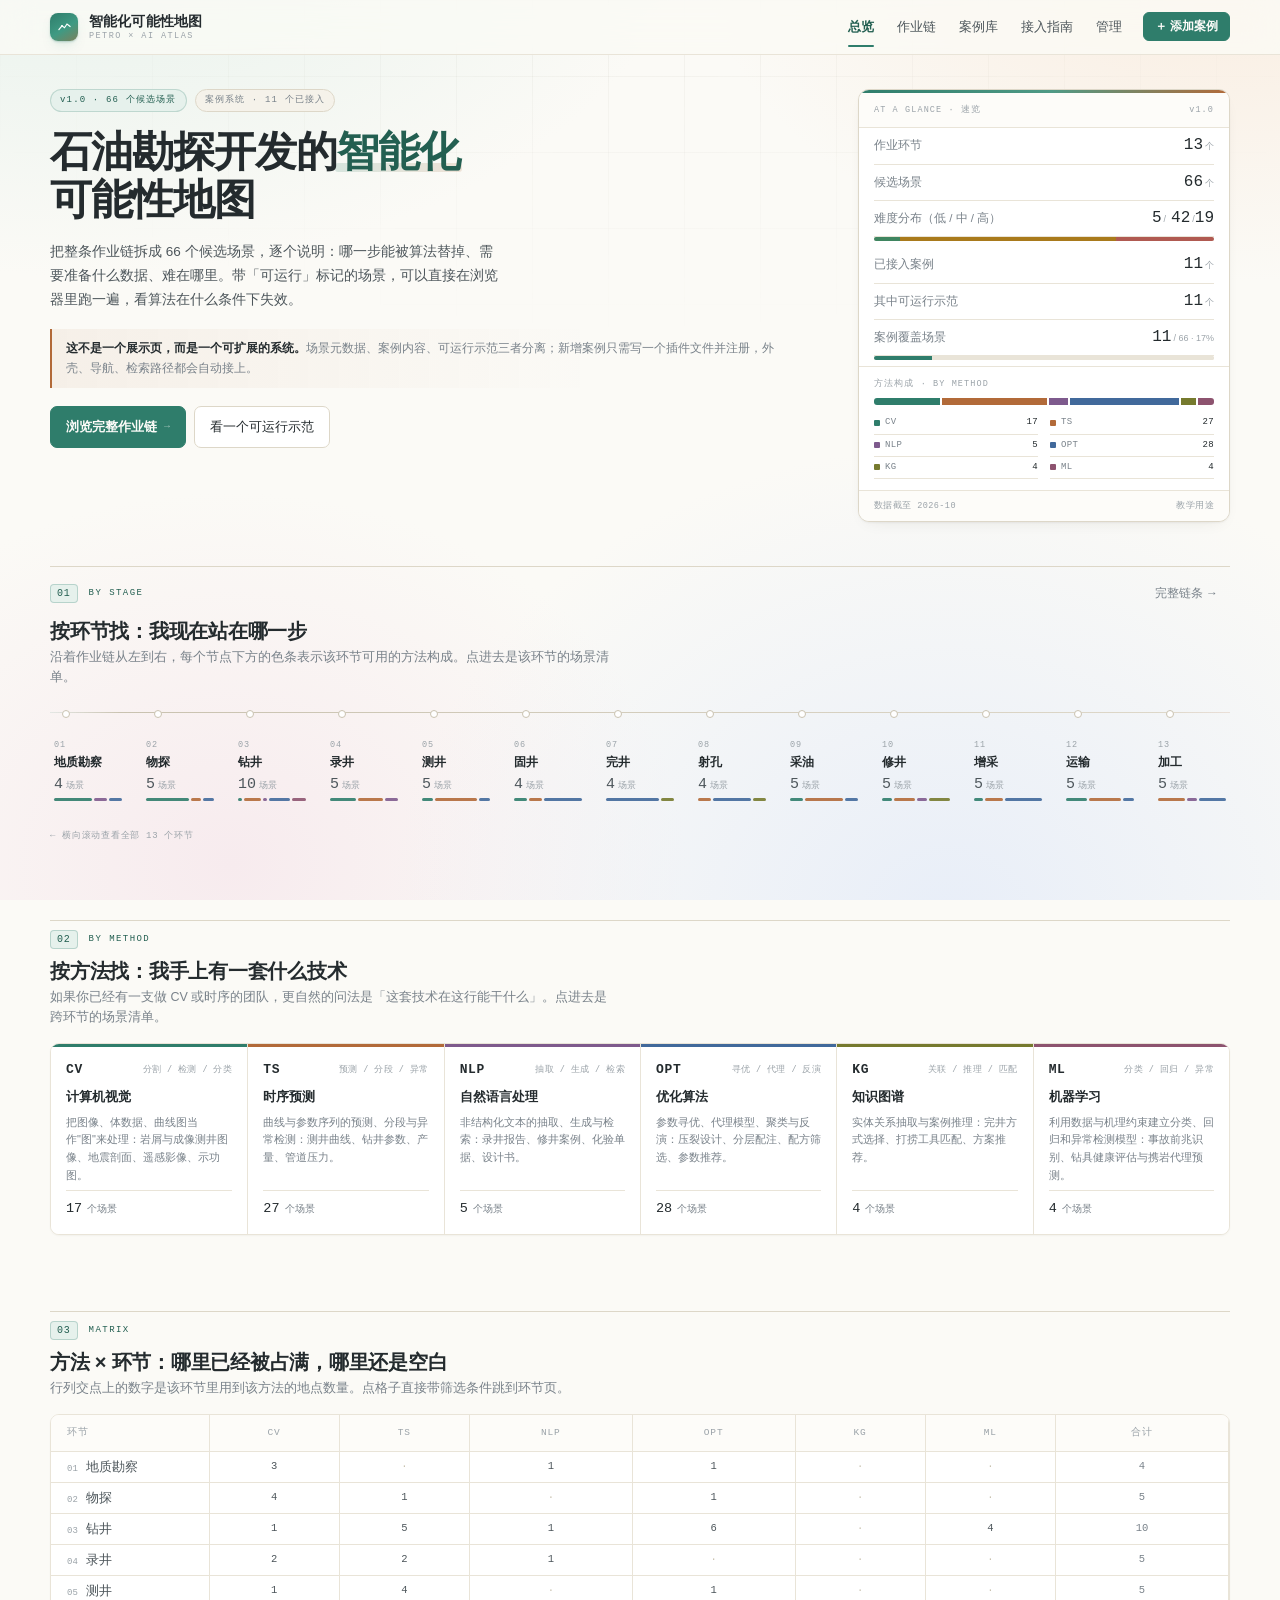
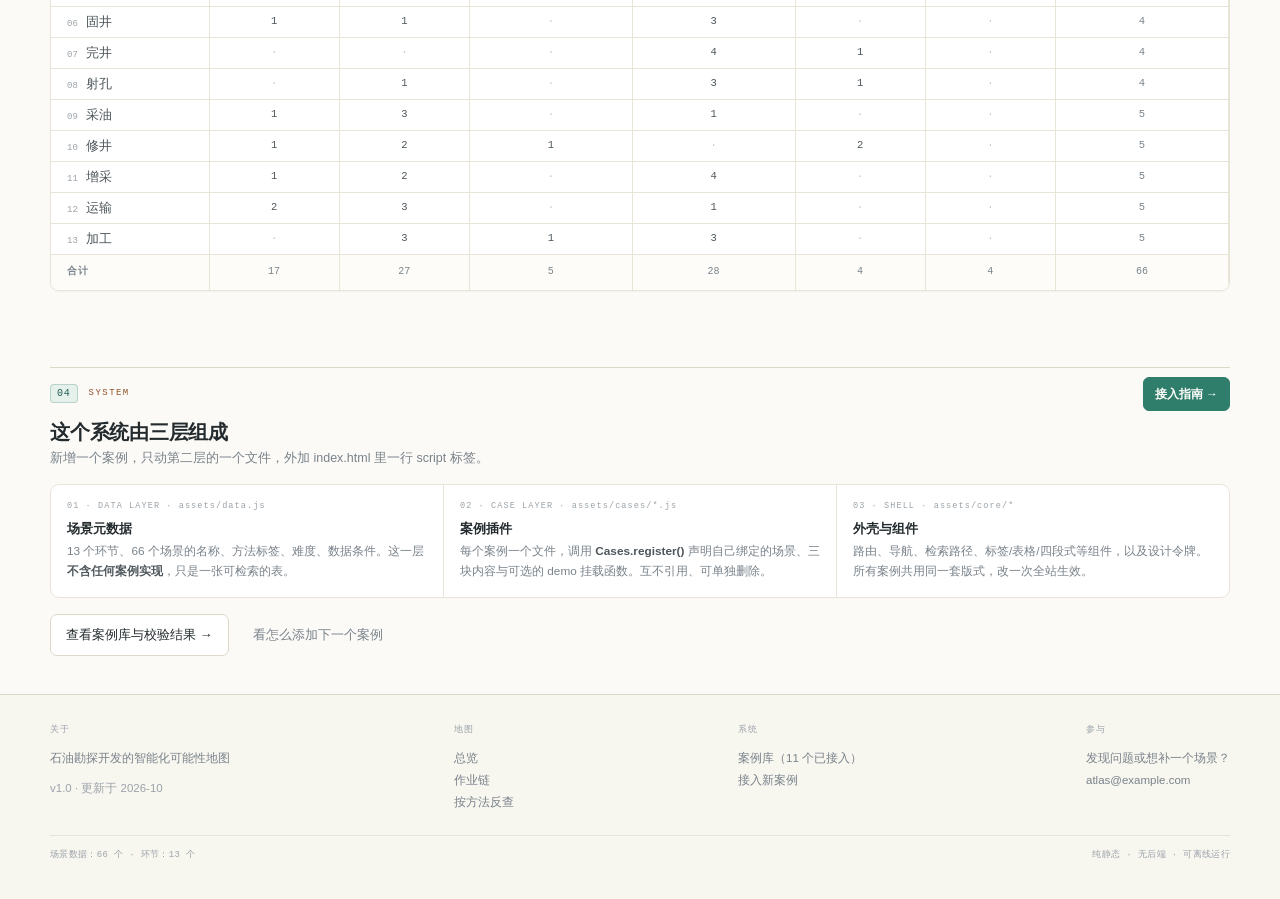
<file: index.html>
<!DOCTYPE html>
<html lang="zh-CN">
<head>
<meta charset="UTF-8">
<meta name="viewport" content="width=device-width, initial-scale=1">
<title>石油勘探开发的智能化可能性地图</title>
<meta name="description" content="按石油作业链条逐环节展示可被深度学习改造的候选场景，标注 AI 介入点、数据条件与难度等级；带可运行的案例示范。">

<link rel="stylesheet" href="assets/core/tokens.css?v=20261103fusion1">
<link rel="stylesheet" href="assets/core/layout.css?v=20261103fusion1">
<link rel="stylesheet" href="assets/core/ui.css?v=20261103fusion1">
</head>
<body>

<div id="view">
  <main class="wrap" style="padding:120px 0">
    <div class="empty"><b>正在加载</b>如果这行字一直不消失，说明脚本没有正确执行，
    请检查浏览器控制台。</div>
  </main>
</div>

<noscript>
  <div class="wrap" style="padding:80px 0">
    <div class="empty"><b>需要启用 JavaScript</b>本站是纯前端渲染的，所有页面由本地脚本生成。</div>
  </div>
</noscript>

<!-- =========================================================
     脚本加载顺序（改这里之前先读 docs/如何添加新案例.md）
     1. data.js         场景元数据
     2. registry.js     案例注册表
     3. kit.js          渲染工具箱
     4. cases/*         案例插件 —— 新增案例加在这一段
     5. case-demo-host  示范宿主（整页 iframe / 模块 Shadow DOM）
     6. case-upload     案例包导入（读 localStorage，必须在 shell 前）
     7. drilling-packages  十个网站自带案例，无需浏览器导入
     8. shell.js        外壳，必须最后
     ========================================================= -->
<script src="assets/data.js?v=20261103fusion1"></script>
<script src="assets/core/registry.js?v=20261103fusion1"></script>
<script src="assets/core/kit.js?v=20261022i"></script>

<script src="assets/cases/welllog-layer.case.js?v=20261022i"></script>
<script src="assets/cases/welllog-layer.demo.js?v=20261022i"></script>
<!-- ↑ 新案例加在这里：<script src="assets/cases/你的案例.case.js"></script> -->

<!-- 上传的案例包（localStorage）在这里恢复注册，必须在 shell.js 之前 -->
<script src="assets/core/case-demo-host.js?v=20261103fusion1"></script>
<script src="assets/vendor/jszip-3.10.1.min.js"></script>
<script src="assets/core/case-upload.js?v=20261103fusion1"></script>
<script src="assets/cases/drilling-packages.js?v=20261103fusion1"></script>

<script src="assets/core/admin.js?v=20261022i"></script>

<script src="assets/core/shell.js?v=20261103fusion1"></script>

</body>
</html>
</file>
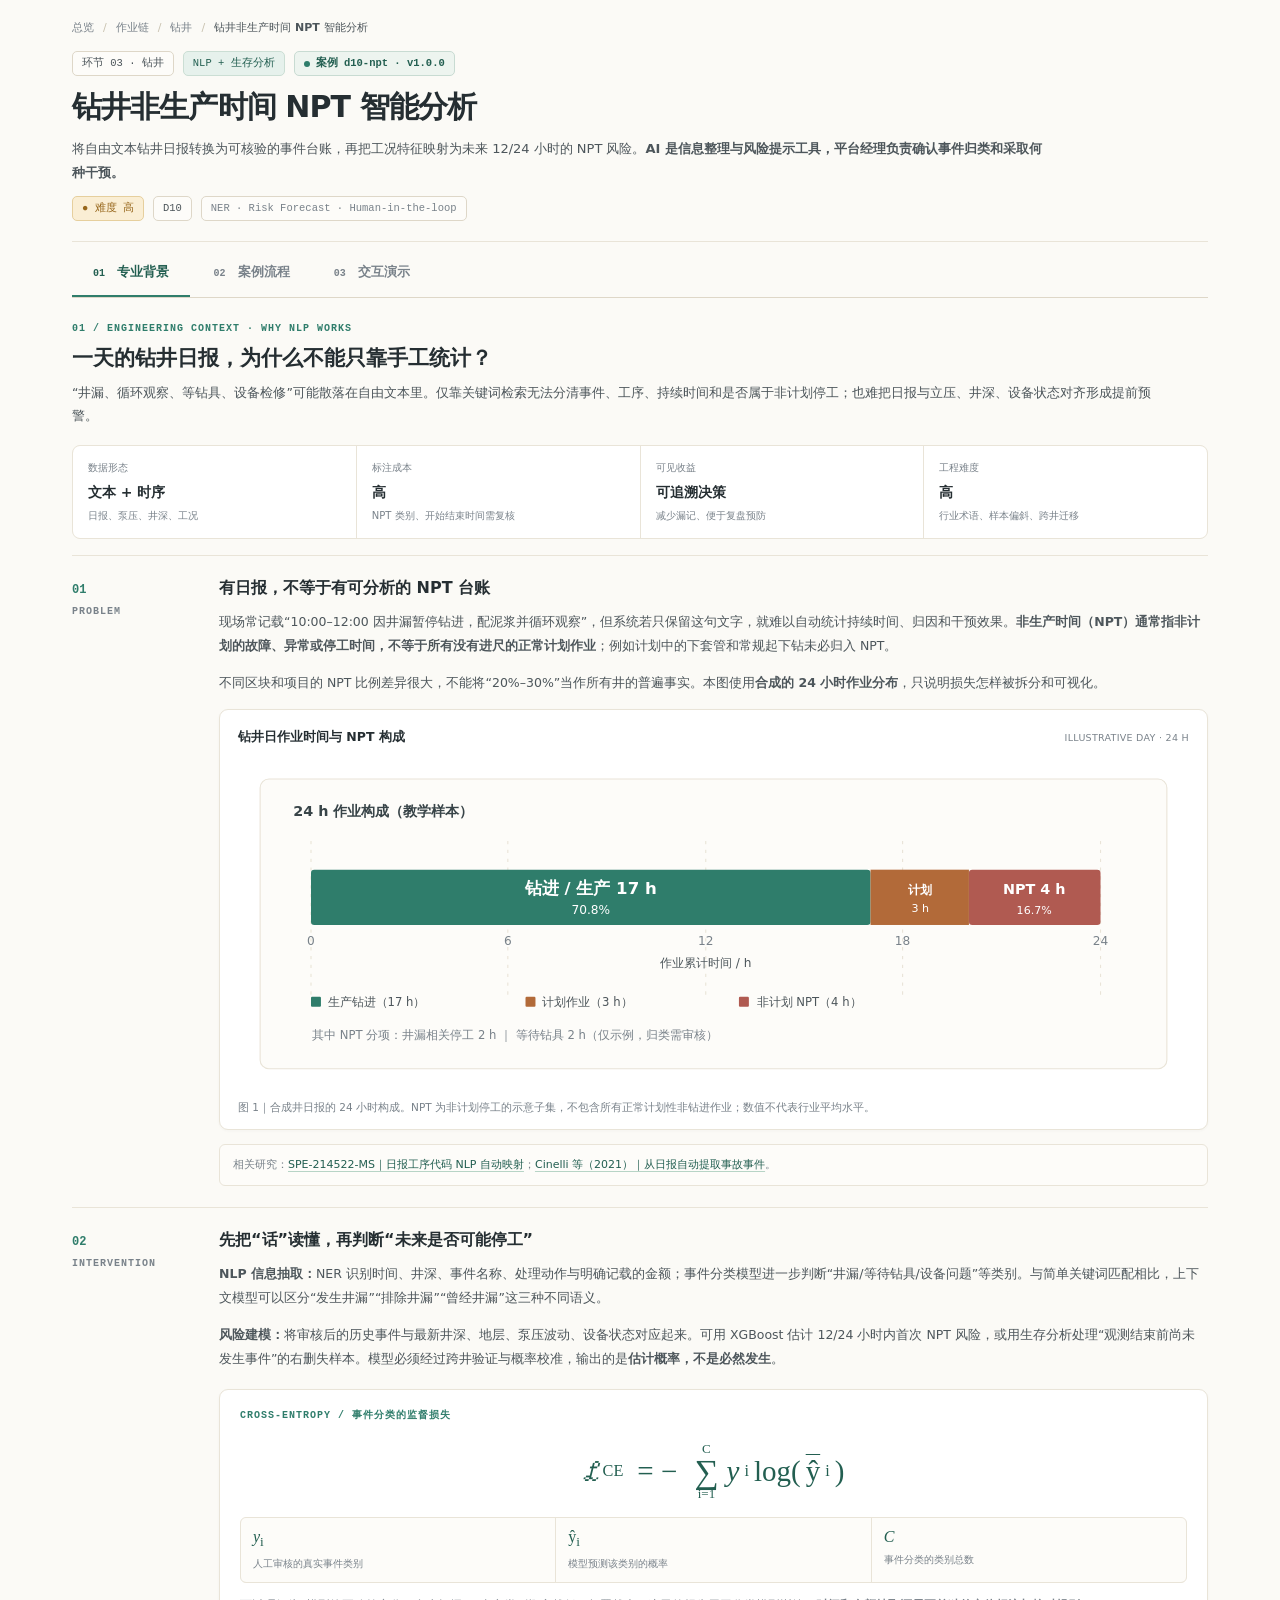
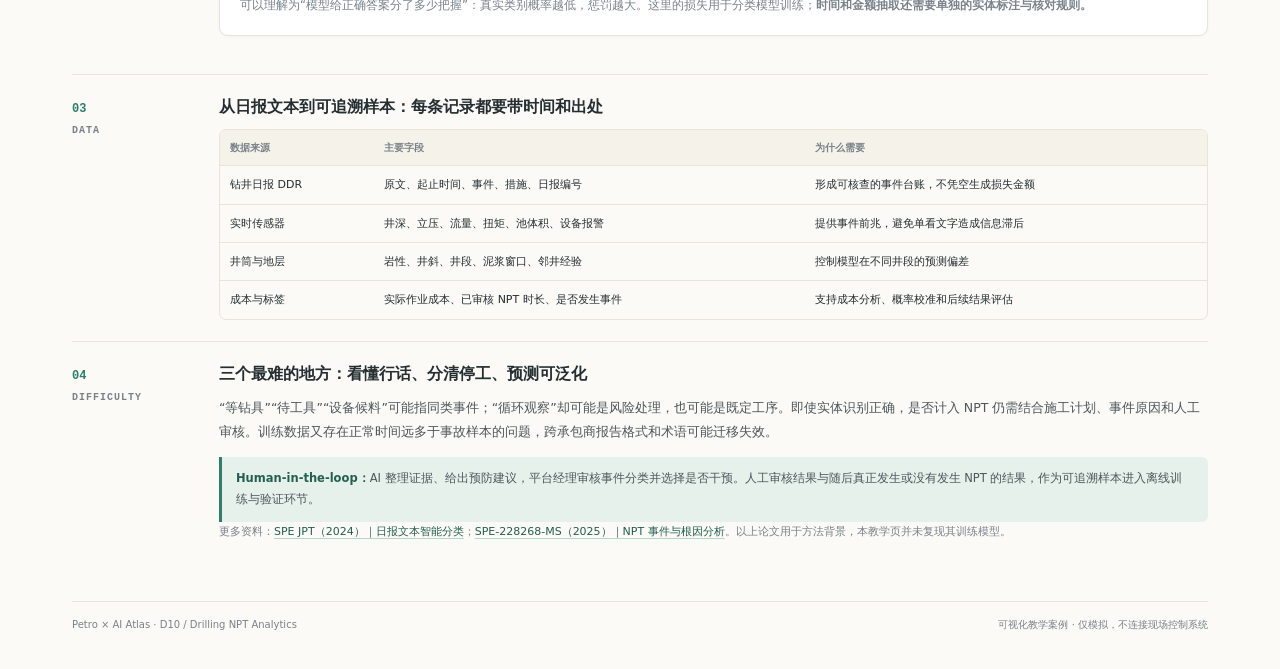
<file: cases/d10-npt/demo/index.html>
<!doctype html>
<html lang="zh-CN">
<head>
  <meta charset="utf-8">
  <meta name="viewport" content="width=device-width,initial-scale=1">
  <meta name="color-scheme" content="light">
  <meta name="description" content="钻井非生产时间 NPT 智能分析：日报文本解析、未来风险预测与平台经理人工授权教学案例。">
  <title>钻井非生产时间 NPT 智能分析 · Petro × AI Atlas</title>
  <link rel="stylesheet" href="demo.css">
  <script src="demo.js" defer></script>
</head>
<body>
<div class="shell">
  <header class="doc-head">
    <nav class="crumb" aria-label="页面层级"><span>总览</span><b>/</b><span>作业链</span><b>/</b><span>钻井</span><b>/</b><strong>钻井非生产时间 NPT 智能分析</strong></nav>
    <div class="dh-kicker"><span class="tag">环节 03 · 钻井</span><span class="tag method">NLP + 生存分析</span><span class="tag case"><i class="tag-dot"></i>案例 d10-npt · v1.0.0</span></div>
    <h1 class="dh-title">钻井非生产时间 NPT 智能分析</h1>
    <p class="dh-sub">将自由文本钻井日报转换为可核验的事件台账，再把工况特征映射为未来 12/24 小时的 NPT 风险。<b>AI 是信息整理与风险提示工具，平台经理负责确认事件归类和采取何种干预。</b></p>
    <div class="dh-tags"><span class="dtag" data-d="高">● 难度 高</span><span class="tag">D10</span><span class="tag pale">NER · Risk Forecast · Human-in-the-loop</span></div>
  </header>
  <nav class="tabs" role="tablist" aria-label="案例三个板块">
    <button type="button" class="tab active" id="tab-bg" data-tab="bg" role="tab" aria-selected="true" aria-controls="panel-bg"><span>01</span> 专业背景</button>
    <button type="button" class="tab" id="tab-flow" data-tab="flow" role="tab" aria-selected="false" aria-controls="panel-flow"><span>02</span> 案例流程</button>
    <button type="button" class="tab" id="tab-demo" data-tab="demo" role="tab" aria-selected="false" aria-controls="panel-demo"><span>03</span> 交互演示</button>
  </nav>

  <main>
    <section class="panel" id="panel-bg" role="tabpanel" aria-labelledby="tab-bg">
      <div class="eyebrow">01 / ENGINEERING CONTEXT · WHY NLP WORKS</div>
      <h2 class="panel-title">一天的钻井日报，为什么不能只靠手工统计？</h2>
      <p class="lead">“井漏、循环观察、等钻具、设备检修”可能散落在自由文本里。仅靠关键词检索无法分清事件、工序、持续时间和是否属于非计划停工；也难把日报与立压、井深、设备状态对齐形成提前预警。</p>
      <div class="judge">
        <div><small>数据形态</small><b>文本 + 时序</b><span>日报、泵压、井深、工况</span></div>
        <div><small>标注成本</small><b>高</b><span>NPT 类别、开始结束时间需复核</span></div>
        <div><small>可见收益</small><b>可追溯决策</b><span>减少漏记、便于复盘预防</span></div>
        <div><small>工程难度</small><b>高</b><span>行业术语、样本偏斜、跨井迁移</span></div>
      </div>

      <div class="sec4"><div class="sn">01<span>PROBLEM</span></div><div class="sec-body">
        <h3>有日报，不等于有可分析的 NPT 台账</h3>
        <p>现场常记载“10:00–12:00 因井漏暂停钻进，配泥浆并循环观察”，但系统若只保留这句文字，就难以自动统计持续时间、归因和干预效果。<strong>非生产时间（NPT）通常指非计划的故障、异常或停工时间，不等于所有没有进尺的正常计划作业</strong>；例如计划中的下套管和常规起下钻未必归入 NPT。</p>
        <p>不同区块和项目的 NPT 比例差异很大，不能将“20%–30%”当作所有井的普遍事实。本图使用<strong>合成的 24 小时作业分布</strong>，只说明损失怎样被拆分和可视化。</p>
        <figure class="paper-figure"><div class="figure-head"><strong>钻井日作业时间与 NPT 构成</strong><span>ILLUSTRATIVE DAY · 24 H</span></div>
          <svg viewBox="0 0 860 300" role="img" xmlns="http://www.w3.org/2000/svg" aria-label="一个模拟24小时钻井日报中，生产钻进17小时、计划作业3小时、非生产时间4小时；非生产时间包含井漏2小时和等待钻具2小时">
            <rect x="20" y="19" width="820" height="262" rx="8" fill="#fdfcf9" stroke="#e9e4d8"/>
            <text x="50" y="52" font-size="13" font-weight="600" fill="#384448">24 h 作业构成（教学样本）</text>
            <g stroke="#e9e4d8" stroke-dasharray="3 5"><path d="M66 75V215M244 75V215M423 75V215M601 75V215M780 75V215"/></g>
            <rect x="66" y="101" width="506" height="50" fill="#2f7d6b" rx="3"/>
            <rect x="572" y="101" width="89" height="50" fill="#b26a39"/>
            <rect x="661" y="101" width="119" height="50" fill="#b05a51" rx="3"/>
            <text x="319" y="123" text-anchor="middle" fill="white" font-size="15" font-weight="700">钻进 / 生产 17 h</text>
            <text x="319" y="141" text-anchor="middle" fill="white" font-size="11">70.8%</text>
            <text x="617" y="123" text-anchor="middle" fill="white" font-size="11" font-weight="600">计划</text>
            <text x="617" y="139" text-anchor="middle" fill="white" font-size="10">3 h</text>
            <text x="720" y="123" text-anchor="middle" fill="white" font-size="13" font-weight="700">NPT 4 h</text>
            <text x="720" y="141" text-anchor="middle" fill="white" font-size="10">16.7%</text>
            <g fill="#79828a" font-size="11" text-anchor="middle"><text x="66" y="169">0</text><text x="244" y="169">6</text><text x="423" y="169">12</text><text x="601" y="169">18</text><text x="780" y="169">24</text></g>
            <text x="423" y="189" text-anchor="middle" fill="#4d565b" font-size="11">作业累计时间 / h</text>
            <rect x="66" y="216" width="9" height="9" fill="#2f7d6b" rx="1"/><text x="81" y="224" fill="#4d565b" font-size="10.5">生产钻进（17 h）</text>
            <rect x="260" y="216" width="9" height="9" fill="#b26a39" rx="1"/><text x="275" y="224" fill="#4d565b" font-size="10.5">计划作业（3 h）</text>
            <rect x="453" y="216" width="9" height="9" fill="#b05a51" rx="1"/><text x="469" y="224" fill="#4d565b" font-size="10.5">非计划 NPT（4 h）</text>
            <text x="67" y="254" fill="#79828a" font-size="10.5">其中 NPT 分项：井漏相关停工 2 h ｜ 等待钻具 2 h（仅示例，归类需审核）</text>
          </svg>
          <figcaption>图 1｜合成井日报的 24 小时构成。NPT 为非计划停工的示意子集，不包含所有正常计划性非钻进作业；数值不代表行业平均水平。</figcaption>
        </figure>
        <div class="refs">相关研究：<a href="https://doi.org/10.2118/214522-MS" target="_blank" rel="noopener noreferrer">SPE-214522-MS｜日报工序代码 NLP 自动映射</a>；<a href="https://doi.org/10.1016/j.petrol.2021.108939" target="_blank" rel="noopener noreferrer">Cinelli 等（2021）｜从日报自动提取事故事件</a>。</div>
      </div></div>

      <div class="sec4"><div class="sn">02<span>INTERVENTION</span></div><div class="sec-body">
        <h3>先把“话”读懂，再判断“未来是否可能停工”</h3>
        <p><strong>NLP 信息抽取：</strong>NER 识别时间、井深、事件名称、处理动作与明确记载的金额；事件分类模型进一步判断“井漏/等待钻具/设备问题”等类别。与简单关键词匹配相比，上下文模型可以区分“发生井漏”“排除井漏”“曾经井漏”这三种不同语义。</p>
        <p><strong>风险建模：</strong>将审核后的历史事件与最新井深、地层、泵压波动、设备状态对应起来。可用 XGBoost 估计 12/24 小时内首次 NPT 风险，或用生存分析处理“观测结束前尚未发生事件”的右删失样本。模型必须经过跨井验证与概率校准，输出的是<strong>估计概率，不是必然发生</strong>。</p>
        <div class="math-card"><div class="math-top">CROSS-ENTROPY / 事件分类的监督损失</div>
          <div class="math-formula" role="math" aria-label="L 等于负的从 i 等于一到 C 的求和，y i 乘以 log y 帽 i"><i>ℒ</i><sub>CE</sub><span class="eq">= −</span><span class="sumblock"><span class="sup">C</span><span class="sum">∑</span><span class="sub">i=1</span></span><i>y</i><sub>i</sub> log(<span class="hat">ŷ</span><sub>i</sub>)</div>
          <div class="math-legend"><div><b><i>y</i><sub>i</sub></b><small>人工审核的真实事件类别</small></div><div><b><span class="hat">ŷ</span><sub>i</sub></b><small>模型预测该类别的概率</small></div><div><b><i>C</i></b><small>事件分类的类别总数</small></div></div>
          <p class="math-note">可以理解为“模型给正确答案分了多少把握”：真实类别概率越低，惩罚越大。这里的损失用于分类模型训练；<strong>时间和金额抽取还需要单独的实体标注与核对规则。</strong></p>
        </div>
      </div></div>

      <div class="sec4"><div class="sn">03<span>DATA</span></div><div class="sec-body">
        <h3>从日报文本到可追溯样本：每条记录都要带时间和出处</h3>
        <div class="table-wrap"><table class="dtable"><thead><tr><th>数据来源</th><th>主要字段</th><th>为什么需要</th></tr></thead><tbody>
          <tr><td>钻井日报 DDR</td><td>原文、起止时间、事件、措施、日报编号</td><td>形成可核查的事件台账，不凭空生成损失金额</td></tr>
          <tr><td>实时传感器</td><td>井深、立压、流量、扭矩、池体积、设备报警</td><td>提供事件前兆，避免单看文字造成信息滞后</td></tr>
          <tr><td>井筒与地层</td><td>岩性、井斜、井段、泥浆窗口、邻井经验</td><td>控制模型在不同井段的预测偏差</td></tr>
          <tr><td>成本与标签</td><td>实际作业成本、已审核 NPT 时长、是否发生事件</td><td>支持成本分析、概率校准和后续结果评估</td></tr>
        </tbody></table></div>
      </div></div>

      <div class="sec4"><div class="sn">04<span>DIFFICULTY</span></div><div class="sec-body">
        <h3>三个最难的地方：看懂行话、分清停工、预测可泛化</h3>
        <p>“等钻具”“待工具”“设备候料”可能指同类事件；“循环观察”却可能是风险处理，也可能是既定工序。即使实体识别正确，是否计入 NPT 仍需结合施工计划、事件原因和人工审核。训练数据又存在正常时间远多于事故样本的问题，跨承包商报告格式和术语可能迁移失效。</p>
        <div class="callout"><b>Human-in-the-loop：</b>AI 整理证据、给出预防建议，平台经理审核事件分类并选择是否干预。人工审核结果与随后真正发生或没有发生 NPT 的结果，作为可追溯样本进入离线训练与验证环节。</div>
        <p class="small-note">更多资料：<a href="https://jpt.spe.org/ai-based-system-automates-textual-classification-of-daily-drilling-reports" target="_blank" rel="noopener noreferrer">SPE JPT（2024）｜日报文本智能分类</a>；<a href="https://doi.org/10.2118/228268-MS" target="_blank" rel="noopener noreferrer">SPE-228268-MS（2025）｜NPT 事件与根因分析</a>。以上论文用于方法背景，本教学页并未复现其训练模型。</p>
      </div></div>
    </section>

    <section class="panel" id="panel-flow" role="tabpanel" aria-labelledby="tab-flow" hidden>
      <div class="eyebrow">02 / WORKFLOW · MACHINE ANALYZES, HUMAN AUTHORIZES</div>
      <h2 class="panel-title">从“读日报”到“提前预防”的五步闭环</h2>
      <p class="lead">这条流程并不是把日报丢给模型就自动管钻机；它先把文字转换成可靠数据，再输出有依据的 NPT 风险，最后由平台经理审核和行动。</p>
      <div class="pipeline">
        <article class="pipe"><div class="pipe-head"><span>01 / DATA</span><span class="pipe-symbol">▤</span></div><h3>日报数据采集</h3><p>输入：自由文本日报、井深、泵压、设备日志。</p><p>先核对时间格式和工况来源。</p><div class="pipe-foot">输出 → 可定位的原始事件片段</div></article>
        <article class="pipe"><div class="pipe-head"><span>02 / NLP</span><span class="pipe-symbol">⌕</span></div><h3>实体抽取与归类</h3><p>从句子里抽取时间、事件、措施和明确的费用，判别是否属于 NPT。</p><div class="pipe-foot">输出 → 结构化事件台账</div></article>
        <article class="pipe"><div class="pipe-head"><span>03 / RISK</span><span class="pipe-symbol">⌁</span></div><h3>未来风险预测</h3><p>结合最近井深、压力异常和设备状态，评估未来 12/24 h 的事件风险。</p><div class="pipe-foot">输出 → 概率、证据与建议</div></article>
        <article class="pipe human"><div class="pipe-head"><span>04 / HUMAN</span><svg class="human-icon" viewBox="0 0 30 30" aria-hidden="true"><circle cx="15" cy="8" r="4"/><path d="M6 27v-8a9 9 0 0 1 18 0v8M11 20v7m8-7v7"/></svg></div><h3>平台经理决策门</h3><p>复核天气、钻具供给、井控及设备状态。选择提前干预或忽略建议。</p><div class="pipe-foot">Human-in-the-loop · 人工授权</div></article>
        <article class="pipe"><div class="pipe-head"><span>05 / AUDIT</span><span class="pipe-symbol">↺</span></div><h3>执行与结果回流</h3><p>登记动作和结果；后续是否发生 NPT，经过审核再用于模型校准。</p><div class="pipe-foot">输出 → 高质量人工标签</div></article>
      </div>
      <div class="handoff"><span>机器：抽取、估计与解释</span><strong>→ 机器建议 · 人工授权 →</strong><span>平台经理：现场研判与执行</span></div>
      <div class="flow-grid">
        <article class="card">
          <div class="card-head"><strong>核心代码｜日报 NLP 实体抽取</strong><span>PYTHON-LIKE / NER + RISK</span></div>
          <div class="code-card"><pre><code><span class="cm"># 说明性伪代码：真实任务需领域标注与微调</span>
from spacy import load
nlp = load("zh_core_web_sm")  <span class="cm"># 示例；领域数据需微调</span>
report = "10:00-12:00 因井漏暂停钻进，配泥浆"
doc = nlp(report)
entities = [(e.text, e.label_) for e in doc.ents]
entities += extract_domain_events(report) <span class="cm"># 井漏/措施规则</span>
period = parse_time_interval(report)  <span class="cm"># 2.0 h</span>
record = human_review(entities, period, npt_flag=True)

<span class="cm"># 仅使用预测时刻之前已知的工况特征</span>
features = join_telemetry(record, as_of=forecast_time)
risk_12h = calibrated_model.predict_proba(features)[1]
proposal = build_prevention_plan(risk_12h)
<span class="hl">request_rig_manager_approval(proposal)  # 人先拍板</span></code></pre></div>
          <p class="plain-explain"><b>翻译成人话：</b>先给每句日报贴上“几点开始、什么事故、做了什么”的标签，再与对应时刻的仪器数据匹配。模型算出下一段的风险，但必须让平台经理审核；未明确写出的费用不能自动编造。</p>
        </article>
        <article class="card">
          <div class="card-head"><strong>为什么需要生存分析与概率校准？</strong><span>WHY RISK ESTIMATION WORKS</span></div>
          <p>普通分类只能给出“这段样本有无事故”；生存分析还能描述“未来多久可能首次出现事件”，并妥善处理观察到一半时尚未发生事故的样本（右删失）。</p>
          <div class="math-card compact"><div class="math-top">SURVIVAL / CUMULATIVE EVENT PROBABILITY</div><div class="math-formula small" role="math" aria-label="未来 h 小时首次事件概率等于一减去累计风险的指数"><i>P</i>(<i>T</i> ≤ <i>h</i> | <i>x</i>) = 1 − exp(−<i>H</i>(<i>h</i> | <i>x</i>))</div><p class="math-note"><i>H</i> 为累计风险强度，由井深、地层、泵压和设备状态决定。累积事件概率必须随预测时间窗延长而不下降；干预后的曲线是另一个预测情景，不是已实测的“降风险事实”。</p></div>
          <div class="callout"><b>关键工程边界：</b>本演示实际使用正则表达式、领域词典和可解释的教学风险函数，不是已训练完成的 BERT、spaCy NER 或生存模型。真实部署还需要跨井验证、阈值设定、校准及工况漂移监测。</div>
          <div class="flow-check"><span>信息不泄漏</span><span>事件归属审核</span><span>概率校准</span><span>人工授权</span></div>
        </article>
      </div>
    </section>

    <section class="panel" id="panel-demo" role="tabpanel" aria-labelledby="tab-demo" hidden>
      <div class="eyebrow">03 / TEXT → EVENT → RISK → HUMAN DECISION</div>
      <h2 class="panel-title">从一句钻井日报，看到未来 NPT 风险</h2>
      <p class="lead">左侧演示文本实体识别、自动化事件台账与未来 24 h 风险；右侧保留人工审核和预防决策。所有比例、费用和风险数值均为教学假设。</p>
      <div class="status" id="status" role="status" aria-live="polite"><span class="status-dot"></span><strong id="status-title">待解析日报 · 等待平台经理审核</strong><span id="status-detail">MONITORING</span></div>
      <div class="lab-grid">
        <div class="lab-left">
          <article class="card parser-card">
            <div class="card-head"><strong>钻井日报 NLP 解析器</strong><span>RAW TEXT → ENTITY HIGHLIGHT</span></div>
            <label class="field-label" for="report-text">原始日报（可编辑后重新解析）</label>
            <textarea id="report-text" spellcheck="false" rows="5">07:00-10:00 正常钻进至3160m，立压18.2MPa。
10:00-12:00 因井漏暂停钻进，配泥浆并循环观察，估算停工损失2.4万元。
13:00-14:30 等钻具到井场，暂停作业。
16:00-17:00 泵压波动，检查泥浆泵（待核实是否计入NPT）。</textarea>
            <div class="parser-toolbar"><button class="btn primary" type="button" id="parse-btn">一键 NLP 解析</button><button class="btn secondary" type="button" id="sample-btn">恢复示例日报</button><span class="hint" id="parser-message">等待识别时间、事件与处理措施</span></div>
            <div class="highlight-output" id="highlight-output" aria-live="polite">解析后将展示原文高亮：<span class="entity time">时间</span>、<span class="entity event">异常</span>、<span class="entity action">措施</span>、<span class="entity cost">费用</span>。</div>
            <div class="entity-legend"><span><i class="sw time"></i>时间</span><span><i class="sw event"></i>异常 / 事件</span><span><i class="sw action"></i>处理措施</span><span><i class="sw cost"></i>明确记载金额</span></div>
            <p class="figcap">图 2｜自由文本日报的实体识别与语义高亮。时间与工序自动抽取后仍需人工核定 NPT 分类；只有文中写明的金额才会录入。</p>
          </article>
          <article class="card ledger-card">
            <div class="card-head"><strong>事件台账 · 可人工修正 NPT 归属</strong><span>STRUCTURED DDR EVENTS</span></div>
            <div class="table-wrap"><table class="dtable" id="event-table"><thead><tr><th>起止</th><th>事件 / 操作</th><th>时长</th><th>明确费用</th><th>人工归属</th></tr></thead><tbody id="event-body"><tr><td colspan="5" class="empty-row">请先点击“一键 NLP 解析”</td></tr></tbody></table></div>
            <div class="ledger-foot"><span>已确认 NPT：<b id="npt-hours">0.0 h</b></span><span>待审核：<b id="unknown-count">0</b> 条</span><span>已提取金额：<b id="explicit-cost">0 元</b></span></div>
          </article>
          <article class="card chart-card">
            <div class="card-head"><strong>未来 24 小时 NPT 累计发生概率</strong><span>SCENARIO FORECAST / NOT OBSERVED</span></div>
            <svg id="risk-chart" viewBox="0 0 820 285" role="img" aria-label="横轴为预测未来0到24小时，纵轴为累计发生至少一次NPT事件的估计概率百分比；未干预与已授权干预的两条情景曲线"></svg>
            <div class="legend"><span><i class="ln base"></i>未干预预测</span><span><i class="ln acted"></i>采取干预后情景</span><span><i class="ln threshold"></i>教学关注阈值</span></div>
            <p class="figcap">图 3｜不同干预情景下的累计事件概率。曲线来自合成风险函数；未实施措施前，绿色曲线只是“如果采取措施”的假设对照。</p>
          </article>
          <article class="card small-chart-card"><div class="card-head"><strong>时段风险强度与关注时段</strong><span>HAZARD / 2-HOUR WINDOWS</span></div><svg id="hazard-chart" viewBox="0 0 820 180" role="img" aria-label="未来0到24小时分十二个两小时窗口的教学风险强度柱状图，纵轴为每小时风险强度"></svg><p class="figcap">图 4｜按 2 小时窗口显示模拟事件强度，辅助解释“风险集中在什么时候”；它与累计概率不是同一指标。</p></article>
          <article class="card trace-card"><div class="card-head"><strong>AI 证据链 · 为什么不能把“词”直接当“预警”？</strong><span>TRACEABILITY / DATA QUALITY</span></div>
            <div class="trace-grid"><div><b>01 原文有证据</b><span>日报记录了发生时间与处理动作；缺失金额不会自动填充。</span></div><div><b>02 分类可复核</b><span>“井漏”描述须结合是否停工，NPT 标签允许人工修订。</span></div><div><b>03 预测看历史</b><span>风险仅使用预测时刻已知的工况，不能偷看未来处置结果。</span></div></div>
          </article>
        </div>
        <div class="lab-right">
          <article class="card metric-card"><div class="card-head"><strong>当前生产信息 · 风险摘要</strong><span>OPERATING SNAPSHOT</span></div><div class="readouts">
            <div><small>当前井深（教学）</small><b id="depth-out">3,160 m</b></div><div><small>压力波动偏差</small><b id="pressure-out">12%</b></div><div><small>未来 12 h NPT 风险</small><b id="p12-out">—</b></div><div><small>未来 24 h NPT 风险</small><b id="p24-out">—</b></div>
          </div><p class="small-note">风险为合成概率，不等同于“必然卡钻”，也不能与已发生 NPT 时长直接相加。</p></article>
          <article class="card ai-panel" id="ai-panel"><div class="card-head"><strong>AI Copilot · NPT 提前预警</strong><span>EXPLAINABLE ADVICE</span></div><div class="risk-chip" id="risk-chip">计算中</div><h3 id="ai-title">请先解析日报</h3><p id="ai-description">系统将结合文本归类、压力波动和设备状态生成风险解释。</p><div class="ai-evidence"><div><span>风险主因</span><strong id="evidence-1">—</strong></div><div><span>近日报信息</span><strong id="evidence-2">—</strong></div><div><span>建议动作</span><strong id="evidence-3">—</strong></div></div><p class="callout-note">AI 提供可审阅证据，不自动下达设备指令；“提前循环泥浆”等措施必须符合现场井控程序。</p></article>
          <article class="card controls-card"><div class="card-head"><strong>未来工况假设 · 风险敏感性</strong><span>WHAT-IF PARAMETERS</span></div>
            <label for="depth-input">井深 <output id="depth-value">3160 m</output></label><input type="range" min="2800" max="4200" step="20" value="3160" id="depth-input"><div class="range-ends"><span>2800 m</span><span>4200 m</span></div>
            <label for="pressure-input">立压波动幅度 <output id="pressure-value">12%</output></label><input type="range" min="0" max="30" step="1" value="12" id="pressure-input"><div class="range-ends"><span>稳定</span><span>明显波动</span></div>
            <label for="equipment-input">设备状态</label><select id="equipment-input"><option value="0">正常巡检</option><option value="1" selected>轻度异常，待复核</option><option value="2">明显故障征兆</option></select>
            <p class="small-note">拖动参数实时预览风险；此处调的是模拟输入，不等于向现场下达操作。</p>
          </article>
          <article class="card action-card"><div class="card-head"><strong>平台经理 · 最终决策门</strong><span>HUMAN AUTHORIZATION</span></div>
            <div class="handoff-mini"><span>机器：风险估计与建议</span><strong>→ 人工审核 →</strong><span>平台经理</span></div>
            <p class="decision-note" id="decision-note">请核实天气、供应链、井控及设备情况；只有人工操作才会写入决策日志。</p>
            <div class="actions"><button id="approve-btn" type="button" class="btn primary">采纳预警 · 提前干预</button><button id="ignore-btn" type="button" class="btn secondary">忽略预警 · 继续观察</button><button id="reset-btn" type="button" class="btn subtle">重置演示情景</button></div>
            <div class="confirmation" id="confirmation" aria-live="polite">Human-in-the-loop：等待平台经理授权</div>
          </article>
          <article class="card evidence-card"><div class="card-head"><strong>工程师复核清单</strong><span>BEFORE ANY ACTION</span></div><ul class="checklist"><li>是否已核对 NPT 事件发生时间和归属？</li><li>井控异常是否已有独立的现场确认？</li><li>当前天气、设备、供应链是否支持措施？</li><li>预测结果是否超出历史训练工况范围？</li></ul><p class="small-note">“采纳”仅改变教学预测情景；不能据此推断现实世界一定避免了 NPT。</p></article>
        </div>
      </div>
      <article class="card log-card"><div class="card-head"><strong>人机协同审计 · 人工修订与决策记录</strong><span>HUMAN → AUDIT → TRAINING QUEUE</span></div><div class="audit-summary"><span>待审核训练样本：<strong id="feedback-count">0</strong></span><span>演示模型：<strong id="model-version">rule-proxy v1.0</strong></span><span>决策状态：<strong id="decision-status">未授权</strong></span></div><ol id="audit-log"><li>系统就绪：等待日报解析和平台经理人工审核。</li></ol><p class="small-note">审计记录仅存于当前浏览器会话，不上传服务器；待审核样本需人工核实后才能进入正式模型训练。</p></article>
      <div class="bottom-note"><b>教学边界：</b>解析器采用中文关键词与正则规则，预测使用可解释的合成风险强度函数；页面并未调用已训练的工业 NER、BERT、XGBoost 或生存模型。所有 NPT 风险、避免损失和预防效果均不得用于真实施工决策。</div>
    </section>
  </main>
  <footer><span>Petro × AI Atlas · D10 / Drilling NPT Analytics</span><span>可视化教学案例 · 仅模拟，不连接现场控制系统</span></footer>
</div>
</body>
</html>
</file>
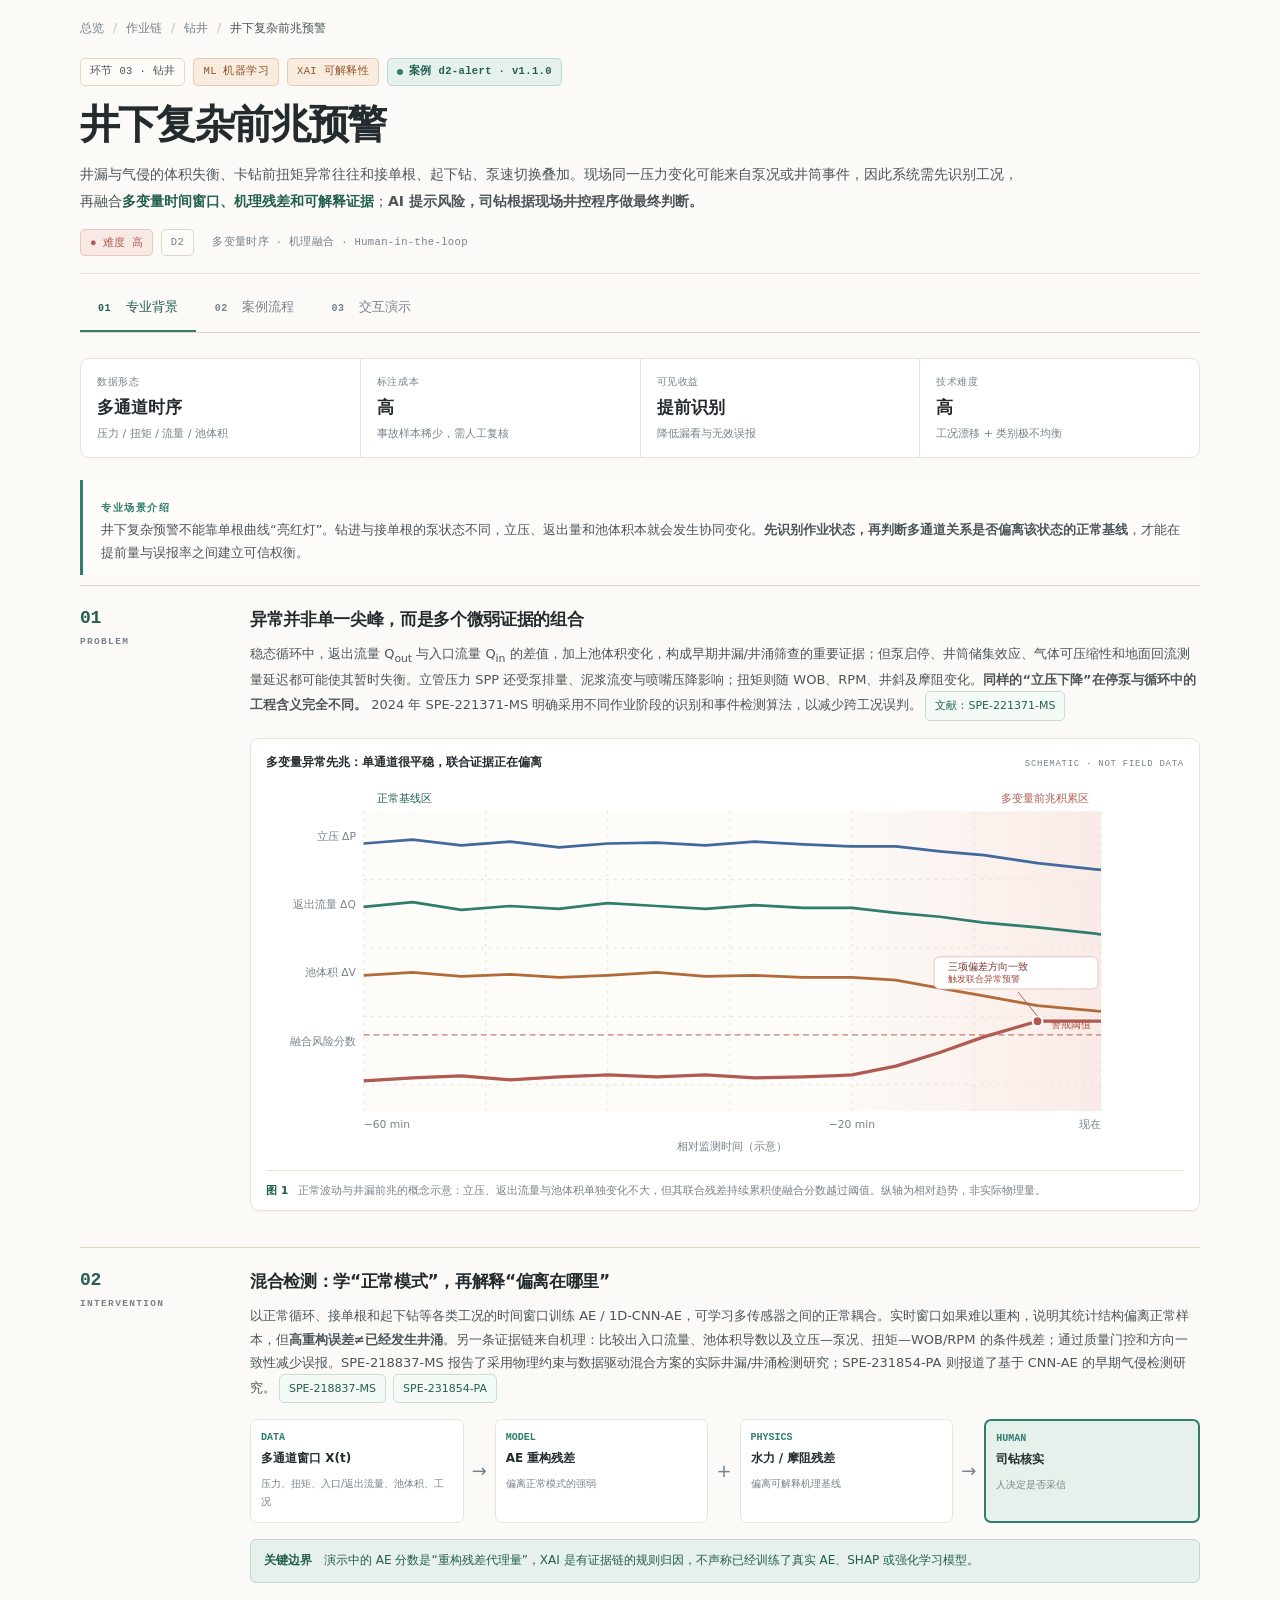
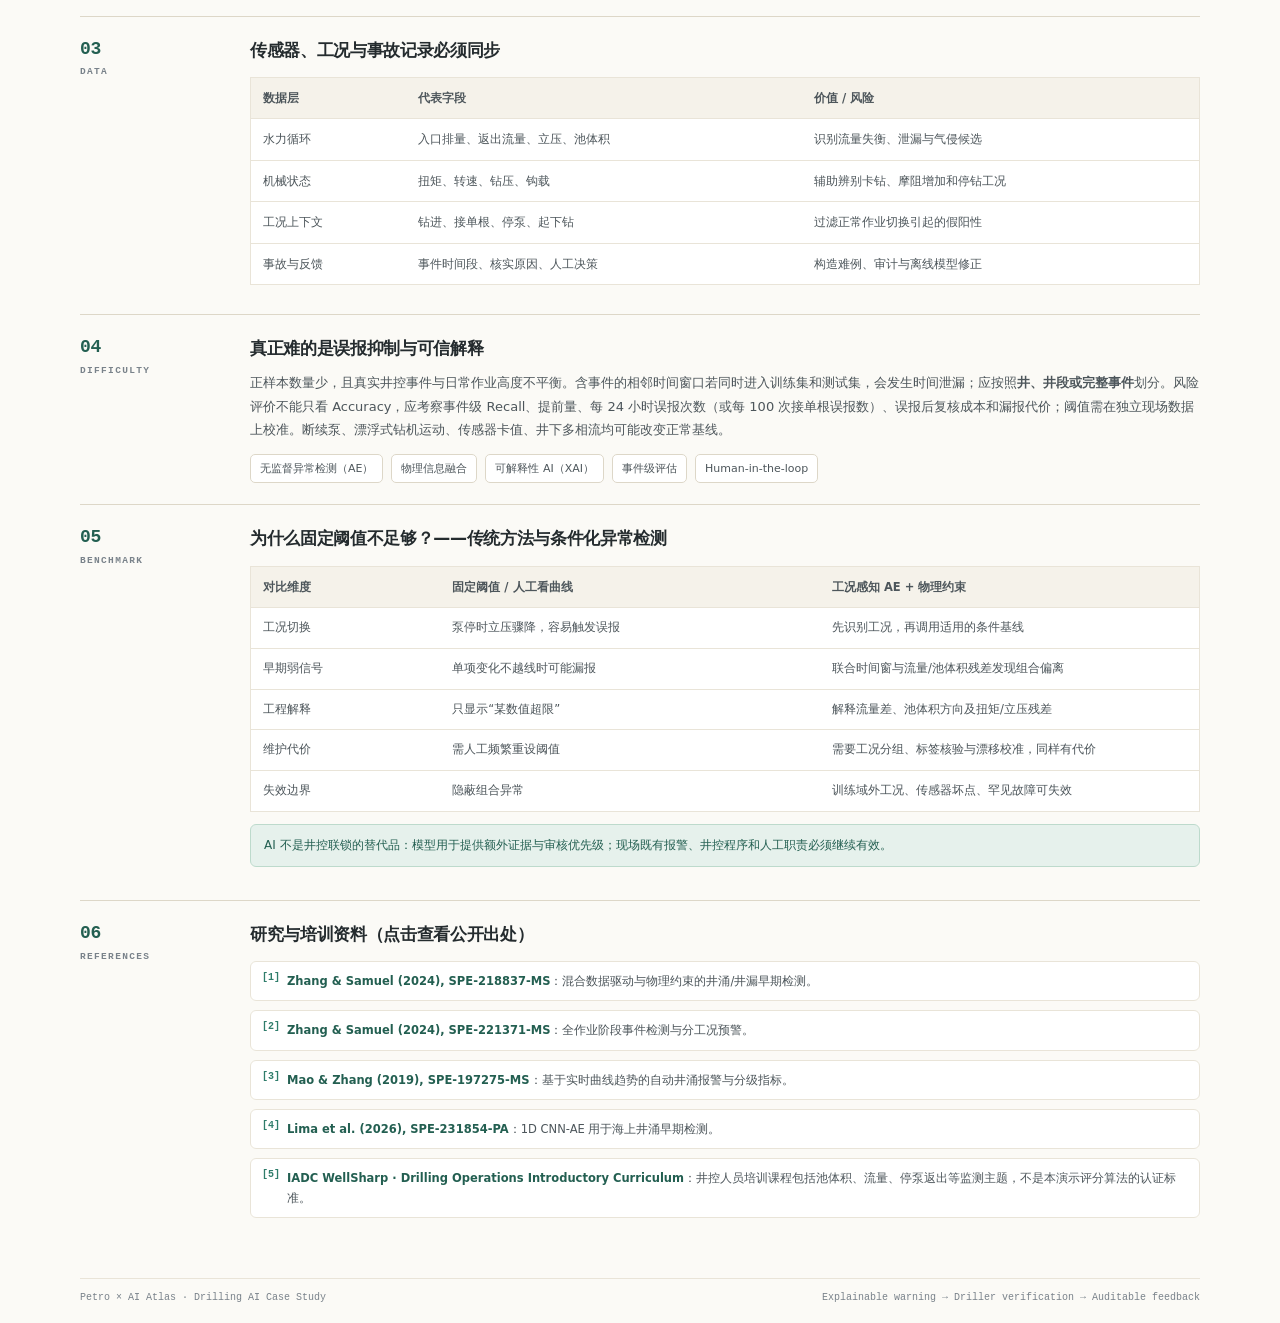
<file: cases/d2-alert/demo/index.html>
<!doctype html>
<html lang="zh-CN">
<head>
<meta charset="utf-8">
<meta name="viewport" content="width=device-width,initial-scale=1">
<meta name="color-scheme" content="light">
<title>井下复杂前兆预警 · Petro × AI Atlas</title>
<link rel="stylesheet" href="demo.css">
</head>
<body>
<div class="site-wrap">
  <header class="doc-head">
    <nav class="crumb" aria-label="当前位置"><span>总览</span><i>/</i><span>作业链</span><i>/</i><span>钻井</span><i>/</i><strong>井下复杂前兆预警</strong></nav>
    <div class="dh-kicker"><span class="tag stage-tag">环节 03 · 钻井</span><span class="tag method-tag">ML 机器学习</span><span class="tag method-tag">XAI 可解释性</span><span class="tag case-tag"><i class="live-dot"></i>案例 d2-alert · v1.1.0</span></div>
    <h1 class="dh-title">井下复杂前兆预警</h1>
    <p class="dh-sub">井漏与气侵的体积失衡、卡钻前扭矩异常往往和接单根、起下钻、泵速切换叠加。现场同一压力变化可能来自泵况或井筒事件，因此系统需先识别工况，再融合<span class="academic-highlight">多变量时间窗口、机理残差和可解释证据</span>；<strong>AI 提示风险，司钻根据现场井控程序做最终判断。</strong></p>
    <div class="dh-tags"><span class="dtag" data-d="高">● 难度 高</span><span class="tag">D2</span><span class="tag subtle">多变量时序 · 机理融合 · Human-in-the-loop</span></div>
  </header>
  <div class="tabs" role="tablist" aria-label="案例结构">
    <button class="tab on" type="button" role="tab" id="tab-bg" data-tab="bg" aria-controls="panel-bg" aria-selected="true"><span class="tab-no">01</span> 专业背景</button>
    <button class="tab" type="button" role="tab" id="tab-flow" data-tab="flow" aria-controls="panel-flow" aria-selected="false"><span class="tab-no">02</span> 案例流程</button>
    <button class="tab" type="button" role="tab" id="tab-demo" data-tab="demo" aria-controls="panel-demo" aria-selected="false"><span class="tab-no">03</span> 交互演示</button>
  </div>
  <main>
    <section class="panel" id="panel-bg" role="tabpanel" aria-labelledby="tab-bg">
      <div class="judge">
        <div class="jc"><span class="jl">数据形态</span><b>多通道时序</b><span>压力 / 扭矩 / 流量 / 池体积</span></div>
        <div class="jc"><span class="jl">标注成本</span><b>高</b><span>事故样本稀少，需人工复核</span></div>
        <div class="jc"><span class="jl">可见收益</span><b>提前识别</b><span>降低漏看与无效误报</span></div>
        <div class="jc"><span class="jl">技术难度</span><b>高</b><span>工况漂移 + 类别极不均衡</span></div>
      </div>
      <div class="lede-block"><span class="kicker">专业场景介绍</span><p>井下复杂预警不能靠单根曲线“亮红灯”。钻进与接单根的泵状态不同，立压、返出量和池体积本就会发生协同变化。<strong>先识别作业状态，再判断多通道关系是否偏离该状态的正常基线</strong>，才能在提前量与误报率之间建立可信权衡。</p></div>
      <div class="sec4"><div class="sn">01<span>PROBLEM</span></div><div class="sec4-body">
        <h2>异常并非单一尖峰，而是多个微弱证据的组合</h2>
        <p>稳态循环中，返出流量 <span class="math-inline">Q<sub>out</sub></span> 与入口流量 <span class="math-inline">Q<sub>in</sub></span> 的差值，加上池体积变化，构成早期井漏/井涌筛查的重要证据；但泵启停、井筒储集效应、气体可压缩性和地面回流测量延迟都可能使其暂时失衡。立管压力 SPP 还受泵排量、泥浆流变与喷嘴压降影响；扭矩则随 WOB、RPM、井斜及摩阻变化。<strong>同样的“立压下降”在停泵与循环中的工程含义完全不同。</strong> 2024 年 SPE-221371-MS 明确采用不同作业阶段的识别和事件检测算法，以减少跨工况误判。<a class="ref academic-ref" href="https://doi.org/10.2118/221371-MS" target="_blank" rel="noopener noreferrer">文献：SPE-221371-MS</a></p>
        <figure class="paper-figure">
          <div class="figure-top"><b>多变量异常先兆：单通道很平稳，联合证据正在偏离</b><span>SCHEMATIC · NOT FIELD DATA</span></div>
          <svg viewBox="0 0 940 390" role="img" aria-label="四个归一化时序通道，正常区、井漏前兆区以及联合异常融合得分，图中包含时轴、曲线与图例" xmlns="http://www.w3.org/2000/svg">
            <defs><linearGradient id="dangerbg" x1="0" x2="1"><stop offset="0" stop-color="#f9e9e5" stop-opacity=".12"/><stop offset="1" stop-color="#f9e9e5" stop-opacity=".92"/></linearGradient></defs>
            <rect x="100" y="31" width="755" height="307" fill="#fdfcf9" rx="4"/><rect x="600" y="31" width="255" height="307" fill="url(#dangerbg)"/>
            <g stroke="#e9e4d8" stroke-width="1"><path d="M100 101H855M100 171H855M100 241H855M100 311H855M100 31V338M225 31V338M350 31V338M475 31V338M600 31V338M725 31V338M855 31V338" stroke-dasharray="3 5"/></g>
            <g font-family="system-ui,sans-serif" font-size="11" fill="#79828a"><text x="92" y="60" text-anchor="end">立压 ΔP</text><text x="92" y="130" text-anchor="end">返出流量 ΔQ</text><text x="92" y="200" text-anchor="end">池体积 ΔV</text><text x="92" y="270" text-anchor="end">融合风险分数</text><text x="100" y="355">−60 min</text><text x="600" y="355" text-anchor="middle">−20 min</text><text x="855" y="355" text-anchor="end">现在</text><text x="477" y="378" text-anchor="middle">相对监测时间（示意）</text><text x="114" y="22" fill="#235f51">正常基线区</text><text x="843" y="22" text-anchor="end" fill="#b05a51">多变量前兆积累区</text></g>
            <path d="M100 64L150 60L200 66L250 62L300 68L350 64L400 63L450 66L500 62L550 65L600 67L645 67L690 72L735 76L790 84L855 91" fill="none" stroke="#41699b" stroke-width="2.8" stroke-linejoin="round"/>
            <path d="M100 129L150 124L200 132L250 128L300 131L350 125L400 128L450 131L500 127L550 130L600 130L645 135L690 139L735 145L790 150L855 157" fill="none" stroke="#2f7d6b" stroke-width="2.8" stroke-linejoin="round"/>
            <path d="M100 199L150 196L200 200L250 198L300 201L350 199L400 196L450 200L500 199L550 201L600 201L645 204L690 212L735 220L790 230L855 236" fill="none" stroke="#b26a39" stroke-width="2.8" stroke-linejoin="round"/>
            <path d="M100 307L150 304L200 302L250 306L300 303L350 301L400 303L450 301L500 304L550 303L600 301L645 292L690 278L735 262L790 246L855 246" fill="none" stroke="#b05a51" stroke-width="3.3" stroke-linejoin="round"/>
            <path d="M100 260H855" stroke="#b05a51" stroke-dasharray="6 4"/><text x="845" y="253" text-anchor="end" font-size="10" fill="#b05a51">警戒阈值</text>
            <circle cx="790" cy="246" r="5" fill="#b05a51" stroke="white" stroke-width="2"/><path d="M790 241L770 216" stroke="#b05a51"/><rect x="684" y="180" width="168" height="33" rx="6" fill="white" stroke="#e5c2bd"/><text x="698" y="194" font-size="10.5" fill="#7b3431" font-family="system-ui,sans-serif">三项偏差方向一致</text><text x="698" y="206" font-size="9.5" fill="#a04b43" font-family="system-ui,sans-serif">触发联合异常预警</text>
          </svg>
          <figcaption><b>图 1</b><span>正常波动与井漏前兆的概念示意：立压、返出流量与池体积单独变化不大，但其联合残差持续累积使融合分数越过阈值。纵轴为相对趋势，非实际物理量。</span></figcaption>
        </figure>
      </div></div>
      <div class="sec4"><div class="sn">02<span>INTERVENTION</span></div><div class="sec4-body">
        <h2>混合检测：学“正常模式”，再解释“偏离在哪里”</h2>
        <p>以正常循环、接单根和起下钻等各类工况的时间窗口训练 AE / 1D-CNN-AE，可学习多传感器之间的正常耦合。实时窗口如果难以重构，说明其统计结构偏离正常样本，但<strong>高重构误差≠已经发生井涌</strong>。另一条证据链来自机理：比较出入口流量、池体积导数以及立压—泵况、扭矩—WOB/RPM 的条件残差；通过质量门控和方向一致性减少误报。SPE-218837-MS 报告了采用物理约束与数据驱动混合方案的实际井漏/井涌检测研究；SPE-231854-PA 则报道了基于 CNN-AE 的早期气侵检测研究。<a class="ref academic-ref" href="https://doi.org/10.2118/218837-MS" target="_blank" rel="noopener noreferrer">SPE-218837-MS</a> <a class="ref academic-ref" href="https://doi.org/10.2118/231854-PA" target="_blank" rel="noopener noreferrer">SPE-231854-PA</a></p>
        <div class="method-board"><div><span>DATA</span><b>多通道窗口 X(t)</b><small>压力、扭矩、入口/返出流量、池体积、工况</small></div><i>→</i><div><span>MODEL</span><b>AE 重构残差</b><small>偏离正常模式的强弱</small></div><i>+</i><div><span>PHYSICS</span><b>水力 / 摩阻残差</b><small>偏离可解释机理基线</small></div><i>→</i><div class="method-human"><span>HUMAN</span><b>司钻核实</b><small>人决定是否采信</small></div></div>
        <div class="callout"><b>关键边界</b>　演示中的 AE 分数是“重构残差代理量”，XAI 是有证据链的规则归因，不声称已经训练了真实 AE、SHAP 或强化学习模型。</div>
      </div></div>
      <div class="sec4"><div class="sn">03<span>DATA</span></div><div class="sec4-body">
        <h2>传感器、工况与事故记录必须同步</h2>
        <table class="dtable"><thead><tr><th>数据层</th><th>代表字段</th><th>价值 / 风险</th></tr></thead><tbody><tr><td>水力循环</td><td>入口排量、返出流量、立压、池体积</td><td>识别流量失衡、泄漏与气侵候选</td></tr><tr><td>机械状态</td><td>扭矩、转速、钻压、钩载</td><td>辅助辨别卡钻、摩阻增加和停钻工况</td></tr><tr><td>工况上下文</td><td>钻进、接单根、停泵、起下钻</td><td>过滤正常作业切换引起的假阳性</td></tr><tr><td>事故与反馈</td><td>事件时间段、核实原因、人工决策</td><td>构造难例、审计与离线模型修正</td></tr></tbody></table>
      </div></div>
      <div class="sec4"><div class="sn">04<span>DIFFICULTY</span></div><div class="sec4-body">
        <h2>真正难的是误报抑制与可信解释</h2>
        <p>正样本数量少，且真实井控事件与日常作业高度不平衡。含事件的相邻时间窗口若同时进入训练集和测试集，会发生时间泄漏；应按照<strong>井、井段或完整事件</strong>划分。风险评价不能只看 Accuracy，应考察事件级 Recall、提前量、每 24 小时误报次数（或每 100 次接单根误报数）、误报后复核成本和漏报代价；阈值需在独立现场数据上校准。断续泵、漂浮式钻机运动、传感器卡值、井下多相流均可能改变正常基线。</p>
        <div class="refs"><span class="ref">无监督异常检测（AE）</span><span class="ref">物理信息融合</span><span class="ref">可解释性 AI（XAI）</span><span class="ref">事件级评估</span><span class="ref">Human-in-the-loop</span></div>
      </div></div>
      <div class="sec4 academic-sec"><div class="sn">05<span>BENCHMARK</span></div><div class="sec4-body">
        <h2>为什么固定阈值不足够？——传统方法与条件化异常检测</h2>
        <table class="dtable academic-table"><thead><tr><th>对比维度</th><th>固定阈值 / 人工看曲线</th><th>工况感知 AE + 物理约束</th></tr></thead><tbody>
          <tr><td>工况切换</td><td>泵停时立压骤降，容易触发误报</td><td>先识别工况，再调用适用的条件基线</td></tr>
          <tr><td>早期弱信号</td><td>单项变化不越线时可能漏报</td><td>联合时间窗与流量/池体积残差发现组合偏离</td></tr>
          <tr><td>工程解释</td><td>只显示“某数值超限”</td><td>解释流量差、池体积方向及扭矩/立压残差</td></tr>
          <tr><td>维护代价</td><td>需人工频繁重设阈值</td><td>需要工况分组、标签核验与漂移校准，同样有代价</td></tr>
          <tr><td>失效边界</td><td>隐蔽组合异常</td><td>训练域外工况、传感器坏点、罕见故障可失效</td></tr>
        </tbody></table>
        <div class="callout">AI 不是井控联锁的替代品：模型用于提供额外证据与审核优先级；现场既有报警、井控程序和人工职责必须继续有效。</div>
      </div></div>
      <div class="sec4 academic-sec"><div class="sn">06<span>REFERENCES</span></div><div class="sec4-body">
        <h2>研究与培训资料（点击查看公开出处）</h2>
        <ol class="academic-refs">
          <li><a href="https://doi.org/10.2118/218837-MS" target="_blank" rel="noopener noreferrer">Zhang &amp; Samuel (2024), SPE-218837-MS</a>：混合数据驱动与物理约束的井涌/井漏早期检测。</li>
          <li><a href="https://doi.org/10.2118/221371-MS" target="_blank" rel="noopener noreferrer">Zhang &amp; Samuel (2024), SPE-221371-MS</a>：全作业阶段事件检测与分工况预警。</li>
          <li><a href="https://doi.org/10.2118/197275-MS" target="_blank" rel="noopener noreferrer">Mao &amp; Zhang (2019), SPE-197275-MS</a>：基于实时曲线趋势的自动井涌报警与分级指标。</li>
          <li><a href="https://doi.org/10.2118/231854-PA" target="_blank" rel="noopener noreferrer">Lima et al. (2026), SPE-231854-PA</a>：1D CNN-AE 用于海上井涌早期检测。</li>
          <li><a href="https://iadc.org/wp-content/uploads/2021/01/WSP-02-DO-I_IntroCurr-2nd-Ed_rev3.pdf" target="_blank" rel="noopener noreferrer">IADC WellSharp · Drilling Operations Introductory Curriculum</a>：井控人员培训课程包括池体积、流量、停泵返出等监测主题，不是本演示评分算法的认证标准。</li>
        </ol>
      </div></div>

    </section>

    <section class="panel" id="panel-flow" role="tabpanel" aria-labelledby="tab-flow" hidden>
      <div class="case-lead"><div><span class="kicker clay">CASE WALKTHROUGH</span><h2>从多源信号到可解释预警：五步人机闭环</h2><p>传统做法是守着死阈值等待报警；AI 可以从多通道弱偏离中提供提前核实线索。假设提前 5 分钟，是教学目标示意，并非任何现场预测保证。系统必须把工况识别放在异常判断之前，并把“司钻核实”放在任何处置之前。人工驳回不等于物理风险消失：新的监测证据仍会触发后续提示。</p></div><div class="case-cells"><div><small>输入通道</small><b>6+</b></div><div><small>方法组合</small><b>AE + 机理</b></div><div><small>分级结果</small><b>三级</b></div><div><small>最终处置</small><b>Human</b></div></div></div>
      <div class="sec4"><div class="sn">01<span>PIPELINE</span></div><div class="sec4-body"><h2>模型给证据，人给决定</h2>
        <div class="pipeline">
          <div class="pipe"><div class="pipe-id">01 · DATA</div><div class="pipe-icon">▥</div><b>多源数据清洗</b><p>传感器对齐、坏点识别、作业状态标签</p><small>机器 · 数据质量</small></div>
          <div class="pipe"><div class="pipe-id">02 · DETECT</div><div class="pipe-icon">◇</div><b>混合模型异常检测</b><p>AE 代理残差 + 水力 / 摩阻约束</p><small>机器 · 联合评分</small></div>
          <div class="pipe"><div class="pipe-id">03 · XAI</div><div class="pipe-icon">≋</div><b>归因与证据展示</b><p>哪个通道偏离？是否和物理机理一致？</p><small>机器 · 可解释</small></div>
          <div class="pipe human"><div class="pipe-id">04 · HUMAN</div><svg class="human-symbol" viewBox="0 0 48 48" role="img" aria-label="司钻人形符号"><circle cx="24" cy="12" r="7"/><path d="M12 39v-8a12 12 0 0 1 24 0v8M19 31v9m10-9v9"/></svg><b>司钻分级核实</b><p>确认风险 / 驳回干扰 / 按现场规程处置</p><small>人 · 不可跳过</small></div>
          <div class="pipe"><div class="pipe-id">05 · FEEDBACK</div><div class="pipe-icon">↺</div><b>处置记录与反馈</b><p>事件、参数、决策、结果与复盘</p><small>人 → 模型 · 审计</small></div>
        </div>
        <div class="handoff"><span>机器：发现偏离 + 给出原因</span><strong>◆ Human decision gate ◆</strong><span>人：核实现场 + 决定处置</span></div>
        <figure class="paper-figure narrow"><div class="figure-top"><b>预警信息的可追溯路径</b><span>EVIDENCE → DECISION → FEEDBACK</span></div>
          <svg viewBox="0 0 850 232" xmlns="http://www.w3.org/2000/svg" role="img" aria-label="水力证据、模型异常评分、XAI归因，经过司钻核实后写入反馈日志的闭环图">
            <defs><marker id="arrowflow" markerWidth="8" markerHeight="8" refX="6" refY="3" orient="auto"><path d="M0 0L6 3L0 6" fill="none" stroke="#8aa69b"/></marker></defs>
            <rect x="28" y="33" width="171" height="78" rx="9" fill="#f5f2ea" stroke="#ddd7c8"/><rect x="241" y="33" width="171" height="78" rx="9" fill="#f5f2ea" stroke="#ddd7c8"/><rect x="454" y="33" width="171" height="78" rx="9" fill="#e6f1ec" stroke="#a7c9bc"/><rect x="669" y="24" width="158" height="95" rx="9" fill="#fff" stroke="#2f7d6b" stroke-width="2.4"/>
            <g fill="#242b2e" font-family="system-ui,sans-serif" font-size="13" text-anchor="middle"><text x="113" y="63">多通道观测</text><text x="113" y="83" font-size="11" fill="#79828a">flow / pressure / pit</text><text x="326" y="63">联合异常分数</text><text x="326" y="83" font-size="11" fill="#79828a">模型 + 物理</text><text x="539" y="63">可解释证据</text><text x="539" y="83" font-size="11" fill="#235f51">方向 · 强度 · 关联</text><text x="748" y="60" font-weight="700" fill="#235f51">司钻审核</text><text x="748" y="82" font-size="11">采纳 / 驳回</text></g>
            <g stroke="#8aa69b" stroke-width="2" fill="none" marker-end="url(#arrowflow)"><path d="M199 72H237"/><path d="M412 72H450"/><path d="M625 72H665"/><path d="M749 120V172H112V115"/></g>
            <rect x="304" y="157" width="245" height="45" rx="8" fill="#fbfaf6" stroke="#e9e4d8"/><text x="426" y="174" text-anchor="middle" font-size="12" fill="#4d565b" font-family="system-ui,sans-serif">反馈记录 / 离线复盘</text><text x="426" y="190" text-anchor="middle" font-size="10" fill="#79828a" font-family="system-ui,sans-serif">不直接修改现场控制设备</text>
          </svg><figcaption><b>图 2</b><span>经过工况识别与证据解释，预警必须交给司钻核实；反馈用于审计与后续离线改进，不是自动关井闭环。</span></figcaption>
        </figure>
      </div></div>
      <div class="sec4 academic-sec"><div class="sn">02<span>WHY AI</span></div><div class="sec4-body">
        <h2>Why｜为什么“线性趋势 + 死阈值”难以识别复杂前兆？</h2>
        <p>固定阈值隐含了“正常范围始终不变”的假设，而实际泵排量、钻压、转速、接单根与起下钻会不断改变正常值；线性回归即使使用多个通道，也较难表达<strong>跨时间的非线性耦合、阈值迟滞与多通道同向证据</strong>。AE 学习的是多变量正常窗口的联合形态，工况条件化降低把作业变化误报为事故的机会；流量守恒、压力与摩阻残差再提供物理可解释性。</p>
        <div class="method-compare"><div><span>规则阈值</span><b>单通道越线 → 报警</b><small>适用于清晰的硬安全限值，但不擅长复杂工况关联</small></div><div><span>AE + 机理</span><b>联合偏离 → 核实证据</b><small>先识别工况，再评估重构与守恒残差</small></div><div><span>人在回路</span><b>分级解释 → 司钻研判</b><small>确认、驳回和现场结果均留痕</small></div></div>
      </div></div>
      <div class="sec4 academic-sec"><div class="sn">03<span>MODEL</span></div><div class="sec4-body">
        <h2>How｜从“正常样本”学习重构基线，再叠加物理残差</h2>
        <div class="math-card" aria-label="自编码器训练损失和多变量融合异常评分">
          <div class="math-heading"><strong>1. 正常时序窗口的 AE 重构损失</strong><span>TRAIN ON NORMAL WINDOWS</span></div>
          <div class="formula-center" role="math" aria-label="自编码器重构损失为所有训练窗、时间和通道的平方差均值">
            <span class="mi">L</span><sub>AE</sub><span class="eq-op">=</span>
            <span class="fraction"><span>1</span><span><span class="mi">N L C</span></span></span>
            <span class="sigma-product" aria-label="分别对 n 从 1 到 N，t 从 1 到 L，c 从 1 到 C 求和"><span class="sigma-group"><span class="sigma-top">N</span><span class="sigma">∑</span><span class="sigma-bottom">n=1</span></span><span class="sigma-group"><span class="sigma-top">L</span><span class="sigma">∑</span><span class="sigma-bottom">t=1</span></span><span class="sigma-group"><span class="sigma-top">C</span><span class="sigma">∑</span><span class="sigma-bottom">c=1</span></span></span>
            <span class="math-paren">(</span><span class="mi">X</span><sub>ntc</sub><span class="eq-op">−</span><span class="mi">X̂</span><sub>ntc</sub><span class="math-paren">)</span><sup>2</sup>
          </div>
          <p class="formula-note"><b>X</b> 是标准化后的正常传感器窗口，<b>X̂</b> 是 AE 重构；N 为窗口数、L 为窗口长度、C 为通道数。误差较高说明相对正常样本分布异常，并不能单独确诊事故。</p>
          <div class="math-separator"></div>
          <div class="math-heading"><strong>2. 实时融合评分（教学设计）</strong><span>PHYSICS + DATA FUSION</span></div>
          <div class="formula-center formula-score" role="math" aria-label="融合异常评分等于 100 乘以归一化后的 0.2 倍重构误差和 0.8 倍物理残差的加权和">
            <span class="mi">S</span><sub>t</sub><span class="eq-op">=</span>100&nbsp;·&nbsp;clip<span class="math-paren">(</span>0.20&nbsp;<span class="mi">e</span><sub>AE,t</sub><span class="eq-op">+</span>0.80&nbsp;<span class="mi">r</span><sub>phys,t</sub>,&nbsp;0,&nbsp;1<span class="math-paren">)</span>
          </div>
          <div class="math-detail-grid"><div><b>物理残差示例</b><span>r<sub>flow</sub> = Q<sub>out</sub> − Q<sub>in</sub> − b<sub>flow</sub>(mode)</span></div><div><b>井况方向性</b><span>井漏：r<sub>flow</sub> 向负、池体积下降；井涌：相反趋势</span></div></div>
          <p class="formula-note">e<sub>AE,t</sub>、r<sub>phys,t</sub> 均需先经过<strong>正常工况分布归一化到 0–1</strong>，才能加权；0.20/0.80 仅是本教学仿真的示意权重。真实部署应由离线标注和误报代价校准权重与阈值，并对工况切换、坏点进行门控。</p>
        </div>
        <div class="why-explainer"><b>数学到底解决什么？</b>第一式让网络尽可能“记住正常的多通道时序关系”；第二式把网络觉得“不寻常”的强度与流量、池体积等物理证据合并，输出<strong>用于排序核查的分数</strong>。高分不是事故概率，必须由司钻核实。</div>
      </div></div>
      <div class="sec4 academic-sec"><div class="sn">04<span>CODE</span></div><div class="sec4-body">
        <h2>How｜一段可以读懂的 Python 风格核心伪代码</h2>
        <div class="code-card">
          <div class="code-header"><span>PYTHON / PSEUDOCODE</span><span>AE + PHYSICAL RESIDUAL + HUMAN GATE</span></div>
          <pre><code><span class="tok-comment"># 离线训练阶段：不同作业工况分别校准正常基线</span>
<span class="tok-key">for</span> window <span class="tok-key">in</span> normal_windows:
    x = standardize(window, stats[window.mode])
    x_hat = autoencoder(x)
    loss = ((x - x_hat) ** <span class="tok-num">2</span>).mean()
    loss.backward()                <span class="tok-comment"># 训练 AE，而非学习事故标签</span>

<span class="tok-comment"># 在线推理阶段：以下函数表示算法接口，需另行实现</span>
<span class="tok-key">def</span> <span class="tok-fn">warn</span>(window, mode, autoencoder, baseline):
    <span class="tok-key">if</span> mode == <span class="tok-str">'pump_off'</span>:
        <span class="tok-key">return</span> <span class="tok-str">'使用停泵专用基线并核实返出'</span>
    x = standardize(window, baseline[mode])
    e_ae = normalize_ae(((x - autoencoder(x)) ** <span class="tok-num">2</span>).mean())
    r_flow = flow_out(window) - flow_in(window)
    r_pit  = pit_volume_slope(window)
    r_phys = normalize_physics(r_flow, r_pit, window)
    score = <span class="tok-num">100</span> * clip(<span class="tok-num">0.20</span> * e_ae + <span class="tok-num">0.80</span> * r_phys, <span class="tok-num">0</span>, <span class="tok-num">1</span>)
    <span class="tok-key">return</span> score, rank_evidence(window), <span class="tok-str">'待司钻核实'</span></code></pre>
        </div>
        <div class="code-plain"><b>白话解释：</b>先用大多数正常数据教模型“正常循环应该长什么样”；当新的一段信号和正常模式不同，再去看出入口流量及池体积有没有对应变化。两边都提示异常，才把原因列出来交给司钻。代码是训练/推理框架示意；Tab 3 为保证完全离线运行，只使用<strong>明确标记的 AE 代理残差</strong>和机理规则，并没有真正训练神经网络。</div>
      </div></div>
      <div class="sec4"><div class="sn">05<span>SAFETY</span></div><div class="sec4-body"><h2>分级响应与质量门控</h2><table class="dtable"><thead><tr><th>级别</th><th>系统展示</th><th>人工动作</th></tr></thead><tbody><tr><td>正常 / 观测</td><td>维持监测、显示工况</td><td>巡检数据质量</td></tr><tr><td>注意（黄）</td><td>异常分数增大、列出关联通道</td><td>核对作业状态和仪表</td></tr><tr><td>警戒（红）</td><td>持续异常 + 机理一致性证据</td><td>核实工况并按井控程序决策</td></tr></tbody></table><p class="small muted">所有级别均为演示算法标签，不是实际井控报警等级或现场处置指令。</p></div></div>
      <div class="sec4"><div class="sn">06<span>HUMAN</span></div><div class="sec4-body"><h2>记录决策比简单“确认”更重要</h2><p>驳回时应记录“接单根”或“传感器干扰”等原因；确认时记录证据、当时工况和选择的措施。后续可用人工反馈构建质量受控的困难样本库，或将结果映射为离线强化学习奖励；<strong>本演示不进行在线强化学习，也不控制真实设备</strong>。</p><div class="callout">Human-in-the-loop：报警负责提出可核查的假设，司钻负责对实际井况作最终判断。</div></div></div>
    </section>

    <section class="panel" id="panel-demo" role="tabpanel" aria-labelledby="tab-demo" hidden>
      <div class="eyebrow">LIVE LAB / HYBRID ANOMALY DETECTION & EXPLAINABILITY</div>
      <h2 class="lab-title">井下复杂前兆识别控制台 <span>多变量异常检测 / XAI / 司钻核实</span></h2>
      <p class="lead lab-lead">选择连续钻进、停泵、井漏、井涌或卡钻等情景，观察“条件基线 → 多通道偏离 → XAI 解释 → 人工核实”。评分和雷达图均为教学代理，人工确认不等于事故已经诊断或现场动作已执行。</p>
      <div class="statebar" id="statebar" role="status" aria-live="polite"><span class="indicator" id="status-light"></span><b id="status-text">持续监测 · 当前无异常</b><span class="state-side" id="state-level">NORMAL / 正常</span></div>
      <div class="control-strip card">
        <div class="control-section"><div class="card-h"><strong>情景与检测条件</strong><span>SIMULATION INPUT</span></div>
          <label class="field-title" for="scenario">选择教学场景</label>
          <select id="scenario"><option value="normal">正常连续钻进</option><option value="connection">接单根 / 停泵（工况干扰）</option><option value="loss">井漏前兆（返出量减少）</option><option value="kick">气侵前兆（返出量增加）</option><option value="stuck" selected>卡钻前兆（自动演示）</option></select>
        </div>
        <div class="control-section"><div class="card-h"><strong>预警策略</strong><span>MODEL POLICY</span></div>
          <div class="field-title"><span>检测灵敏度</span><output id="sense-value">标准</output></div>
          <input type="range" id="sensitivity" min="0" max="2" step="1" value="1" aria-label="检测灵敏度"/>
          <div class="range-hint"><span>稳健（少误报）</span><span>灵敏（早发现）</span></div>
        </div>
        <div class="control-section compact"><div class="card-h"><strong>教学试验</strong><span>DATA QUALITY</span></div>
          <div class="action-grid"><button type="button" id="disturb" class="btn ghost">↯ 模拟传感器干扰</button><button type="button" id="reset" class="btn ghost">↺ 重置基线</button></div>
        </div>
      </div>
      <div class="kpis"><div><small>融合异常分数</small><b id="k-score">0</b><span>/ 100 分</span></div><div><small>水力平衡残差</small><b id="k-balance">0.0</b><span>L/s</span></div><div><small>活跃工况</small><b id="k-mode">卡钻前兆</b></div><div><small>人工反馈</small><b id="k-feedback">0</b><span>条</span></div></div>
      <div class="lab-grid academic-lab-grid">
        <div class="lab-left">
          <div class="card plot-card"><div class="card-h"><strong>多通道监测 / 实时滚动</strong><span>四条独立刻度 · 0.8 s / 模拟分钟</span></div>
            <svg id="signals" viewBox="0 0 900 390" role="img" aria-label="扭矩、立管压力、返出流量、池体积的四条实时曲线，包含中文轴标签与分钟时间坐标" xmlns="http://www.w3.org/2000/svg"></svg>
            <div class="legend"><span><i style="background:#b26a39"></i>扭矩 kN·m</span><span><i style="background:#41699b"></i>立管压力 MPa</span><span><i style="background:#2f7d6b"></i>返出流量 L/s</span><span><i style="background:#7e5a8d"></i>池体积 m³</span></div>
            <figcaption class="fig-caption"><b>图 3</b><span>四个物理通道的独立纵轴（均标单位）；右端是“现在”，时刻按教学模拟时间滚动。联合检测不代表对事故的充分诊断。</span></figcaption>
          </div>
          <!-- AI 特征空间：与曲线同一帧更新，五个通道共用归一化偏离半径 -->
          <figure class="card radar-card" aria-labelledby="radar-heading">
            <div class="card-h"><strong id="radar-heading">AI 特征空间与基线偏离</strong><span>FEATURE SPACE DEVIATION</span></div>
            <p class="radar-desc">模型将五个传感器维度映射到同一特征空间。<b>青玉色五边形</b>是教学正常区域，<b>动态多边形</b>是当前偏离程度；越出正常区域意味着值得人工核实。</p>
            <svg id="feature-radar" viewBox="0 0 580 340" role="img" aria-label="五维偏离雷达图，扭矩、立压、流量、池体积和转速。青玉色代表正常基线区，橙红色代表当前传感器联合偏离" xmlns="http://www.w3.org/2000/svg">
              <title>多变量特征空间偏离：正常基线与当前动态特征对比</title>
              <desc>五维标准化偏离强度，外侧为偏离越大；图表不代表事故概率。</desc>
              <g id="radar-grid" aria-hidden="true"></g>
              <polygon id="radar-baseline" points="" fill="#e6f1ec" fill-opacity=".76" stroke="#2f7d6b" stroke-width="2" stroke-dasharray="5 4"/>
              <polygon id="radar-current" points="" fill="#b26a39" fill-opacity=".16" stroke="#b26a39" stroke-width="3" stroke-linejoin="round"/>
              <g id="radar-points" aria-hidden="true"></g>
              <g id="radar-axis-labels" aria-hidden="true"></g>
              <text x="290" y="328" text-anchor="middle" font-size="10.5" fill="#79828a">标准化偏离强度（0–1，向外增大）</text>
            </svg>
            <div class="radar-legend"><span><i class="radar-key baseline"></i>正常基线范围</span><span><i class="radar-key current" id="radar-legend-current"></i>当前实时特征</span><strong id="radar-state">联合偏离：正常</strong></div>
            <figcaption class="fig-caption"><b>图 5</b><span>在多维空间中，单看某一通道可能正常，但联合分布已偏离基线。采用教学标准化残差和融合分数，非训练所得真实特征空间。</span></figcaption>
          </figure>
          <div class="card inference-card">
            <div class="card-h"><strong>AI 推理依据 · 动态诊断网格</strong><span>INFERENCE TRACE · LIVE</span></div>
            <div class="inference-grid">
              <div class="inference-cell"><span class="inference-icon" aria-hidden="true">◷</span><div><small>滚动工况对比窗口</small><b id="infer-window">10 点 / 10 模拟分钟</b></div></div>
              <div class="inference-cell"><span class="inference-icon" aria-hidden="true">▦</span><div><small>相似片段检索（模拟）</small><b id="infer-match">142 次匹配</b></div></div>
              <div class="inference-cell"><span class="inference-icon" aria-hidden="true">∑</span><div><small>标准化重构误差代理</small><b id="infer-recon">0.00</b></div></div>
              <div class="inference-cell"><span class="inference-icon" aria-hidden="true">≋</span><div><small>水力 / 机理残差融合</small><b id="infer-physics">0.00</b></div></div>
            </div>
            <div class="inference-progress" aria-label="当前推理阶段"><span class="active">① 感知</span><span>② 建模</span><span>③ 解释</span></div>
            <p class="inference-caption" id="infer-summary">正在对比历史窗口与当前工况，持续检验多通道联合偏离。</p>
            <p class="micro">以上数字是<strong>合成代理模型的推理过程演示</strong>，并非已训练 AE/Isolation Forest 的真实检索统计。</p>
          </div>
          <div class="card trace-note"><b>AI 如何服务司钻？</b><p>AI 把多通道弱信号汇聚为可核实的证据，并通过 XAI 指出“哪条曲线、为何偏离”。模型只负责提出假设；司钻结合振动、返砂和现场作业记录作最终研判。</p></div>
        </div>
        <div class="lab-right">
          <div class="card score-card"><div class="card-h"><strong>AI 异常分数仪表</strong><span id="score-threshold">注意 50 · 警戒 80</span></div>
            <div class="gauge-layout"><svg id="arc-gauge" viewBox="0 0 340 188" role="img" aria-label="异常分数 0 至 100 的半圆形指针仪表，80分以上显示红色警戒" xmlns="http://www.w3.org/2000/svg"><path d="M36 145 A134 134 0 0 1 304 145" fill="none" stroke="#e9e4d8" stroke-width="18" stroke-linecap="round"/><path d="M36 145 A134 134 0 0 1 210 17" fill="none" stroke="#2f7d6b" stroke-width="14" stroke-linecap="round"/><path d="M210 17 A134 134 0 0 1 278 64" fill="none" stroke="#b26a39" stroke-width="14" stroke-linecap="round"/><path d="M278 64 A134 134 0 0 1 304 145" fill="none" stroke="#b05a51" stroke-width="14" stroke-linecap="round"/><line id="gauge-needle" x1="170" y1="145" x2="36" y2="145" stroke="#242b2e" stroke-width="3.5" stroke-linecap="round"/><circle cx="170" cy="145" r="9" fill="#242b2e" stroke="white" stroke-width="3"/><text x="28" y="168" fill="#79828a" font-size="12">0</text><text x="304" y="168" fill="#79828a" font-size="12">100</text><text id="score-number" x="170" y="112" font-size="32" font-weight="700" fill="#242b2e" text-anchor="middle">0</text><text x="170" y="134" fill="#79828a" font-size="11" text-anchor="middle">异常程度 / 100 分</text></svg>
            </div>
            <svg id="scores" viewBox="0 0 900 155" role="img" aria-label="异常分数随模拟分钟变化曲线，具有中文横纵轴和分级警戒水平线" xmlns="http://www.w3.org/2000/svg"></svg>
            <figcaption class="fig-caption"><b>图 4</b><span>分数为融合异常强度，非真实事故概率；超过 80 分进入红色警戒。司钻驳回不永久静音持续风险。</span></figcaption>
          </div>
          <div class="card explain-card" id="explain-card"><div class="card-h"><strong>XAI · 预警解释与证据排序</strong><span>WHY ALERT?</span></div>
            <div class="xai-title" id="xai-title">当前无持续联合异常</div><p id="xai-body">分析流量平衡、池体积、立压和扭矩相对基线的偏离。</p>
            <div class="evidence-label">异常贡献强度（教学规则代理，非事故概率）</div><div id="evidence-list" class="evidence-list"><div class="empty-evidence">等待新样本…</div></div><div class="xai-foot" id="xai-strength">模式匹配强度 —</div>
          </div>
          <div class="card warnings-card"><div class="card-h"><strong>分级预警列表</strong><span>ALERT EVENTS</span></div><ul id="warnings-list" class="warnings-list" aria-live="polite"><li class="neutral">暂无待核实预警；持续监控中。</li></ul></div>
          <div class="handoff-line" aria-label="人机接力：机器负责多维融合预警，司钻拥有最终决策权">
            <div class="handoff-end machine"><small>AI / MACHINE</small><strong>机器：多维融合预警</strong><span>风险分级 · XAI 证据</span></div>
            <div class="handoff-arrow" aria-hidden="true"><span>→</span><small>授权交接</small></div>
            <div class="handoff-end person"><small>HUMAN / DRILLER</small><strong>人类：最终决策</strong><span>核实 · 干预 · 标注</span></div>
            <div class="handoff-status" id="handoff-state">待司钻结合现场观察确认，AI 不自动执行</div>
          </div>
          <div class="card human-card"><div class="card-h"><strong>司钻决策门 · HUMAN</strong><span>FINAL AUTHORITY</span></div>
            <div class="human-caption"><strong>人工复核是必须经过的交接门。</strong> AI 输出异常分数与证据，而不是井控指令；司钻结合实际工况与既定井控程序决定下一步。</div>
            <button type="button" id="confirm" class="btn primary">✓ 确认干预（降钻压 / 提转速）</button><button type="button" id="dismiss" class="btn secondary">× 标记为误报（传感器干扰）</button>
            <p class="micro" id="action-hint">模拟将自动逐步出现卡钻前兆；需由司钻核实并点击，才会触发教学处置反馈。</p>
            <div class="baseline-version" id="baseline-version">教学基线校准：v1.00 · 待人工标注</div>
          </div>
          <div class="card academic-evaluation">
            <div class="card-h"><strong>模型评价与失效边界</strong><span>SAFETY METRICS · FIELD VALIDATION</span></div>
            <div class="eval-metrics"><div><small>召回率</small><b>事件级</b><span>是否抓住真正事故</span></div><div><small>误报率</small><b>工况分层</b><span>每小时 / 每次接单根</span></div><div><small>提前量</small><b>时间差</b><span>预警至事件确认</span></div></div>
            <p>模型输出应与传统阈值基线在<strong>相同井段、相同工况</strong>下比较；本页合成分数仅用于解释机制，不代表已验证的召回率或现场井控能力。</p>
          </div>
        </div>
      </div>
      <!-- 审计日志移到双栏容器外，宽度不再决定右栏高度 -->
      <section class="card log-card log-wide" aria-labelledby="audit-heading"><div class="card-h"><strong id="audit-heading">人机反馈 / 审计记录</strong><span>HUMAN → AI FEEDBACK · FULL WIDTH</span></div>
        <div class="audit-summary"><span>每条记录保留<strong>时间、人工操作、场景、评分及传感器值</strong>。</span><span><i class="audit-indicator"></i> 最近 <b id="audit-count">0</b> 条（本页会话）</span></div>
        <ol id="audit-log" aria-live="polite"><li class="empty-log">暂无人工审核记录；确认、误报标注、切换工况以及质量干扰将记录时间和参数。</li></ol>
      </section>
      <p class="lab-disclaimer">安全声明：本案例为离线教学合成模拟，绝不连接钻机，也不替代井控程序、现场指挥或专业判断。井漏、气侵和卡钻具有多种成因，演示的规则并非充分诊断条件；任何真实处置均须依照适用规程执行。</p>
    </section>
  </main>
  <footer class="doc-foot"><span>Petro × AI Atlas · Drilling AI Case Study</span><span>Explainable warning → Driller verification → Auditable feedback</span></footer>
</div>
<script src="demo.js"></script>
</body></html>
</file>
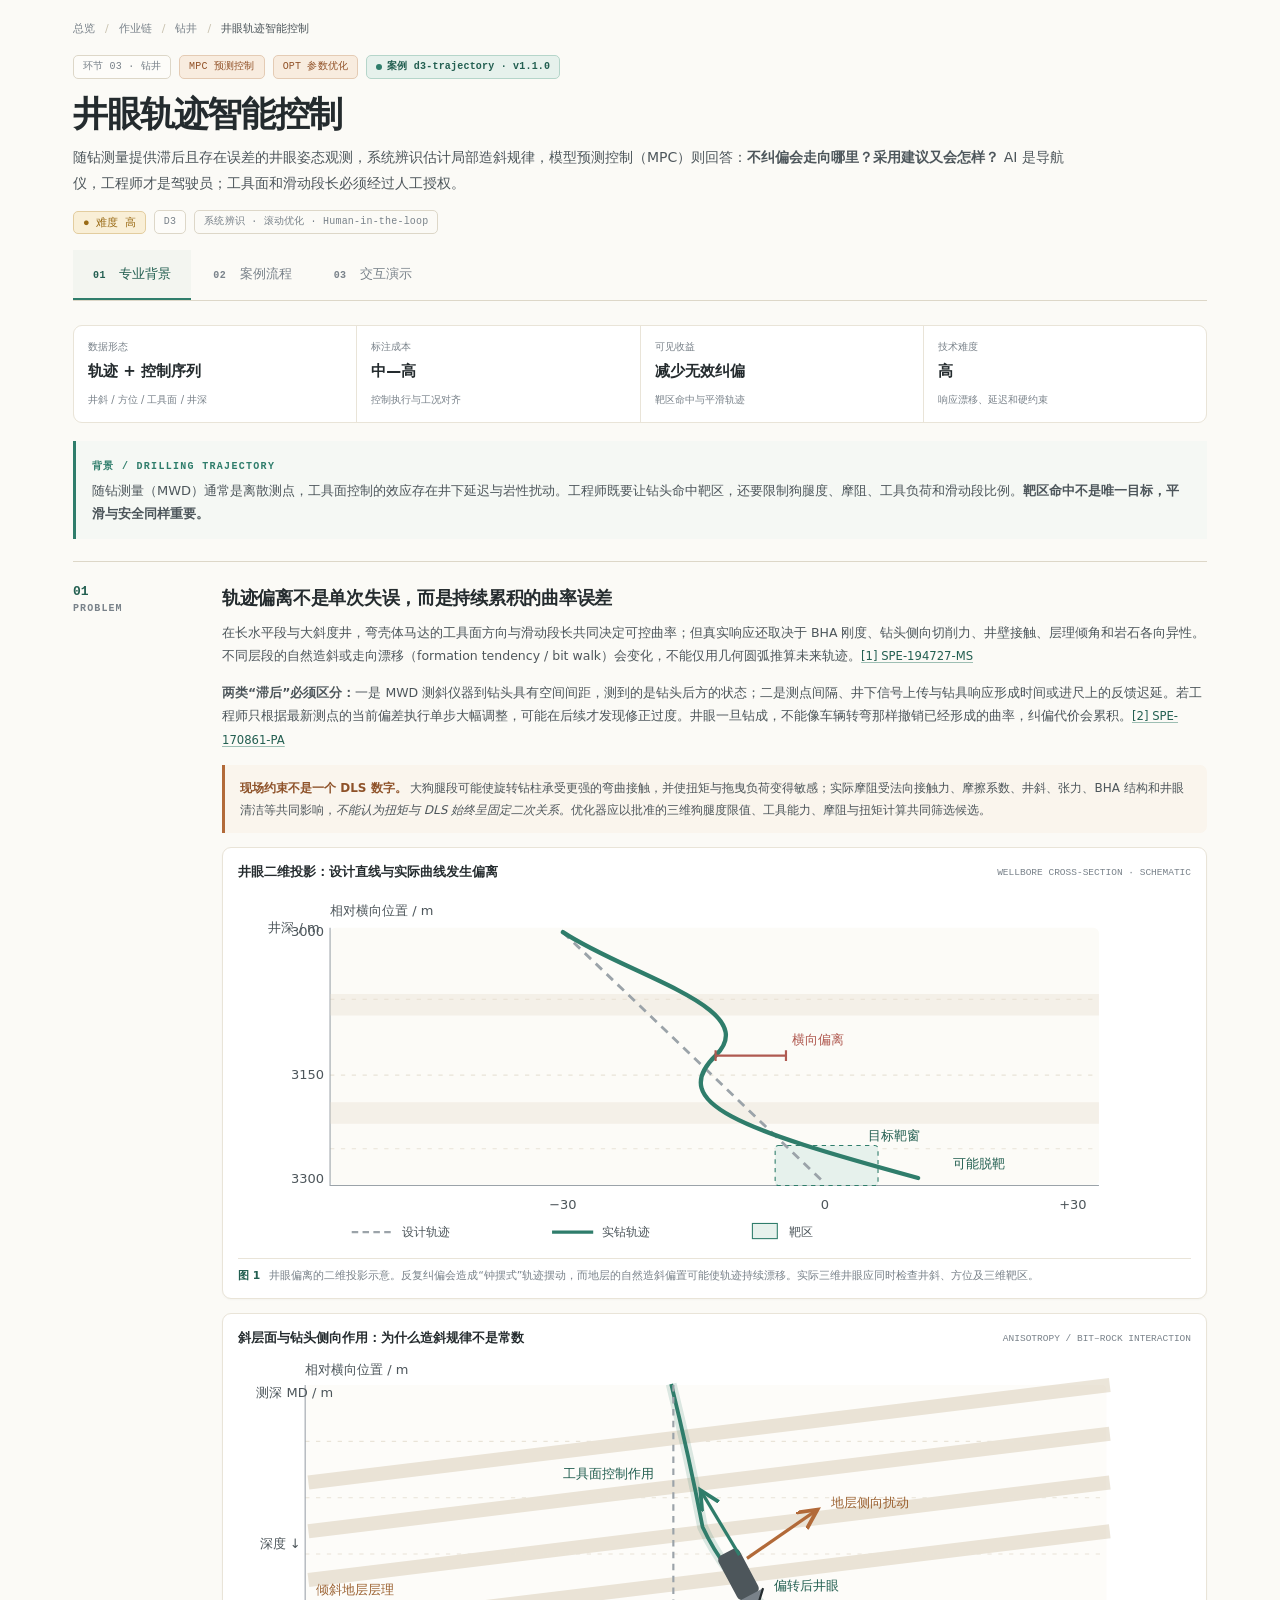
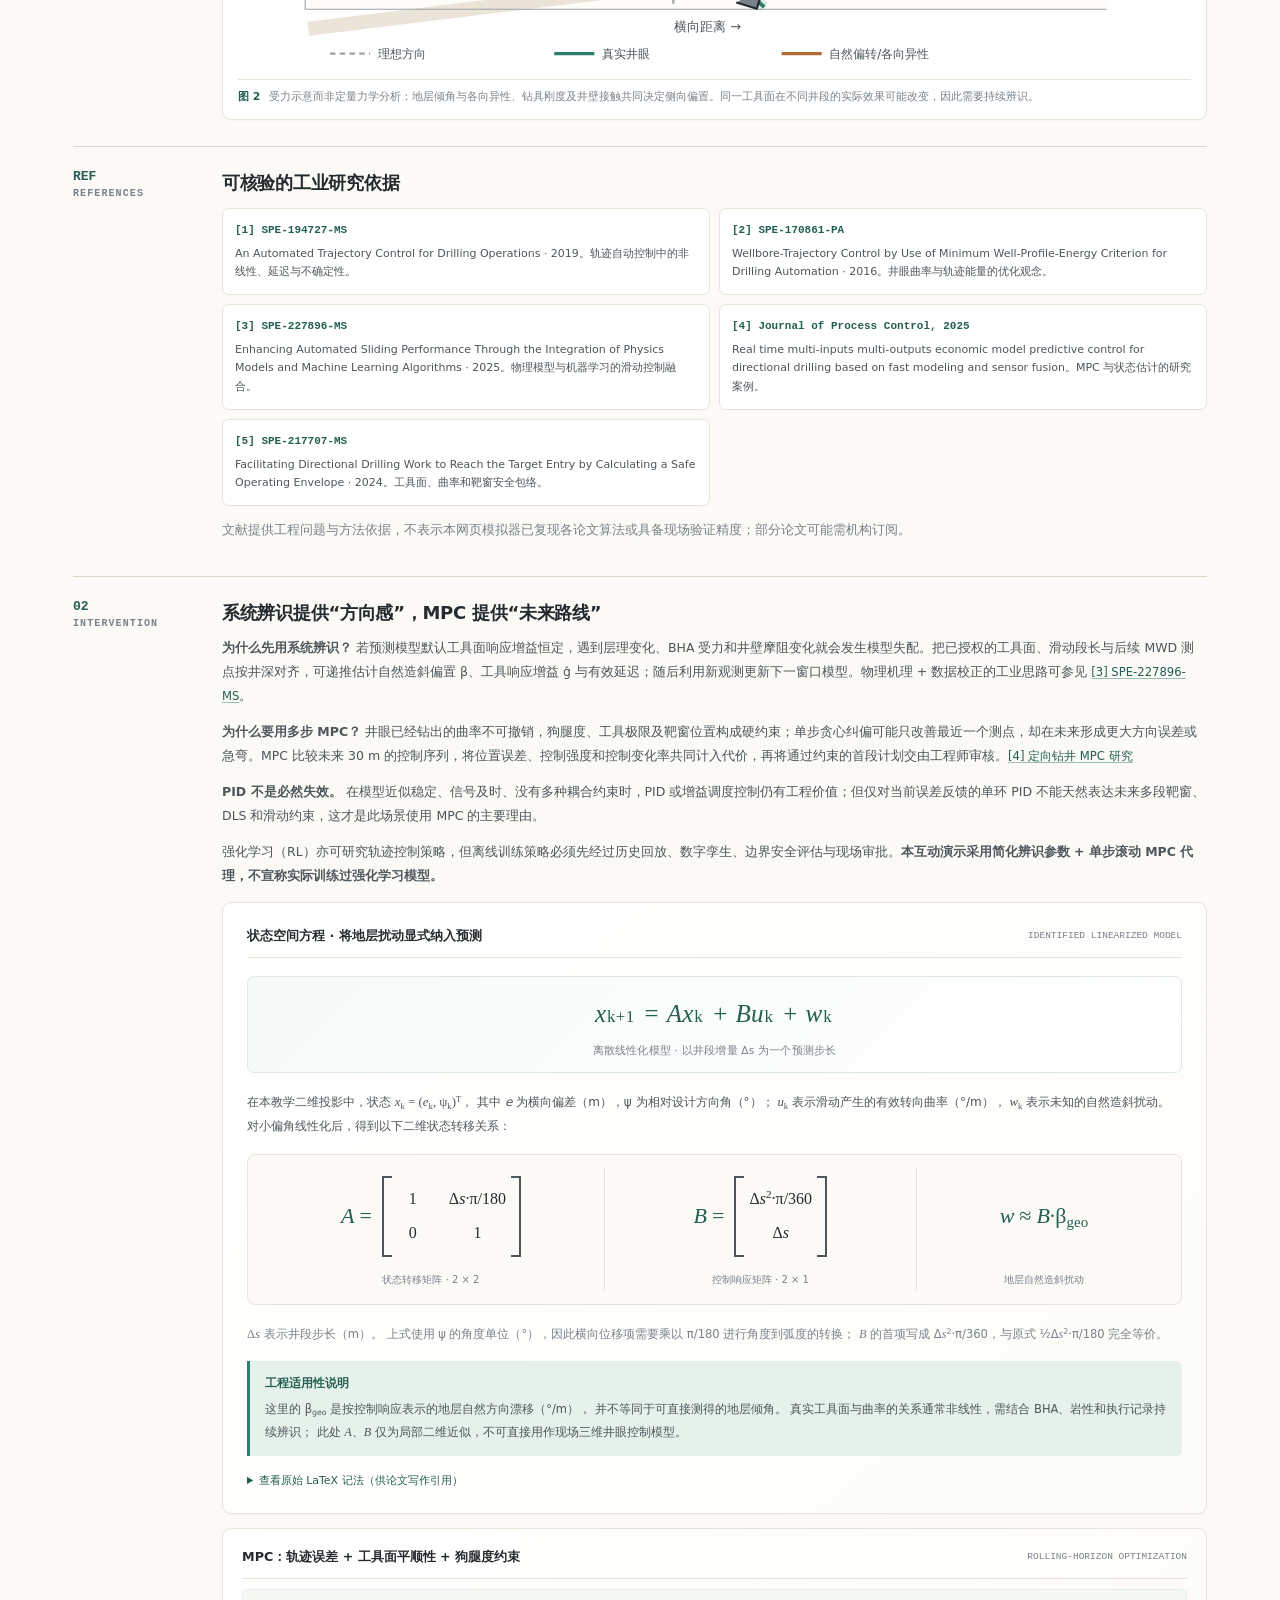
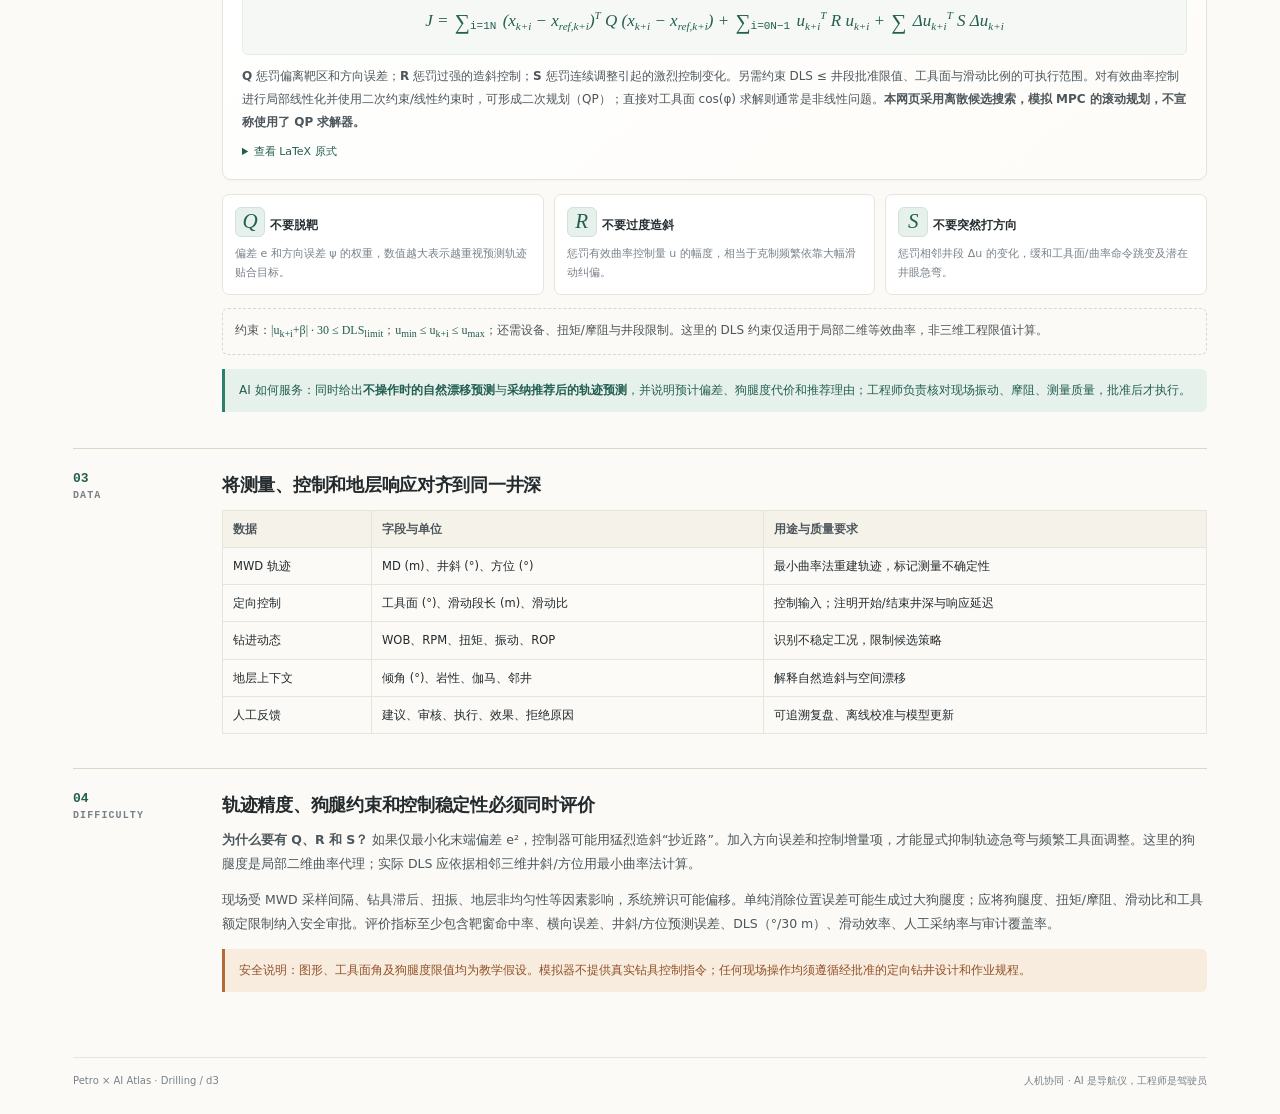
<file: cases/d3-trajectory/demo/index.html>
<!doctype html>
<html lang="zh-CN">
<head>
<meta charset="utf-8"><meta name="viewport" content="width=device-width,initial-scale=1"><meta name="color-scheme" content="light">
<title>井眼轨迹智能控制 · Petro × AI Atlas</title>
<link rel="stylesheet" href="demo.css">
</head>
<body>
<div class="site-wrap">
<header class="doc-head">
  <nav class="crumb" aria-label="页面层级"><span>总览</span><i>/</i><span>作业链</span><i>/</i><span>钻井</span><i>/</i><strong>井眼轨迹智能控制</strong></nav>
  <div class="dh-kicker"><span class="tag stage-tag">环节 03 · 钻井</span><span class="tag method-tag">MPC 预测控制</span><span class="tag method-tag">OPT 参数优化</span><span class="tag case-tag"><i class="live-dot"></i>案例 d3-trajectory · v1.1.0</span></div>
  <h1 class="dh-title">井眼轨迹智能控制</h1>
  <p class="dh-sub">随钻测量提供滞后且存在误差的井眼姿态观测，系统辨识估计局部造斜规律，模型预测控制（MPC）则回答：<b>不纠偏会走向哪里？采用建议又会怎样？</b> AI 是导航仪，工程师才是驾驶员；工具面和滑动段长必须经过人工授权。</p>
  <div class="dh-tags"><span class="dtag" data-d="高">● 难度 高</span><span class="tag">D3</span><span class="tag subtle">系统辨识 · 滚动优化 · Human-in-the-loop</span></div>
</header>
<nav class="tabs" role="tablist" aria-label="案例三大板块">
  <button type="button" class="tab on" id="tab-bg" role="tab" data-tab="bg" aria-selected="true" aria-controls="panel-bg"><span class="tab-no">01</span> 专业背景</button>
  <button type="button" class="tab" id="tab-flow" role="tab" data-tab="flow" aria-selected="false" aria-controls="panel-flow"><span class="tab-no">02</span> 案例流程</button>
  <button type="button" class="tab" id="tab-demo" role="tab" data-tab="demo" aria-selected="false" aria-controls="panel-demo"><span class="tab-no">03</span> 交互演示</button>
</nav>
<main>
<section class="panel" id="panel-bg" role="tabpanel" aria-labelledby="tab-bg">
  <div class="judge"><div class="jc"><span>数据形态</span><b>轨迹 + 控制序列</b><small>井斜 / 方位 / 工具面 / 井深</small></div><div class="jc"><span>标注成本</span><b>中—高</b><small>控制执行与工况对齐</small></div><div class="jc"><span>可见收益</span><b>减少无效纠偏</b><small>靶区命中与平滑轨迹</small></div><div class="jc"><span>技术难度</span><b>高</b><small>响应漂移、延迟和硬约束</small></div></div>
  <div class="lede-block"><span class="eyebrow">背景 / DRILLING TRAJECTORY</span><p>随钻测量（MWD）通常是离散测点，工具面控制的效应存在井下延迟与岩性扰动。工程师既要让钻头命中靶区，还要限制狗腿度、摩阻、工具负荷和滑动段比例。<b>靶区命中不是唯一目标，平滑与安全同样重要。</b></p></div>
  <div class="sec4"><div class="sn">01<span>PROBLEM</span></div><div class="sec4-body">
    <h2>轨迹偏离不是单次失误，而是持续累积的曲率误差</h2>
    <p>在长水平段与大斜度井，弯壳体马达的工具面方向与滑动段长共同决定可控曲率；但真实响应还取决于 BHA 刚度、钻头侧向切削力、井壁接触、层理倾角和岩石各向异性。不同层段的自然造斜或走向漂移（formation tendency / bit walk）会变化，不能仅用几何圆弧推算未来轨迹。<a class="ref-link" href="https://doi.org/10.2118/194727-MS" target="_blank" rel="noopener noreferrer">[1] SPE-194727-MS</a></p>
    <p><b>两类“滞后”必须区分：</b>一是 MWD 测斜仪器到钻头具有空间间距，测到的是钻头后方的状态；二是测点间隔、井下信号上传与钻具响应形成时间或进尺上的反馈迟延。若工程师只根据最新测点的当前偏差执行单步大幅调整，可能在后续才发现修正过度。井眼一旦钻成，不能像车辆转弯那样撤销已经形成的曲率，纠偏代价会累积。<a class="ref-link" href="https://doi.org/10.2118/170861-PA" target="_blank" rel="noopener noreferrer">[2] SPE-170861-PA</a></p>
    <div class="engineering-note"><b>现场约束不是一个 DLS 数字。</b> 大狗腿段可能使旋转钻柱承受更强的弯曲接触，并使扭矩与拖曳负荷变得敏感；实际摩阻受法向接触力、摩擦系数、井斜、张力、BHA 结构和井眼清洁等共同影响，<em>不能认为扭矩与 DLS 始终呈固定二次关系</em>。优化器应以批准的三维狗腿度限值、工具能力、摩阻与扭矩计算共同筛选候选。</div>
    <figure class="paper-figure"><div class="figure-head"><b>井眼二维投影：设计直线与实际曲线发生偏离</b><span>WELLBORE CROSS-SECTION · SCHEMATIC</span></div>
      <svg viewBox="0 0 880 332" xmlns="http://www.w3.org/2000/svg" role="img" aria-label="纵轴井深米，横轴相对横向位置米，灰色设计直线、青玉实际弯曲井眼、下部绿色靶区和狗腿变化标识">
        <rect x="85" y="34" width="710" height="238" rx="5" fill="#fcfbf7"/><path d="M85 100H795M85 170H795M85 238H795" stroke="#e9e4d8" stroke-dasharray="4 6"/><path d="M85 34V272H795" stroke="#9ba3a9" fill="none"/>
        <path d="M85 105H795" stroke="#e6daca" stroke-width="20" opacity=".32"/><path d="M85 205H795" stroke="#e6daca" stroke-width="20" opacity=".32"/>
        <rect x="496" y="235" width="95" height="37" rx="3" fill="#e6f1ec" stroke="#2f7d6b" stroke-dasharray="4 4"/>
        <path d="M300 38L542 270" stroke="#9ba3a9" stroke-width="2.6" stroke-dasharray="8 6" fill="none"/>
        <path d="M300 38C360 78 486 108 441 152S463 220 628 265" stroke="#2f7d6b" stroke-width="4" fill="none" stroke-linecap="round"/>
        <path d="M441 152L506 152M441 147V157M506 147V157" stroke="#b05a51" stroke-width="2" fill="none"/>
        <g font-family="system-ui,sans-serif" font-size="12" fill="#4d565b"><text x="85" y="22">相对横向位置 / m</text><text x="28" y="38">井深 / m</text><text x="49" y="42">3000</text><text x="49" y="174">3150</text><text x="49" y="270">3300</text><text x="300" y="294" text-anchor="middle">−30</text><text x="542" y="294" text-anchor="middle">0</text><text x="771" y="294" text-anchor="middle">+30</text><text x="582" y="230" fill="#235f51">目标靶窗</text><text x="512" y="141" fill="#b05a51">横向偏离</text><text x="660" y="256" fill="#235f51">可能脱靶</text></g>
        <path d="M105 315H144" stroke="#9ba3a9" stroke-width="2" stroke-dasharray="6 4"/><text x="151" y="319" fill="#4d565b" font-size="11">设计轨迹</text><path d="M290 315H328" stroke="#2f7d6b" stroke-width="3"/><text x="336" y="319" fill="#4d565b" font-size="11">实钻轨迹</text><rect x="475" y="307" width="23" height="14" fill="#e6f1ec" stroke="#2f7d6b"/><text x="509" y="319" fill="#4d565b" font-size="11">靶区</text>
      </svg><figcaption><b>图 1</b><span>井眼偏离的二维投影示意。反复纠偏会造成“钟摆式”轨迹摆动，而地层的自然造斜偏置可能使轨迹持续漂移。实际三维井眼应同时检查井斜、方位及三维靶区。</span></figcaption>
    </figure>
    <figure class="paper-figure force-figure"><div class="figure-head"><b>斜层面与钻头侧向作用：为什么造斜规律不是常数</b><span>ANISOTROPY / BIT–ROCK INTERACTION</span></div>
      <svg viewBox="0 0 880 290" role="img" aria-label="斜向地层层理、钻头侧向作用和自然偏转示意，含井深坐标、横向位置和中文图例">
        <defs><marker id="force-arrow" markerWidth="8" markerHeight="8" refX="6" refY="3" orient="auto"><path d="M0 0L6 3L0 6" fill="none" stroke="#b26a39" stroke-width="1.2"/></marker><marker id="steer-arrow" markerWidth="8" markerHeight="8" refX="6" refY="3" orient="auto"><path d="M0 0L6 3L0 6" fill="none" stroke="#2f7d6b" stroke-width="1.2"/></marker></defs>
        <rect x="62" y="25" width="740" height="207" fill="#fdfcf9" rx="4"/>
        <g stroke="#d5c7ae" stroke-width="13" opacity=".46"><path d="M65 115L805 25"/><path d="M65 160L805 70"/><path d="M65 205L805 115"/><path d="M65 250L805 160"/></g>
        <g stroke="#e9e4d8" stroke-dasharray="4 6"><path d="M62 77H802M62 129H802M62 181H802"/></g>
        <path d="M62 25V232H802" fill="none" stroke="#9ba3a9"/>
        <path d="M400 24Q417 93 429 156Q449 199 486 230" fill="none" stroke="#2f7d6b" stroke-width="10" opacity=".17"/>
        <path d="M400 24Q417 93 429 156Q449 199 486 230" fill="none" stroke="#2f7d6b" stroke-width="3.5"/>
        <g transform="translate(465 205) rotate(-28)"><rect x="-11" y="-29" width="22" height="46" rx="5" fill="#4d565b"/><path d="M-14 16L0 30L14 16" fill="#79828a" stroke="#242b2e" stroke-width="2"/></g>
        <path d="M470 185L535 140" stroke="#b26a39" stroke-width="3" marker-end="url(#force-arrow)"/><path d="M463 182L427 122" stroke="#2f7d6b" stroke-width="3" marker-end="url(#steer-arrow)"/>
        <path d="M402 25L402 227" stroke="#9ba3a9" stroke-dasharray="6 5" stroke-width="2"/>
        <g font-size="12" fill="#4d565b"><text x="62" y="15">相对横向位置 / m</text><text x="17" y="36">测深 MD / m</text><text x="548" y="138" fill="#9a602f">地层侧向扰动</text><text x="300" y="111" fill="#235f51">工具面控制作用</text><text x="495" y="214" fill="#235f51">偏转后井眼</text><text x="72" y="218" fill="#9a602f">倾斜地层层理</text><text x="434" y="252" text-anchor="middle">横向距离 →</text><text x="20" y="175">深度 ↓</text></g>
        <path d="M85 273H122" stroke="#9ba3a9" stroke-width="2" stroke-dasharray="5 4"/><text x="129" y="277" font-size="11" fill="#4d565b">理想方向</text><path d="M292 273H329" stroke="#2f7d6b" stroke-width="3"/><text x="336" y="277" font-size="11" fill="#4d565b">真实井眼</text><path d="M502 273H539" stroke="#b26a39" stroke-width="3"/><text x="546" y="277" font-size="11" fill="#4d565b">自然偏转/各向异性</text>
      </svg><figcaption><b>图 2</b><span>受力示意而非定量力学分析：地层倾角与各向异性、钻具刚度及井壁接触共同决定侧向偏置。同一工具面在不同井段的实际效果可能改变，因此需要持续辨识。</span></figcaption>
    </figure>
  </div></div>
  <div class="sec4 literature-section"><div class="sn">REF<span>REFERENCES</span></div><div class="sec4-body">
    <h2>可核验的工业研究依据</h2>
    <div class="reference-list">
      <a class="reference-item" href="https://doi.org/10.2118/194727-MS" target="_blank" rel="noopener noreferrer"><b>[1] SPE-194727-MS</b><span>An Automated Trajectory Control for Drilling Operations · 2019。轨迹自动控制中的非线性、延迟与不确定性。</span></a>
      <a class="reference-item" href="https://doi.org/10.2118/170861-PA" target="_blank" rel="noopener noreferrer"><b>[2] SPE-170861-PA</b><span>Wellbore-Trajectory Control by Use of Minimum Well-Profile-Energy Criterion for Drilling Automation · 2016。井眼曲率与轨迹能量的优化观念。</span></a>
      <a class="reference-item" href="https://doi.org/10.2118/227896-MS" target="_blank" rel="noopener noreferrer"><b>[3] SPE-227896-MS</b><span>Enhancing Automated Sliding Performance Through the Integration of Physics Models and Machine Learning Algorithms · 2025。物理模型与机器学习的滑动控制融合。</span></a>
      <a class="reference-item" href="https://doi.org/10.1016/j.jprocont.2025.103577" target="_blank" rel="noopener noreferrer"><b>[4] Journal of Process Control, 2025</b><span>Real time multi-inputs multi-outputs economic model predictive control for directional drilling based on fast modeling and sensor fusion。MPC 与状态估计的研究案例。</span></a>
      <a class="reference-item" href="https://doi.org/10.2118/217707-MS" target="_blank" rel="noopener noreferrer"><b>[5] SPE-217707-MS</b><span>Facilitating Directional Drilling Work to Reach the Target Entry by Calculating a Safe Operating Envelope · 2024。工具面、曲率和靶窗安全包络。</span></a>
    </div>
    <p class="reference-disclaimer">文献提供工程问题与方法依据，不表示本网页模拟器已复现各论文算法或具备现场验证精度；部分论文可能需机构订阅。</p>
  </div></div>
  <div class="sec4"><div class="sn">02<span>INTERVENTION</span></div><div class="sec4-body"><h2>系统辨识提供“方向感”，MPC 提供“未来路线”</h2><p><b>为什么先用系统辨识？</b> 若预测模型默认工具面响应增益恒定，遇到层理变化、BHA 受力和井壁摩阻变化就会发生模型失配。把已授权的工具面、滑动段长与后续 MWD 测点按井深对齐，可递推估计自然造斜偏置 β、工具响应增益 ĝ 与有效延迟；随后利用新观测更新下一窗口模型。物理机理 + 数据校正的工业思路可参见 <a class="ref-link" href="https://doi.org/10.2118/227896-MS" target="_blank" rel="noopener noreferrer">[3] SPE-227896-MS</a>。</p><p><b>为什么要用多步 MPC？</b> 井眼已经钻出的曲率不可撤销，狗腿度、工具极限及靶窗位置构成硬约束；单步贪心纠偏可能只改善最近一个测点，却在未来形成更大方向误差或急弯。MPC 比较未来 30 m 的控制序列，将位置误差、控制强度和控制变化率共同计入代价，再将通过约束的首段计划交由工程师审核。<a class="ref-link" href="https://doi.org/10.1016/j.jprocont.2025.103577" target="_blank" rel="noopener noreferrer">[4] 定向钻井 MPC 研究</a></p><p><b>PID 不是必然失效。</b> 在模型近似稳定、信号及时、没有多种耦合约束时，PID 或增益调度控制仍有工程价值；但仅对当前误差反馈的单环 PID 不能天然表达未来多段靶窗、DLS 和滑动约束，这才是此场景使用 MPC 的主要理由。</p><p>强化学习（RL）亦可研究轨迹控制策略，但离线训练策略必须先经过历史回放、数字孪生、边界安全评估与现场审批。<b>本互动演示采用简化辨识参数 + 单步滚动 MPC 代理，不宣称实际训练过强化学习模型。</b></p>
    <!-- 状态空间模型：原生 HTML/CSS 排版，不依赖 MathJax / KaTeX -->
    <div class="math-card state-space-card">
      <div class="card-head">
        <strong>状态空间方程 · 将地层扰动显式纳入预测</strong>
        <span>IDENTIFIED LINEARIZED MODEL</span>
      </div>

      <div class="state-formula-box">
        <div class="equation state-space-formula" role="math"
             aria-label="x 下标 k 加 1 等于 A 乘 x 下标 k 加 B 乘 u 下标 k 加 w 下标 k">
          <span class="math-token"><i>x</i><sub>k+1</sub></span>
          <span class="eq-symbol">=</span>
          <span class="math-token"><i>A</i><i>x</i><sub>k</sub></span>
          <span class="eq-symbol">+</span>
          <span class="math-token"><i>B</i><i>u</i><sub>k</sub></span>
          <span class="eq-symbol">+</span>
          <span class="math-token"><i>w</i><sub>k</sub></span>
        </div>
        <div class="state-formula-subtitle">离散线性化模型 · 以井段增量 Δs 为一个预测步长</div>
      </div>

      <p class="state-intro">
        在本教学二维投影中，状态
        <span class="math-inline"><i>x</i><sub>k</sub> = (<i>e</i><sub>k</sub>, ψ<sub>k</sub>)<sup>T</sup></span>，
        其中 <i>e</i> 为横向偏差（m），ψ 为相对设计方向角（°）；
        <span class="math-inline"><i>u</i><sub>k</sub></span> 表示滑动产生的有效转向曲率（°/m），
        <span class="math-inline"><i>w</i><sub>k</sub></span> 表示未知的自然造斜扰动。
        对小偏角线性化后，得到以下二维状态转移关系：
      </p>

      <div class="matrix-row" role="group" aria-label="A 为 2 行 2 列状态转移矩阵，B 为 2 行 1 列控制矩阵，w 近似等于 B 乘地层扰动 beta geo">
        <div class="matrix-term">
          <div class="matrix-expression">
            <span class="matrix-name"><i>A</i><span class="eq-symbol">=</span></span>
            <span class="math-bracket" aria-hidden="true">
              <span class="math-grid cols-2">
                <span class="math-cell">1</span>
                <span class="math-cell">Δ<i>s</i>·π/180</span>
                <span class="math-cell">0</span>
                <span class="math-cell">1</span>
              </span>
            </span>
          </div>
          <span class="matrix-caption">状态转移矩阵 · 2 × 2</span>
        </div>

        <div class="matrix-term">
          <div class="matrix-expression">
            <span class="matrix-name"><i>B</i><span class="eq-symbol">=</span></span>
            <span class="math-bracket" aria-hidden="true">
              <span class="math-grid cols-1">
                <span class="math-cell">Δ<i>s</i><sup>2</sup>·π/360</span>
                <span class="math-cell">Δ<i>s</i></span>
              </span>
            </span>
          </div>
          <span class="matrix-caption">控制响应矩阵 · 2 × 1</span>
        </div>

        <div class="matrix-term matrix-term-last">
          <div class="matrix-expression matrix-disturbance">
            <span><i>w</i></span><span class="eq-symbol">≈</span>
            <span><i>B</i>·β<sub>geo</sub></span>
          </div>
          <span class="matrix-caption">地层自然造斜扰动</span>
        </div>
      </div>

      <p class="math-explain">
        <span class="math-inline">Δ<i>s</i></span> 表示井段步长（m）。
        上式使用 ψ 的角度单位（°），因此横向位移项需要乘以 π/180 进行角度到弧度的转换；
        <i>B</i> 的首项写成 Δ<i>s</i><sup>2</sup>·π/360，与原式 ½Δ<i>s</i><sup>2</sup>·π/180 完全等价。
      </p>

      <div class="state-math-callout" role="note">
        <b>工程适用性说明</b>
        这里的 β<sub>geo</sub> 是按控制响应表示的地层自然方向漂移（°/m），
        并不等同于可直接测得的地层倾角。
        真实工具面与曲率的关系通常非线性，需结合 BHA、岩性和执行记录持续辨识；
        此处 <i>A</i>、<i>B</i> 仅为局部二维近似，不可直接用作现场三维井眼控制模型。
      </div>

      <details class="math-source">
        <summary>查看原始 LaTeX 记法（供论文写作引用）</summary>
        <code>\(x_{k+1}=Ax_k+Bu_k+w_k,\quad x_k=[e_k,\psi_k]^T\)</code>
      </details>
    </div>
    <div class="math-card"><div class="card-head"><strong>MPC：轨迹误差 + 工具面平顺性 + 狗腿度约束</strong><span>ROLLING-HORIZON OPTIMIZATION</span></div>
      <div class="equation equation-long" role="math">J = <span class="sigma">∑<sub>i=1</sub><sup>N</sup></span> (x<sub>k+i</sub> − x<sub>ref,k+i</sub>)<sup>T</sup> Q (x<sub>k+i</sub> − x<sub>ref,k+i</sub>) + <span class="sigma">∑<sub>i=0</sub><sup>N−1</sup></span> u<sub>k+i</sub><sup>T</sup> R u<sub>k+i</sub> + <span class="sigma">∑</span> Δu<sub>k+i</sub><sup>T</sup> S Δu<sub>k+i</sub></div>
      <p><b>Q</b> 惩罚偏离靶区和方向误差；<b>R</b> 惩罚过强的造斜控制；<b>S</b> 惩罚连续调整引起的激烈控制变化。另需约束 DLS ≤ 井段批准限值、工具面与滑动比例的可执行范围。对有效曲率控制进行局部线性化并使用二次约束/线性约束时，可形成二次规划（QP）；直接对工具面 cos(φ) 求解则通常是非线性问题。<b>本网页采用离散候选搜索，模拟 MPC 的滚动规划，不宣称使用了 QP 求解器。</b></p>
      <details class="math-source"><summary>查看 LaTeX 原式</summary><code>\(J=\sum_{i=1}^{N}(x_{k+i}-x_{ref,k+i})^TQ(x_{k+i}-x_{ref,k+i})+\sum_{i=0}^{N-1}u_{k+i}^TRu_{k+i}+\sum_i\Delta u_{k+i}^TS\Delta u_{k+i}\)</code></details>
    </div>
<div class="weight-explainer"><div><span class="weight-letter">Q</span><b>不要脱靶</b><p>偏差 e 和方向误差 ψ 的权重，数值越大表示越重视预测轨迹贴合目标。</p></div><div><span class="weight-letter">R</span><b>不要过度造斜</b><p>惩罚有效曲率控制量 u 的幅度，相当于克制频繁依靠大幅滑动纠偏。</p></div><div><span class="weight-letter">S</span><b>不要突然打方向</b><p>惩罚相邻井段 Δu 的变化，缓和工具面/曲率命令跳变及潜在井眼急弯。</p></div></div>
    <div class="math-constraints">约束：<span>|u<sub>k+i</sub>+β| · 30 ≤ DLS<sub>limit</sub></span>；<span>u<sub>min</sub> ≤ u<sub>k+i</sub> ≤ u<sub>max</sub></span>；还需设备、扭矩/摩阻与井段限制。这里的 DLS 约束仅适用于局部二维等效曲率，非三维工程限值计算。</div>
    <div class="callout">AI 如何服务：同时给出<b>不操作时的自然漂移预测</b>与<b>采纳推荐后的轨迹预测</b>，并说明预计偏差、狗腿度代价和推荐理由；工程师负责核对现场振动、摩阻、测量质量，批准后才执行。</div></div></div>
  <div class="sec4"><div class="sn">03<span>DATA</span></div><div class="sec4-body"><h2>将测量、控制和地层响应对齐到同一井深</h2><table class="dtable"><thead><tr><th>数据</th><th>字段与单位</th><th>用途与质量要求</th></tr></thead><tbody><tr><td>MWD 轨迹</td><td>MD (m)、井斜 (°)、方位 (°)</td><td>最小曲率法重建轨迹，标记测量不确定性</td></tr><tr><td>定向控制</td><td>工具面 (°)、滑动段长 (m)、滑动比</td><td>控制输入；注明开始/结束井深与响应延迟</td></tr><tr><td>钻进动态</td><td>WOB、RPM、扭矩、振动、ROP</td><td>识别不稳定工况，限制候选策略</td></tr><tr><td>地层上下文</td><td>倾角 (°)、岩性、伽马、邻井</td><td>解释自然造斜与空间漂移</td></tr><tr><td>人工反馈</td><td>建议、审核、执行、效果、拒绝原因</td><td>可追溯复盘、离线校准与模型更新</td></tr></tbody></table></div></div>
  <div class="sec4"><div class="sn">04<span>DIFFICULTY</span></div><div class="sec4-body"><h2>轨迹精度、狗腿约束和控制稳定性必须同时评价</h2><p><b>为什么要有 Q、R 和 S？</b> 如果仅最小化末端偏差 e²，控制器可能用猛烈造斜“抄近路”。加入方向误差和控制增量项，才能显式抑制轨迹急弯与频繁工具面调整。这里的狗腿度是局部二维曲率代理；实际 DLS 应依据相邻三维井斜/方位用最小曲率法计算。</p><p>现场受 MWD 采样间隔、钻具滞后、扭振、地层非均匀性等因素影响，系统辨识可能偏移。单纯消除位置误差可能生成过大狗腿度；应将狗腿度、扭矩/摩阻、滑动比和工具额定限制纳入安全审批。评价指标至少包含靶窗命中率、横向误差、井斜/方位预测误差、DLS（°/30 m）、滑动效率、人工采纳率与审计覆盖率。</p><div class="callout warn">安全说明：图形、工具面角及狗腿度限值均为教学假设。模拟器不提供真实钻具控制指令；任何现场操作均须遵循经批准的定向钻井设计和作业规程。</div></div></div>
</section>
<section class="panel" id="panel-flow" role="tabpanel" aria-labelledby="tab-flow" hidden>
  <div class="eyebrow">02 / MEASURE → IDENTIFY → OPTIMIZE → HUMAN → LEARN</div><h2 class="section-title">从测量到工程师授权的五步轨迹闭环</h2><p class="lead">系统先用 MWD 测点与历史控制辨识局部造斜规律，再比较未来 30 m 不纠偏与两段候选纠偏结果。<b>无论优化器算出几步，真正能进入模拟执行的只有工程师核准的第一段</b>；其余属于尚未批准的预测计划。</p>
  <div class="pipeline" aria-label="五步控制流程">
    <div class="pipe"><span>01 · MWD</span><div class="pipe-icon">◎</div><b>随钻轨迹测量</b><p>井斜、方位、MD 与历史控制动作对齐</p><small>机器 · 数据采集</small></div>
    <div class="pipe"><span>02 · MODEL</span><div class="pipe-icon">◇</div><b>系统辨识与预测</b><p>估计地层自然漂移、工具面响应与延迟</p><small>AI · 响应模型</small></div>
    <div class="pipe"><span>03 · MPC</span><div class="pipe-icon">▥</div><b>安全约束下规划</b><p>比较无干预和纠偏轨迹，约束 DLS</p><small>AI · 生成候选</small></div>
    <div class="pipe human"><span>04 · HUMAN</span><svg viewBox="0 0 44 44" class="person-icon" role="img" aria-label="工程师人工授权"><circle cx="22" cy="11" r="6"/><path d="M11 38v-9a11 11 0 0 1 22 0v9M17 30v8m10-8v8"/></svg><b>工程师确认下发</b><p>核验井下振动、摩阻与井控状态，采纳/拒绝/微调</p><small>人 · 唯一授权门</small></div>
    <div class="pipe"><span>05 · FEEDBACK</span><div class="pipe-icon">↺</div><b>执行与轨迹回流</b><p>记录实钻误差、DLS、授权与原因，离线校准</p><small>人 → AI · 证据回流</small></div>
  </div>
  <div class="handoff"><span>机器：预测偏差 + 推荐工具面/长度</span><strong>→ 人机交接线 / HUMAN APPROVAL →</strong><span>工程师：核实并授权执行</span></div>
  <div class="sec4"><div class="sn">WHY<span>MPC</span></div><div class="sec4-body">
    <h2>为什么不是“看到偏差就猛打工具面”？</h2>
    <div class="comparison-table-wrap"><table class="dtable method-comparison"><thead><tr><th>策略</th><th>面对 MWD 滞后 / 自然造斜</th><th>面对 DLS、摩阻与工具约束</th></tr></thead><tbody>
      <tr><td>几何修正 / 单步贪心</td><td>用最近测点推算下一步，容易忽略尚未显现的控制效应</td><td>当前误差可减小，却可能在下一段形成局部急弯</td></tr>
      <tr><td>常规 PID</td><td>能闭环消除部分偏差，但遇延迟或增益变化需重新整定与防振荡设计</td><td>通常需要额外的限幅/联锁，才能处理多重硬约束</td></tr>
      <tr><td>系统辨识 + MPC</td><td>根据近期观测更新响应模型，对未来多个井段进行预演</td><td>在同一个有限时域问题中惩罚强造斜/跳变，并拒绝不可行候选</td></tr>
    </tbody></table></div>
    <p class="source-note">工程文献：[1] <a href="https://doi.org/10.2118/194727-MS" target="_blank" rel="noopener noreferrer">SPE-194727-MS</a>；[2] <a href="https://doi.org/10.2118/170861-PA" target="_blank" rel="noopener noreferrer">SPE-170861-PA</a>。表格为教学分析，不表示所有 PID 或几何导向系统均无法工作。</p>
  </div></div>
  <div class="sec4"><div class="sn">01<span>CONTROL</span></div><div class="sec4-body"><h2>30 m 预测视窗内，权衡偏差、姿态与曲率</h2>
    <figure class="paper-figure"><div class="figure-head"><b>两条未来：自然漂移与获批纠偏路线</b><span>ROLLING PREDICTION / CONCEPT</span></div>
      <svg viewBox="0 0 850 276" role="img" aria-label="二维井眼轨迹从共同的当前测量点分成灰蓝自然漂移预测和绿色纠偏预测，两者朝向目标区域的差异">
        <rect x="53" y="25" width="730" height="197" rx="5" fill="#fdfcf9"/><path d="M53 74H783M53 123H783M53 172H783" stroke="#e9e4d8" stroke-dasharray="4 5"/><rect x="395" y="188" width="105" height="34" fill="#e6f1ec" stroke="#2f7d6b" stroke-dasharray="4 4"/>
        <path d="M288 31L444 219" stroke="#9ba3a9" stroke-width="2.5" stroke-dasharray="8 5" fill="none"/><path d="M288 31C321 62 340 83 391 120" stroke="#2f7d6b" stroke-width="3.4" fill="none"/><circle cx="391" cy="120" r="5" fill="#2f7d6b"/>
        <path d="M391 120Q479 153 588 220" stroke="#41699b" stroke-width="3" stroke-dasharray="6 5" fill="none"/><path d="M391 120Q420 158 449 213" stroke="#2f7d6b" stroke-width="3" fill="none"/>
        <g fill="#4d565b" font-size="12" font-family="system-ui,sans-serif"><text x="60" y="16">井深 / m（向下）</text><text x="420" y="256" text-anchor="middle">相对横向位置 / m（向右）</text><text x="398" y="105">当前测量点</text><text x="590" y="213" fill="#41699b">不干预：逐渐偏离</text><text x="451" y="183" fill="#235f51">AI 方案</text><text x="403" y="237" fill="#235f51">靶窗</text></g>
      </svg><figcaption><b>图 3</b><span>MPC 的价值不是“画一条绿线”，而是对比继续自然漂移和采纳策略的差异。预测只提供辅助证据，不能替代工程师核实。</span></figcaption>
    </figure>
  </div></div>
  <div class="sec4"><div class="sn">MATH<span>WHY IT WORKS</span></div><div class="sec4-body">
    <h2>把“未来不要脱靶、不要猛转向”写成一个可求解的代价函数</h2>
    <div class="math-card workflow-formula-card"><div class="card-head"><strong>有限时域 MPC · 轨迹误差与控制平顺度</strong><span>Q / R / S AND HARD CONSTRAINTS</span></div>
      <div class="mpc-formula" role="math" aria-label="J等于未来轨迹误差的Q加权平方和，加上控制曲率的R加权平方和，加上曲率控制变化的S加权平方和">
        <div><b>J =</b> ∑<sub>i=1</sub><sup>N</sup> ‖x<sub>k+i</sub> − x<sub>ref,k+i</sub>‖<sub>Q</sub><sup>2</sup></div>
        <div class="equation-add">+ ∑<sub>i=0</sub><sup>N−1</sup> ‖u<sub>k+i</sub>‖<sub>R</sub><sup>2</sup></div>
        <div class="equation-add">+ ∑<sub>i=0</sub><sup>N−1</sup> ‖u<sub>k+i</sub> − u<sub>k+i−1</sub>‖<sub>S</sub><sup>2</sup></div>
      </div>
      <div class="weight-explainer"><div><span class="weight-letter">Q</span><b>“脱靶”代价</b><p>预测井眼偏离设计轨迹、方向偏差越大，惩罚越高。</p></div><div><span class="weight-letter">R</span><b>“强控制”代价</b><p>避免过度利用滑动造斜强行追靶，兼顾工具负担。</p></div><div><span class="weight-letter">S</span><b>“乱打方向”代价</b><p>限制相邻井段的控制跳变，减少不必要的曲率变化。</p></div></div>
      <p class="math-plain"><b>工程翻译：</b>给定 MWD 最新估计的井眼位置与方向，电脑先在 30 m 的预测窗内模拟多种可执行方案；违反 DLS、工具能力或摩阻/扭矩限制的方案先剔除，再从剩余候选中选择综合代价较小的一条，交工程师审核。</p>
    </div>
  </div></div>
  <div class="sec4"><div class="sn">02<span>ALGORITHM</span></div><div class="sec4-body"><h2>可读的 MPC 核心循环：预测多步，但只执行获批的第一段</h2>
    <p>先辨识出局部 A、B、地层漂移 β；求解器在未来 N 步内平衡误差和控制变化，再把<b>第一段候选</b>提交工程师。新的 MWD 数据回来后重新辨识并求解，这叫滚动时域（Receding Horizon）。</p>
    <div class="code-card"><div class="code-top"><span>Python / CVXPY MPC CORE</span><span>可执行结构示例 · 不在网页运行</span></div><pre><code># 线性化二维局部模型；输入均来自可用测点的状态估计
# 本段演示 QP 结构：需要 Python 环境中的 numpy + cvxpy，网页不执行
import cvxpy as cp
import numpy as np

def propose_first_segment(x0, A, B, beta, x_ref, u_prev,
                          Q, R, S, u_max, dls_max, N=6):
    # 一步 = 5 m，N=6 对应未来 30 m；u、beta 单位 °/m
    U = cp.Variable(N)
    X = cp.Variable((2, N + 1))
    constraints = [X[:, 0] == x0]
    objective = 0
    for k in range(N):
        constraints += [
            X[:, k + 1] == A @ X[:, k] + B[:, 0] * (U[k] + beta),
            cp.abs(U[k]) &lt;= u_max,                 # 工具可执行曲率
            30 * cp.abs(U[k] + beta) &lt;= dls_max    # 教学二维 DLS 约束
        ]
        err = X[:, k + 1] - x_ref[k]
        du = U[k] - (u_prev if k == 0 else U[k - 1])
        objective += cp.quad_form(err, Q) + R * cp.square(U[k])
        objective += S * cp.square(du)
    problem = cp.Problem(cp.Minimize(objective), constraints)
    problem.solve(solver=cp.OSQP)
    if U.value is None:  # 不可行时必须回退到人工复核
        return None
    return float(U.value[0]), U.value.tolist()  # 首段建议 / 完整预测序列

# 控制权限不属于求解器：首段建议需工程师批准才可执行
# 下个有效 MWD 测点到来，再更新 beta、A、B 并重新求解
</code></pre></div>
    <div class="rolling-callout"><div class="rolling-badge">01 / N</div><div><b>滚动优化的核心：算出未来六段，只授权第一段。</b><p>上述程序求出未来 30 m 的 <code>U[0]…U[5]</code>，但只返回第一段 <code>U[0]</code> 作为待审批建议；新 MWD 测点到来后，用真实测量修正 β、A、B，再重新计算后续控制。如果当前约束没有可行解，程序返回 <code>None</code> 并转人工复核，而不是强行输出一条“最优指令”。</p></div></div>
    <div class="callout">代码假定优化变量是线性化后的有效曲率，R、S 为标量非负权重，Q 为半正定矩阵，因此是典型凸 QP 的教学框架。将“工具面角度 φ、滑动段长 L”映射回现场动作时，需要单独处理非线性、控制延迟与可执行性约束。</div>
  </div></div>
  <div class="sec4"><div class="sn">03<span>HUMAN</span></div><div class="sec4-body"><h2>保留人工决策与反馈证据</h2><p>工程师可拒绝模型建议，也可选择其他工具面和滑动段长。系统应记录候选值、人工下发值、测量时刻、井深、预测偏差、实钻偏差及原因；只有通过质量核查的数据才能进入下一版参数辨识与策略评估。</p><div class="callout">AI 如何服务：系统把过去“看完 MWD 才凭经验计算”的一部分工作，变成可审查的未来 30 m 轨迹对照。它不代替工程师权衡井下摩阻、震动或现场安全要求。</div></div></div>
</section>
<section class="panel" id="panel-demo" role="tabpanel" aria-labelledby="tab-demo" hidden>
  <div class="eyebrow">03 / LIVE LAB · TRAJECTORY NAVIGATION / HUMAN-IN-THE-LOOP</div>
  <h2 class="section-title">井眼轨迹导航与工程师授权台</h2>
  <p class="lead">每个采样周期生成一段模拟井眼，蓝色虚线表示“不干预”的未来 30 m，绿色虚线表示“采纳 AI 推荐”后的预测。移动滑块只是<b>草拟人工参数</b>，点击按钮才会下达模拟命令。</p>
  <div class="statebar" id="statebar" role="status" aria-live="polite"><i class="status-dot"></i><strong id="state-text">监测中 · 工程师掌握最终控制权</strong><span id="state-level">HUMAN CONTROL</span></div>
  <div class="lab-grid">
    <div class="lab-left">
      <article class="card trajectory-card"><div class="card-head"><strong>二维井眼剖面 · 实钻 / 设计 / 预测</strong><span>MD 3000—3300 m · 偏离量投影</span></div>
        <svg id="trajectory-chart" viewBox="0 0 850 550" role="img" aria-label="井深与相对横向位置坐标下，设计轨迹、实钻轨迹、不干预预测和AI推荐预测，含地层、靶区及图例"></svg>
        <div class="legend"><span><i class="legend-line design"></i>设计轨迹</span><span><i class="legend-line actual"></i>实钻轨迹</span><span><i class="legend-line natural"></i>不干预预测</span><span><i class="legend-line ai"></i>AI 建议预测</span><span><i class="legend-box"></i>靶窗</span></div>
        <p class="figcap"><b>图 4</b><span>相对横向位置为二维投影（m），纵轴为测量井深 MD（m）。蓝色虚线是自然漂移预测，青玉虚线是尚未授权的 AI 方案预测；不等于真实钻机已执行。</span></p>
      </article>
      <article class="card trend-card"><div class="card-head"><strong>狗腿度 / 摩阻代理趋势预测</strong><span>DLS × 30 m 归一化对照</span></div>
        <svg id="trend-chart" viewBox="0 0 850 268" role="img" aria-label="横轴未来进尺米，左轴狗腿度度每30米，右轴摩阻代理指数，包含两条预测曲线和警戒线"></svg>
        <div class="legend"><span><i class="legend-line actual"></i>预测狗腿度（°/30m）</span><span><i class="legend-line clay"></i>摩阻代理（指数）</span><span><i class="legend-line danger"></i>教学狗腿参考线</span></div>
        <p class="figcap"><b>图 5</b><span>趋势为简化曲率与井壁接触代理，不是工程实测摩阻系数；狗腿参考线用于教学，无法替代现场设计限值。</span></p>
      </article>
      <article class="card explain-card"><div class="card-head"><strong>地层响应预测 · AI 为什么推荐当前工具面</strong><span>SYSTEM IDENTIFICATION</span></div>
        <div class="explain-grid"><div><small>辨识自然漂移</small><b id="drift-kpi">+0.018 °/m</b><span>未滑动时的姿态扰动</span></div><div><small>工具面响应增益</small><b id="gain-kpi">0.160 °/m</b><span>单位滑动弯曲响应</span></div><div><small>未来 30 m 自然偏差</small><b id="natural-kpi">—</b><span>无新增控制时估算</span></div><div><small>AI 方案未来偏差</small><b id="ai-kpi">—</b><span>候选，未自动执行</span></div></div>
        <p class="explain-note" id="explain-note">模型正在计算未来 30 m 的方向漂移与狗腿代价，供工程师比较。</p>
      </article>
      <article class="card solver-trace-card"><div class="card-head"><strong>算法运行回放 · MPC 滚动代价</strong><span>OPTIMIZATION TRACE / 24 STEPS</span></div>
        <svg id="solver-trace" viewBox="0 0 850 232" role="img" aria-label="横轴最近二十四个预测求解时刻，纵轴 MPC 代价函数 J，绘制随测量更新的滚动代价曲线"></svg>
        <div class="legend"><span><i class="legend-line actual"></i>最优预测代价 J*</span><span><i class="legend-line design"></i>每次新测点重新规划</span></div>
        <p class="figcap"><b>图 6</b><span>每次新测点会触发一次预测与离散候选搜索。J* 不是事故概率或实际能耗，不同测量点的状态变化会引起代价波动。</span></p>
      </article>
      <article class="card model-state-card"><div class="card-head"><strong>线性化状态方程 · 滚动辨识</strong><span>STATE-SPACE / LIVE</span></div>
        <div class="state-equation">x<sub>k+1</sub> = A x<sub>k</sub> + B u<sub>k</sub> + w<sub>k</sub></div>
        <div class="state-kpis"><div><small>当前观测偏差 e</small><b id="state-e">—</b></div><div><small>相对方向角 ψ</small><b id="state-psi">—</b></div><div><small>辨识地层扰动 β</small><b id="beta-live">—</b></div><div><small>工具响应增益 ĝ</small><b id="gain-live">—</b></div></div>
        <p class="small muted" id="model-state-note">观测与控制回流后更新 β 与 ĝ；单次辨识不能证明真实地质倾角。</p>
      </article>
      <article class="card readiness-card"><div class="card-head"><strong>工程落地前校验清单</strong><span>SAFETY / MODEL ASSURANCE</span></div>
        <div class="readiness-list">
          <div><span class="readiness-icon">01</span><p><b>测点延迟核查</b><small>区分仪器距钻头的空间偏移与测量上传延迟；将控制指令与反馈井深正确对齐。</small></p></div>
          <div><span class="readiness-icon">02</span><p><b>三维曲率复核</b><small>用井斜、方位与最小曲率法核算真实 DLS；二维横向误差不替代三维安全审核。</small></p></div>
          <div><span class="readiness-icon">03</span><p><b>扭矩摩阻与人工签发</b><small>检查 BHA 工况、摩阻趋势和可执行范围；所有建议需工程师批准才执行。</small></p></div>
        </div>
      </article>
    </div>
    <div class="lab-right">
      <article class="card control-card"><div class="card-head"><strong>当前随钻状态</strong><span>MWD / SYNTHETIC</span></div>
        <div class="readouts"><div><small>测量井深</small><b id="md-now">—</b><em>m</em></div><div><small>当前井斜</small><b id="inc-now">—</b><em>°</em></div><div><small>当前方位</small><b id="azi-now">—</b><em>°</em></div><div><small>工具面角</small><b id="tf-now">—</b><em>°</em></div></div>
        <div class="deviation"><span>相对设计轨迹的横向误差</span><strong id="error-now">—</strong><small id="dls-now">狗腿度：—</small></div>
      </article>
      <article class="card ai-card" id="ai-panel"><div class="card-head"><strong>AI 轨迹导航助手</strong><span>ROLLING MPC · 30 m</span></div>
        <div class="ai-hero"><div><span>候选工具面角</span><strong id="ai-toolface">—</strong><small>预测控制 / 每次测量重新规划</small></div><div><span>候选滑动段长</span><strong id="ai-length">—</strong><small>受教学狗腿度约束</small></div></div>
        <div class="comparison"><div><small>若不干预，30 m 后偏差</small><b id="baseline-error">—</b></div><div><small>若采用 AI 建议，30 m 后偏差</small><b id="planned-error">—</b></div></div>
        <p class="ai-reason" id="ai-reason">基于已辨识自然造斜与工具面响应，估计未来 30 m 的横向漂移，再权衡纠偏和狗腿代价。</p>
        <div class="ai-indicator" id="ai-warning">候选仅供审核，不会自动下发。</div>
      </article>
      <article class="card brain-card"><div class="card-head"><strong>算法大脑 · MPC 求解诊断</strong><span>OPTIMIZATION / ONLINE</span></div>
        <div class="brain-kpis"><div><small>最优滚动代价 J*</small><b id="mpc-cost">—</b></div><div><small>当前辨识地层偏置</small><b id="mpc-beta">—</b></div><div><small>预测地层倾角（合成先验）</small><b id="mpc-dip">—</b></div><div><small>第一段预测狗腿度</small><b id="mpc-dls">—</b></div><div><small>前瞻规划第二段</small><b id="mpc-next">—</b></div></div>
        <div class="brain-rail"><span>估计状态</span><i></i><span>预测候选</span><i></i><span>约束筛选</span><i></i><b>人工授权</b></div>
        <p class="small muted" id="mpc-reason">滚动模型正在比较未来 30 m 的候选控制序列。</p>
      </article>
      <div class="handoff-line"><span>机器：预测 / 规划</span><strong>→ 人工审核 →</strong><span>工程师：最终授权</span></div>
      <article class="card action-card"><div class="card-head"><strong>工程师决策门 · Human-in-the-loop</strong><span>APPROVAL REQUIRED</span></div>
        <div class="human-approval-banner"><span class="approval-circle">人</span><div><strong>建议不等于控制指令</strong><small>工具面与滑动段长必须经工程师确认；执行状态以本卡片下方记录为准。</small></div></div>
        <label for="manual-tf">人工工具面角 <output id="tf-out">180°</output></label><input type="range" id="manual-tf" min="0" max="360" value="180" step="5"><div class="range-ends"><span>0° · 正向</span><span>180° · 反向</span><span>360°</span></div>
        <label for="manual-length">人工滑动段长 <output id="length-out">18 m</output></label><input type="range" id="manual-length" min="6" max="36" value="18" step="3"><div class="range-ends"><span>6 m</span><span>36 m</span></div>
        <div class="action-buttons"><button id="approve-ai" type="button" class="btn primary">✓ 采纳 AI 建议</button><button id="run-manual" type="button" class="btn secondary">人工滑动钻进</button></div>
        <div class="action-buttons"><button id="pause" type="button" class="btn ghost">暂停模拟</button><button id="restart" type="button" class="btn ghost">重置教学井段</button></div>
        <div class="order-status" id="order-status">当前执行：自然钻进。等待工程师授权。</div>
        <p class="form-note">滑块仅编辑候选控制量，点击按钮才进入教学模拟执行队列。模型无现场控制权限。</p>
      </article>
      <article class="card log-card"><div class="card-head"><strong>人工决策与反馈审计</strong><span><b id="log-count">0</b> 条记录</span></div><ol id="audit-log" aria-live="polite"><li class="log-placeholder">暂无授权记录。先尝试人工滑动，再比较 AI 纠偏建议。</li></ol><p class="small muted">记录采用模拟时间戳、MD、工具面、段长与动作类型；用于离线复盘，不直接在线重训。</p>
        <div class="audit-evidence"><div class="eyebrow">HUMAN-IN-THE-LOOP / DECISION EVIDENCE</div>
          <div class="audit-metrics"><div><small>人工采纳 AI 次数</small><b id="approval-num">0</b></div><div><small>人工自主下发次数</small><b id="manual-num">0</b></div><div><small>参与辨识的观测点</small><b id="observation-num">0</b></div><div><small>当前反馈状态</small><b id="audit-mode">待人工授权</b></div></div>
          <div class="audit-checks"><div><span class="audit-check-icon">✓</span><span><b>建议与执行隔离</b><small>移动候选滑块不触发任何控制动作</small></span></div><div><span class="audit-check-icon">✓</span><span><b>第二阶段仅作预测</b><small>MPC 前瞻序列不会在下一井段自动继续</small></span></div><div><span class="audit-check-icon">✓</span><span><b>新测点回流辨识</b><small>观察数据逐步修正 β / ĝ，结果需线下验证</small></span></div></div>
        </div></article>
    </div>
  </div>
  <p class="safety-note">⚠ 全部轨迹、地层响应、狗腿阈值与摩阻趋势是教学数据。二维投影不能完整表达三维井眼曲率；真实方案必须包含 MWD 误差、三维最小曲率计算、地质导向和工程审批。本页不会控制任何钻井设备。</p>
</section>
</main>
<footer>Petro × AI Atlas · Drilling / d3 <span>人机协同 · AI 是导航仪，工程师是驾驶员</span></footer>
</div>
<script src="demo.js"></script>
</body></html>
</file>
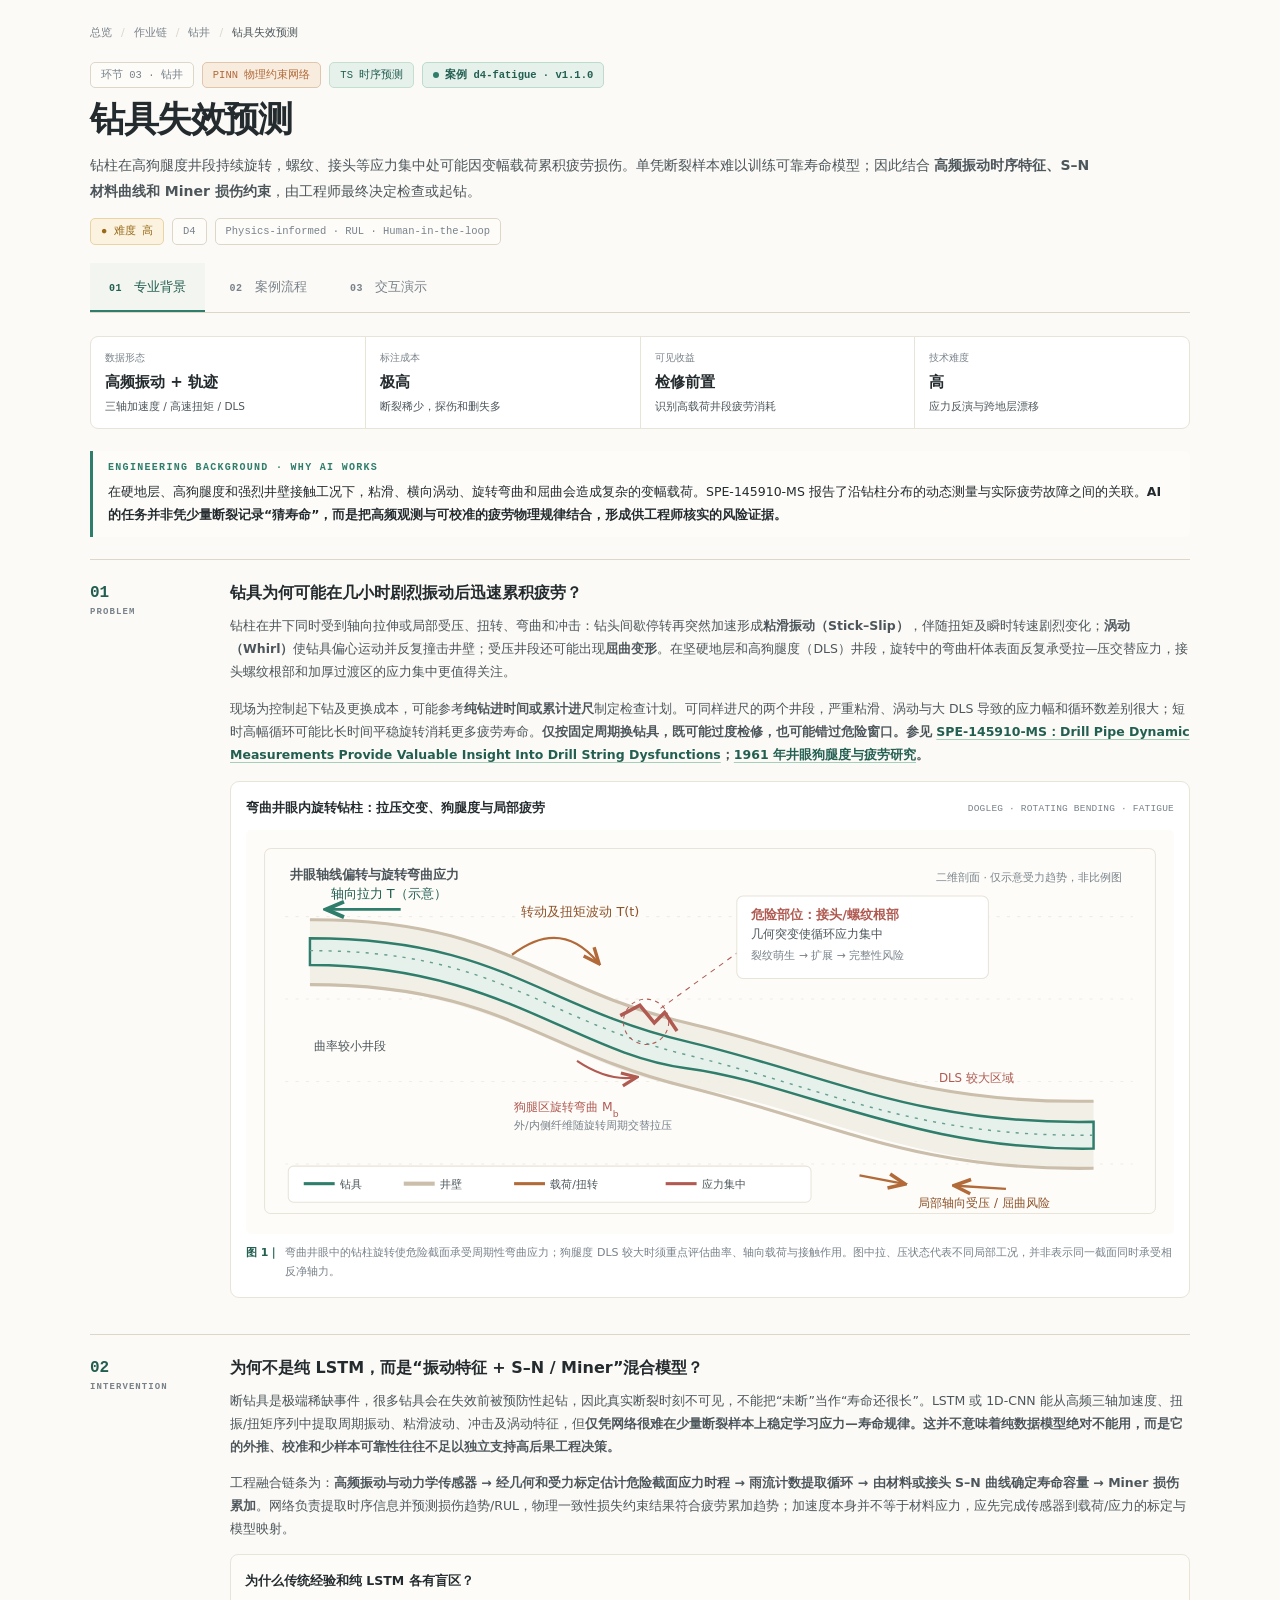
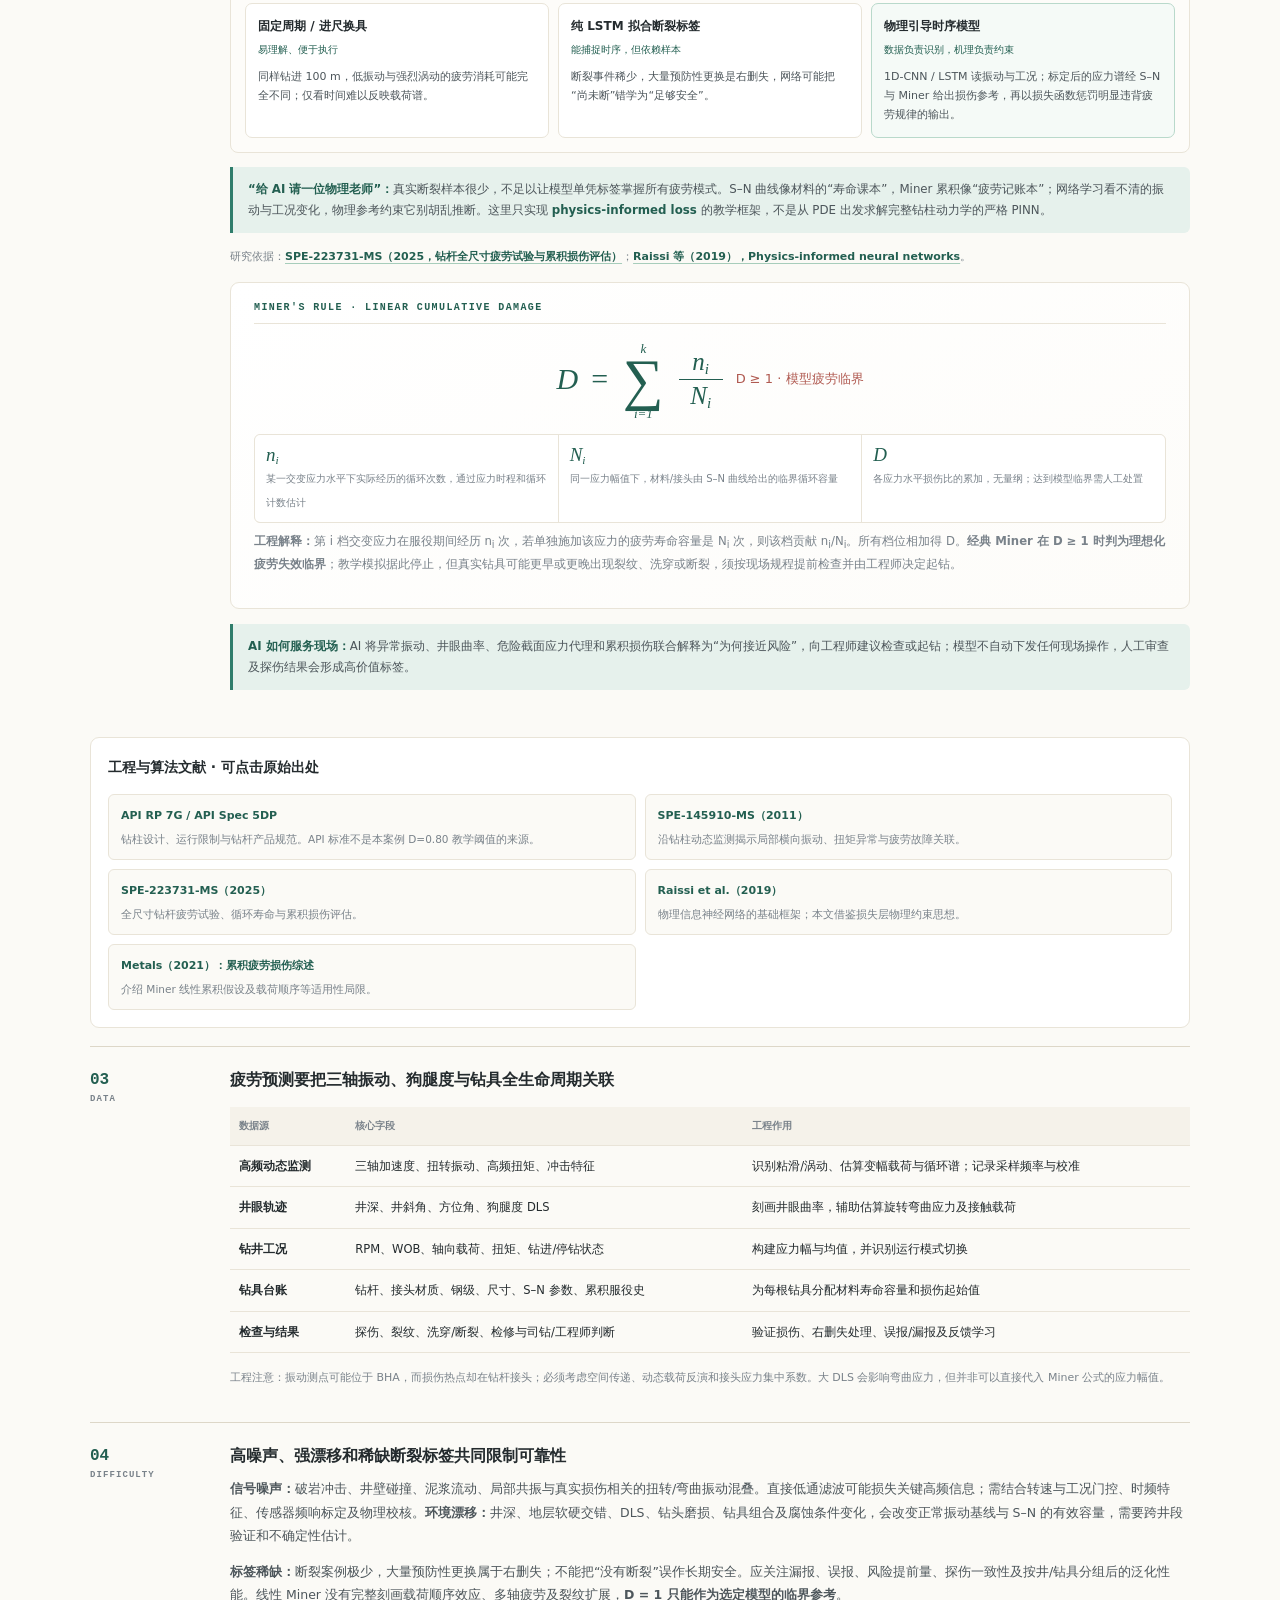
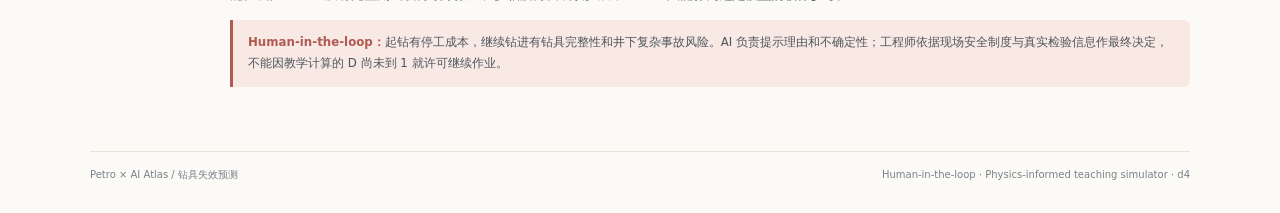
<file: cases/d4-fatigue/demo/index.html>
<!doctype html>
<html lang="zh-CN">
<head>
<meta charset="utf-8">
<meta name="viewport" content="width=device-width,initial-scale=1">
<meta name="color-scheme" content="light">
<meta name="description" content="钻具失效预测：Miner 疲劳损伤约束、振动时序、剩余寿命与司钻人工决策。">
<title>钻具失效预测 · Petro × AI Atlas</title>
<link rel="stylesheet" href="demo.css">
</head>
<body>
<div class="site-wrap">
<header class="doc-head">
  <nav class="crumb" aria-label="页面层级"><span>总览</span><i>/</i><span>作业链</span><i>/</i><span>钻井</span><i>/</i><strong>钻具失效预测</strong></nav>
  <div class="dh-kicker"><span class="tag">环节 03 · 钻井</span><span class="tag tag-tech">PINN 物理约束网络</span><span class="tag tag-method">TS 时序预测</span><span class="tag tag-case"><span class="tiny-dot"></span>案例 d4-fatigue · v1.1.0</span></div>
  <h1 class="dh-title">钻具失效预测</h1>
  <p class="dh-sub">钻柱在高狗腿度井段持续旋转，螺纹、接头等应力集中处可能因变幅载荷累积疲劳损伤。单凭断裂样本难以训练可靠寿命模型；因此结合 <b>高频振动时序特征、S–N 材料曲线和 Miner 损伤约束</b>，由工程师最终决定检查或起钻。</p>
  <div class="dh-tags"><span class="dtag" data-d="高">● 难度 高</span><span class="tag">D4</span><span class="tag subtler">Physics-informed · RUL · Human-in-the-loop</span></div>
</header>
<nav class="tabs" role="tablist" aria-label="三大板块">
  <button type="button" class="tab on" data-tab="bg" role="tab" id="tab-bg" aria-controls="panel-bg" aria-selected="true"><span>01</span> 专业背景</button>
  <button type="button" class="tab" data-tab="flow" role="tab" id="tab-flow" aria-controls="panel-flow" aria-selected="false"><span>02</span> 案例流程</button>
  <button type="button" class="tab" data-tab="demo" role="tab" id="tab-demo" aria-controls="panel-demo" aria-selected="false"><span>03</span> 交互演示</button>
</nav>
<main>
<section class="panel" id="panel-bg" role="tabpanel" aria-labelledby="tab-bg">
  <div class="judge"><div><small>数据形态</small><strong>高频振动 + 轨迹</strong><span>三轴加速度 / 高速扭矩 / DLS</span></div><div><small>标注成本</small><strong>极高</strong><span>断裂稀少，探伤和删失多</span></div><div><small>可见收益</small><strong>检修前置</strong><span>识别高载荷井段疲劳消耗</span></div><div><small>技术难度</small><strong>高</strong><span>应力反演与跨地层漂移</span></div></div>
  <div class="intro"><div class="eyebrow">ENGINEERING BACKGROUND · WHY AI WORKS</div><p>在硬地层、高狗腿度和强烈井壁接触工况下，粘滑、横向涡动、旋转弯曲和屈曲会造成复杂的变幅载荷。SPE-145910-MS 报告了沿钻柱分布的动态测量与实际疲劳故障之间的关联。<b>AI 的任务并非凭少量断裂记录“猜寿命”，而是把高频观测与可校准的疲劳物理规律结合，形成供工程师核实的风险证据。</b></p></div>
  <div class="sec4"><div class="sn">01<span>PROBLEM</span></div><div class="sec4-body"><h2>钻具为何可能在几小时剧烈振动后迅速累积疲劳？</h2>
  <p>钻柱在井下同时受到轴向拉伸或局部受压、扭转、弯曲和冲击：钻头间歇停转再突然加速形成<b>粘滑振动（Stick–Slip）</b>，伴随扭矩及瞬时转速剧烈变化；<b>涡动（Whirl）</b>使钻具偏心运动并反复撞击井壁；受压井段还可能出现<b>屈曲变形</b>。在坚硬地层和高狗腿度（DLS）井段，旋转中的弯曲杆体表面反复承受拉—压交替应力，接头螺纹根部和加厚过渡区的应力集中更值得关注。</p>
  <p>现场为控制起下钻及更换成本，可能参考<b>纯钻进时间或累计进尺</b>制定检查计划。可同样进尺的两个井段，严重粘滑、涡动与大 DLS 导致的应力幅和循环数差别很大；短时高幅循环可能比长时间平稳旋转消耗更多疲劳寿命。<b>仅按固定周期换钻具，既可能过度检修，也可能错过危险窗口。参见 <a class="academic-ref" href="https://onepetro.org/SPEATCE/proceedings-abstract/11ATCE/11ATCE/SPE-145910-MS/148399" target="_blank" rel="noopener noreferrer">SPE-145910-MS：Drill Pipe Dynamic Measurements Provide Valuable Insight Into Drill String Dysfunctions</a>；<a class="academic-ref" href="https://onepetro.org/JPT/article-abstract/13/02/175/162288/Maximum-Permissible-Dog-Legs-in-Rotary-Boreholes" target="_blank" rel="noopener noreferrer">1961 年井眼狗腿度与疲劳研究</a>。</b></p>

    <figure class="paper-figure">
      <div class="figure-head"><b>弯曲井眼内旋转钻柱：拉压交变、狗腿度与局部疲劳</b><span>DOGLEG · ROTATING BENDING · FATIGUE</span></div>
      <svg viewBox="0 0 900 392" xmlns="http://www.w3.org/2000/svg" role="img" aria-label="井眼由直线过渡到狗腿弯曲，钻具沿弯曲井眼旋转，受到轴向拉伸、局部压缩、弯曲和旋转扭矩作用，外侧及内侧纤维周期交替受拉受压，危险部位可能萌生疲劳裂纹">
        <defs>
          <marker id="d4arrClay" markerWidth="9" markerHeight="9" refX="7" refY="4" orient="auto"><path d="M1 1 L8 4 L1 7" fill="none" stroke="#b26a39" stroke-width="1.5"/></marker>
          <marker id="d4arrJade" markerWidth="9" markerHeight="9" refX="7" refY="4" orient="auto"><path d="M1 1 L8 4 L1 7" fill="none" stroke="#2f7d6b" stroke-width="1.5"/></marker>
          <marker id="d4arrRed" markerWidth="9" markerHeight="9" refX="7" refY="4" orient="auto"><path d="M1 1 L8 4 L1 7" fill="none" stroke="#b05a51" stroke-width="1.5"/></marker>
        </defs>
        <rect x="18" y="18" width="864" height="354" rx="6" fill="#fdfcf9" stroke="#e9e4d8"/>
        <g stroke="#f0ede6" stroke-width="1"><path d="M38 84H860M38 164H860M38 244H860M38 324H860" stroke-dasharray="3 7"/></g>
        <text x="43" y="48" fill="#4d565b" font-size="13" font-weight="600">井眼轴线偏转与旋转弯曲应力</text>
        <text x="850" y="49" fill="#79828a" font-size="10.5" text-anchor="end">二维剖面 · 仅示意受力趋势，非比例图</text>
        <path d="M62 87 C246 86 284 153 427 187 S650 266 822 263 L822 328 C650 331 535 264 427 249 S246 150 62 150 Z" fill="#f1ede5" opacity=".88"/>
        <path d="M62 87 C246 86 284 153 427 187 S650 266 822 263" fill="none" stroke="#cbbfac" stroke-width="3"/>
        <path d="M62 150 C246 150 284 214 427 249 S650 331 822 328" fill="none" stroke="#cbbfac" stroke-width="3"/>
        <path d="M62 118 C246 118 284 184 427 218 S650 299 822 296" fill="none" stroke="#8b938d" stroke-width="1.6" stroke-dasharray="7 5"/>
        <path d="M62 105 C246 105 284 171 427 205 S650 286 822 283 L822 309 C650 312 535 245 427 231 S246 131 62 131 Z" fill="#e6f1ec" stroke="#2f7d6b" stroke-width="2.4"/>
        <path d="M62 117 C246 117 284 183 427 218 S650 298 822 296" fill="none" stroke="#679f90" stroke-width="1.4" stroke-dasharray="3 6"/>
        <path d="M363 180 l19 -10 14 17 10 -10 12 18" stroke="#b05a51" stroke-width="3.4" fill="none"/>
        <circle cx="388" cy="186" r="22" stroke="#b05a51" fill="none" stroke-dasharray="4 4"/>
        <path d="M402 173L496 105" stroke="#b05a51" stroke-dasharray="5 5" fill="none"/>
        <rect x="476" y="64" width="244" height="80" rx="6" fill="#fff" stroke="#e9e4d8"/>
        <text x="490" y="86" fill="#b05a51" font-size="12.5" font-weight="600">危险部位：接头/螺纹根部</text>
        <text x="490" y="105" fill="#4d565b" font-size="11.5">几何突变使循环应力集中</text>
        <text x="490" y="125" fill="#79828a" font-size="10.5">裂纹萌生 → 扩展 → 完整性风险</text>
        <path d="M150 77H80" stroke="#2f7d6b" stroke-width="2.5" marker-end="url(#d4arrJade)"/>
        <text x="82" y="66" fill="#235f51" font-size="12.5">轴向拉力 T（示意）</text>
        <path d="M595 335L637 343" stroke="#b26a39" stroke-width="2.3" marker-end="url(#d4arrClay)"/>
        <path d="M737 348L689 345" stroke="#b26a39" stroke-width="2.3" marker-end="url(#d4arrClay)"/>
        <text x="652" y="366" fill="#8e5229" font-size="11.5">局部轴向受压 / 屈曲风险</text>
        <path d="M258 121Q305 85 341 128" fill="none" stroke="#b26a39" stroke-width="2.2" marker-end="url(#d4arrClay)"/>
        <text x="267" y="83" fill="#8e5229" font-size="12.5">转动及扭矩波动 T(t)</text>
        <path d="M321 224Q351 244 377 240" fill="none" stroke="#b05a51" stroke-width="2.1" marker-end="url(#d4arrRed)"/>
        <text x="260" y="273" fill="#b05a51" font-size="12">狗腿区旋转弯曲 M<tspan baseline-shift="sub" font-size="9">b</tspan></text>
        <text x="260" y="290" fill="#79828a" font-size="10.5">外/内侧纤维随旋转周期交替拉压</text>
        <text x="66" y="213" fill="#4d565b" font-size="11.5">曲率较小井段</text>
        <text x="672" y="244" fill="#b05a51" font-size="11.5">DLS 较大区域</text>
        <rect x="41" y="326" width="507" height="35" rx="5" fill="#fff" stroke="#e9e4d8"/>
        <path d="M56 343H86" stroke="#2f7d6b" stroke-width="3"/>
        <text x="91" y="347" fill="#4d565b" font-size="10.5">钻具</text>
        <path d="M153 343H183" stroke="#cbbfac" stroke-width="4"/>
        <text x="188" y="347" fill="#4d565b" font-size="10.5">井壁</text>
        <path d="M260 343H290" stroke="#b26a39" stroke-width="3"/>
        <text x="295" y="347" fill="#4d565b" font-size="10.5">载荷/扭转</text>
        <path d="M407 343H437" stroke="#b05a51" stroke-width="3"/>
        <text x="442" y="347" fill="#4d565b" font-size="10.5">应力集中</text>
      </svg>
      <figcaption><b>图 1｜</b>弯曲井眼中的钻柱旋转使危险截面承受周期性弯曲应力；狗腿度 DLS 较大时须重点评估曲率、轴向载荷与接触作用。图中拉、压状态代表不同局部工况，并非表示同一截面同时承受相反净轴力。</figcaption>
    </figure>

  </div></div>
  <div class="sec4"><div class="sn">02<span>INTERVENTION</span></div><div class="sec4-body"><h2>为何不是纯 LSTM，而是“振动特征 + S–N / Miner”混合模型？</h2>
  <p>断钻具是极端稀缺事件，很多钻具会在失效前被预防性起钻，因此真实断裂时刻不可见，不能把“未断”当作“寿命还很长”。LSTM 或 1D-CNN 能从高频三轴加速度、扭振/扭矩序列中提取周期振动、粘滑波动、冲击及涡动特征，但<b>仅凭网络很难在少量断裂样本上稳定学习应力—寿命规律。<b>这并不意味着纯数据模型绝对不能用，而是它的外推、校准和少样本可靠性往往不足以独立支持高后果工程决策。</b></b></p>
  <p>工程融合链条为：<b>高频振动与动力学传感器 → 经几何和受力标定估计危险截面应力时程 → 雨流计数提取循环 → 由材料或接头 S–N 曲线确定寿命容量 → Miner 损伤累加</b>。网络负责提取时序信息并预测损伤趋势/RUL，物理一致性损失约束结果符合疲劳累加趋势；加速度本身并不等于材料应力，应先完成传感器到载荷/应力的标定与模型映射。</p>
  <div class="contrast-intro"><b>为什么传统经验和纯 LSTM 各有盲区？</b><div class="method-contrast">
    <div><strong>固定周期 / 进尺换具</strong><span>易理解、便于执行</span><p>同样钻进 100 m，低振动与强烈涡动的疲劳消耗可能完全不同；仅看时间难以反映载荷谱。</p></div>
    <div><strong>纯 LSTM 拟合断裂标签</strong><span>能捕捉时序，但依赖样本</span><p>断裂事件稀少，大量预防性更换是右删失，网络可能把“尚未断”错学为“足够安全”。</p></div>
    <div class="preferred"><strong>物理引导时序模型</strong><span>数据负责识别，机理负责约束</span><p>1D-CNN / LSTM 读振动与工况；标定后的应力谱经 S–N 与 Miner 给出损伤参考，再以损失函数惩罚明显违背疲劳规律的输出。</p></div>
    </div></div>
  <div class="callout"><b>“给 AI 请一位物理老师”：</b>真实断裂样本很少，不足以让模型单凭标签掌握所有疲劳模式。S–N 曲线像材料的“寿命课本”，Miner 累积像“疲劳记账本”；网络学习看不清的振动与工况变化，物理参考约束它别胡乱推断。这里只实现 <b>physics-informed loss</b> 的教学框架，不是从 PDE 出发求解完整钻柱动力学的严格 PINN。</div>
  <p class="research-note">研究依据：<a class="academic-ref" href="https://onepetro.org/SPEDC/proceedings-abstract/25DC/25DC/D021S016R002/642543" target="_blank" rel="noopener noreferrer">SPE-223731-MS（2025，钻杆全尺寸疲劳试验与累积损伤评估）</a>；<a class="academic-ref" href="https://www.sciencedirect.com/science/article/pii/S0021999118307125" target="_blank" rel="noopener noreferrer">Raissi 等（2019），Physics-informed neural networks</a>。</p>
  <div class="math-card"><div class="math-eyebrow">MINER'S RULE · LINEAR CUMULATIVE DAMAGE</div>
    <div class="math-equation" role="math" aria-label="D 等于从 i 等于一到 k 求和 n_i 除以 N_i"><span class="math-var">D</span><span class="operator">=</span><span class="sum-symbol">∑<span class="sum-upper">k</span><span class="sum-lower">i=1</span></span><span class="fraction"><span>n<sub>i</sub></span><span>N<sub>i</sub></span></span><span class="eq-result">D ≥ 1 · 模型疲劳临界</span></div>
    <div class="math-terms"><div><b>n<sub>i</sub></b><span>某一交变应力水平下实际经历的循环次数，通过应力时程和循环计数估计</span></div><div><b>N<sub>i</sub></b><span>同一应力幅值下，材料/接头由 S–N 曲线给出的临界循环容量</span></div><div><b>D</b><span>各应力水平损伤比的累加，无量纲；达到模型临界需人工处置</span></div></div>
    <p><b>工程解释：</b>第 i 档交变应力在服役期间经历 n<sub>i</sub> 次，若单独施加该应力的疲劳寿命容量是 N<sub>i</sub> 次，则该档贡献 n<sub>i</sub>/N<sub>i</sub>。所有档位相加得 D。<b>经典 Miner 在 D ≥ 1 时判为理想化疲劳失效临界</b>；教学模拟据此停止，但真实钻具可能更早或更晚出现裂纹、洗穿或断裂，须按现场规程提前检查并由工程师决定起钻。</p>
  </div>
  <div class="callout"><b>AI 如何服务现场：</b>AI 将异常振动、井眼曲率、危险截面应力代理和累积损伤联合解释为“为何接近风险”，向工程师建议检查或起钻；模型不自动下发任何现场操作，人工审查及探伤结果会形成高价值标签。</div>
  </div></div>
  <div class="reference-panel" aria-label="参考资料">
    <h3>工程与算法文献 · 可点击原始出处</h3>
    <div class="reference-grid">
      <a class="reference-item" href="https://www.api.org/products-and-services/standards/digital-catalog" target="_blank" rel="noopener noreferrer"><b>API RP 7G / API Spec 5DP</b><span>钻柱设计、运行限制与钻杆产品规范。API 标准不是本案例 D=0.80 教学阈值的来源。</span></a>
      <a class="reference-item" href="https://onepetro.org/SPEATCE/proceedings-abstract/11ATCE/11ATCE/SPE-145910-MS/148399" target="_blank" rel="noopener noreferrer"><b>SPE-145910-MS（2011）</b><span>沿钻柱动态监测揭示局部横向振动、扭矩异常与疲劳故障关联。</span></a>
      <a class="reference-item" href="https://onepetro.org/SPEDC/proceedings-abstract/25DC/25DC/D021S016R002/642543" target="_blank" rel="noopener noreferrer"><b>SPE-223731-MS（2025）</b><span>全尺寸钻杆疲劳试验、循环寿命与累积损伤评估。</span></a>
      <a class="reference-item" href="https://doi.org/10.1016/j.jcp.2018.10.045" target="_blank" rel="noopener noreferrer"><b>Raissi et al.（2019）</b><span>物理信息神经网络的基础框架；本文借鉴损失层物理约束思想。</span></a>
      <a class="reference-item" href="https://www.mdpi.com/2075-4701/11/2/204" target="_blank" rel="noopener noreferrer"><b>Metals（2021）：累积疲劳损伤综述</b><span>介绍 Miner 线性累积假设及载荷顺序等适用性局限。</span></a>
    </div>
  </div>
  <div class="sec4"><div class="sn">03<span>DATA</span></div><div class="sec4-body"><h2>疲劳预测要把三轴振动、狗腿度与钻具全生命周期关联</h2>
  <table class="dtable"><thead><tr><th>数据源</th><th>核心字段</th><th>工程作用</th></tr></thead><tbody>
  <tr><td>高频动态监测</td><td>三轴加速度、扭转振动、高频扭矩、冲击特征</td><td>识别粘滑/涡动、估算变幅载荷与循环谱；记录采样频率与校准</td></tr>
  <tr><td>井眼轨迹</td><td>井深、井斜角、方位角、狗腿度 DLS</td><td>刻画井眼曲率，辅助估算旋转弯曲应力及接触载荷</td></tr>
  <tr><td>钻井工况</td><td>RPM、WOB、轴向载荷、扭矩、钻进/停钻状态</td><td>构建应力幅与均值，并识别运行模式切换</td></tr>
  <tr><td>钻具台账</td><td>钻杆、接头材质、钢级、尺寸、S–N 参数、累积服役史</td><td>为每根钻具分配材料寿命容量和损伤起始值</td></tr>
  <tr><td>检查与结果</td><td>探伤、裂纹、洗穿/断裂、检修与司钻/工程师判断</td><td>验证损伤、右删失处理、误报/漏报及反馈学习</td></tr>
  </tbody></table>
  <p class="hint">工程注意：振动测点可能位于 BHA，而损伤热点却在钻杆接头；必须考虑空间传递、动态载荷反演和接头应力集中系数。大 DLS 会影响弯曲应力，但并非可以直接代入 Miner 公式的应力幅值。</p>
  </div></div>
  <div class="sec4"><div class="sn">04<span>DIFFICULTY</span></div><div class="sec4-body"><h2>高噪声、强漂移和稀缺断裂标签共同限制可靠性</h2>
  <p><b>信号噪声：</b>破岩冲击、井壁碰撞、泥浆流动、局部共振与真实损伤相关的扭转/弯曲振动混叠。直接低通滤波可能损失关键高频信息；需结合转速与工况门控、时频特征、传感器频响标定及物理校核。<b>环境漂移：</b>井深、地层软硬交错、DLS、钻头磨损、钻具组合及腐蚀条件变化，会改变正常振动基线与 S–N 的有效容量，需要跨井段验证和不确定性估计。</p>
  <p><b>标签稀缺：</b>断裂案例极少，大量预防性更换属于右删失；不能把“没有断裂”误作长期安全。应关注漏报、误报、风险提前量、探伤一致性及按井/钻具分组后的泛化性能。线性 Miner 没有完整刻画载荷顺序效应、多轴疲劳及裂纹扩展，<b>D = 1 只能作为选定模型的临界参考</b>。</p>
  <div class="callout warn"><b>Human-in-the-loop：</b>起钻有停工成本，继续钻进有钻具完整性和井下复杂事故风险。AI 负责提示理由和不确定性；工程师依据现场安全制度与真实检验信息作最终决定，不能因教学计算的 D 尚未到 1 就许可继续作业。</div>
  </div></div>
</section>
<section class="panel" id="panel-flow" role="tabpanel" aria-labelledby="tab-flow" hidden>
  <div class="eyebrow">02 / FROM VIBRATION TO HUMAN DECISION</div>
  <h2 class="section-title">五步看懂：AI 给钻具“听诊”，工程师决定是否起钻</h2>
  <p class="lead">先听出钻具是否在异常振动，再估算已消耗的疲劳寿命，最后把建议送到工程师面前。<b>AI 负责发现和解释风险，起钻或继续钻进必须由人判断并授权。</b></p>

  <div class="flow-roles" aria-label="流程参与角色">
    <span class="flow-role machine"><i></i>01–03 / 机器处理与预警</span>
    <span class="flow-role human-role"><i></i>04 / 工程师拍板</span>
    <span class="flow-role feedback-role"><i></i>05 / 人工反馈回到模型</span>
  </div>

  <div class="pipeline flow-pipeline" aria-label="钻具失效预警五步流程">
    <article class="pipe flow-step">
      <span class="flow-step-index">01 · SENSOR</span>
      <span class="flow-icon" aria-hidden="true">
        <svg viewBox="0 0 32 32" fill="none"><path d="M3 17h5l3-8 5 15 4-11 3 4h6" stroke="currentColor" stroke-width="2.2" stroke-linecap="round" stroke-linejoin="round"/><circle cx="16" cy="16" r="13" stroke="currentColor" stroke-width="1" opacity=".3"/></svg>
      </span>
      <b>数据收集与“降噪”</b>
      <span class="flow-nickname">听诊器：听清真正的受力变化</span>
      <p class="flow-step-desc">井下振动像嘈杂的机器声。AI 先清除传感器毛刺、时间错位等干扰，<b>保留真正的冲击与粘滑信号</b>。</p>
      <div class="flow-io"><span>输入</span><p>振动、扭矩、转速、狗腿度</p><span>输出 → 第 2 步</span><p>整理好的载荷时序</p></div>
      <small>机器 · 整理证据</small>
    </article>

    <article class="pipe flow-step">
      <span class="flow-step-index">02 · PHYSICS + AI</span>
      <span class="flow-icon" aria-hidden="true">
        <svg viewBox="0 0 32 32" fill="none"><path d="M5 25h22M8 22V12m6 10V7m6 15v-8m6 8V10" stroke="currentColor" stroke-width="2" stroke-linecap="round"/><path d="M6 10l6-5 7 5 7-5" stroke="currentColor" stroke-width="1.7" stroke-linecap="round" stroke-linejoin="round"/></svg>
      </span>
      <b>物理 + AI 融合预测</b>
      <span class="flow-nickname">计步器：累计疲劳“消耗账单”</span>
      <p class="flow-step-desc">神经网络识别振动模式；Miner 法则按不同应力水平的循环次数“记账”，估算累计损伤 D 和剩余寿命 RUL。</p>
      <div class="flow-io"><span>输入</span><p>载荷时序 + 材料 S–N 曲线</p><span>输出 → 第 3 步</span><p>损伤 D、寿命区间</p></div>
      <small>机器 · 计算风险</small>
    </article>

    <article class="pipe flow-step flow-alert-step">
      <span class="flow-step-index">03 · RISK ALERT</span>
      <span class="flow-icon" aria-hidden="true">
        <svg viewBox="0 0 32 32" fill="none"><path d="M16 4 29 27H3L16 4Z" stroke="currentColor" stroke-width="2" stroke-linejoin="round"/><path d="M16 12v7m0 4v1" stroke="currentColor" stroke-width="2.4" stroke-linecap="round"/></svg>
      </span>
      <b>多级风险预警</b>
      <span class="flow-nickname">预警灯：把复杂计算变成提醒</span>
      <p class="flow-step-desc">当演示损伤 D 接近 <b>0.80</b>，系统开始预警；若风险继续恶化则升级红色告警，提示“建议起钻检查/更换”。</p>
      <div class="flow-io"><span>输入</span><p>D、RUL 与风险证据</p><span>输出 → 工程师</span><p>预警等级 + 建议及理由</p></div>
      <small>机器 · 只建议，不下命令</small>
      <span class="flow-boundary-label" aria-hidden="true">建议 → 授权</span>
    </article>

    <article class="pipe flow-step human flow-human-step">
      <span class="flow-step-index">04 · HUMAN GATE</span>
      <span class="flow-icon human-icon" aria-hidden="true">
        <svg viewBox="0 0 32 32" fill="none"><circle cx="16" cy="9" r="5" stroke="currentColor" stroke-width="2"/><path d="M7 29v-7a9 9 0 0 1 18 0v7M12 23v6m8-6v6" stroke="currentColor" stroke-width="2" stroke-linecap="round"/></svg>
      </span>
      <b>工程博弈决策</b>
      <span class="flow-nickname">工程师：降本 vs 控险</span>
      <p class="flow-step-desc">起钻有停工和更换成本；继续最后 <b>20 m</b> 可能省时间，却可能遇断钻具。工程师结合真实井况审核，决定是否批准。</p>
      <div class="flow-io"><span>输入</span><p>AI 建议 + 现场状态</p><span>输出 → 第 5 步</span><p>人工授权、理由和措施</p></div>
      <small>人 · 唯一最终决策门</small>
      <div class="flow-human-badge">工程博弈 · 降本 VS 控险</div>
    </article>

    <article class="pipe flow-step">
      <span class="flow-step-index">05 · FEEDBACK</span>
      <span class="flow-icon" aria-hidden="true">
        <svg viewBox="0 0 32 32" fill="none"><path d="M25 13a10 10 0 1 0 0 8" stroke="currentColor" stroke-width="2.2" stroke-linecap="round"/><path d="M23 7v8h8M10 17l4 4 8-9" stroke="currentColor" stroke-width="2" stroke-linecap="round" stroke-linejoin="round"/></svg>
      </span>
      <b>执行与反馈闭环</b>
      <span class="flow-nickname">病例本：把这次经验留给下次</span>
      <p class="flow-step-desc">记录安全起钻、探伤结果，或继续钻进后的损伤与事故；未断裂样本同样保留“截至目前未失效”的信息。</p>
      <div class="flow-io"><span>输入</span><p>人工决策 + 实际检查结果</p><span>输出 → 下一轮模型</span><p>有审核依据的高价值标签</p></div>
      <small>人 → 机器 · 经验回流</small>
    </article>
  </div>

  <figure class="paper-figure physics-gate-figure">
    <div class="figure-head"><b>数据预测为什么还要经过“物理审查门”？</b><span>PHYSICS-GUIDED REGULARIZATION</span></div>
    <svg viewBox="0 0 900 220" xmlns="http://www.w3.org/2000/svg" role="img" aria-label="高频振动进入 LSTM，网络输出预测损伤，与 S N 曲线和 Miner 累积得到的参考损伤比较，形成物理损失，再反馈优化网络；输出的建议须由工程师审核">
      <defs><marker id="physical-arrow-d4" markerWidth="8" markerHeight="8" refX="6" refY="3" orient="auto"><path d="M1 1L7 4L1 7" fill="none" stroke="#2f7d6b" stroke-width="1.5"/></marker></defs>
      <rect x="14" y="36" width="166" height="66" rx="8" fill="#f5f2ea" stroke="#ddd7c8"/><text x="97" y="62" text-anchor="middle" font-size="13" fill="#242b2e">高频振动 / 扭矩</text><text x="97" y="81" text-anchor="middle" font-size="11" fill="#79828a">传感器窗口</text>
      <rect x="218" y="36" width="170" height="66" rx="8" fill="#e6f1ec" stroke="#a4cdbb"/><text x="303" y="62" text-anchor="middle" font-size="13" fill="#235f51" font-weight="700">LSTM / 1D-CNN</text><text x="303" y="81" text-anchor="middle" font-size="11" fill="#4d565b">预测 D 与 RUL</text>
      <rect x="429" y="26" width="193" height="87" rx="9" fill="#fbf4e8" stroke="#b26a39" stroke-width="2.2"/><text x="525" y="50" text-anchor="middle" font-size="13" fill="#8e5229" font-weight="700">物理约束门</text><text x="525" y="71" text-anchor="middle" font-size="11" fill="#4d565b">预测增量 ≈ Miner 增量</text><text x="525" y="91" text-anchor="middle" font-size="11" fill="#4d565b">损伤不能无故倒退</text>
      <rect x="660" y="36" width="218" height="66" rx="8" fill="#e6f1ec" stroke="#2f7d6b" stroke-width="2.3"/><text x="769" y="62" text-anchor="middle" font-size="13" fill="#235f51" font-weight="700">工程师最终授权</text><text x="769" y="81" text-anchor="middle" font-size="11" fill="#4d565b">检查 / 起钻 / 不采纳</text>
      <g stroke="#2f7d6b" stroke-width="2" fill="none" marker-end="url(#physical-arrow-d4)"><path d="M180 69H216"/><path d="M388 69H426"/><path d="M622 69H658"/></g>
      <rect x="212" y="146" width="255" height="47" rx="7" fill="#fff" stroke="#e9e4d8"/><text x="339" y="164" text-anchor="middle" font-size="12" fill="#242b2e">S–N 材料曲线 + Miner 累积</text><text x="339" y="181" text-anchor="middle" font-size="10" fill="#79828a">需应力标定 / 循环计数</text>
      <path d="M466 168H525V116" fill="none" stroke="#b26a39" stroke-width="2" stroke-dasharray="6 4" marker-end="url(#physical-arrow-d4)"/><path d="M525 114V200H305V196" fill="none" stroke="#b26a39" stroke-width="1.6" stroke-dasharray="4 5"/><text x="654" y="170" text-anchor="middle" font-size="11" fill="#8e5229">违背规律 → 训练阶段加罚</text><text x="654" y="186" text-anchor="middle" font-size="10" fill="#79828a">不是实际部署时的自动硬联锁</text>
    </svg>
    <figcaption><b>图 4｜</b>振动网络与 Miner 物理估计之间的损失约束；物理审查发生在训练环节，现实现场仍需独立的风险联锁与人工审批。</figcaption>
  </figure>
  <div class="flow-handoff-band" role="note" aria-label="机器建议交给人类授权">
    <span class="flow-handoff-machine">机器：提供损伤、寿命区间和预警理由</span>
    <span class="flow-handoff-arrow">机器建议 <span aria-hidden="true">⟶</span> <strong>人工授权</strong></span>
    <span class="flow-handoff-human">人类：综合安全、任务和检修成本后拍板</span>
  </div>

  <div class="sec4">
    <div class="sn">01<span>PINN LOSS</span></div>
    <div class="sec4-body">
      <h2>为什么让网络“边看数据，边做疲劳物理作业”？</h2>
      <p>传统神经网络依赖大量“真实断裂时刻”样本，但现场更多是尚未断裂就被起钻的钻具。我们在损伤预测网络之外，加一条“材料物理老师”的监督路线：根据标定应力谱、雨流计数、S–N 曲线得到 Miner 损伤增量，训练时要求网络预测不能随意背离它。</p>
      <div class="math-card pinn-loss-card">
        <div class="math-eyebrow">COMPOSITE PHYSICS-INFORMED LOSS</div>
        <div class="main-loss-formula" role="math" aria-label="总损失等于数据损失加 lambda 乘物理损失"><span class="math-italic">L</span><span>=</span><span class="math-italic">L</span><sub>data</sub><span>+</span><span class="math-italic">λ</span><span>·</span><span class="math-italic">L</span><sub>physics</sub></div>
        <div class="loss-details-grid">
          <div><b>经验教训：L<sub>data</sub></b><div class="mini-formula">MSE( RUL<sub>pred</sub>, RUL<sub>label</sub> )</div><p>仅对有可靠寿命标签的样本计算；其他样本要按右删失生存分析处理，不能直接当作已知寿命。</p></div>
          <div><b>物理常识：L<sub>physics</sub></b><div class="mini-formula">( ΔD<sub>pred</sub> − ΔD<sub>Miner</sub> )² + μ[−ΔD<sub>pred</sub>]<sub>+</sub>²</div><p>一方面逼近 Miner 估计的损伤增量，另一方面禁止网络在持续服役中无依据地预测“负损伤”。</p></div>
          <div><b>老师话语权：λ</b><div class="mini-formula">λ ≥ 0</div><p>权重控制物理约束影响；需结合交叉验证与不确定性校准，不是越大越好。</p></div>
        </div>
        <p class="equation-caption">这里的损伤物理项由 Miner 线性累积假设构造，并非直接求解钻柱应力场 PDE，也不是“能量守恒残差”。物理惩罚是软约束，不能保证所有工况预测都正确。</p>
      </div>
      <div class="code-card">
        <div class="code-head"><span>Python / PyTorch · 一个 Epoch 中的损失计算示意</span><span>PHYSICS + DATA</span></div>
        <pre><code><span class="cm"># windows: 高频振动/扭矩窗口；d_prev: 历史损伤</span>
<span class="cm"># miner_delta: 已由应力反演、雨流计数、S–N 曲线算出</span>
for windows, d_prev, miner_delta, rul_y, observed in loader:
    optimizer.zero_grad()
    damage_delta, rul_pred = model(windows)
    damage_pred = d_prev + damage_delta
    physics_target = d_prev + miner_delta

    <span class="cm"># 只对真正有失效寿命标签的样本监督 RUL</span>
    if observed.any():
        loss_data = ((rul_pred[observed] - rul_y[observed])**2).mean()
    else:
        loss_data = 0.0 * rul_pred.sum()

    loss_miner = ((damage_pred - physics_target)**2).mean()
    loss_mono = torch.relu(-damage_delta).square().mean()
    loss_physics = loss_miner + mu * loss_mono
    loss = loss_data + lam * loss_physics
    loss.backward()
    optimizer.step()

<span class="cm"># 推理阶段只发出建议；最终起钻由工程师批准</span>
recommendation = explain(damage_pred, rul_pred)</code></pre>
      </div>
      <div class="plain-translation"><div class="translation-mark">译</div><div><strong>把代码翻译成人话</strong><p>第一步，AI 看振动，猜这根钻具又损伤了多少；第二步，用材料试验的 S–N 曲线和 Miner 法则算一份“参考账本”；第三步，两份账对不上、或者 AI 预测损伤倒退，就给网络加罚；第四步，用少量可靠失效寿命标签纠正寿命预测。最后输出“为什么危险”的理由，交给工程师决定，而不是网络自己操作钻机。</p></div></div>
      <p class="hint">上方为训练逻辑示例，未包含完整数据预处理、右删失似然、材料参数不确定性及模型校准；对于无失效终点的样本，完整系统应增加生存分析或区间删失损失。本页面实际仍运行简化疲劳代理而非训练好的 PINN。</p>
    </div>
  </div>
  <div class="sec4">
    <div class="sn">02<span>TRADE-OFF</span></div>
    <div class="sec4-body">
      <h2>为什么还需要工程师来“拍板”？</h2>
      <div class="trade-grid">
        <div><strong>方案 A · 立即起钻检查/更换</strong><p>多一次起下钻和检修，短期成本变高；但可以检查裂纹、减少高风险钻具继续服役的暴露。</p><span class="safecol">主要考虑：完整性与风险控制</span></div>
        <div><strong>方案 B · 继续钻进最后 20 m（教学情境）</strong><p>有机会完成眼前进尺，却继续增加疲劳损伤，且现场不能仅凭预测分数自行冒险作业。</p><span class="dangercol">主要考虑：工期与成本，同时面对不确定风险</span></div>
      </div>
      <div class="callout"><b>AI 如何服务，而不是替人接管：</b>它像“超级副驾”一样把异常、损伤和不确定性汇总给工程师；工程师结合钻具检验、井况和现行作业规程决定是否批准，并留下决策及结果。演示中的 20 m 仅用于展示工程权衡，不构成继续钻进建议。</div>
    </div>
  </div>
</section>
<section class="panel" id="panel-demo" role="tabpanel" aria-labelledby="tab-demo" hidden>
  <div class="eyebrow">03 / DRILLSTRING HEALTH DIGITAL LAB · HUMAN-IN-THE-LOOP</div><h2 class="section-title">钻具疲劳监测与起钻决策实验台</h2><p class="lead">每 0.9 秒推进一段虚拟服役过程；Miner 损伤逐步累加，振动谱随工况变化而改变。<b>当 D &gt; 0.80 时建议起钻；D ≥ 1.00 时教学仿真锁定，不代表现场存在确定断裂阈值。</b></p>
  <div class="statebar" id="statebar" role="status" aria-live="polite"><i class="state-dot"></i><strong id="state-title">正在监测：剩余寿命与疲劳损伤</strong><span id="state-label">NORMAL / WATCH</span></div>
  <div class="lab-grid">
    <div class="lab-left">
      <article class="card"><div class="card-head"><strong>剩余使用寿命 RUL · 时序估计</strong><span>小时（h）/ 压缩演示时间</span></div><svg id="rul-chart" viewBox="0 0 820 326" role="img" aria-label="横轴累计模拟服役时间小时，纵轴剩余寿命小时，绿色剩余寿命估计线与红色预警底线"></svg><div class="legend"><span><i class="swatch green"></i>RUL 代理估计</span><span><i class="swatch red dash"></i>警戒线 3 h</span></div><p class="figcap"><b>图 2｜</b>RUL 为按模拟损伤速率外推的教学估计值，不代表真实网络预测的剩余寿命或可信区间。</p></article>
      <article class="card"><div class="card-head"><strong>井下振动时域信号 · 高频采样窗口</strong><span>合成采样率 200 Hz</span></div><svg id="vibration-chart" viewBox="0 0 820 230" role="img" aria-label="横轴时间毫秒，纵轴振动相对幅值，橙色井下振动波形与参考范围"></svg><div class="legend"><span><i class="swatch clay"></i>振动响应</span><span><i class="swatch gray"></i>参考振幅带</span></div><p class="figcap"><b>图 3｜</b>模拟井下振动时域波形，包含周期振动、黏滑扰动与短时冲击；数值为归一化幅值，不能当作现场加速度标定数据。</p></article>
      <article class="card left-explainer"><div class="card-head"><strong>疲劳损伤账本 / 物理与 AI 交叉核查</strong><span>MINER DAMAGE BUDGET</span></div><div class="damage-track" aria-label="累计疲劳损伤进度"><div id="damage-fill"></div><i class="damage-threshold"></i></div><div class="budget-labels"><span>0 · 新钻具</span><span class="critical-limit">D &gt; 0.80 · 预警</span><span class="failure-limit">D ≥ 1.00 · 模型临界</span></div><div class="risk-spectrum-legend"><span><i class="risk-swatch low"></i>累计损伤较低</span><span><i class="risk-swatch mid"></i>接近警戒</span><span><i class="risk-swatch high"></i>高风险</span></div><div class="explain-grid"><div><small>物理损伤增量</small><b id="damage-rate">+0.000</b><span>ΔD / tick</span></div><div><small>振动特征 RMS</small><b id="vib-rms">0.00</b><span>归一化</span></div><div><small>数据–物理偏差</small><b id="residual">0.000</b><span>代理残差</span></div><div><small>状态</small><b id="model-state">基线一致</b><span>非训练模型</span></div></div><div class="callout subtle"><b>AI 为什么能服务？</b> 传感器提供动态波形证据，Miner 理论提供随循环累积的可解释约束。两者不一致时，应先核查材料、传感器和工况，不应机械地相信某一个 RUL 数值。</div></article>
    </div>
    <div class="lab-right">
      <article class="card health-card"><div class="card-head"><strong>钻具健康状态 / 关键指标</strong><span>DRILLSTRING HEALTH</span></div><div class="metric-grid"><div><small>健康度 · 教学代理</small><b id="health-val">—</b><span>%</span></div><div><small>累计 Miner 损伤</small><b id="damage-val">—</b><span>D</span></div><div><small>当前进尺</small><b id="depth-val">—</b><span>m</span></div><div><small>RUL 估计</small><b id="rul-val">—</b><span>h</span></div></div><div class="minor-kpis"><span>累计模拟服役 <b id="time-val">—</b> h</span><span>钻具批次 <b id="tool-val">T-001</b></span></div></article>
      <article class="card ai-card" id="ai-card"><div class="card-head"><strong>AI 物理–时序融合辅助判断</strong><span>PHYSICS-AWARE ASSISTANT</span></div><div class="ai-indicator" id="ai-indicator"><span class="ai-lamp"></span><div><b id="ai-headline">当前处于监测窗口</b><p id="ai-reason">同时监控振动强度、Miner 累积损伤与寿命代理；此处未加载真实 LSTM 训练权重。</p></div></div><div class="triad"><div><small>物理证据</small><b id="physics-evidence">D = 0.00</b></div><div><small>时序证据</small><b id="sequence-evidence">RMS = 0.00</b></div><div><small>AI 输出</small><b id="decision-evidence">继续监测</b></div></div></article>
      <div class="handoff-line"><span>机器：损伤与 RUL 建议</span><b>→ HUMAN 审核 →</b><span>人：决定是否起钻</span></div>
      <article class="card decision-card action-card"><div class="card-head"><strong>工程博弈 · 人工决策门</strong><span>HUMAN-IN-THE-LOOP</span></div><div class="approval-chip">● 等待工程师审核 / 授权</div><p>若继续钻进，可争取完成短井段，但材料损伤与不确定性增加。<b>工程师不能把教学损伤阈值当作安全许可。</b></p><label for="advance">暂缓时计划再钻 <output id="advance-value">30 m</output></label><input type="range" id="advance" min="10" max="50" step="10" value="30"><div class="range-ends"><span>10 m</span><span>50 m</span></div><div class="decision-actions"><button id="trip-btn" type="button" class="btn primary">采纳建议 · 立即起钻更换</button><button id="continue-btn" type="button" class="btn danger">暂缓 · 带风险继续钻进</button></div><button id="reset-btn" type="button" class="btn ghost" hidden>重置教学场景（故障后恢复）</button><div class="decision-result" id="decision-result">当前控制权归工程师；仅记录虚拟决定，不连接设备。</div><div class="risk-trade"><div><b>起钻成本</b><span>换钻具、占用作业时间</span></div><div><b>继续风险</b><span>损伤累积、可能触发教学终止</span></div></div></article>
      <article class="card log-card"><div class="card-head"><strong>人工决策与结果回流</strong><span>FEEDBACK AUDIT</span></div><ol id="audit-log" aria-live="polite"><li>暂无人工决策。点击按钮后会记录时间、损伤、进尺与决策类型。</li></ol><div class="audit-bottom"><b id="feedback-num">0</b> 条已记录人工反馈 <span>含虚拟检修/持续钻进结果</span></div></article>
    </div>
  </div>
  <p class="safety-note">教学安全声明：所有循环载荷、S–N 容量、损伤增长和寿命均为虚构数值。真实检修、起钻和继续钻进必须依据经批准的井场规程、工程师评估和设备检查，不可根据此页面决策。</p>
</section>
</main>
<footer><span>Petro × AI Atlas / 钻具失效预测</span><span>Human-in-the-loop · Physics-informed teaching simulator · d4</span></footer>
</div>
<script src="demo.js"></script>
</body>
</html>
</file>
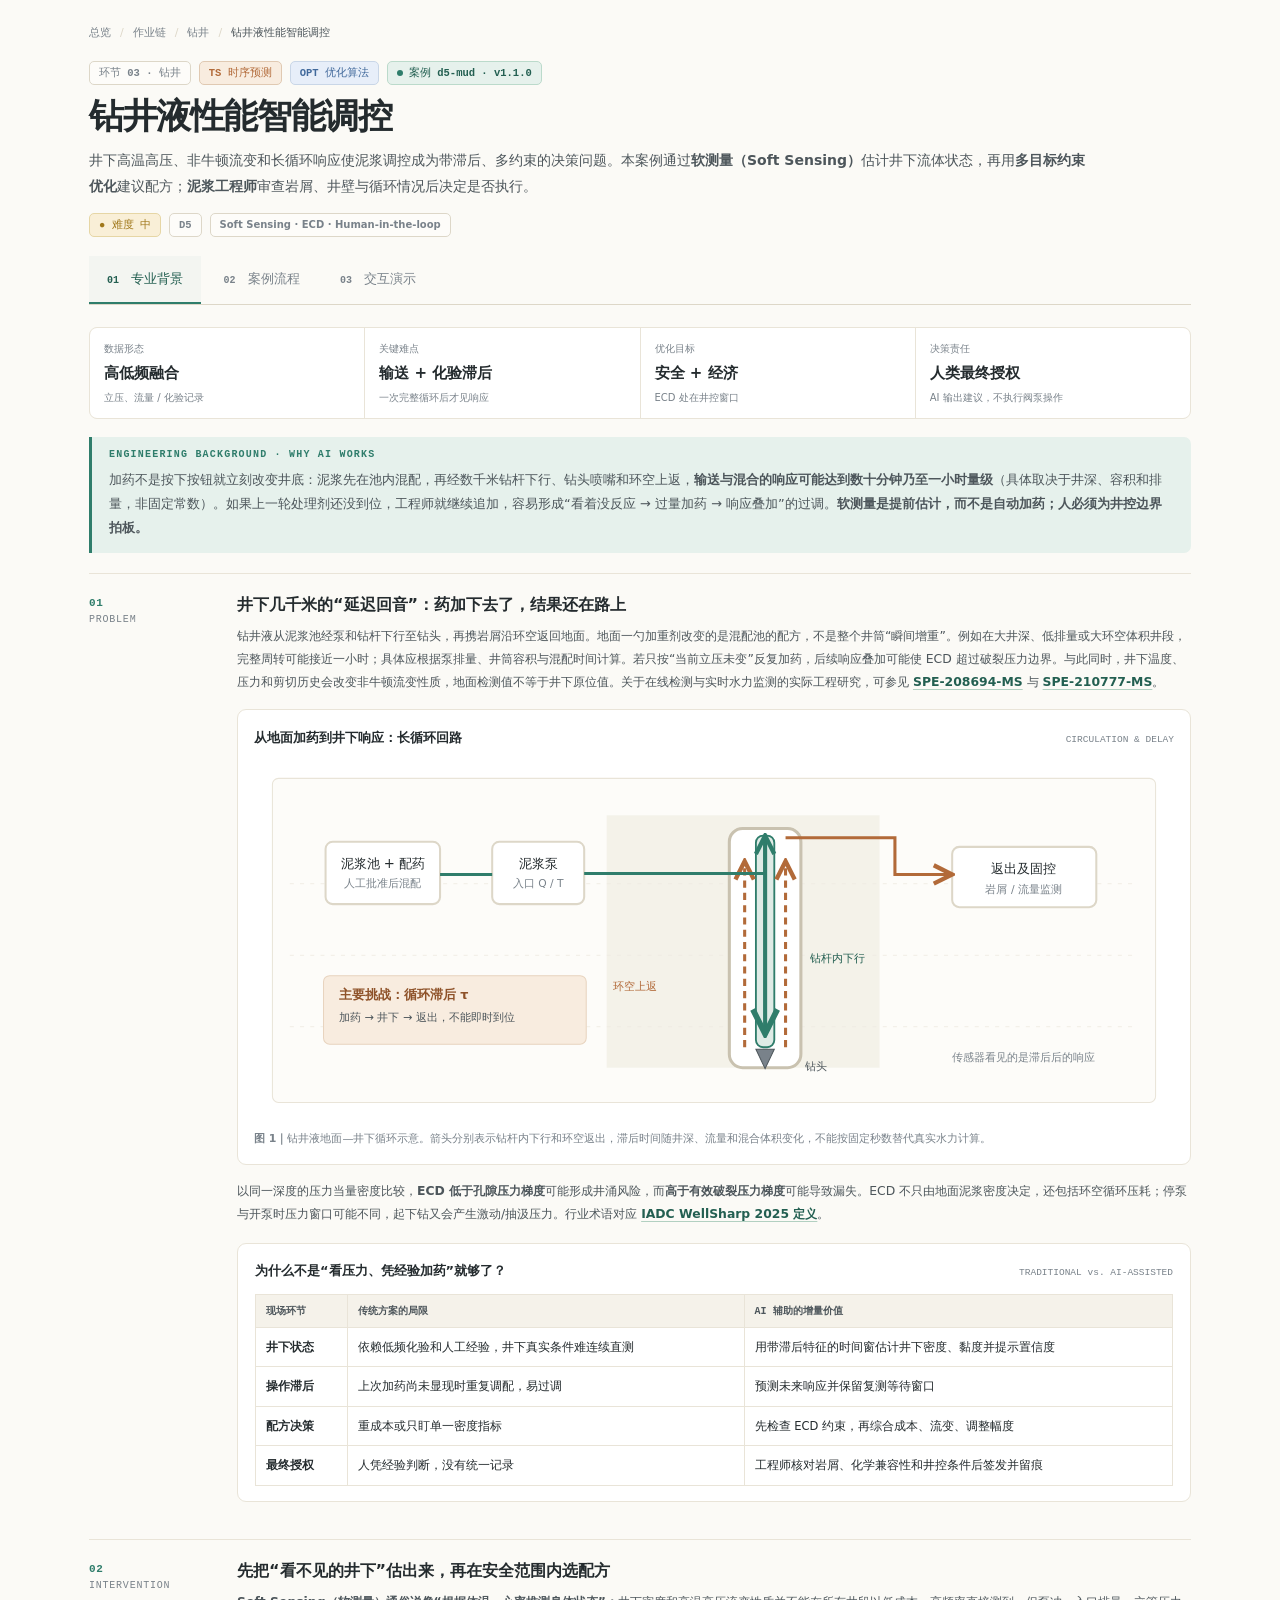
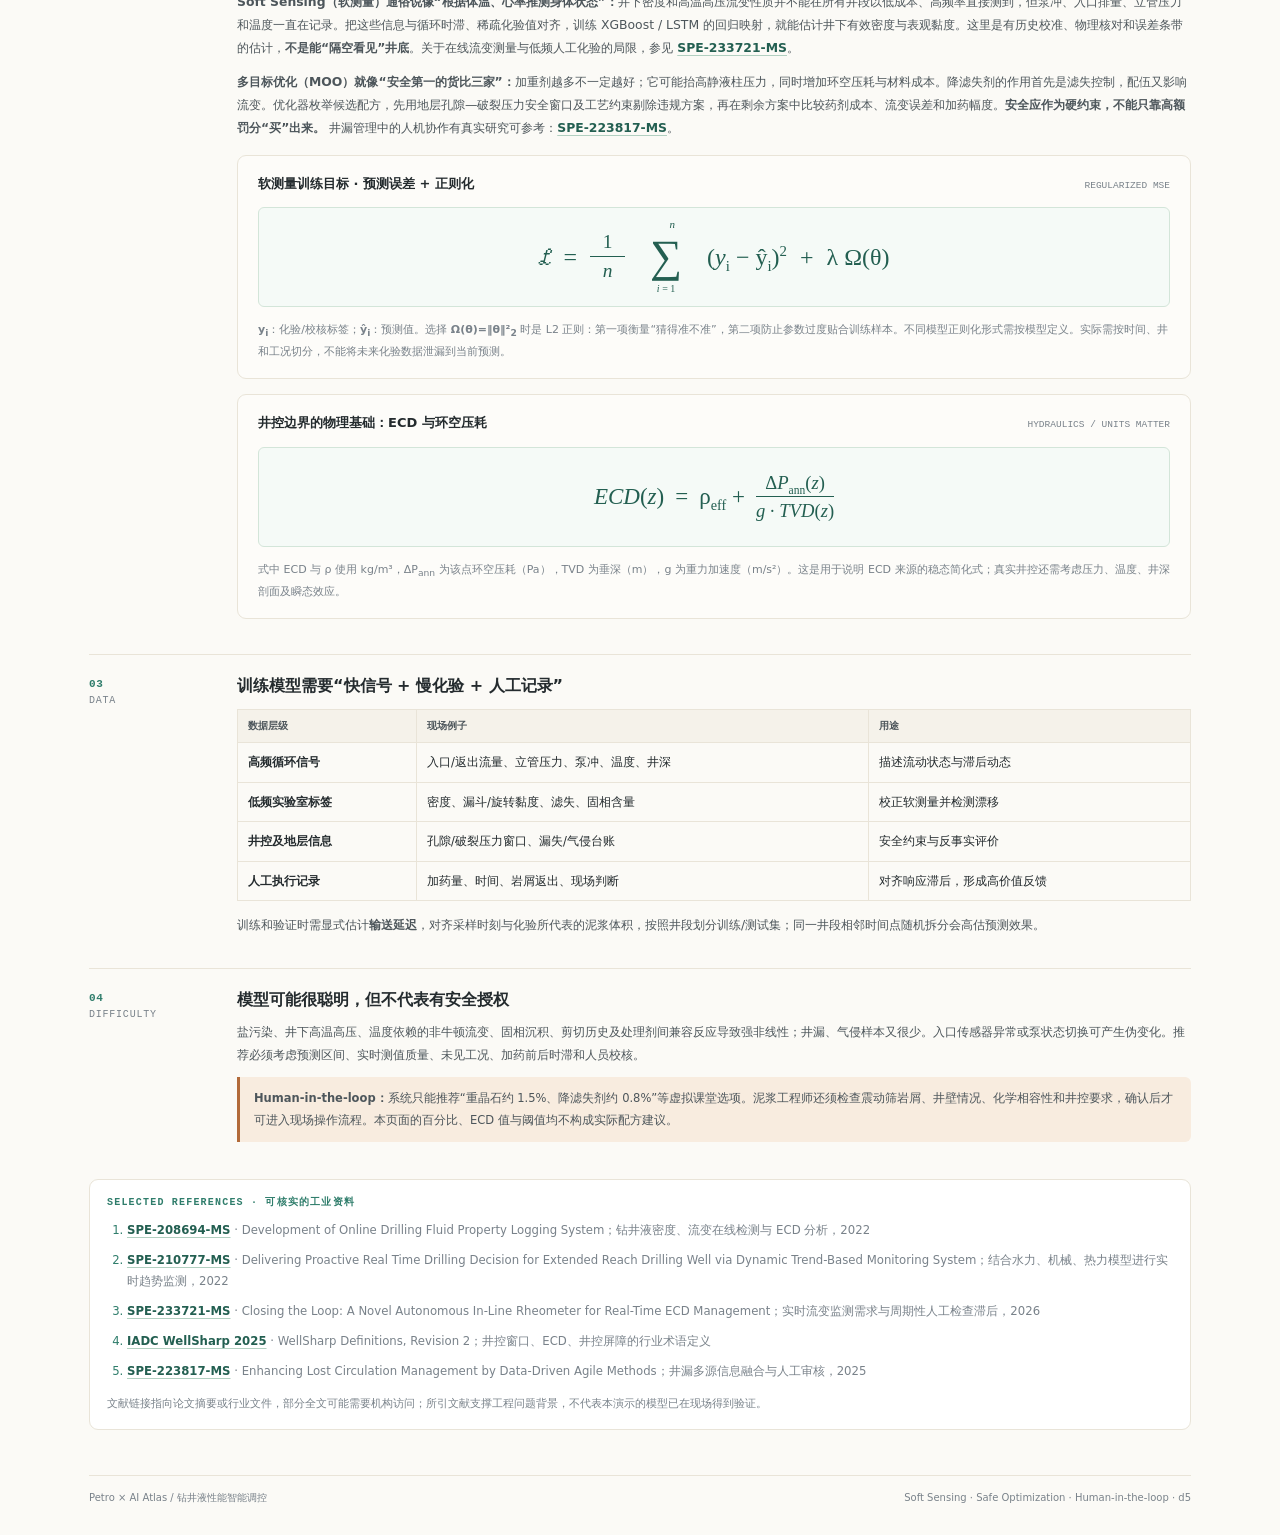
<file: cases/d5-mud/demo/index.html>
<!doctype html>
<html lang="zh-CN">
<head>
<meta charset="utf-8">
<meta name="viewport" content="width=device-width,initial-scale=1">
<meta name="color-scheme" content="light">
<meta name="description" content="钻井液软测量、ECD 安全窗口与泥浆工程师人工配方审核。">
<title>钻井液性能智能调控 · Petro × AI Atlas</title>
<link rel="stylesheet" href="demo.css">
</head>
<body>
<div class="site-wrap">
  <header class="doc-head">
    <nav class="crumb" aria-label="页面层级"><span>总览</span><i>/</i><span>作业链</span><i>/</i><span>钻井</span><i>/</i><strong>钻井液性能智能调控</strong></nav>
    <div class="dh-kicker"><span class="tag">环节 03 · 钻井</span><span class="tag tech">TS 时序预测</span><span class="tag opt">OPT 优化算法</span><span class="tag case"><i class="dot"></i>案例 d5-mud · v1.1.0</span></div>
    <h1 class="dh-title">钻井液性能智能调控</h1>
    <p class="dh-sub">井下高温高压、非牛顿流变和长循环响应使泥浆调控成为带滞后、多约束的决策问题。本案例通过<b>软测量（Soft Sensing）</b>估计井下流体状态，再用<b>多目标约束优化</b>建议配方；<b>泥浆工程师</b>审查岩屑、井壁与循环情况后决定是否执行。</p>
    <div class="dh-tags"><span class="dtag" data-d="中">● 难度 中</span><span class="tag">D5</span><span class="tag soft">Soft Sensing · ECD · Human-in-the-loop</span></div>
  </header>

  <nav class="tabs" role="tablist" aria-label="案例三大板块">
    <button type="button" class="tab on" data-tab="bg" role="tab" id="tab-bg" aria-controls="panel-bg" aria-selected="true"><span>01</span> 专业背景</button>
    <button type="button" class="tab" data-tab="flow" role="tab" id="tab-flow" aria-controls="panel-flow" aria-selected="false"><span>02</span> 案例流程</button>
    <button type="button" class="tab" data-tab="demo" role="tab" id="tab-demo" aria-controls="panel-demo" aria-selected="false"><span>03</span> 交互演示</button>
  </nav>

  <main>
    <section class="panel" id="panel-bg" role="tabpanel" aria-labelledby="tab-bg">
      <div class="judge">
        <div><small>数据形态</small><strong>高低频融合</strong><span>立压、流量 / 化验记录</span></div>
        <div><small>关键难点</small><strong>输送 + 化验滞后</strong><span>一次完整循环后才见响应</span></div>
        <div><small>优化目标</small><strong>安全 + 经济</strong><span>ECD 处在井控窗口</span></div>
        <div><small>决策责任</small><strong>人类最终授权</strong><span>AI 输出建议，不执行阀泵操作</span></div>
      </div>
      <div class="intro"><div class="eyebrow">ENGINEERING BACKGROUND · WHY AI WORKS</div><p>加药不是按下按钮就立刻改变井底：泥浆先在池内混配，再经数千米钻杆下行、钻头喷嘴和环空上返，<b>输送与混合的响应可能达到数十分钟乃至一小时量级</b>（具体取决于井深、容积和排量，非固定常数）。如果上一轮处理剂还没到位，工程师就继续追加，容易形成“看着没反应 → 过量加药 → 响应叠加”的过调。<b>软测量是提前估计，而不是自动加药；人必须为井控边界拍板。</b></p></div>

      <div class="sec4"><div class="sn">01<span>PROBLEM</span></div><div class="sec4-body"><h2>井下几千米的“延迟回音”：药加下去了，结果还在路上</h2>
        <p>钻井液从泥浆池经泵和钻杆下行至钻头，再携岩屑沿环空返回地面。地面一勺加重剂改变的是混配池的配方，不是整个井筒“瞬间增重”。例如在大井深、低排量或大环空体积井段，完整周转可能接近一小时；具体应根据泵排量、井筒容积与混配时间计算。若只按“当前立压未变”反复加药，后续响应叠加可能使 ECD 超过破裂压力边界。与此同时，井下温度、压力和剪切历史会改变非牛顿流变性质，地面检测值不等于井下原位值。关于在线检测与实时水力监测的实际工程研究，可参见 <a class="ref-link" href="https://onepetro.org/SPEDC/proceedings-abstract/22DC/22DC/D032S009R001/482085" target="_blank" rel="noopener noreferrer">SPE-208694-MS</a> 与 <a class="ref-link" href="https://onepetro.org/SPEAPOG/proceedings-abstract/22APOG/22APOG/D022S003R001/511342" target="_blank" rel="noopener noreferrer">SPE-210777-MS</a>。</p>
        <figure class="paper-figure"><div class="figure-head"><b>从地面加药到井下响应：长循环回路</b><span>CIRCULATION &amp; DELAY</span></div>
          <svg viewBox="0 0 900 352" role="img" aria-label="泥浆泵经过立管沿钻杆向下，钻头喷嘴进入井底，携岩液沿环空返回地面泥浆池，显示入口传感器和时滞">
            <defs><marker id="arrowJ" markerWidth="8" markerHeight="8" refX="7" refY="4" orient="auto"><path d="M1 1L7 4L1 7" fill="none" stroke="#2f7d6b" stroke-width="1.4"/></marker><marker id="arrowC" markerWidth="8" markerHeight="8" refX="7" refY="4" orient="auto"><path d="M1 1L7 4L1 7" fill="none" stroke="#b26a39" stroke-width="1.4"/></marker></defs>
            <rect x="18" y="17" width="864" height="317" rx="6" fill="#fdfcf9" stroke="#e9e4d8"/>
            <g stroke="#f1ede5" stroke-dasharray="4 6"><path d="M35 120H862M35 190H862M35 260H862"/></g>
            <path d="M345 53H612V300H345Z" fill="#efece1" opacity=".64"/>
            <rect x="465" y="66" width="70" height="234" rx="13" fill="#fff" stroke="#c9c2b0" stroke-width="3"/>
            <rect x="491" y="73" width="18" height="207" rx="7" fill="#dfebe6" stroke="#2f7d6b" stroke-width="1.8"/>
            <path d="M500 79V267" stroke="#2f7d6b" stroke-width="4" marker-end="url(#arrowJ)"/>
            <path d="M480 280L480 98" stroke="#b26a39" stroke-width="3" stroke-dasharray="7 5" marker-end="url(#arrowC)"/>
            <path d="M520 280V98" stroke="#b26a39" stroke-width="3" stroke-dasharray="7 5" marker-end="url(#arrowC)"/>
            <path d="M491 282L500 301L509 282Z" fill="#79828a" stroke="#4d565b"/>
            <g fill="#fff" stroke="#ddd7c8" stroke-width="2"><rect x="70" y="79" width="112" height="61" rx="7"/><rect x="233" y="79" width="90" height="61" rx="7"/><rect x="683" y="84" width="141" height="59" rx="7"/></g>
            <path d="M182 111H233M323 110H500V73" stroke="#2f7d6b" stroke-width="3" fill="none" marker-end="url(#arrowJ)"/>
            <path d="M520 75H627V111H683" stroke="#b26a39" stroke-width="3" fill="none" marker-end="url(#arrowC)"/>
            <g fill="#242b2e" font-size="13" text-anchor="middle"><text x="126" y="105">泥浆池 + 配药</text><text x="126" y="123" font-size="10.5" fill="#79828a">人工批准后混配</text><text x="278" y="105">泥浆泵</text><text x="278" y="123" font-size="10.5" fill="#79828a">入口 Q / T</text><text x="753" y="110">返出及固控</text><text x="753" y="129" font-size="10.5" fill="#79828a">岩屑 / 流量监测</text></g>
            <text x="544" y="197" fill="#235f51" font-size="11">钻杆内下行</text><text x="351" y="224" fill="#b26a39" font-size="11">环空上返</text><text x="539" y="302" fill="#4d565b" font-size="11">钻头</text>
            <rect x="68" y="210" width="257" height="67" rx="6" fill="#f8ecdf" stroke="#e8d4bf"/>
            <text x="83" y="233" fill="#8e5229" font-weight="700" font-size="12.5">主要挑战：循环滞后 τ</text><text x="83" y="254" fill="#4d565b" font-size="11">加药 → 井下 → 返出，不能即时到位</text>
            <text x="753" y="293" fill="#79828a" text-anchor="middle" font-size="11">传感器看见的是滞后后的响应</text>
          </svg>
          <figcaption><b>图 1｜</b>钻井液地面—井下循环示意。箭头分别表示钻杆内下行和环空返出，滞后时间随井深、流量和混合体积变化，不能按固定秒数替代真实水力计算。</figcaption>
        </figure>
        <p>以同一深度的压力当量密度比较，<b>ECD 低于孔隙压力梯度</b>可能形成井涌风险，而<b>高于有效破裂压力梯度</b>可能导致漏失。ECD 不只由地面泥浆密度决定，还包括环空循环压耗；停泵与开泵时压力窗口可能不同，起下钻又会产生激动/抽汲压力。行业术语对应 <a class="ref-link" href="https://iadc.org/wp-content/uploads/2025/04/WSP_Definitions_rev2.pdf" target="_blank" rel="noopener noreferrer">IADC WellSharp 2025 定义</a>。</p>
         <div class="comparison-card"><div class="card-head"><strong>为什么不是“看压力、凭经验加药”就够了？</strong><span>TRADITIONAL vs. AI-ASSISTED</span></div><table class="dtable"><thead><tr><th>现场环节</th><th>传统方案的局限</th><th>AI 辅助的增量价值</th></tr></thead><tbody><tr><td>井下状态</td><td>依赖低频化验和人工经验，井下真实条件难连续直测</td><td>用带滞后特征的时间窗估计井下密度、黏度并提示置信度</td></tr><tr><td>操作滞后</td><td>上次加药尚未显现时重复调配，易过调</td><td>预测未来响应并保留复测等待窗口</td></tr><tr><td>配方决策</td><td>重成本或只盯单一密度指标</td><td>先检查 ECD 约束，再综合成本、流变、调整幅度</td></tr><tr><td>最终授权</td><td>人凭经验判断，没有统一记录</td><td>工程师核对岩屑、化学兼容性和井控条件后签发并留痕</td></tr></tbody></table></div>
      </div></div>

      <div class="sec4"><div class="sn">02<span>INTERVENTION</span></div><div class="sec4-body"><h2>先把“看不见的井下”估出来，再在安全范围内选配方</h2>
        <p><b>Soft Sensing（软测量）通俗说像“根据体温、心率推测身体状态”：</b>井下密度和高温高压流变性质并不能在所有井段以低成本、高频率直接测到，但泵冲、入口排量、立管压力和温度一直在记录。把这些信息与循环时滞、稀疏化验值对齐，训练 XGBoost / LSTM 的回归映射，就能估计井下有效密度与表观黏度。这里是有历史校准、物理核对和误差条带的估计，<b>不是能“隔空看见”井底</b>。关于在线流变测量与低频人工化验的局限，参见 <a class="ref-link" href="https://onepetro.org/SPEMPDU/proceedings-abstract/26MPDU/26MPDU/807652" target="_blank" rel="noopener noreferrer">SPE-233721-MS</a>。</p>
        <p><b>多目标优化（MOO）就像“安全第一的货比三家”：</b>加重剂越多不一定越好；它可能抬高静液柱压力，同时增加环空压耗与材料成本。降滤失剂的作用首先是滤失控制，配伍又影响流变。优化器枚举候选配方，先用地层孔隙—破裂压力安全窗口及工艺约束剔除违规方案，再在剩余方案中比较药剂成本、流变误差和加药幅度。<b>安全应作为硬约束，不能只靠高额罚分“买”出来。</b> 井漏管理中的人机协作有真实研究可参考：<a class="ref-link" href="https://onepetro.org/SPEDC/proceedings-abstract/25DC/25DC/D012S002R001/642534" target="_blank" rel="noopener noreferrer">SPE-223817-MS</a>。</p>
        <article class="math-card"><div class="card-head"><strong>软测量训练目标 · 预测误差 + 正则化</strong><span>REGULARIZED MSE</span></div>
          <div class="equation" role="math" aria-label="L 等于一除以 n 乘以残差平方和，加上 lambda 乘以正则项 Omega theta"><i>ℒ</i><span>=</span><span class="fraction"><span>1</span><span><i>n</i></span></span><span class="sigma">∑<small><i>i</i> = 1</small><sup><i>n</i></sup></span><span>(<i>y</i><sub>i</sub> − ŷ<sub>i</sub>)<sup>2</sup></span><span>+</span><span>λ Ω(θ)</span></div>
          <p><b>y<sub>i</sub></b>：化验/校核标签；<b>ŷ<sub>i</sub></b>：预测值。选择 <b>Ω(θ)=‖θ‖²<sub>2</sub></b> 时是 L2 正则：第一项衡量“猜得准不准”，第二项防止参数过度贴合训练样本。不同模型正则化形式需按模型定义。实际需按时间、井和工况切分，不能将未来化验数据泄漏到当前预测。</p>
        </article>
        <article class="math-card equation-compact"><div class="card-head"><strong>井控边界的物理基础：ECD 与环空压耗</strong><span>HYDRAULICS / UNITS MATTER</span></div><div class="equation eq-multiline"><span><i>ECD</i>(<i>z</i>)</span><span>=</span><span>ρ<sub>eff</sub> + </span><span class="fraction"><span>Δ<i>P</i><sub>ann</sub>(<i>z</i>)</span><span><i>g</i> · <i>TVD</i>(<i>z</i>)</span></span></div><p>式中 ECD 与 ρ 使用 kg/m³，ΔP<sub>ann</sub> 为该点环空压耗（Pa），TVD 为垂深（m），g 为重力加速度（m/s²）。这是用于说明 ECD 来源的稳态简化式；真实井控还需考虑压力、温度、井深剖面及瞬态效应。</p></article>
      </div></div>

      <div class="sec4"><div class="sn">03<span>DATA</span></div><div class="sec4-body"><h2>训练模型需要“快信号 + 慢化验 + 人工记录”</h2>
        <table class="dtable"><thead><tr><th>数据层级</th><th>现场例子</th><th>用途</th></tr></thead><tbody><tr><td>高频循环信号</td><td>入口/返出流量、立管压力、泵冲、温度、井深</td><td>描述流动状态与滞后动态</td></tr><tr><td>低频实验室标签</td><td>密度、漏斗/旋转黏度、滤失、固相含量</td><td>校正软测量并检测漂移</td></tr><tr><td>井控及地层信息</td><td>孔隙/破裂压力窗口、漏失/气侵台账</td><td>安全约束与反事实评价</td></tr><tr><td>人工执行记录</td><td>加药量、时间、岩屑返出、现场判断</td><td>对齐响应滞后，形成高价值反馈</td></tr></tbody></table>
        <p>训练和验证时需显式估计<b>输送延迟</b>，对齐采样时刻与化验所代表的泥浆体积，按照井段划分训练/测试集；同一井段相邻时间点随机拆分会高估预测效果。</p>
      </div></div>

      <div class="sec4"><div class="sn">04<span>DIFFICULTY</span></div><div class="sec4-body"><h2>模型可能很聪明，但不代表有安全授权</h2>
        <p>盐污染、井下高温高压、温度依赖的非牛顿流变、固相沉积、剪切历史及处理剂间兼容反应导致强非线性；井漏、气侵样本又很少。入口传感器异常或泵状态切换可产生伪变化。推荐必须考虑预测区间、实时测值质量、未见工况、加药前后时滞和人员校核。</p>
        <div class="callout warn"><b>Human-in-the-loop：</b>系统只能推荐“重晶石约 1.5%、降滤失剂约 0.8%”等虚拟课堂选项。泥浆工程师还须检查震动筛岩屑、井壁情况、化学相容性和井控要求，确认后才可进入现场操作流程。本页面的百分比、ECD 值与阈值均不构成实际配方建议。</div>
       </div></div>
        <div class="refs-block"><div class="eyebrow">SELECTED REFERENCES · 可核实的工业资料</div><ol class="reference-list"><li><a class="ref-link" href="https://onepetro.org/SPEDC/proceedings-abstract/22DC/22DC/D032S009R001/482085" target="_blank" rel="noopener noreferrer">SPE-208694-MS</a><span> · Development of Online Drilling Fluid Property Logging System；钻井液密度、流变在线检测与 ECD 分析，2022</span></li><li><a class="ref-link" href="https://onepetro.org/SPEAPOG/proceedings-abstract/22APOG/22APOG/D022S003R001/511342" target="_blank" rel="noopener noreferrer">SPE-210777-MS</a><span> · Delivering Proactive Real Time Drilling Decision for Extended Reach Drilling Well via Dynamic Trend-Based Monitoring System；结合水力、机械、热力模型进行实时趋势监测，2022</span></li><li><a class="ref-link" href="https://onepetro.org/SPEMPDU/proceedings-abstract/26MPDU/26MPDU/807652" target="_blank" rel="noopener noreferrer">SPE-233721-MS</a><span> · Closing the Loop: A Novel Autonomous In-Line Rheometer for Real-Time ECD Management；实时流变监测需求与周期性人工检查滞后，2026</span></li><li><a class="ref-link" href="https://iadc.org/wp-content/uploads/2025/04/WSP_Definitions_rev2.pdf" target="_blank" rel="noopener noreferrer">IADC WellSharp 2025</a><span> · WellSharp Definitions, Revision 2；井控窗口、ECD、井控屏障的行业术语定义</span></li><li><a class="ref-link" href="https://onepetro.org/SPEDC/proceedings-abstract/25DC/25DC/D012S002R001/642534" target="_blank" rel="noopener noreferrer">SPE-223817-MS</a><span> · Enhancing Lost Circulation Management by Data-Driven Agile Methods；井漏多源信息融合与人工审核，2025</span></li></ol><p class="reference-note">文献链接指向论文摘要或行业文件，部分全文可能需要机构访问；所引文献支撑工程问题背景，不代表本演示的模型已在现场得到验证。</p></div>    </section>

    <section class="panel" id="panel-flow" role="tabpanel" aria-labelledby="tab-flow" hidden>
      <div class="eyebrow">02 / A HUMAN-AUTHORIZED CLOSED LOOP</div><h2 class="section-title">Why / How：机器怎么“提前猜”，又怎么“安全选”？</h2>
      <p class="lead">AI 不是直接替代泥浆工程师，而是两步辅助：先把实时传感器翻译为井下状态估计，再像“货比三家”一样筛掉不安全配方、比较经济性。最终由工程师审核并记录执行结果。</p>
      <div class="pipeline" aria-label="钻井液智能调控五步流程">
        <article class="pipe"><span class="pipe-k">01 / SENSORS</span><div class="pipe-ico">◉</div><b>采集与对齐数据</b><p>输入：流量、立压、温度、化验值。机器去除泵停等无效状态，估计循环时滞。</p><small>输出 → 可用时间窗</small></article>
        <article class="pipe"><span class="pipe-k">02 / SOFT SENSOR</span><div class="pipe-ico">≈</div><b>软测量预测</b><p>用 XGBoost/LSTM 将“看得见”的压力与温度映射为井下密度及表观黏度。</p><small>输出 → 状态估计 + 不确定性</small></article>
        <article class="pipe"><span class="pipe-k">03 / MOO</span><div class="pipe-ico">◇</div><b>约束内配方寻优</b><p>比较加重剂和降滤失剂方案，剔除 ECD 越出孔隙—破裂窗口的候选。</p><small>输出 → 排序后的安全建议</small></article>
        <article class="pipe human"><span class="pipe-k">04 / HUMAN</span><div class="human-svg" aria-hidden="true"><svg viewBox="0 0 24 24"><circle cx="12" cy="6" r="3"/><path d="M6 21v-6a6 6 0 0 1 12 0v6M9 14v7m6-7v7"/></svg></div><b>泥浆工程师审核</b><p>结合岩屑大小、返出异常及井壁稳定性，采纳或修改方案。</p><small>人 · 最终授权</small></article>
        <article class="pipe"><span class="pipe-k">05 / FEEDBACK</span><div class="pipe-ico">↺</div><b>执行与效果回流</b><p>记录实际加药、化验复测及井控情况，修正下一次软测量与推荐。</p><small>人 → 数据 → 模型</small></article>
      </div>
      <div class="handoff"><span>机器：发现状态并提出配方</span><strong>→ 人机交接 / 授权 →</strong><span>工程师：确认化学与井控安全</span></div>
       <div class="sec4"><div class="sn">01<span>WHY SOFT SENSING</span></div><div class="sec4-body"><h2>为什么不直接等化验？因为“测得慢”与“反应慢”是两种不同的滞后</h2><p>化验仪可能每隔一段时间才提供密度、流变标签；软测量用连续的泵压、排量和温度等输入提前估计隐变量。另一方面，重晶石等处理剂需要混配和沿井筒输运，真实物性变化不会因为 AI 算得快就提前发生。<b>软测量缩短信息滞后，动态水力模型才用来预测物理响应。</b></p>
       <article class="math-card academic-math"><div class="card-head"><strong>软测量损失：准确率与泛化的折中</strong><span>REGRESSION · MSE + L2</span></div><div class="equation"><i>ℒ</i><sub>soft</sub><span>=</span><span class="fraction"><span>1</span><span><i>N</i></span></span><span class="sigma">∑<small><i>i</i> = 1</small><sup><i>N</i></sup></span><span>(<i>y</i><sub>i</sub> − ŷ<sub>i</sub>)<sup>2</sup></span><span>+</span><span>λ‖<i>θ</i>‖<sup>2</sup><sub>2</sub></span></div><div class="math-key-grid"><div><b>第一项：猜得准吗？</b><span>预测密度/黏度与可用标签的平方差</span></div><div><b>第二项：会不会死记硬背？</b><span>λ 约束模型参数，降低过拟合倾向</span></div></div><p>在跨井段训练时，应按井/时间切分，并仅使用预测时刻已知的传感器与标签。此处 L2 是神经网络的示例；XGBoost 的正则项应按树模型定义。</p></article></div></div>
       <div class="sec4"><div class="sn">02<span>WHY OPTIMIZATION</span></div><div class="sec4-body"><h2>为什么要多目标寻优？便宜的方案不一定安全</h2><p>井控约束决定可不可用，经济指标决定哪一个更值得推荐。配方质量、流变、环空压耗和药剂价格互相耦合；因此先筛掉越界候选，然后在安全集内最小化综合代价。这样才能避免“因为药剂便宜就允许井漏”的错误选择。</p>
       <article class="math-card academic-math"><div class="card-head"><strong>多目标优化：加药成本 + 流变偏差 + 调整幅度</strong><span>FEASIBLE-FIRST MOO</span></div><div class="equation eq-multiline"><span>min&nbsp; <i>J</i>(<i>u</i>)</span><span>=</span><span><i>w</i><sub>1</sub> <i>C</i><sub>material</sub> + <i>w</i><sub>2</sub> <i>C</i><sub>rheology</sub> + <i>w</i><sub>3</sub> ‖Δ<i>u</i>‖<sup>2</sup></span></div><div class="math-constraint"><b>硬约束</b><span>ρ<sub>pore</sub>(<i>z</i>) + δ ≤ <i>ECD</i>(<i>z</i>,<i>u</i>) ≤ ρ<sub>fracture</sub>(<i>z</i>) − δ</span></div><p>如果用教学中的惩罚函数表示，也可以写成 <span class="math-inline">J<sub>soft</sub> = J + λ<sub>safety</sub> · Penalty<sub>ECD</sub></span>。但<b>惩罚再大仍可能产生越界最小值</b>，真正的候选推荐应先执行安全过滤；若无可行配方应回报“无可行解”。</p></article></div></div>
       <div class="flow-lower academic-lower"><article class="code-card"><div class="code-head"><b>如何用代码“货比三家”</b><span>Python / 教学伪代码</span></div><pre><code><span class="cm"># 1. 对齐历史窗口，估计难以连续测量的井下状态</span>
rho, mu = soft_sensor(pump_flow, standpipe_pressure,
                      temperature, lab_history, lag_features)

<span class="cm"># 2. 枚举候选：先判断安全，再比较成本</span>
feasible = []
for recipe in candidate_recipes:
    curve = hydraulic_model(rho, mu, recipe, depths)
    safe = all(pore[z] + margin &lt;= curve[z]
               &lt;= fracture[z] - margin for z in depths)
    <span class="hl">if not safe:</span>
        continue  <span class="cm"># 越界方案直接淘汰</span>
    cost = (material_cost(recipe)
            + 0.4 * rheology_error(recipe)
            + 0.2 * adjustment_cost(recipe))
    feasible.append((cost, recipe))

<span class="cm"># 3. 没有合规方案时不推荐，更不会自动下发</span>
if not feasible:
    show_warning("无安全可行解，请人工复核")
else:
    proposal = min(feasible, key=lambda item: item[0])[1]
    <span class="hl">request_mud_engineer_approval(proposal)</span></code></pre></article>
       <article class="flow-explain"><div class="eyebrow">TRANSLATE TO EVERYDAY LANGUAGE</div><h3>代码翻译成人话</h3><p><b>第一行：</b>把传感器看见的“表面现象”换算为井下密度、黏度的估计值。</p><p><b>第二段：</b>依次试算每份配方。像去超市比价一样，先把“不安全、不合规”的候选放回货架，只给剩下的方案算药剂费用和调整成本。</p><p><b>最后：</b>没找到安全方案就直接说“没有”，绝不为了给出答案而硬选一套。找到后仍只是<b>请泥浆工程师批准</b>，不是给加药设备发指令。</p><div class="callout"><b>AI 服务边界：</b>控制台的优化器使用教学密度/水力代理公式和网格枚举；没有真正训练 XGBoost，也没有自动操纵泵和阀。泥浆工程师的经验与现场化验仍是安全决策的必要依据。</div><div class="flow-checklist"><strong>工程师审核前检查</strong><span>① 压力窗口与井段裕度是否已确认？</span><span>② 加药配伍与流变性质是否可接受？</span><span>③ 化验、岩屑和返出流量是否支持建议？</span></div></article></div>
    </section>

    <section class="panel" id="panel-demo" role="tabpanel" aria-labelledby="tab-demo" hidden>
      <div class="eyebrow">03 / SOFT SENSING · CONSTRAINED RECIPE LAB</div><h2 class="section-title">井筒 ECD 窗口与智能配方实验台</h2><p class="lead">实线为假定 ECD 剖面，左右边界分别为孔隙与破裂当量密度。模拟自动钻遇高压盐水层后，<b>孔隙压力边界向右移动</b>；未经工程师授权，AI 仅推荐、不下发。加药效果有演示时间滞后；红色状态栏表示教学 ECD 越界，非真实井控诊断。</p>
      <div class="statebar" id="statebar" role="status" aria-live="polite"><span class="state-dot"></span><strong id="state-title">正常循环：ECD 位于教学安全窗口</strong><span id="state-tag">NORMAL</span></div>
      <div class="lab-grid">
        <div class="lab-left">
          <article class="card"><div class="card-head"><strong>井筒当量密度 ECD · 安全压力窗口</strong><span>密度当量 g/cm³ · 深度 m</span></div><svg id="ecd-chart" viewBox="0 0 830 364" role="img" aria-label="深度纵轴、当量密度横轴、孔隙压力下界、破裂压力上界和实时ECD曲线，含风险越界标记"></svg><div class="legend"><span><i class="sw jade"></i>当前 ECD</span><span><i class="sw clay dash"></i>孔隙压力下界</span><span><i class="sw red dash"></i>破裂压力上界</span><span><i class="sw green-bg"></i>安全窗口</span></div><p class="figcap"><b>图 2｜</b>井深方向的教学当量密度窗口，红色叉号表示 ECD 越界；安全窗口由孔隙/破裂压力当量密度构成，忽略了真实井控所需的非稳态压力、温压校正与复杂井身结构。</p></article>
          <article class="card"><div class="card-head"><strong>软测量预测与稀疏化验校核</strong><span>井下密度估计 · g/cm³</span></div><svg id="soft-chart" viewBox="0 0 830 231" role="img" aria-label="横轴模拟时间，纵轴密度，比较井下合成真值、AI软测量预测与低频化验点"></svg><div class="legend"><span><i class="sw jade"></i>合成真值</span><span><i class="sw blue dash"></i>软测量预测</span><span><i class="sw clay-circle"></i>低频化验</span></div><p class="figcap"><b>图 3｜</b>模型连续估计井下密度，地面化验只间隔出现。合成“真值”仅用于说明监督误差，不是实际井下传感器观测。</p></article>
          <article class="card micro-card" data-block="delay-diagnostics"><div class="card-head"><strong>AI 服务的三项证据</strong><span>SOFT SENSOR DIAGNOSTICS</span></div><div class="micro-grid"><div><small>循环延迟代理</small><b id="lag-val">—</b><span>min</span></div><div><small>软测量密度偏差</small><b id="err-val">—</b><span>g/cm³</span></div><div><small>表观黏度代理</small><b id="mu-val">—</b><span>mPa·s</span></div></div><div class="evidence-steps">
   <div class="eyebrow">HOW THE ESTIMATE HELPS · 当前证据链</div>
   <div class="evidence-step"><b>01 · 识别输入</b><span>联合入口排量、立压、温度与泵工况分析，不把停泵当作配方变化。</span></div>
   <div class="evidence-step"><b>02 · 校核估计</b><span>稀疏化验点用于识别预测偏差；跨地层时需人工重新校准。</span></div>
   <div class="evidence-step"><b>03 · 等待响应</b><span>估计变化不代表药剂已抵达井底，应结合时滞曲线和复测判断。</span></div>
  </div>
  <div class="mini-chart-title"><strong>指令目标与泥浆实际响应为何不同步？</strong><span>混配 / 环空滞后示意</span></div><svg id="lag-chart" viewBox="0 0 830 216" role="img" aria-label="横轴模拟时间，纵轴井底ECD，当下实际ECD曲线渐近到目标配方的预测值"></svg><div class="legend"><span><i class="sw jade"></i>实际 ECD</span><span><i class="sw blue dash"></i>本次指令目标 ECD</span></div><p class="figcap"><b>图 4｜</b>泥浆混配与循环使 ECD 渐近目标值。示范采用一阶惯性代理，不代表真实井下输送时间常数；实际加药应等待监测与复测后再评估。</p><p>这是带时滞、噪声和稀疏复测的教学数据流程；真实项目应给出预测区间与传感器质量门控。</p></article>
        </div>
        <div class="lab-right">
          <article class="card metrics-card"><div class="card-head"><strong>井筒流体状态 / 软测量结果</strong><span>LIVE ESTIMATE</span></div><div class="metrics"><div><small>当前 ECD · 底部</small><b id="ecd-now">—</b><span>g/cm³</span></div><div><small>估计井下密度</small><b id="rho-now">—</b><span>g/cm³</span></div><div><small>入口排量</small><b id="flow-now">—</b><span>L/s</span></div><div><small>立管压力</small><b id="spp-now">—</b><span>MPa</span></div></div><div class="metrics-foot"><span>地层工况 <b id="formation-name">普通井段</b></span><span>模拟时刻 <b id="tick-now">T+0</b></span></div></article>
          <article class="card ai-card" id="ai-card"><div class="card-head"><strong>AI 助手 · 多目标安全配方建议</strong><span>MOO RECOMMENDER</span></div><div class="ai-banner"><span class="ai-signal"></span><div><b id="ai-title">处于安全窗口，待人工审核</b><p id="ai-reason">AI 依据软测量和水力代理模型提供候选配方；不会自动修改现场设备。</p></div></div><div class="suggest-grid"><div><small>建议重晶石加量</small><b id="rec-b">1.5%</b></div><div><small>建议降滤失剂加量</small><b id="rec-f">0.8%</b></div><div><small>预测最低裕量</small><b id="rec-margin">—</b></div><div><small>预测代价 J*</small><b id="rec-cost">—</b></div></div><p class="ai-explain">安全优先：推荐前先筛掉所有违反 ECD 窗口的虚拟候选；再比较处理剂成本、流变偏差和调整幅度。</p></article>
          <div class="handoff small-handoff" aria-label="机器建议必须由泥浆工程师审核才能执行"><span>机器：密度估计 + 安全配方</span><b>→ HUMAN 审核 →</b><span>泥浆工程师决定</span></div>
          <article class="card decision-card"><div class="card-head"><strong>人工配方决策门</strong><span>HUMAN-IN-THE-LOOP</span></div><p>请结合返出岩屑粒径、筛网状态与现场化验，判断 AI 建议是否合理。<b>滑块只改变人工草案，点击授权后才进入模拟执行。</b></p><label for="barite">重晶石加量 <output id="barite-out">1.5%</output></label><input id="barite" type="range" min="0" max="4" step="0.1" value="1.5"><div class="ends"><span>0%</span><span>4.0%</span></div><label for="fluidloss">降滤失剂加量 <output id="fluidloss-out">0.8%</output></label><input id="fluidloss" type="range" min="0" max="2.5" step="0.1" value="0.8"><div class="ends"><span>0%</span><span>2.5%</span></div><div class="decision-actions"><button type="button" class="btn primary" id="accept-btn">采纳 AI 配方并授权模拟</button><button type="button" class="btn secondary" id="manual-btn">执行人工修正配方</button></div><div class="decision-text" id="decision-text">当前为观察模式；加药指令必须由泥浆工程师明确授权。</div><div class="dose-rail"><span>实际模拟重晶石 <b id="actual-b">—</b></span><span>实际模拟降滤失剂 <b id="actual-f">—</b></span></div></article>
          <article class="card tools-card" data-block="scenario-tools"><div class="card-head"><strong>教学事件控制</strong><span>SCENARIO</span></div><div class="tools-row"><button type="button" class="btn ghost" id="salt-btn">模拟钻遇高压盐水层</button><button type="button" class="btn ghost" id="reset-btn">重置演示</button></div><p>自动运行数秒后也会触发高压层；可以提前手动触发。人工过量加重会显示井漏风险。<b>异常是教学判定，不代表真实井涌/井漏检测。</b></p></article>
        </div>
      </div>
      <article class="card audit-card"><div class="card-head"><strong>泥浆工程师决策与效果回流</strong><span>FEEDBACK AUDIT · HUMAN → MODEL</span></div><ol id="audit-log" aria-live="polite"><li>等待工程师采纳或修改配方；日志会记录授权时刻、加量、风险判定与后续演示响应。</li></ol><div class="audit-bottom">已记录 <b id="log-count">0</b> 条人工反馈　·　软测量校正版本 <b id="model-version">v1</b></div></article>
      <p class="safety-note">教学安全声明：井筒压力窗口、密度、配方加量、降滤失效果与优化目标全部为合成代理，不能用于真实井控、化学配方设计或自动加药。实际现场必须经泥浆/井控工程师核验。</p>
    </section>
  </main>
  <footer><span>Petro × AI Atlas / 钻井液性能智能调控</span><span>Soft Sensing · Safe Optimization · Human-in-the-loop · d5</span></footer>
</div>
<script src="demo.js"></script>
</body>
</html>
</file>
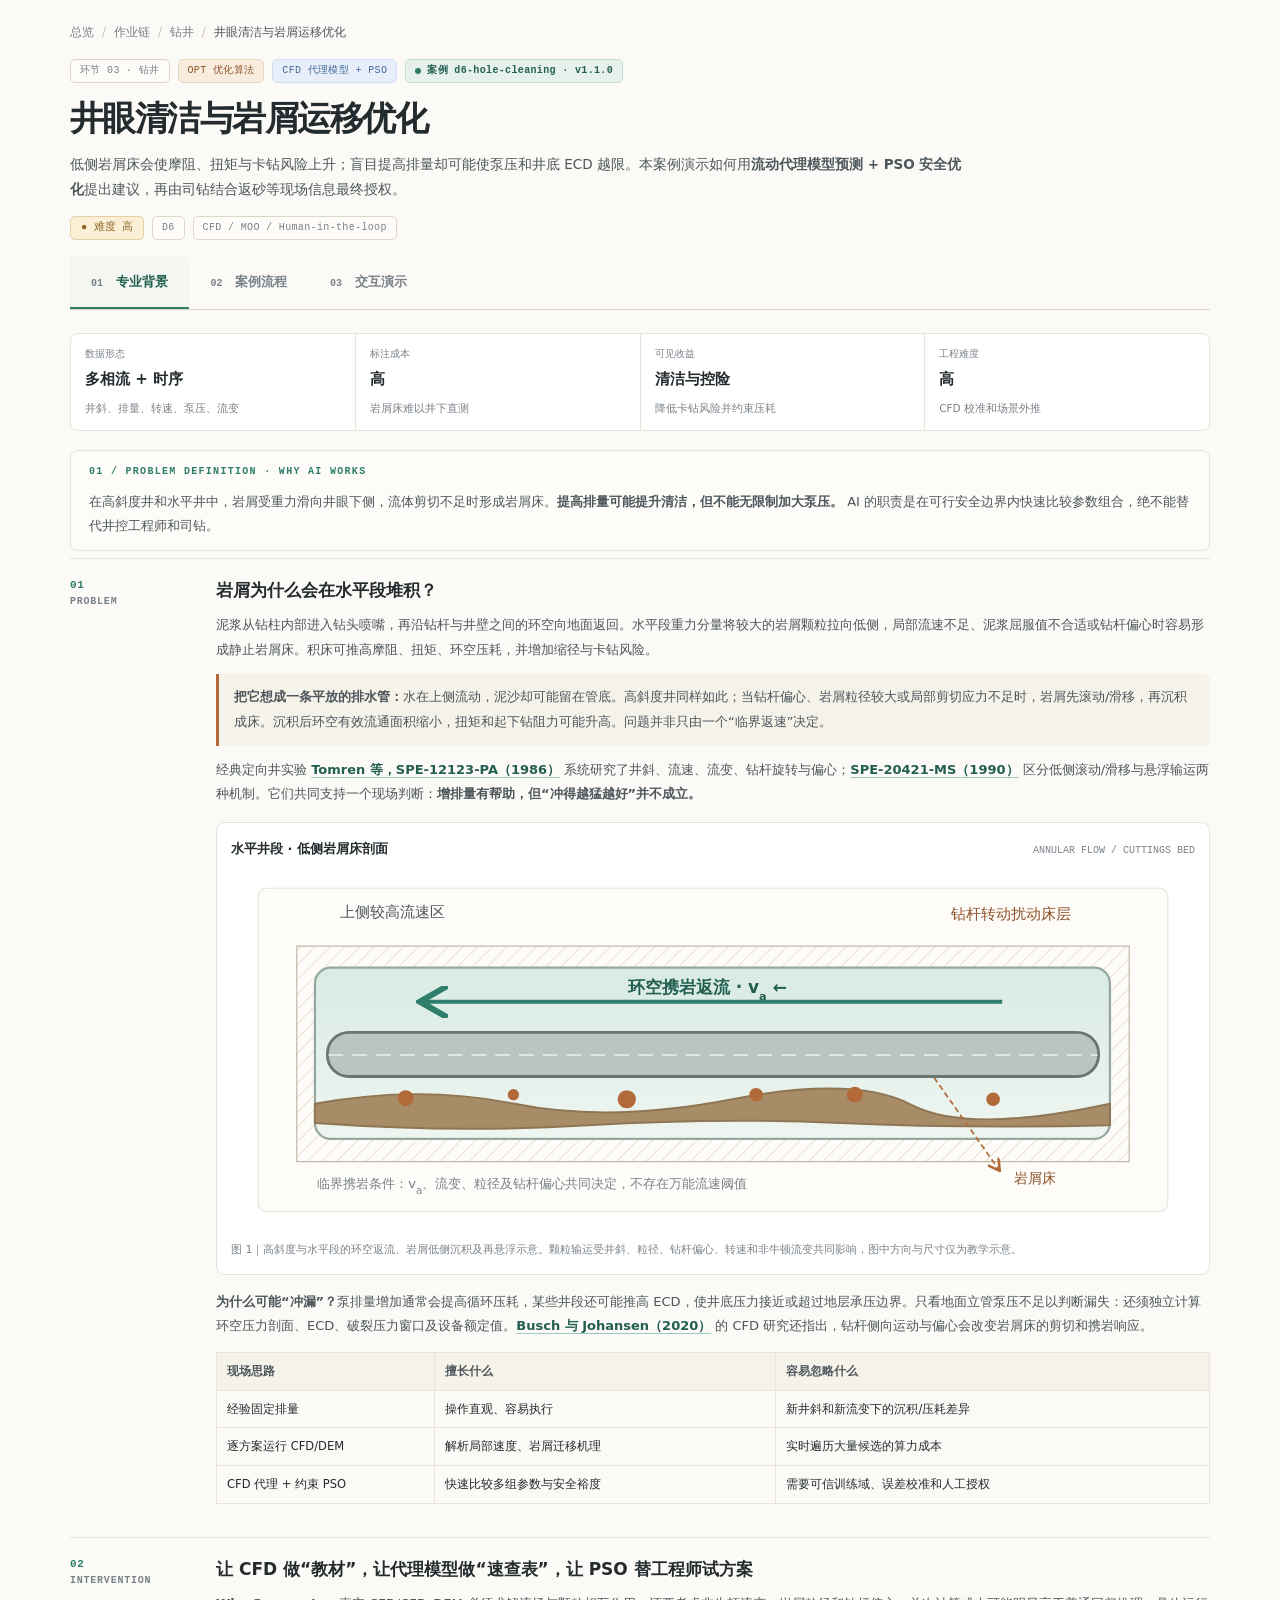
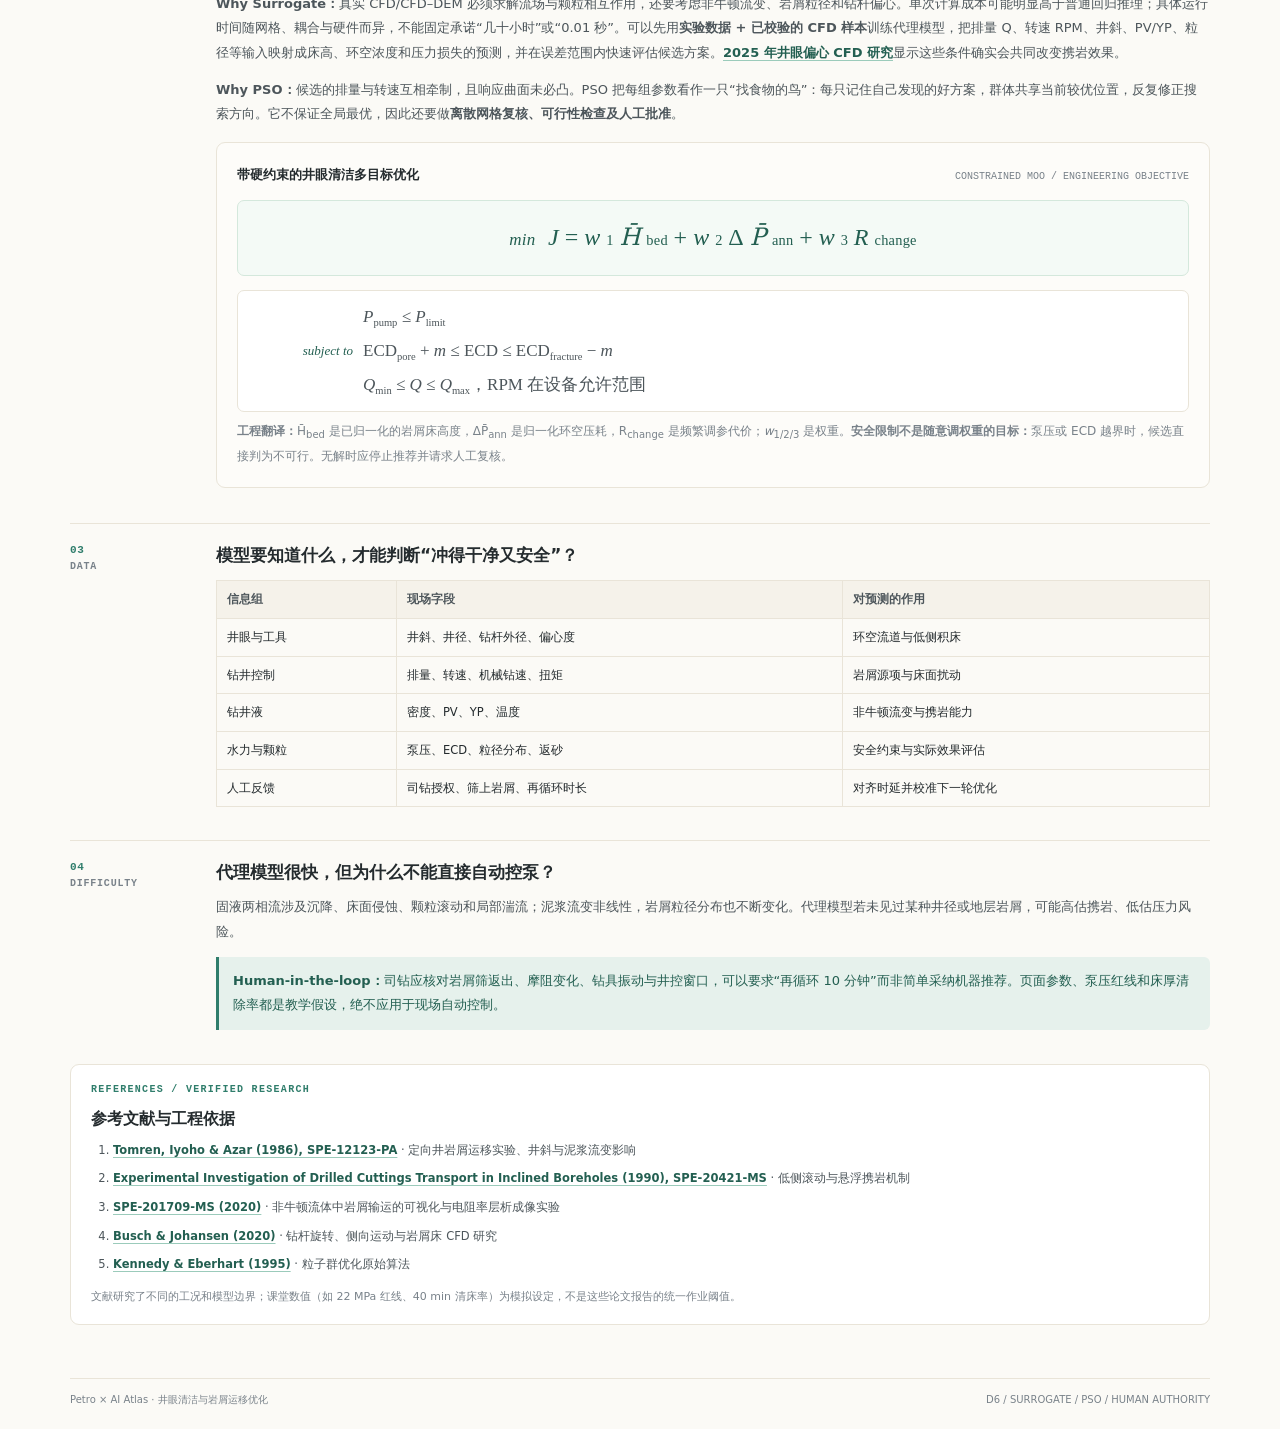
<file: cases/d6-hole-cleaning/demo/index.html>
<!doctype html>
<html lang="zh-CN">
<head>
<meta charset="utf-8">
<meta name="viewport" content="width=device-width,initial-scale=1">
<meta name="color-scheme" content="light">
<meta name="description" content="钻井井眼清洁、岩屑床预测、CFD代理与PSO多目标约束优化教学案例。">
<title>井眼清洁与岩屑运移优化 · Petro × AI Atlas</title>
<link rel="stylesheet" href="demo.css">
</head>
<body>
<div class="site-wrap">
<header class="doc-head">
  <nav class="crumb" aria-label="页面层级"><span>总览</span><i>/</i><span>作业链</span><i>/</i><span>钻井</span><i>/</i><strong>井眼清洁与岩屑运移优化</strong></nav>
  <div class="dh-kicker"><span class="tag">环节 03 · 钻井</span><span class="tag method">OPT 优化算法</span><span class="tag method-ml">CFD 代理模型 + PSO</span><span class="tag case"><span class="small-dot"></span> 案例 d6-hole-cleaning · v1.1.0</span></div>
  <h1 class="dh-title">井眼清洁与岩屑运移优化</h1>
  <p class="dh-sub">低侧岩屑床会使摩阻、扭矩与卡钻风险上升；盲目提高排量却可能使泵压和井底 ECD 越限。本案例演示如何用<strong>流动代理模型预测 + PSO 安全优化</strong>提出建议，再由司钻结合返砂等现场信息最终授权。</p>
  <div class="dh-tags"><span class="dtag">● 难度 高</span><span class="tag">D6</span><span class="tag subdued">CFD / MOO / Human-in-the-loop</span></div>
</header>
<nav class="tabs" role="tablist" aria-label="案例三大板块">
  <button type="button" class="tab on" id="tab-bg" data-tab="bg" role="tab" aria-selected="true" aria-controls="panel-bg"><span>01</span> 专业背景</button>
  <button type="button" class="tab" id="tab-flow" data-tab="flow" role="tab" aria-selected="false" aria-controls="panel-flow"><span>02</span> 案例流程</button>
  <button type="button" class="tab" id="tab-demo" data-tab="demo" role="tab" aria-selected="false" aria-controls="panel-demo"><span>03</span> 交互演示</button>
</nav>
<main>
<section class="panel" id="panel-bg" role="tabpanel" aria-labelledby="tab-bg">
  <div class="judge"><div><small>数据形态</small><b>多相流 + 时序</b><span>井斜、排量、转速、泵压、流变</span></div><div><small>标注成本</small><b>高</b><span>岩屑床难以井下直测</span></div><div><small>可见收益</small><b>清洁与控险</b><span>降低卡钻风险并约束压耗</span></div><div><small>工程难度</small><b>高</b><span>CFD 校准和场景外推</span></div></div>
  <div class="intro"><span class="eyebrow">01 / PROBLEM DEFINITION · WHY AI WORKS</span><p>在高斜度井和水平井中，岩屑受重力滑向井眼下侧，流体剪切不足时形成岩屑床。<b>提高排量可能提升清洁，但不能无限制加大泵压。</b> AI 的职责是在可行安全边界内快速比较参数组合，绝不能替代井控工程师和司钻。</p></div>
  <div class="sec4"><div class="sn">01<span>PROBLEM</span></div><div class="sec4-body"><h2>岩屑为什么会在水平段堆积？</h2><p>泥浆从钻柱内部进入钻头喷嘴，再沿钻杆与井壁之间的环空向地面返回。水平段重力分量将较大的岩屑颗粒拉向低侧，局部流速不足、泥浆屈服值不合适或钻杆偏心时容易形成静止岩屑床。积床可推高摩阻、扭矩、环空压耗，并增加缩径与卡钻风险。</p>
  <p class="field-analogy"><b>把它想成一条平放的排水管：</b>水在上侧流动，泥沙却可能留在管底。高斜度井同样如此；当钻杆偏心、岩屑粒径较大或局部剪切应力不足时，岩屑先滚动/滑移，再沉积成床。沉积后环空有效流通面积缩小，扭矩和起下钻阻力可能升高。问题并非只由一个“临界返速”决定。</p>
   <p>经典定向井实验 <a class="ref" href="https://doi.org/10.2118/12123-PA" target="_blank" rel="noopener noreferrer">Tomren 等，SPE-12123-PA（1986）</a> 系统研究了井斜、流速、流变、钻杆旋转与偏心；<a class="ref" href="https://doi.org/10.2118/20421-MS" target="_blank" rel="noopener noreferrer">SPE-20421-MS（1990）</a> 区分低侧滚动/滑移与悬浮输运两种机制。它们共同支持一个现场判断：<b>增排量有帮助，但“冲得越猛越好”并不成立。</b></p>
   <figure class="paper-figure"><div class="figure-head"><b>水平井段 · 低侧岩屑床剖面</b><span>ANNULAR FLOW / CUTTINGS BED</span></div>
  <svg viewBox="0 0 850 320" role="img" xmlns="http://www.w3.org/2000/svg" aria-label="水平井段剖面：钻杆居中略偏低，环空上部泥浆携岩向左返流，低侧形成岩屑床，标注返速和临界携岩条件">
    <defs><linearGradient id="mudFill" x1="0" y1="0" x2="0" y2="1"><stop stop-color="#d8ebe3"/><stop offset="1" stop-color="#eff5f0"/></linearGradient><pattern id="ground" width="13" height="13" patternUnits="userSpaceOnUse"><path d="M0 13L13 0" stroke="#d9cbb3" stroke-width=".7"/></pattern><marker id="a1" markerWidth="8" markerHeight="8" refX="6" refY="4" orient="auto"><path d="M0 0L7 4L0 8" stroke="#2f7d6b" fill="none" stroke-width="1.5"/></marker><marker id="a2" markerWidth="8" markerHeight="8" refX="6" refY="4" orient="auto"><path d="M0 0L7 4L0 8" stroke="#b26a39" fill="none" stroke-width="1.5"/></marker></defs>
    <rect x="24" y="17" width="802" height="285" rx="7" fill="#fdfcf9" stroke="#e9e4d8"/>
    <rect x="58" y="68" width="734" height="190" fill="url(#ground)" stroke="#bdb4a4"/><rect x="74" y="87" width="701" height="151" rx="14" fill="url(#mudFill)" stroke="#96a7a1" stroke-width="2"/>
    <path d="M74 207Q166 190 250 207T442 203T600 208T775 207V226Q646 229 538 224T315 226T74 224Z" fill="#a78c67" stroke="#8e7655" stroke-width="1.7"/>
    <rect x="85" y="144" width="680" height="39" rx="19" fill="#bac5c0" stroke="#67776f" stroke-width="2.5"/><path d="M86 164H764" stroke="#eef1ee" stroke-width="1.4" stroke-dasharray="13 8"/>
    <g fill="#b26a39"><circle cx="154" cy="202" r="7"/><circle cx="249" cy="199" r="5"/><circle cx="349" cy="203" r="8"/><circle cx="463" cy="199" r="6"/><circle cx="550" cy="199" r="7"/><circle cx="672" cy="203" r="6"/></g>
    <path d="M680 117H170" stroke="#2f7d6b" stroke-width="3.5" marker-end="url(#a1)"/><text x="420" y="109" text-anchor="middle" font-size="15" fill="#235f51" font-weight="600">环空携岩返流 · v<tspan baseline-shift="sub" font-size="10">a</tspan> ←</text>
    <text x="96" y="42" font-size="13" fill="#4d565b">上侧较高流速区</text><text x="635" y="44" font-size="13" fill="#8e5229">钻杆转动扰动床层</text>
    <path d="M620 184L677 265" fill="none" stroke="#b26a39" stroke-width="1.5" stroke-dasharray="5 3" marker-end="url(#a2)"/><text x="690" y="277" font-size="12" fill="#8e5229">岩屑床</text>
    <text x="76" y="281" font-size="11.5" fill="#79828a">临界携岩条件：v<tspan baseline-shift="sub" font-size="9">a</tspan>、流变、粒径及钻杆偏心共同决定，不存在万能流速阈值</text>
  </svg><figcaption>图 1｜高斜度与水平段的环空返流、岩屑低侧沉积及再悬浮示意。颗粒输运受井斜、粒径、钻杆偏心、转速和非牛顿流变共同影响，图中方向与尺寸仅为教学示意。</figcaption></figure>
  <p><b>为什么可能“冲漏”？</b>泵排量增加通常会提高循环压耗，某些井段还可能推高 ECD，使井底压力接近或超过地层承压边界。只看地面立管泵压不足以判断漏失：还须独立计算环空压力剖面、ECD、破裂压力窗口及设备额定值。<a class="ref" href="https://doi.org/10.1016/j.petrol.2020.107136" target="_blank" rel="noopener noreferrer">Busch 与 Johansen（2020）</a> 的 CFD 研究还指出，钻杆侧向运动与偏心会改变岩屑床的剪切和携岩响应。</p>
   <table class="dtable contrast-table"><thead><tr><th>现场思路</th><th>擅长什么</th><th>容易忽略什么</th></tr></thead><tbody><tr><td>经验固定排量</td><td>操作直观、容易执行</td><td>新井斜和新流变下的沉积/压耗差异</td></tr><tr><td>逐方案运行 CFD/DEM</td><td>解析局部速度、岩屑迁移机理</td><td>实时遍历大量候选的算力成本</td></tr><tr><td>CFD 代理 + 约束 PSO</td><td>快速比较多组参数与安全裕度</td><td>需要可信训练域、误差校准和人工授权</td></tr></tbody></table></div></div>
  <div class="sec4"><div class="sn">02<span>INTERVENTION</span></div><div class="sec4-body">
   <h2>让 CFD 做“教材”，让代理模型做“速查表”，让 PSO 替工程师试方案</h2>
   <p><b>Why Surrogate：</b>真实 CFD/CFD–DEM 必须求解流场与颗粒相互作用，还要考虑非牛顿流变、岩屑粒径和钻杆偏心。单次计算成本可能明显高于普通回归推理；具体运行时间随网格、耦合与硬件而异，不能固定承诺“几十小时”或“0.01 秒”。可以先用<b>实验数据 + 已校验的 CFD 样本</b>训练代理模型，把排量 Q、转速 RPM、井斜、PV/YP、粒径等输入映射成床高、环空浓度和压力损失的预测，并在误差范围内快速评估候选方案。<a class="ref" href="https://doi.org/10.1002/ese3.70088" target="_blank" rel="noopener noreferrer">2025 年井眼偏心 CFD 研究</a>显示这些条件确实会共同改变携岩效果。</p>
   <p><b>Why PSO：</b>候选的排量与转速互相牵制，且响应曲面未必凸。PSO 把每组参数看作一只“找食物的鸟”：每只记住自己发现的好方案，群体共享当前较优位置，反复修正搜索方向。它不保证全局最优，因此还要做<b>离散网格复核、可行性检查及人工批准</b>。</p>
   <article class="math-card academic-math"><div class="card-head"><b>带硬约束的井眼清洁多目标优化</b><span>CONSTRAINED MOO / ENGINEERING OBJECTIVE</span></div>
     <div class="math-equation" role="math" aria-label="最小化 J 等于 w1 倍归一化岩屑床高度 加 w2 倍归一化压耗 加 w3 倍控制变化惩罚">
       <span class="math-word">min</span><i>J</i><span>=</span><i>w</i><sub>1</sub><i>H̄</i><sub>bed</sub><span>+</span><i>w</i><sub>2</sub>Δ<i>P̄</i><sub>ann</sub><span>+</span><i>w</i><sub>3</sub><i>R</i><sub>change</sub>
     </div>
     <div class="math-constraint-grid"><span class="constraint-label">subject to</span><div><span><i>P</i><sub>pump</sub> ≤ <i>P</i><sub>limit</sub></span><span>ECD<sub>pore</sub> + <i>m</i> ≤ ECD ≤ ECD<sub>fracture</sub> − <i>m</i></span><span><i>Q</i><sub>min</sub> ≤ <i>Q</i> ≤ <i>Q</i><sub>max</sub>，RPM 在设备允许范围</span></div></div>
     <p><b>工程翻译：</b>H̄<sub>bed</sub> 是已归一化的岩屑床高度，ΔP̄<sub>ann</sub> 是归一化环空压耗，R<sub>change</sub> 是频繁调参代价；<i>w</i><sub>1/2/3</sub> 是权重。<b>安全限制不是随意调权重的目标：</b>泵压或 ECD 越界时，候选直接判为不可行。无解时应停止推荐并请求人工复核。</p>
   </article>
 </div></div>
 <div class="sec4"><div class="sn">03<span>DATA</span></div><div class="sec4-body"><h2>模型要知道什么，才能判断“冲得干净又安全”？</h2><table class="dtable"><thead><tr><th>信息组</th><th>现场字段</th><th>对预测的作用</th></tr></thead><tbody><tr><td>井眼与工具</td><td>井斜、井径、钻杆外径、偏心度</td><td>环空流道与低侧积床</td></tr><tr><td>钻井控制</td><td>排量、转速、机械钻速、扭矩</td><td>岩屑源项与床面扰动</td></tr><tr><td>钻井液</td><td>密度、PV、YP、温度</td><td>非牛顿流变与携岩能力</td></tr><tr><td>水力与颗粒</td><td>泵压、ECD、粒径分布、返砂</td><td>安全约束与实际效果评估</td></tr><tr><td>人工反馈</td><td>司钻授权、筛上岩屑、再循环时长</td><td>对齐时延并校准下一轮优化</td></tr></tbody></table></div></div>
  <div class="sec4"><div class="sn">04<span>DIFFICULTY</span></div><div class="sec4-body"><h2>代理模型很快，但为什么不能直接自动控泵？</h2><p>固液两相流涉及沉降、床面侵蚀、颗粒滚动和局部湍流；泥浆流变非线性，岩屑粒径分布也不断变化。代理模型若未见过某种井径或地层岩屑，可能高估携岩、低估压力风险。</p><div class="callout"><b>Human-in-the-loop：</b>司钻应核对岩屑筛返出、摩阻变化、钻具振动与井控窗口，可以要求“再循环 10 分钟”而非简单采纳机器推荐。页面参数、泵压红线和床厚清除率都是教学假设，绝不应用于现场自动控制。</div></div></div>
<div class="refs-card"><div class="eyebrow">REFERENCES / VERIFIED RESEARCH</div><h2>参考文献与工程依据</h2><ol>
<li><a href="https://doi.org/10.2118/12123-PA" target="_blank" rel="noopener noreferrer">Tomren, Iyoho &amp; Azar (1986), SPE-12123-PA</a> · 定向井岩屑运移实验、井斜与泥浆流变影响</li>
<li><a href="https://doi.org/10.2118/20421-MS" target="_blank" rel="noopener noreferrer">Experimental Investigation of Drilled Cuttings Transport in Inclined Boreholes (1990), SPE-20421-MS</a> · 低侧滚动与悬浮携岩机制</li>
<li><a href="https://doi.org/10.2118/201709-MS" target="_blank" rel="noopener noreferrer">SPE-201709-MS (2020)</a> · 非牛顿流体中岩屑输运的可视化与电阻率层析成像实验</li>
<li><a href="https://doi.org/10.1016/j.petrol.2020.107136" target="_blank" rel="noopener noreferrer">Busch &amp; Johansen (2020)</a> · 钻杆旋转、侧向运动与岩屑床 CFD 研究</li>
<li><a href="https://doi.org/10.1109/ICNN.1995.488968" target="_blank" rel="noopener noreferrer">Kennedy &amp; Eberhart (1995)</a> · 粒子群优化原始算法</li>
</ol><p>文献研究了不同的工况和模型边界；课堂数值（如 22 MPa 红线、40 min 清床率）为模拟设定，不是这些论文报告的统一作业阈值。</p></div>
</section>
<section class="panel" id="panel-flow" role="tabpanel" aria-labelledby="tab-flow" hidden>
  <div class="eyebrow">02 / MACHINE ADVISES · DRILLER AUTHORIZES</div><h2 class="section-title">五步理解：让机器快速试方案，让司钻决定执行</h2><p class="lead">机器把昂贵的流固模拟压缩成一个快速预测器，再对多种排量和转速组合进行安全筛选；人工保留最后的执行权。</p>
  <div class="why-grid">
 <article class="why-card"><span class="eyebrow">WHY NOT ONLINE CFD?</span><h3>CFD 是“精细实验室”，不是现场快速试菜单</h3><p>高分辨率模型能解释颗粒运动，但每改一次排量、转速都重新求解，计算量过大。代理模型是<b>经 CFD/实验教过的速查表</b>：快速预测而不代替实验校准。</p></article>
 <article class="why-card"><span class="eyebrow">WHY PARTICLE SWARM?</span><h3>PSO 像一群鸟分头探路</h3><p>粒子分头试不同 <i>Q</i> / RPM，结合各自最好经验与群体最好经验调整。<b>先过硬安全门，再评估清洁成本</b>；未找到安全解要诚实返回无解。</p></article>
</div>
<div class="pipeline">
    <article class="pipe"><span class="pipe-k">01 / DATA</span><div class="pipe-ico">◉</div><b>现场数据收集</b><p>输入：井斜、流量、转速、泵压、泥浆流变与返砂情况。</p><small>机器输出 → 可用工况窗口</small></article>
    <article class="pipe"><span class="pipe-k">02 / SURROGATE</span><div class="pipe-ico">◇</div><b>代理模型快算</b><p>像“模拟器速查表”，一次预测床高、浓度和压耗。</p><small>机器输出 → 参数响应曲面</small></article>
    <article class="pipe"><span class="pipe-k">03 / PSO</span><div class="pipe-ico">◎</div><b>粒子群安全寻优</b><p>很多候选点一起搜索，先剔除越限，再比较清洁效果。</p><small>机器输出 → 最佳可行候选</small></article>
    <article class="pipe human"><span class="pipe-k">04 / HUMAN</span><div class="human-icon"><svg viewBox="0 0 24 24"><circle cx="12" cy="6" r="3"/><path d="M6 21v-6a6 6 0 0 1 12 0v6M9 14v7m6-7v7"/></svg></div><b>司钻授权决策</b><p>核对返砂、压力、井壁情况；采纳、微调或增加洗井时间。</p><small>人 · 最终授权</small></article>
    <article class="pipe"><span class="pipe-k">05 / FEEDBACK</span><div class="pipe-ico">↺</div><b>效果复核回流</b><p>记录实设值、泵压、岩屑返出与异常原因，下一次更可靠。</p><small>人 → 数据 → 代理模型</small></article>
  </div>
  <div class="handoff"><span>机器：预测 + 可行解筛选</span><b>→ 人机交接线 · HUMAN AUTHORIZATION →</b><span>司钻：现场确认 / 追加循环</span></div>
  <article class="math-card pso-math"><div class="card-head"><b>PSO 如何更新“找路方向”？</b><span>PARTICLE VELOCITY UPDATE</span></div>
 <div class="math-equation small" role="math" aria-label="速度新值等于惯性项加个体历史最优吸引项加群体最优吸引项"><i>v</i><sub>t+1</sub> = ω<i>v</i><sub>t</sub> + <i>c</i><sub>1</sub><i>r</i><sub>1</sub>(<i>p</i><sub>best</sub> − <i>x</i><sub>t</sub>) + <i>c</i><sub>2</sub><i>r</i><sub>2</sub>(<i>g</i><sub>best</sub> − <i>x</i><sub>t</sub>)</div>
 <p><i>x</i><sub>t</sub> 表示本次排量/转速候选；<i>p</i><sub>best</sub> 是粒子自己试过的最好参数，<i>g</i><sub>best</sub> 是群体找到的最好<b>可行</b>参数。随机系数提供探索，惯性权重保持搜索趋势。更新后的候选仍须逐次接受泵压和 ECD 安全筛查。</p>
</article>
<div class="flow-bottom">
 <div class="code-card"><div class="code-head"><b>核心伪代码 · PSO 先过安全门</b><span>PYTHON · PSEUDOCODE</span></div>
<pre><code><span class="cm"># 离线：用已验证的 CFD / 试验数据训练代理</span>
surrogate.fit(cfd_cases, experiment_labels)

<span class="cm"># 在线：多粒子搜索排量 Q 和转速 RPM</span>
particles = init_swarm(flow=(18, 50), rpm=(40, 140))
for iteration in range(40):
    for p in particles:
        h, dp, pump, ecd = surrogate.predict(p.q, p.rpm, mud)
        <span class="hl">feasible = (pump &lt;= P_LIMIT and ecd_in_window(ecd))</span>
        if feasible:
            <span class="hl">score = w1 * norm(h) + w2 * norm(dp)</span>
        else:
            score = float("inf")   <span class="cm"># 越界直接淘汰</span>
        update_pbest_gbest(p, score)
    update_velocity_position(particles)

proposal = best_feasible_or_none()
if proposal is None:
    ask_engineer_to_review() <span class="cm"># 无安全解，不执行</span>
else:
    <span class="hl">request_driller_approval(proposal)</span>  <span class="cm"># 人类授权</span></code></pre>
 </div>
 <div class="flow-explain"><span class="eyebrow">TRANSLATE TO FIELD LANGUAGE</span><h3>“先看违不违规，再看好不好用”</h3>
 <p>这段代码就像司钻请一群工程师同时比较不同排量/转速：每人拿一张候选卡。<b><code>if feasible</code></b> 是安检门，泵压或 ECD 越线，哪怕能冲掉更多岩屑也<b>直接作废</b>。</p>
 <p>只有合格方案才比较清除效果和压耗。PSO 轮流交流“最好的那张卡”，最后交给司钻。机器<b>不自行调泵、不自动转速控制</b>；工程师可以选择继续循环 10 min 或推翻推荐。</p>
 <div class="callout"><b>教学实现边界：</b>页面运行简化经验公式 + 离散 PSO，并用小网格复查最优候选；没有训练真实 CFD 网络。代理速度、预测误差以及现场可用性都必须经过独立基准验证。</div>
 </div>
</div>
</section>
<section class="panel" id="panel-demo" role="tabpanel" aria-labelledby="tab-demo" hidden>
  <div class="eyebrow">03 / CFD SURROGATE × PSO × HUMAN-IN-THE-LOOP</div><h2 class="section-title">岩屑床清洁优化实验台</h2><p class="lead">左侧显示床厚与水力安全包络，右侧演示 AI 安全建议与人工授权。滑块输入只是<b>人工草案预览</b>；点击采纳或执行人工设定后才改变模拟设备状态。</p>
  <div class="statebar" id="statebar" role="status" aria-live="polite"><span class="state-dot"></span><strong id="state-message">正常循环 · 等待司钻授权参数</strong><span id="state-code">MONITORING</span></div>
  <div class="lab-grid">
    <div class="lab-left">
      <article class="card"><div class="card-head"><b>岩屑床厚度 · 动态演化与参数敏感性</b><span>BED HEIGHT / CUTTINGS REMOVAL</span></div><svg id="bed-chart" viewBox="0 0 820 360" role="img" aria-label="左侧时间横轴与岩屑床厚度纵轴，右侧排量横轴与预测床厚纵轴，展示不同转速下的响应曲线"></svg><div class="legend"><span><i class="sw jade"></i>模拟实测床厚</span><span><i class="sw blue dash"></i>当前工况预测</span><span><i class="sw clay dash"></i>高转速敏感性</span></div><p class="figcap">图 2｜左：随模拟时间变化的岩屑床厚度；右：不同排量下预测的清洁结果。无新岩屑补给的循环净清理假设，仅用于演示趋势。</p></article>
      <article class="card"><div class="card-head"><b>泵压安全包络线 · 候选参数可行域</b><span>STANDPIPE PRESSURE · MPa</span></div><svg id="pump-chart" viewBox="0 0 820 240" role="img" aria-label="横轴排量L每秒纵轴泵压MPa，标出不同转速的泵压曲线、22 MPa安全红线、当前执行点及人工候选点"></svg><div class="legend"><span><i class="sw jade"></i>当前执行</span><span><i class="sw blue"></i>候选预览</span><span><i class="sw red dash"></i>安全红线</span></div><p class="figcap">图 3｜教学泵压代理随排量增加而增大；泵压安全线不是地层破裂压力曲线，真实应用还必须独立核算 ECD。</p></article>
      <article class="card bed-visual"><div class="card-head"><b>低侧岩屑床 · 清除过程可视化</b><span>SCHEMATIC CROSS SECTION</span></div><svg id="bed-section" viewBox="0 0 820 132" role="img" aria-label="环空侧视图显示岩屑床随循环逐渐减薄，越限工况下暂停教学清理进度"></svg><p class="figcap">图 4｜岩屑床高度与再悬浮过程简图；超过泵压红线时演示器冻结清理进程，表示停止将该越限方案视为可执行建议，并非宣称真实岩屑会停止运动。</p></article>
      <article class="card explainer-card"><div class="card-head"><b>AI 正在计算什么？</b><span>MODEL DIAGNOSTICS</span></div><div class="diag-grid"><div><small>环空平均返速</small><b id="velocity-val">—</b><em>m/s</em></div><div><small>当前清洁系数</small><b id="cleaning-val">—</b><em>min⁻¹</em></div><div><small>预计 40 min 净清除</small><b id="remove-val">—</b><em>%</em></div><div><small>泵压候选裕度</small><b id="margin-val">—</b><em>MPa</em></div></div><p>代理模型把“排量、转速、流变与几何”映射为床厚/压耗；PSO 用这个快速模型扫描参数，但不会直接控制真实钻机。</p><div class="field-check"><b>现场与模型的四重核验</b><div><span>泵压约束</span><strong id="check-pump">待校验</strong></div><div><span>ECD / 漏失窗口</span><strong>现场独立核算</strong></div><div><span>振动筛岩屑返出</span><strong>司钻目视复核</strong></div><div><span>代理外推可信度</span><strong>超出训练域需复核</strong></div></div></article>
    </div>
    <div class="lab-right">
      <article class="card metrics-card"><div class="card-head"><b>当前执行工况</b><span>LIVE DRILLING CONDITIONS</span></div><div class="metrics"><div><small>实际排量 Q</small><b id="flow-now">—</b><span>L/s</span></div><div><small>实际转速 RPM</small><b id="rpm-now">—</b><span>rpm</span></div><div><small>当前泵压</small><b id="pressure-now">—</b><span>MPa</span></div><div><small>当前床厚估计</small><b id="bed-now">—</b><span>cm</span></div></div><div class="metrics-foot"><span>教学安全线 <b>22.0 MPa</b></span><span>模拟时刻 <b id="clock-now">T+0</b></span></div></article>
      <article class="card ai-card" id="ai-card"><div class="card-head"><b>AI 助手 · 安全优化候选</b><span>CFD SURROGATE + PSO</span></div><div class="ai-alert"><span class="ai-pulse"></span><div><strong id="ai-title">已生成可行候选 · 待司钻审核</strong><p id="ai-reason">AI 在虚拟泵压和 ECD 安全边界内比较清洁效率与水力代价。</p></div></div><div class="ai-metrics"><div><small>建议排量</small><b id="rec-flow">32 L/s</b></div><div><small>建议转速</small><b id="rec-rpm">80 rpm</b></div><div><small>理想净清除预测</small><b id="rec-removal">约 80%</b></div><div><small>预测泵压</small><b id="rec-pressure">—</b></div></div><p class="minor">推荐仅作为教学示例：图表运行的是机理启发的合成代理公式，而非已训练 CFD 神经网络；40 min 理想循环忽略新增钻屑，现场须独立校验 ECD。</p></article>
      <div class="handoff handoff-compact"><span>机器：推荐参数 + 约束检查</span><b>→ 司钻最终授权 →</b><span>现场：返砂 / 摩阻复核</span></div>
      <article class="card decision-card"><div class="human-gate"><span class="gate-dot"></span> HUMAN IN THE LOOP · 等待司钻授权</div><div class="card-head"><b>人工设定 · Human-in-the-loop</b><span>DRILLER DECISION GATE</span></div><p>滑块只预览候选，不会直接执行。现场观察（如振动筛岩屑异常）优先于机器的最优数字。</p><label for="flow-input">排量设定 <output id="flow-out">24 L/s</output></label><input type="range" id="flow-input" min="18" max="50" step="1" value="24"><div class="slider-ends"><span>18 L/s</span><span>50 L/s</span></div><label for="rpm-input">钻杆转速 <output id="rpm-out">60 rpm</output></label><input type="range" id="rpm-input" min="40" max="140" step="5" value="60"><div class="slider-ends"><span>40 rpm</span><span>140 rpm</span></div><label for="mu-input">塑性黏度代理 <output id="mu-out">24 mPa·s</output></label><input type="range" id="mu-input" min="16" max="36" step="2" value="24"><div class="slider-ends"><span>16 mPa·s</span><span>36 mPa·s</span></div><div class="preview-pill" id="preview-status">人工草案预测：安全窗口内</div><div class="actions"><button type="button" class="btn primary" id="accept-btn">采纳 AI 优化参数</button><button type="button" class="btn secondary" id="manual-btn">执行人工设定（教学模拟）</button></div><div class="sub-action"><button type="button" class="btn ghost" id="circulate-btn">司钻要求额外循环 10 min</button><button type="button" class="btn ghost" id="reset-btn">重置</button></div><p class="decision-note" id="decision-note">等待司钻操作。超限草案会显示警告，即使在教学模拟中执行也不会被标为安全方案。</p></article>
      <article class="card"><div class="card-head"><b>人机交接 · 操作反馈日志</b><span>HUMAN → MODEL</span></div><ol class="audit-list" id="audit-log" aria-live="polite"><li>等待人工采纳、微调或决定延长循环；日志将保留参数和风险解释。</li></ol><div class="audit-foot"><span>人工反馈 <b id="audit-count">0</b> 条</span><span>代理校准版本 <b id="model-version">v1</b></span></div></article>
    </div>
  </div>
  <p class="safety-note">教学声明：全部图表、床高、压力红线、响应系数及“80%”清除预测都是虚构的简化代理，没有连接井场设备；实际控制需校核泵设备、ECD/破裂压力窗口与井控程序，并由工程人员独立授权。</p>
</section>
</main>
<footer><span>Petro × AI Atlas · 井眼清洁与岩屑运移优化</span><span>D6 / SURROGATE / PSO / HUMAN AUTHORITY</span></footer>
</div>
<script src="demo.js"></script>
</body>
</html>
</file>
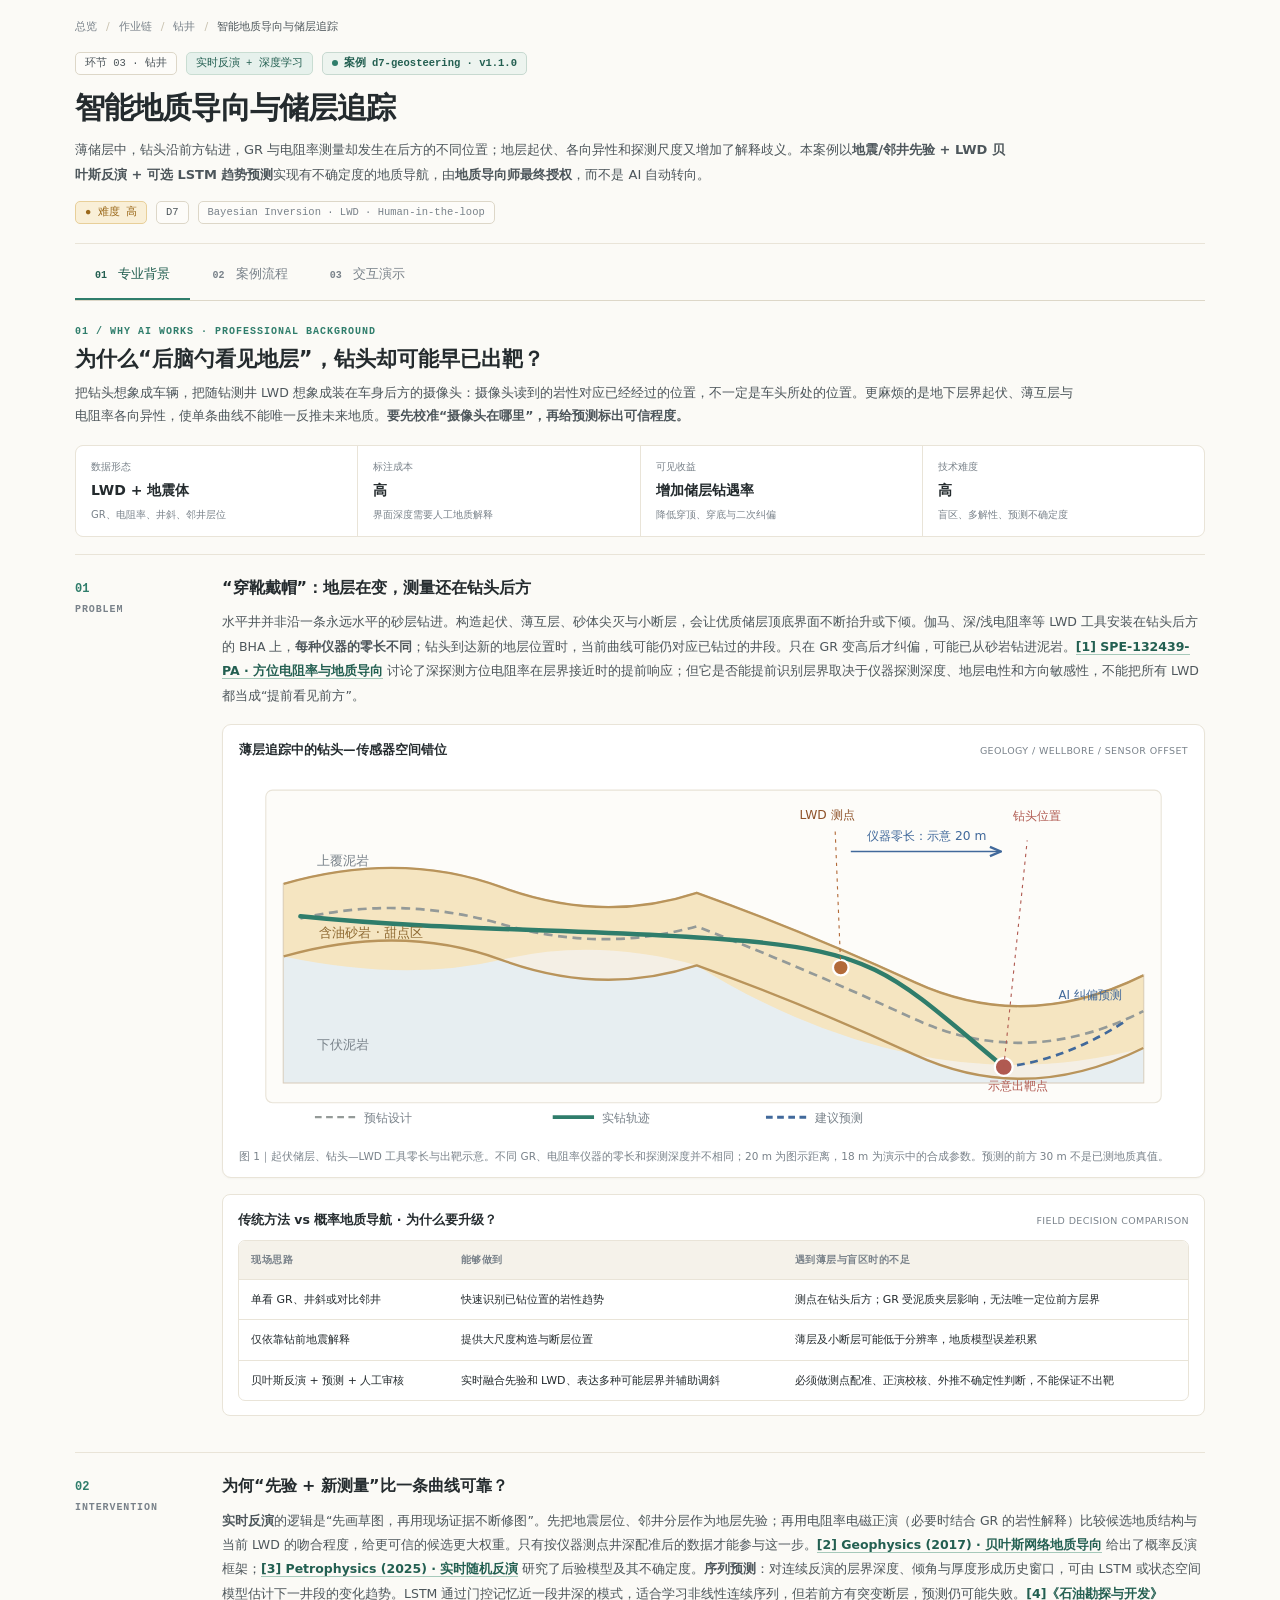
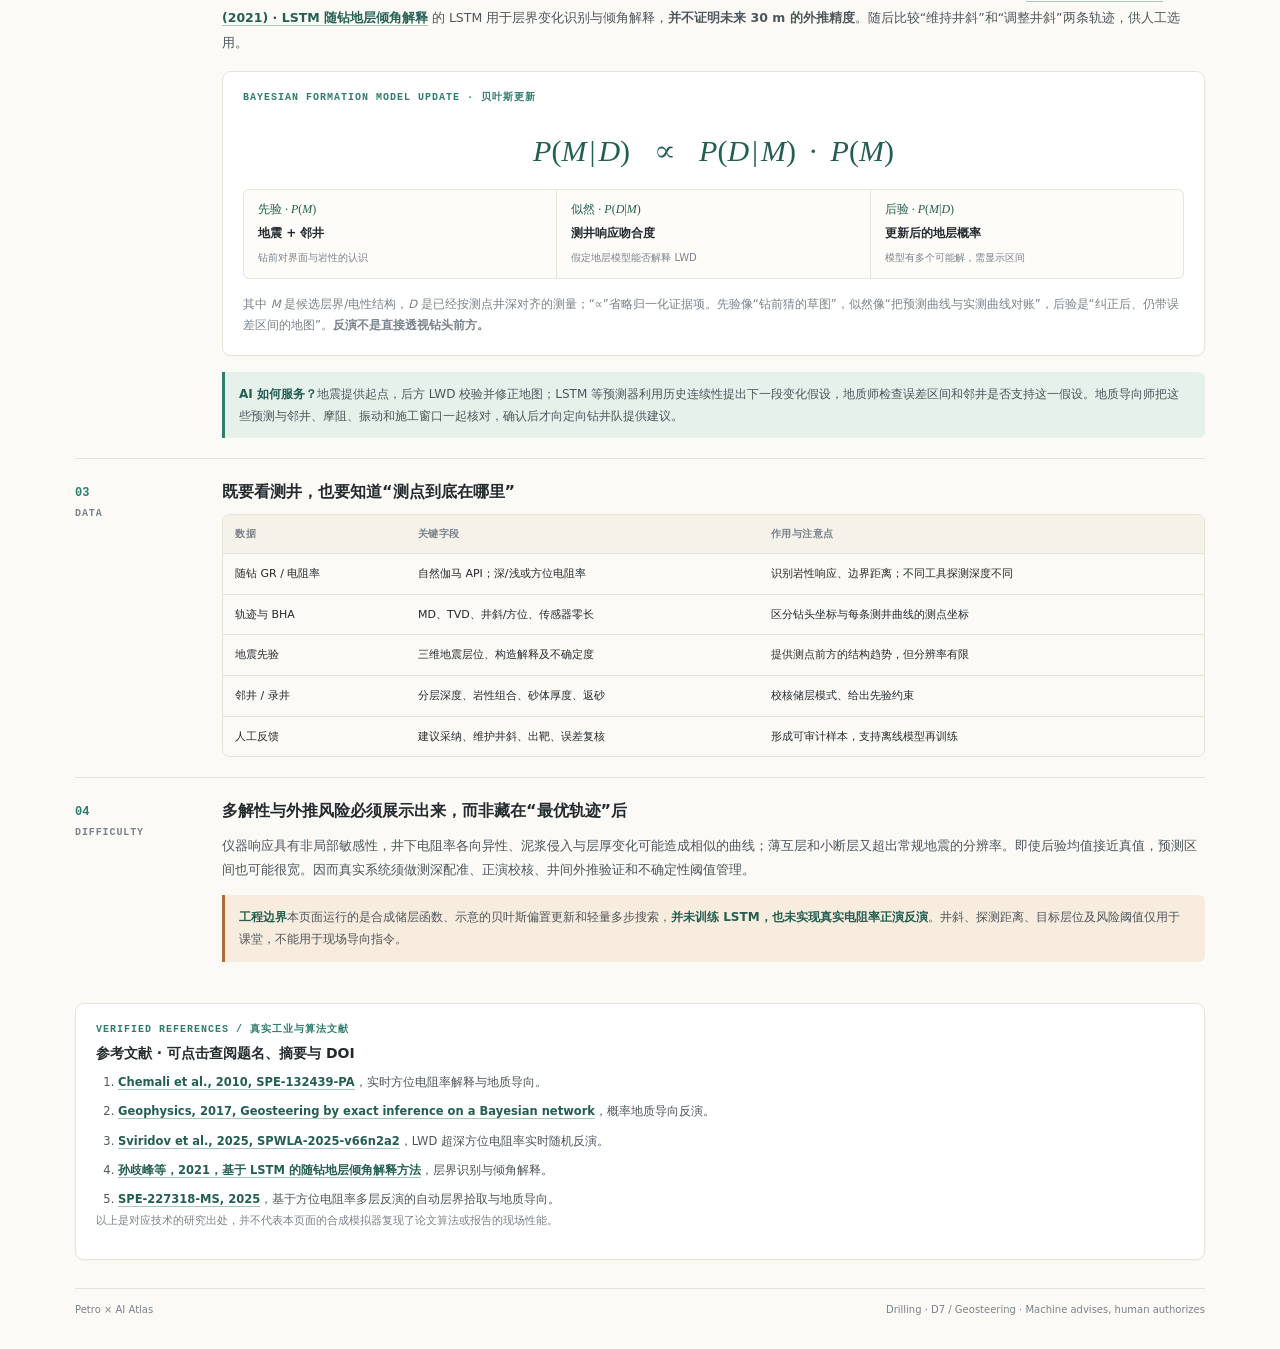
<file: cases/d7-geosteering/demo/index.html>
<!doctype html>
<html lang="zh-CN">
<head>
<meta charset="utf-8">
<meta name="viewport" content="width=device-width,initial-scale=1">
<meta name="color-scheme" content="light">
<meta name="description" content="钻井智能地质导向：实时贝叶斯反演、LWD仪器零长、前方储层预测与地质导向师人工授权。">
<title>智能地质导向与储层追踪 · Petro × AI Atlas</title>
<link rel="stylesheet" href="demo.css">
</head>
<body>
<div class="shell">
<header class="doc-head">
  <div class="crumb"><span>总览</span><b>/</b><span>作业链</span><b>/</b><span>钻井</span><b>/</b><strong>智能地质导向与储层追踪</strong></div>
  <div class="dh-kicker"><span class="tag">环节 03 · 钻井</span><span class="tag method">实时反演 + 深度学习</span><span class="tag case"><i class="tag-dot"></i>案例 d7-geosteering · v1.1.0</span></div>
  <h1 class="dh-title">智能地质导向与储层追踪</h1>
  <p class="dh-sub">薄储层中，钻头沿前方钻进，GR 与电阻率测量却发生在后方的不同位置；地层起伏、各向异性和探测尺度又增加了解释歧义。本案例以<b>地震/邻井先验 + LWD 贝叶斯反演 + 可选 LSTM 趋势预测</b>实现有不确定度的地质导航，由<b>地质导向师最终授权</b>，而不是 AI 自动转向。</p>
  <div class="dh-tags"><span class="dtag" data-d="高">● 难度 高</span><span class="tag">D7</span><span class="tag pale">Bayesian Inversion · LWD · Human-in-the-loop</span></div>
</header>
<nav class="tabs" role="tablist" aria-label="案例三大板块">
  <button class="tab active" role="tab" id="tab-bg" data-tab="bg" aria-selected="true" aria-controls="panel-bg"><span>01</span> 专业背景</button>
  <button class="tab" role="tab" id="tab-flow" data-tab="flow" aria-selected="false" aria-controls="panel-flow"><span>02</span> 案例流程</button>
  <button class="tab" role="tab" id="tab-demo" data-tab="demo" aria-selected="false" aria-controls="panel-demo"><span>03</span> 交互演示</button>
</nav>
<main>
<section class="panel" id="panel-bg" role="tabpanel" aria-labelledby="tab-bg">
  <div class="eyebrow">01 / WHY AI WORKS · PROFESSIONAL BACKGROUND</div>
  <h2 class="panel-title">为什么“后脑勺看见地层”，钻头却可能早已出靶？</h2>
  <p class="lead">把钻头想象成车辆，把随钻测井 LWD 想象成装在车身后方的摄像头：摄像头读到的岩性对应已经经过的位置，不一定是车头所处的位置。更麻烦的是地下层界起伏、薄互层与电阻率各向异性，使单条曲线不能唯一反推未来地质。<b>要先校准“摄像头在哪里”，再给预测标出可信程度。</b></p>
  <div class="judge"><div><small>数据形态</small><b>LWD + 地震体</b><span>GR、电阻率、井斜、邻井层位</span></div><div><small>标注成本</small><b>高</b><span>界面深度需要人工地质解释</span></div><div><small>可见收益</small><b>增加储层钻遇率</b><span>降低穿顶、穿底与二次纠偏</span></div><div><small>技术难度</small><b>高</b><span>盲区、多解性、预测不确定度</span></div></div>
  <div class="sec4"><div class="sn">01<span>PROBLEM</span></div><div class="sec-body">
    <h3>“穿靴戴帽”：地层在变，测量还在钻头后方</h3>
    <p>水平井并非沿一条永远水平的砂层钻进。构造起伏、薄互层、砂体尖灭与小断层，会让优质储层顶底界面不断抬升或下倾。伽马、深/浅电阻率等 LWD 工具安装在钻头后方的 BHA 上，<b>每种仪器的零长不同</b>；钻头到达新的地层位置时，当前曲线可能仍对应已钻过的井段。只在 GR 变高后才纠偏，可能已从砂岩钻进泥岩。<a class="ref" href="https://doi.org/10.2118/132439-PA" target="_blank" rel="noopener noreferrer">[1] SPE-132439-PA · 方位电阻率与地质导向</a> 讨论了深探测方位电阻率在层界接近时的提前响应；但它是否能提前识别层界取决于仪器探测深度、地层电性和方向敏感性，不能把所有 LWD 都当成“提前看见前方”。</p>
    <figure class="paper-figure"><div class="figure-head"><b>薄层追踪中的钻头—传感器空间错位</b><span>GEOLOGY / WELLBORE / SENSOR OFFSET</span></div>
      <svg viewBox="0 0 850 330" xmlns="http://www.w3.org/2000/svg" role="img" aria-label="起伏砂岩储层夹在上下泥岩之间，设计井眼贯穿储层，实钻钻头可能穿出底界，LWD传感器位于钻头后方，前方预测区间尚未被测量">
        <defs><marker id="aBg" markerWidth="9" markerHeight="9" refX="7" refY="4" orient="auto"><path d="M1 1L8 4L1 7" fill="none" stroke="#41699b" stroke-width="1.5"/></marker></defs>
        <rect x="24" y="18" width="802" height="280" rx="6" fill="#fdfcf9" stroke="#e9e4d8"/>
        <path d="M40 102 Q145 72 235 105 T410 110 Q505 144 605 190 T810 184V280H40Z" fill="#f4efe5" stroke="#d8cbb9" stroke-width="1.7"/>
        <path d="M40 167 Q145 137 235 170 T410 175 Q505 209 605 255 T810 249V280H40Z" fill="#e7eef1"/>
        <path d="M40 102 Q145 72 235 105 T410 110 Q505 144 605 190 T810 184 L810 249 Q706 276 605 255 T410 175 Q320 150 235 170 T40 167 Z" fill="#f6e5bf" opacity=".95"/>
        <path d="M40 102 Q145 72 235 105 T410 110 Q505 144 605 190 T810 184" stroke="#b9945b" stroke-width="2.1" fill="none"/>
        <path d="M40 167 Q145 137 235 170 T410 175 Q505 209 605 255 T810 249" stroke="#b9945b" stroke-width="2.1" fill="none"/>
        <path d="M55 133 Q145 112 235 138 T410 140 Q505 177 605 223 T810 216" stroke="#949a98" stroke-width="2.4" stroke-dasharray="8 5" fill="none"/>
        <path d="M55 131 C190 145 330 142 452 153 S588 185 685 266" stroke="#2f7d6b" stroke-width="4" fill="none" stroke-linecap="round"/>
        <path d="M685 266 Q740 260 794 225" stroke="#41699b" stroke-width="2.4" stroke-dasharray="7 5" fill="none"/>
        <circle cx="539" cy="177" r="7" fill="#b26a39" stroke="#fff" stroke-width="2"/><circle cx="685" cy="266" r="8" fill="#b05a51" stroke="#fff" stroke-width="2"/>
        <path d="M539 177L534 55" stroke="#b26a39" stroke-dasharray="3 4"/><path d="M685 266L706 63" stroke="#b05a51" stroke-dasharray="3 4"/>
        <path d="M548 73H681" stroke="#41699b" stroke-width="1.4" marker-end="url(#aBg)"/><text x="616" y="63" font-size="11" fill="#41699b" text-anchor="middle">仪器零长：示意 20 m</text>
        <text x="502" y="44" font-size="11" fill="#8e5229">LWD 测点</text><text x="693" y="45" font-size="11" fill="#b05a51">钻头位置</text>
        <text x="70" y="85" font-size="12" fill="#79828a">上覆泥岩</text><text x="72" y="150" font-size="12" fill="#8e6931">含油砂岩 · 甜点区</text><text x="70" y="250" font-size="12" fill="#79828a">下伏泥岩</text>
        <text x="671" y="287" fill="#b05a51" font-size="11">示意出靶点</text><text x="734" y="205" fill="#41699b" font-size="10.5">AI 纠偏预测</text>
        <path d="M68 311H105" stroke="#949a98" stroke-width="2" stroke-dasharray="6 4"/><text x="112" y="315" fill="#79828a" font-size="11">预钻设计</text>
        <path d="M281 311H318" stroke="#2f7d6b" stroke-width="3.3"/><text x="325" y="315" fill="#79828a" font-size="11">实钻轨迹</text>
        <path d="M472 311H509" stroke="#41699b" stroke-width="2.6" stroke-dasharray="6 4"/><text x="516" y="315" fill="#79828a" font-size="11">建议预测</text>
      </svg><figcaption>图 1｜起伏储层、钻头—LWD 工具零长与出靶示意。不同 GR、电阻率仪器的零长和探测深度并不相同；20 m 为图示距离，18 m 为演示中的合成参数。预测的前方 30 m 不是已测地质真值。</figcaption></figure>
     <div class="compare-card"><div class="card-head"><strong>传统方法 vs 概率地质导航 · 为什么要升级？</strong><span>FIELD DECISION COMPARISON</span></div>
       <div class="table-wrap"><table class="dtable"><thead><tr><th>现场思路</th><th>能够做到</th><th>遇到薄层与盲区时的不足</th></tr></thead><tbody>
       <tr><td>单看 GR、井斜或对比邻井</td><td>快速识别已钻位置的岩性趋势</td><td>测点在钻头后方；GR 受泥质夹层影响，无法唯一定位前方层界</td></tr>
       <tr><td>仅依靠钻前地震解释</td><td>提供大尺度构造与断层位置</td><td>薄层及小断层可能低于分辨率，地质模型误差积累</td></tr>
       <tr><td>贝叶斯反演 + 预测 + 人工审核</td><td>实时融合先验和 LWD、表达多种可能层界并辅助调斜</td><td>必须做测点配准、正演校核、外推不确定性判断，不能保证不出靶</td></tr>
       </tbody></table></div></div>
  </div></div>
  <div class="sec4"><div class="sn">02<span>INTERVENTION</span></div><div class="sec-body">
    <h3>为何“先验 + 新测量”比一条曲线可靠？</h3>
    <p><b>实时反演</b>的逻辑是“先画草图，再用现场证据不断修图”。先把地震层位、邻井分层作为地层先验；再用电阻率电磁正演（必要时结合 GR 的岩性解释）比较候选地质结构与当前 LWD 的吻合程度，给更可信的候选更大权重。只有按仪器测点井深配准后的数据才能参与这一步。<a class="ref" href="https://doi.org/10.1190/geo2016-0569.1" target="_blank" rel="noopener noreferrer">[2] Geophysics (2017) · 贝叶斯网络地质导向</a> 给出了概率反演框架；<a class="ref" href="https://doi.org/10.30632/PJV66N2-2025a2" target="_blank" rel="noopener noreferrer">[3] Petrophysics (2025) · 实时随机反演</a> 研究了后验模型及其不确定度。<b>序列预测</b>：对连续反演的层界深度、倾角与厚度形成历史窗口，可由 LSTM 或状态空间模型估计下一井段的变化趋势。LSTM 通过门控记忆近一段井深的模式，适合学习非线性连续序列，但若前方有突变断层，预测仍可能失败。<a class="ref" href="https://doi.org/10.11698/PED.2021.04.17" target="_blank" rel="noopener noreferrer">[4]《石油勘探与开发》(2021) · LSTM 随钻地层倾角解释</a> 的 LSTM 用于层界变化识别与倾角解释，<b>并不证明未来 30 m 的外推精度</b>。随后比较“维持井斜”和“调整井斜”两条轨迹，供人工选用。</p>
    <div class="math-card"><div class="math-top">BAYESIAN FORMATION MODEL UPDATE · 贝叶斯更新</div>
      <div class="math-formula" role="math" aria-label="P M 条件于 D 正比于 P D 条件于 M 乘 P M"><i>P</i>(<i>M</i><span class="mid">|</span><i>D</i>) <span class="eq">∝</span> <i>P</i>(<i>D</i><span class="mid">|</span><i>M</i>) <span class="mul">·</span> <i>P</i>(<i>M</i>)</div>
      <div class="math-grid"><div><span>先验 · <i>P</i>(<i>M</i>)</span><b>地震 + 邻井</b><small>钻前对界面与岩性的认识</small></div><div><span>似然 · <i>P</i>(<i>D</i>|<i>M</i>)</span><b>测井响应吻合度</b><small>假定地层模型能否解释 LWD</small></div><div><span>后验 · <i>P</i>(<i>M</i>|<i>D</i>)</span><b>更新后的地层概率</b><small>模型有多个可能解，需显示区间</small></div></div>
      <p class="math-note">其中 <i>M</i> 是候选层界/电性结构，<i>D</i> 是已经按测点井深对齐的测量；“∝”省略归一化证据项。先验像“钻前猜的草图”，似然像“把预测曲线与实测曲线对账”，后验是“纠正后、仍带误差区间的地图”。<b>反演不是直接透视钻头前方。</b></p>
    </div>
    <div class="callout"><b>AI 如何服务？</b>地震提供起点，后方 LWD 校验并修正地图；LSTM 等预测器利用历史连续性提出下一段变化假设，地质师检查误差区间和邻井是否支持这一假设。地质导向师把这些预测与邻井、摩阻、振动和施工窗口一起核对，确认后才向定向钻井队提供建议。</div>
  </div></div>
  <div class="sec4"><div class="sn">03<span>DATA</span></div><div class="sec-body"><h3>既要看测井，也要知道“测点到底在哪里”</h3>
    <div class="table-wrap"><table class="dtable"><thead><tr><th>数据</th><th>关键字段</th><th>作用与注意点</th></tr></thead><tbody>
    <tr><td>随钻 GR / 电阻率</td><td>自然伽马 API；深/浅或方位电阻率</td><td>识别岩性响应、边界距离；不同工具探测深度不同</td></tr>
    <tr><td>轨迹与 BHA</td><td>MD、TVD、井斜/方位、传感器零长</td><td>区分钻头坐标与每条测井曲线的测点坐标</td></tr>
    <tr><td>地震先验</td><td>三维地震层位、构造解释及不确定度</td><td>提供测点前方的结构趋势，但分辨率有限</td></tr>
    <tr><td>邻井 / 录井</td><td>分层深度、岩性组合、砂体厚度、返砂</td><td>校核储层模式、给出先验约束</td></tr>
    <tr><td>人工反馈</td><td>建议采纳、维护井斜、出靶、误差复核</td><td>形成可审计样本，支持离线模型再训练</td></tr>
    </tbody></table></div>
  </div></div>
  <div class="sec4"><div class="sn">04<span>DIFFICULTY</span></div><div class="sec-body"><h3>多解性与外推风险必须展示出来，而非藏在“最优轨迹”后</h3>
    <p>仪器响应具有非局部敏感性，井下电阻率各向异性、泥浆侵入与层厚变化可能造成相似的曲线；薄互层和小断层又超出常规地震的分辨率。即使后验均值接近真值，预测区间也可能很宽。因而真实系统须做测深配准、正演校核、井间外推验证和不确定性阈值管理。</p><div class="callout warn"><b>工程边界</b>本页面运行的是合成储层函数、示意的贝叶斯偏置更新和轻量多步搜索，<b>并未训练 LSTM，也未实现真实电阻率正演反演</b>。井斜、探测距离、目标层位及风险阈值仅用于课堂，不能用于现场导向指令。</div>
   </div></div>
   <div class="references card"><div class="section-label">VERIFIED REFERENCES / 真实工业与算法文献</div><h3>参考文献 · 可点击查阅题名、摘要与 DOI</h3>
     <ol>
       <li><a class="ref" href="https://doi.org/10.2118/132439-PA" target="_blank" rel="noopener noreferrer">Chemali et al., 2010, SPE-132439-PA</a>，实时方位电阻率解释与地质导向。</li>
       <li><a class="ref" href="https://doi.org/10.1190/geo2016-0569.1" target="_blank" rel="noopener noreferrer">Geophysics, 2017, Geosteering by exact inference on a Bayesian network</a>，概率地质导向反演。</li>
       <li><a class="ref" href="https://doi.org/10.30632/PJV66N2-2025a2" target="_blank" rel="noopener noreferrer">Sviridov et al., 2025, SPWLA-2025-v66n2a2</a>，LWD 超深方位电阻率实时随机反演。</li>
       <li><a class="ref" href="https://doi.org/10.11698/PED.2021.04.17" target="_blank" rel="noopener noreferrer">孙歧峰等，2021，基于 LSTM 的随钻地层倾角解释方法</a>，层界识别与倾角解释。</li>
       <li><a class="ref" href="https://doi.org/10.2118/227318-MS" target="_blank" rel="noopener noreferrer">SPE-227318-MS, 2025</a>，基于方位电阻率多层反演的自动层界拾取与地质导向。</li>
     </ol><p class="small-note">以上是对应技术的研究出处，并不代表本页面的合成模拟器复现了论文算法或报告的现场性能。</p>
   </div>
 </section>

 <section class="panel" id="panel-flow" role="tabpanel" aria-labelledby="tab-flow" hidden>
  <div class="eyebrow">02 / WORKFLOW · MACHINE ADVISES, HUMAN AUTHORIZES</div>
  <h2 class="panel-title">看（测量）→ 想（反演）→ 猜（预测）→ 人工拍板</h2>
  <p class="lead">Why Bayesian？钻前地震只是大概轮廓，单条测井曲线又存在多解；概率更新能保留“可能有几个不同层界”的证据。Why LSTM？层位与倾角沿井深连续变化，门控序列模型可以学习此前若干井段的趋势。<b>先验不等于真值，LSTM 不是唯一选择；卡尔曼滤波、地质统计模型或物理状态空间预测同样可以按工况选择。</b></p>
  <div class="pipeline">
    <article class="pipe"><div class="p-top"><span>01 / SENSOR</span><i>▥</i></div><h3>随钻数据采集</h3><p>输入：GR、电阻率、井斜、仪器零长。</p><p>处理：把传感器的井深与钻头位置分开对齐。</p><div class="p-foot">输出：测点位置明确的序列 → AI</div></article>
    <article class="pipe"><div class="p-top"><span>02 / INVERSION</span><i>◇</i></div><h3>实时地层反演</h3><p>输入：地震/邻井先验与最新 LWD。</p><p>处理：根据测井吻合度更新层位与不确定度。</p><div class="p-foot">输出：最新地层模型 → 预测器</div></article>
    <article class="pipe"><div class="p-top"><span>03 / PREDICTION</span><i>↗</i></div><h3>前方 30 m 预测</h3><p>输入：最近窗口的界面深度与倾角。</p><p>处理：预测上/下界面，比较保持井斜与调整井斜。</p><div class="p-foot">输出：方案、置信区间、偏差 → 人</div></article>
    <article class="pipe human"><div class="p-top"><span>04 / HUMAN</span><svg class="person" viewBox="0 0 32 32" aria-hidden="true"><circle cx="16" cy="8" r="4"/><path d="M7 28v-7a9 9 0 0 1 18 0v7M12 20v8M20 20v8"/></svg></div><h3>地质导向师审核</h3><p>结合邻井认识、摩阻、井控与预测置信度，选择采纳或维持当前井斜。</p><div class="p-foot">Human-in-the-loop · 人工最终授权</div></article>
    <article class="pipe"><div class="p-top"><span>05 / FEEDBACK</span><i>↺</i></div><h3>执行与反馈回流</h3><p>执行授权方案；比对后续实钻轨迹、LWD 与边界解释误差。</p><div class="p-foot">输出：人工判断 + 实测结果 → 模型校准</div></article>
  </div>
  <div class="handoff"><span>机器：预测与候选建议</span><strong>→ 人机交接线 →</strong><span>人类：授权或否决</span><small>反馈 ↺ 模型</small></div>
   <article class="math-card flow-math"><div class="math-top">MATH / 概率更新 + 带约束井斜选择</div>
     <div class="math-equation-grid">
       <div class="eq-panel"><span class="eq-label">01 · 地层后验（Bayes）</span><div class="math-formula" role="math" aria-label="P M 条件于 D 等于 P D 条件于 M 乘 P M 除以 P D"><i>P</i>(<i>M</i>|<i>D</i>) = <span class="frac"><span><i>P</i>(<i>D</i>|<i>M</i>)·<i>P</i>(<i>M</i>)</span><span><i>P</i>(<i>D</i>)</span></span></div><p>先验 × 观测吻合度，再按证据项归一化；得到带不确定度的地层地图。</p></div>
       <div class="eq-panel"><span class="eq-label">02 · 测井似然（示例高斯噪声）</span><div class="math-formula" role="math" aria-label="负对数似然与测井残差平方加权和成正比">−log <i>P</i>(<i>D</i>|<i>M</i>) ∝ <span class="frac"><span>1</span><span>2</span></span>‖<i>D</i>−<i>F</i>(<i>M</i>)‖<sub>Σ<sup>−1</sup></sub><sup>2</sup></div><p>F(M) 是测井正演曲线，Σ 是噪声协方差。测得不准的通道，应给予更低权重。</p></div>
       <div class="eq-panel"><span class="eq-label">03 · 推荐井斜的风险代价</span><div class="math-formula" role="math" aria-label="J 等于出靶风险，加 lambda 乘以狗腿约束惩罚"><i>J</i>(<i>u</i>) = <i>R</i><sub>out</sub>(<i>u</i>) + λ<i>R</i><sub>DLS</sub>(<i>u</i>)</div><p>对后验的多个可能地层进行轨迹模拟，优先避开出靶且满足狗腿度限制的候选方案。</p></div>
     </div>
     <p class="math-note">以上为真实算法架构的简化教学表达；现场须采用匹配仪器物理的正演模型、估计噪声协方差，并将狗腿度、摩阻及井控作为独立可行性约束，不能仅靠罚分保证安全。</p>
   </article>
  <div class="flow-grid">
    <article class="card"><div class="section-label">ALGORITHM / 教学伪代码</div><h3>滑动窗口预测与地质导向建议</h3>
       <pre class="code-card"><code><span class="cm"># 教学伪代码：用最近的 LWD 更新地质地图，再预演前方</span>
obs = align_logs_to_sensor_md(GR, resistivity, BHA_offsets)
prior = seismic_and_offset_well_prior()

<span class="cm"># 先通过电阻率/GR 正演形成似然，再进行贝叶斯更新</span>
posterior = bayes_update(prior, obs, forward_model)

<span class="cm"># LSTM 可选：从连续后验边界变化学习下一段走势</span>
features = make_sequence(posterior.boundary_history)
forecast, uncertainty = lstm_or_state_model(features, horizon_m=30)

<span class="cm"># 在多个可能地层中，对候选井斜执行风险评估</span>
feasible = []
for inclination in allowed_inclinations:
    path = simulate_trajectory(bit_state, inclination, horizon_m=30)
    if dogleg_within_limit(path) and drilling_constraints_ok(path):
        risk = expected_off_zone_cost(path, forecast, uncertainty)
        feasible.append((risk, inclination))

<span class="cm"># 重要：没有可行解就请求人工复核，不自动发布</span>
proposal = min(feasible) if feasible else None
<span class="keyword">request_geosteering_engineer_approval(proposal)</span></code></pre>
      <p class="small-note"><b>翻译成人话：</b>第一步“看”：确认摄像头（LWD）拍的是哪段井眼；第二步“想”：用测量修正地震草图；第三步“猜”：结合最近地层走势预测前方 30 m，还要说明预测可能错多少；第四步“比”：把几套井斜方案分别放到可能的地层地图里试跑，剔除不可行方案；最后<b>只把建议交给地质导向师，等人拍板。</b></p>
    </article>
    <article class="card"><div class="section-label">WHY HUMAN-IN-THE-LOOP?</div><h3>导航软件不代替司机：解释、质疑、授权</h3>
      <div class="decision-chain"><span>已测井段</span><b>→</b><span>反演后验</span><b>→</b><span>预测走向</span><b>→</b><strong>人工审核</strong></div>
      <p>模型可能建议：“前方 20 m 下倾约 2°，井斜由 88° 调至 86°”。但如果邻井显示该区有小断层，或现场摩阻较大，工程师完全可以拒绝并保持原井斜。</p>
      <div class="callout"><b>人机协同不等于自动操控</b>只有点击“采纳建议”或“人工指令”，模拟控制目标才更新。滑块预览不等于真实指令；人的每次选择写入审计记录。</div>
      <p class="small-note">评估指标包括：储层钻遇率、出靶米数、层界预测 MAE、后验区间覆盖率、人工采纳率、执行后的狗腿度。模型前瞻性需要在未参与训练的井段验证，不能以合成的储层真值曲线证明现场泛化。</p><div class="evidence-list"><h3>上井前，算法还要过哪四关？</h3>
 <div><b>01 / 位置配准</b><span>GR、方位电阻率的测点零长分别核实</span></div>
 <div><b>02 / 先验合理</b><span>对照邻井层位、地震分辨率与断层解释</span></div>
 <div><b>03 / 预测可信</b><span>独立盲井验证 MAE 与区间覆盖率</span></div>
 <div><b>04 / 人工兜底</b><span>狗腿度、摩阻、井控约束须人工签字</span></div>
 </div>
    </article>
  </div>
</section>

<section class="panel" id="panel-demo" role="tabpanel" aria-labelledby="tab-demo" hidden>
  <div class="eyebrow">03 / LIVE DEMONSTRATION · GEOLOGICAL GUIDANCE</div>
  <h2 class="panel-title">地下储层会起伏，路线由人确认</h2>
  <p class="lead">自动推进的合成井段展示：绿线是实钻井眼；灰线为钻前设计；蓝虚线为 AI 预测的控制轨迹。传感器落后钻头 <b>18 m（教学假设）</b>，AI 对未来 30 m 的预测带有不确定度。</p>
  <div class="status" id="status" role="status" aria-live="polite"><span class="status-dot"></span><b id="status-title">Human-in-the-loop：等待地质导向师指令</b><span id="status-desc">当前仍在储层内</span></div>
  <div class="lab-grid">
    <div class="lab-left">
      <article class="card chart-card"><div class="card-head"><strong>井眼—储层二维剖面 / 轨迹预演</strong><span>真值仅为教学对照，实际工作中不可见</span></div>
        <svg id="geo-chart" viewBox="0 0 820 354" role="img" aria-label="横轴水平位移，纵轴向下垂深；波浪储层顶底、真实井眼、设计轨迹与预测轨迹和LWD测点"></svg>
        <div class="legend"><span><i class="ln actual"></i>实际井眼</span><span><i class="ln design"></i>设计轨迹</span><span><i class="ln ai"></i>AI 预测</span><span><i class="ln range"></i>后验预测区间</span><span><i class="ln sensor"></i>LWD 测点</span></div>
        <p class="figcap">图 2｜储层真值仅用于教学显示；LWD 实际采集位置在钻头后方。前方轨迹由地质先验和滚动更新的模型外推，不是直接测得的井下图像。</p>
      </article>
      <article class="card chart-card"><div class="card-head"><strong>LWD 自然伽马 GR 与传感器滞后</strong><span>API · 依据测点 MD 而非钻头位置</span></div>
        <svg id="gr-chart" viewBox="0 0 820 212" role="img" aria-label="LWD伽马测量API随测点位移的变化，传感器点落后钻头"></svg>
        <p class="figcap">图 3｜合成 GR 响应及传感器零长：测量曲线只覆盖已通过的测点，不填造未来 30 米的真值。</p>
      </article>
      <article class="card tiny-chart"><div class="card-head"><strong>模型误差与前方不确定度</strong><span>先验 → 后验 → 预测区间</span></div>
        <div class="metric-trio"><div><small>已测界面偏置</small><strong id="posterior-bias">—</strong><span>m</span></div><div><small>前方 30m 区间半宽</small><strong id="uncertainty">—</strong><span>m · 教学</span></div><div><small>测点距钻头</small><strong>18.0</strong><span>m · 设定</span></div></div>
        <svg id="confidence-chart" viewBox="0 0 820 185" role="img" aria-label="未来三十米储层中线预测相对偏移和上下不确定度包络，横轴前方距离，纵轴相对当前钻头垂深偏移"></svg>
        <p class="figcap">图 4｜前方 30 m 储层中线及示意不确定度带。此处宽度是教学代理函数，并非已校准的 95% 贝叶斯可信区间；外推越远，工程师越应核查邻井与地震证据。</p>
        <p class="soft-explain">模型借助地震先验估计地层结构，再使用后方 LWD 资料修正偏置；区间不代表直接测得的未来地层。</p><div class="feedback-timeline" aria-label="预测与反馈如何关联"><div><b>看：LWD 后方测量</b><small>校正零长，更新后验</small></div><span>→</span><div><b>猜：前方 30 m 预测</b><small>显示趋势与不确定度</small></div><span>→</span><div><b>验：后续测点经过</b><small>比对误差，形成标签</small></div></div>
      </article>
    </div>
    <aside class="lab-right">
      <article class="card"><div class="card-head"><strong>随钻状态</strong><span>REAL-TIME STATE</span></div>
        <div class="readouts"><div><small>当前井斜</small><b id="inc-now">88.0°</b></div><div><small>钻头 TVD</small><b id="tvd-now">—</b></div><div><small>横向位移</small><b id="x-now">—</b></div><div><small>GR 测点</small><b id="sensor-now">—</b></div></div>
      </article>
      <article class="card ai-panel" id="ai-panel"><div class="section-label">AI COPILOT / 贝叶斯更新与滚动预测</div>
        <h3 id="ai-title">前方储层界面正在预测</h3>
        <p class="ai-lede" id="ai-description">系统将来自传感器后方的测量与地震先验融合，生成未来 30 m 的轨迹建议。</p>
        <div class="recommend"><div><small>建议井斜角</small><strong id="ai-inc">—</strong></div><div><small>前方 20 m 相对下倾</small><strong id="dip-forecast">—</strong></div><div><small>维持当前井斜的预测偏差</small><strong id="hold-error">—</strong></div></div>
        <div class="checklist"><span>✓ 数据定位校正</span><span>✓ 先验 + 似然更新</span><span>✓ 对比候选轨迹</span></div>
        <p class="small-note">这是一张“导航建议”，不是钻机控制命令。若推断远离已观测样本，应拒绝自动化下发。</p>
      </article>
      <article class="card"><div class="section-label">HUMAN HANDOFF / 授权点</div><div class="handoff-mini"><span>机器：预测方案</span><strong>→ 人工授权 →</strong><span>地质导向师</span></div>
        <label for="inclination">人工拟定井斜 <output id="slider-output">88.0°</output></label>
        <input type="range" id="inclination" min="82" max="94" step="0.5" value="88">
        <div class="range-ends"><span>82° · 向下</span><span>94° · 向上</span></div>
        <div class="actions"><button id="accept" class="btn primary">采纳 AI 建议调整</button><button id="manual" class="btn">执行人工指令</button><button id="hold" class="btn ghost">维持井斜，继续观察</button></div>
        <div class="control-row"><button id="pause" class="btn mini">暂停推进</button><button id="restart" class="btn mini">重置教学井段</button></div>
        <p class="small-note" id="control-info">滑块仅修改陶土色人工候选预览；点击人工授权后才改变模拟执行目标。</p>
      </article>

      <article class="card review-card"><div class="section-label">GEOLOGIST REVIEW / 现场审核清单</div>
        <h3>AI 提出的井斜，能否真的执行？</h3>
        <div class="review-rows"><div><span>测点深度</span><b>LWD 已按零长配准</b></div><div><span>地质证据</span><b>邻井、地震与电阻率对照</b></div><div><span>预测可信度</span><b>检查未来 30 m 区间</b></div><div><span>工程约束</span><b>狗腿度 / 摩阻 / 井控复核</b></div></div>
        <p class="small-note">四项复核不可省。越过储层界面时，建议井斜仅是辅助提案，不得以 UI 的红色警报代替现场核实与安全程序。</p>
      </article>
    </aside>
  </div>
  <div class="card log-card audit-wide"><div class="card-head"><strong>人工干预与误差反馈</strong><span>FULL-WIDTH DECISION AUDIT</span></div><ol id="log-list" aria-live="polite"><li>等待地质导向师操作。每条记录保留指令、位置和预测偏差。</li></ol></div>
  <div class="bottom-note"><b>教学提示</b> 本案例通过二维剖面解释 LWD 数据滞后和储层倾角预测；实际轨迹决策需要三维井斜、方位、狗腿度、地质模型、震动摩阻和井控校核。</div>
</section>
</main>
<footer>Petro × AI Atlas <span>Drilling · D7 / Geosteering · Machine advises, human authorizes</span></footer>
</div>
<script src="demo.js"></script>
</body>
</html>
</file>
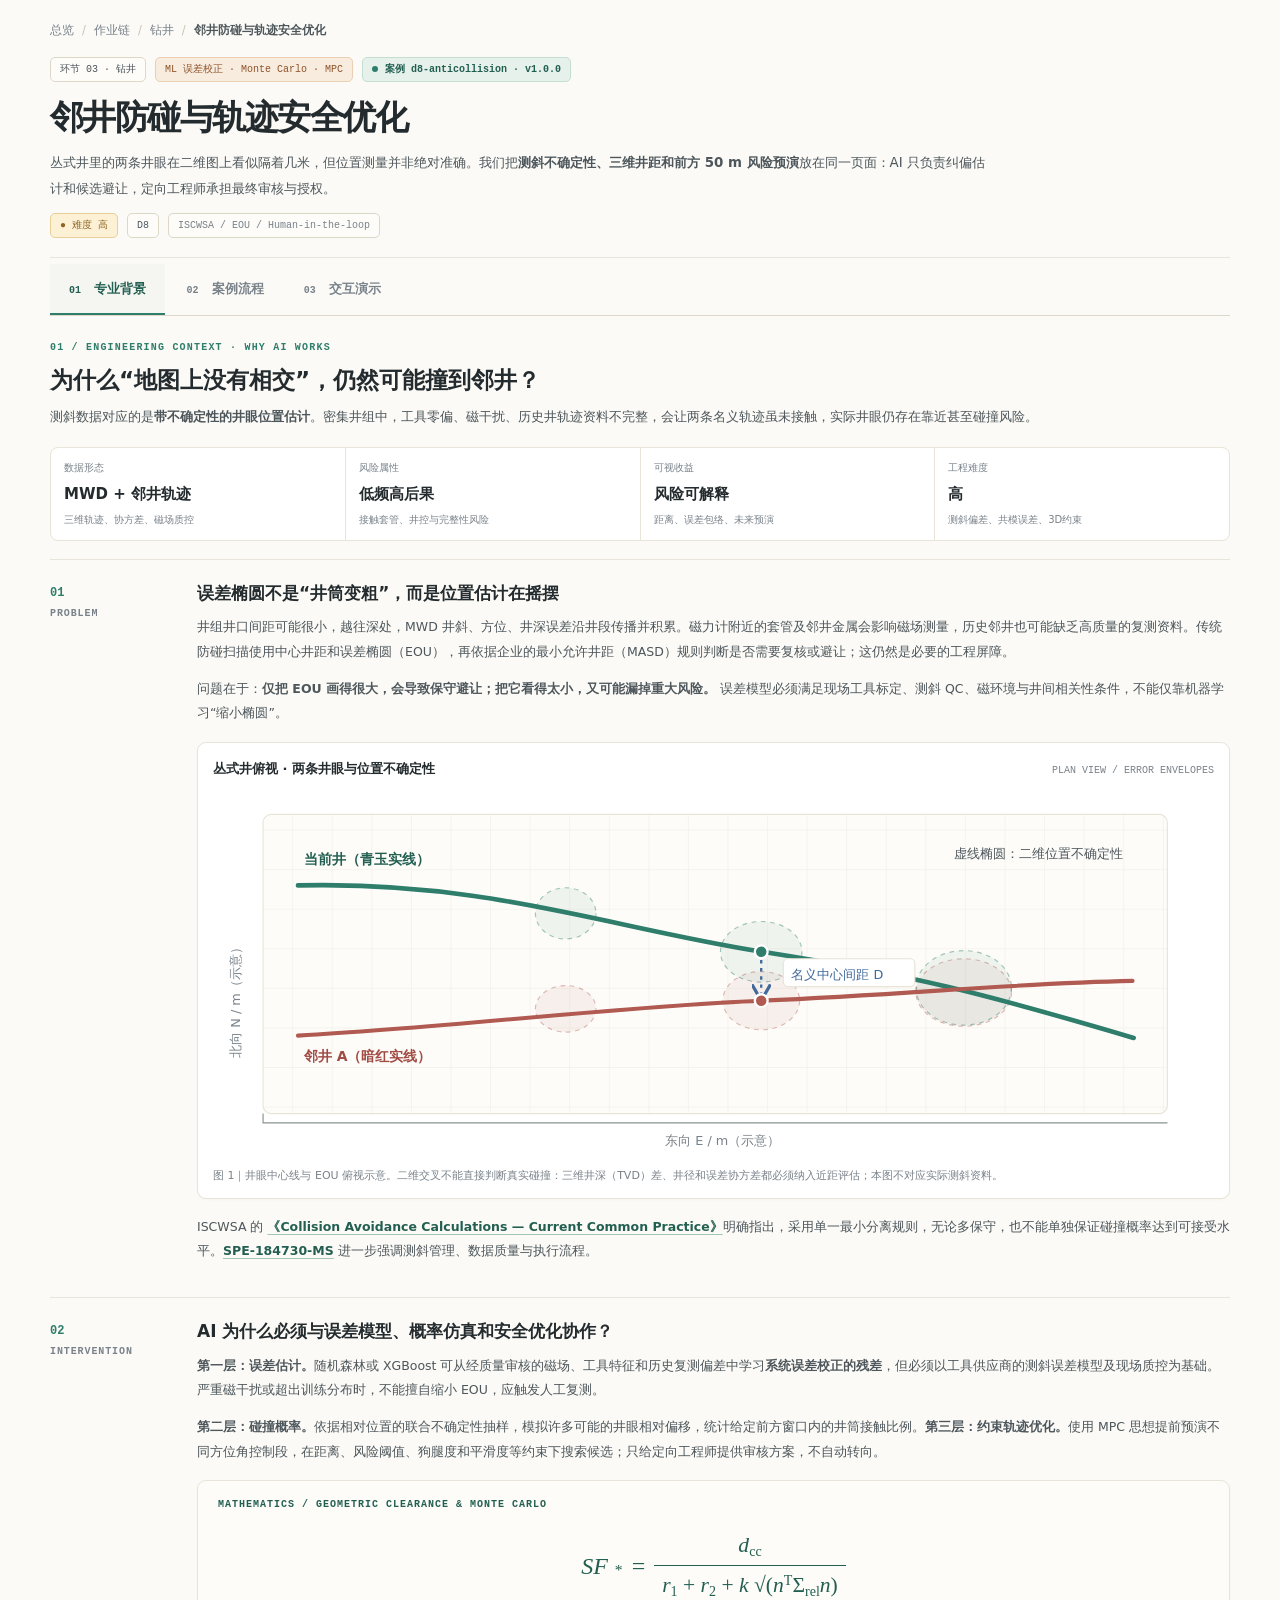
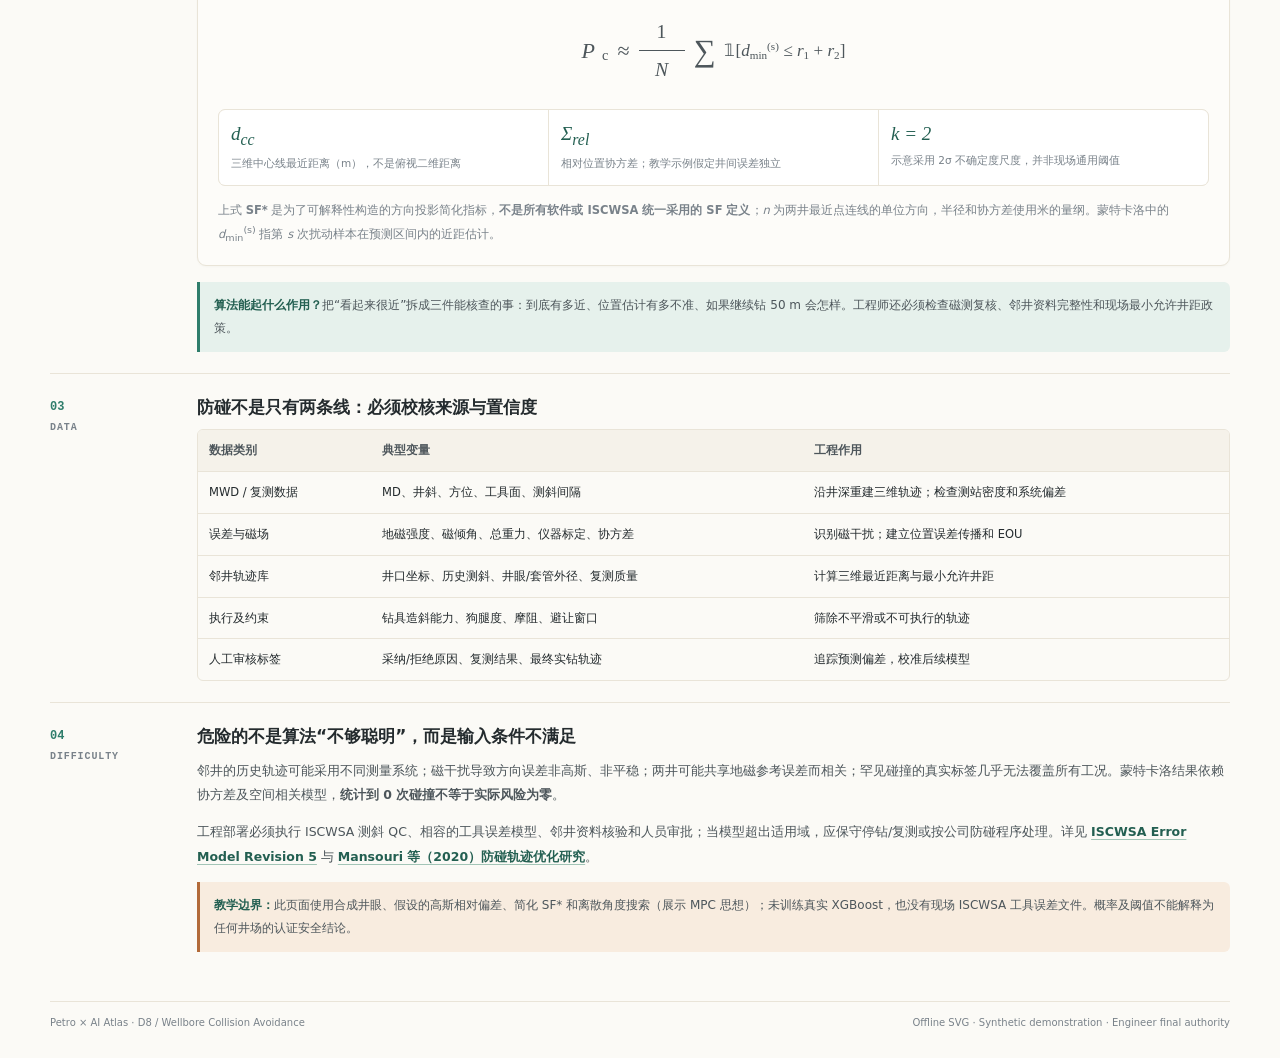
<file: cases/d8-anticollision/demo/index.html>
<!doctype html>
<html lang="zh-CN">
<head>
  <meta charset="utf-8">
  <meta name="viewport" content="width=device-width,initial-scale=1">
  <meta name="color-scheme" content="light">
  <meta name="description" content="D8 邻井防碰与轨迹安全优化：ISCWSA 测斜不确定性、三维近距、蒙特卡洛风险、约束预测与工程师授权。">
  <title>邻井防碰与轨迹安全优化 · Petro × AI Atlas</title>
  <link rel="stylesheet" href="demo.css">
  <script src="demo.js" defer></script>
</head>
<body>
<div class="shell">
  <header class="doc-head">
    <nav class="crumb" aria-label="页面层级"><span>总览</span><i>/</i><span>作业链</span><i>/</i><span>钻井</span><i>/</i><strong>邻井防碰与轨迹安全优化</strong></nav>
    <div class="dh-kicker"><span class="tag">环节 03 · 钻井</span><span class="tag method">ML 误差校正 · Monte Carlo · MPC</span><span class="tag case"><span class="dot"></span> 案例 d8-anticollision · v1.0.0</span></div>
    <h1 class="dh-title">邻井防碰与轨迹安全优化</h1>
    <p class="dh-sub">丛式井里的两条井眼在二维图上看似隔着几米，但位置测量并非绝对准确。我们把<strong>测斜不确定性、三维井距和前方 50 m 风险预演</strong>放在同一页面：AI 只负责纠偏估计和候选避让，定向工程师承担最终审核与授权。</p>
    <div class="dh-tags"><span class="dtag">● 难度 高</span><span class="tag">D8</span><span class="tag light">ISCWSA / EOU / Human-in-the-loop</span></div>
  </header>
  <nav class="tabs" role="tablist" aria-label="案例三个板块">
    <button class="tab is-active" id="tab-bg" data-tab="bg" type="button" role="tab" aria-selected="true" aria-controls="panel-bg"><span>01</span> 专业背景</button>
    <button class="tab" id="tab-flow" data-tab="flow" type="button" role="tab" aria-selected="false" aria-controls="panel-flow"><span>02</span> 案例流程</button>
    <button class="tab" id="tab-demo" data-tab="demo" type="button" role="tab" aria-selected="false" aria-controls="panel-demo"><span>03</span> 交互演示</button>
  </nav>
  <main>
    <section class="panel" id="panel-bg" role="tabpanel" aria-labelledby="tab-bg">
      <div class="eyebrow">01 / ENGINEERING CONTEXT · WHY AI WORKS</div>
      <h2 class="panel-title">为什么“地图上没有相交”，仍然可能撞到邻井？</h2>
      <p class="lead">测斜数据对应的是<strong>带不确定性的井眼位置估计</strong>。密集井组中，工具零偏、磁干扰、历史井轨迹资料不完整，会让两条名义轨迹虽未接触，实际井眼仍存在靠近甚至碰撞风险。</p>
      <div class="judge">
        <div><small>数据形态</small><b>MWD + 邻井轨迹</b><span>三维轨迹、协方差、磁场质控</span></div>
        <div><small>风险属性</small><b>低频高后果</b><span>接触套管、井控与完整性风险</span></div>
        <div><small>可视收益</small><b>风险可解释</b><span>距离、误差包络、未来预演</span></div>
        <div><small>工程难度</small><b>高</b><span>测斜偏差、共模误差、3D约束</span></div>
      </div>
      <div class="sec4"><div class="secnum">01<span>PROBLEM</span></div><div class="secbody">
        <h3>误差椭圆不是“井筒变粗”，而是位置估计在摇摆</h3>
        <p>井组井口间距可能很小，越往深处，MWD 井斜、方位、井深误差沿井段传播并积累。磁力计附近的套管及邻井金属会影响磁场测量，历史邻井也可能缺乏高质量的复测资料。传统防碰扫描使用中心井距和误差椭圆（EOU），再依据企业的最小允许井距（MASD）规则判断是否需要复核或避让；这仍然是必要的工程屏障。</p>
        <p>问题在于：<b>仅把 EOU 画得很大，会导致保守避让；把它看得太小，又可能漏掉重大风险。</b> 误差模型必须满足现场工具标定、测斜 QC、磁环境与井间相关性条件，不能仅靠机器学习“缩小椭圆”。</p>
        <figure class="paper-figure">
          <div class="figure-head"><strong>丛式井俯视 · 两条井眼与位置不确定性</strong><span>PLAN VIEW / ERROR ENVELOPES</span></div>
          <svg viewBox="0 0 860 315" role="img" aria-label="东西方向和北方向坐标轴，两口井轨迹斜向靠近，井眼周围的二维误差椭圆，名义中心距离线和邻井防碰风险区">
            <defs><pattern id="bg-grid" width="34" height="34" patternUnits="userSpaceOnUse"><path d="M34 0H0V34" fill="none" stroke="#e9e4d8" stroke-width="0.8"/></pattern><marker id="bg-arrow" markerWidth="8" markerHeight="8" refX="7" refY="4" orient="auto"><path d="M0 0L7 4L0 8" stroke="#41699b" stroke-width="1.4" fill="none"/></marker></defs>
            <rect x="43" y="21" width="777" height="257" rx="7" fill="#fdfcf9" stroke="#e9e4d8"/><rect x="43" y="21" width="777" height="257" fill="url(#bg-grid)" opacity=".75"/>
            <g fill="#b05a51" fill-opacity=".08" stroke="#b05a51" stroke-opacity=".4" stroke-dasharray="4 4"><ellipse cx="303" cy="188" rx="26" ry="20"/><ellipse cx="471" cy="181" rx="33" ry="25"/><ellipse cx="645" cy="174" rx="41" ry="29"/></g>
            <g fill="#2f7d6b" fill-opacity=".07" stroke="#2f7d6b" stroke-opacity=".43" stroke-dasharray="4 4"><ellipse cx="303" cy="106" rx="26" ry="22"/><ellipse cx="471" cy="139" rx="35" ry="26"/><ellipse cx="645" cy="170" rx="41" ry="32"/></g>
            <path d="M73 82C236 78 339 118 472 139S659 174 791 213" fill="none" stroke="#2f7d6b" stroke-width="4" stroke-linecap="round"/><path d="M73 211C207 204 345 186 471 181S684 166 790 164" fill="none" stroke="#b05a51" stroke-width="3.5" stroke-linecap="round"/>
            <path d="M471 139L471 181" fill="none" stroke="#41699b" stroke-width="2" stroke-dasharray="3 4" marker-end="url(#bg-arrow)"/><rect x="490" y="145" rx="4" width="113" height="24" fill="#fff" stroke="#e9e4d8"/><text x="497" y="162" font-size="11" fill="#41699b">名义中心间距 D</text>
            <circle cx="471" cy="139" r="5.5" fill="#2f7d6b" stroke="white" stroke-width="2"/><circle cx="471" cy="181" r="5.5" fill="#b05a51" stroke="white" stroke-width="2"/>
            <text x="78" y="64" font-size="12" fill="#235f51" font-weight="600">当前井（青玉实线）</text><text x="78" y="233" font-size="12" fill="#a04b44" font-weight="600">邻井 A（暗红实线）</text><text x="637" y="58" font-size="11" fill="#4d565b">虚线椭圆：二维位置不确定性</text>
            <path d="M43 278V286H820" stroke="#89948d" fill="none"/><text x="438" y="305" text-anchor="middle" font-size="11" fill="#79828a">东向 E / m（示意）</text><text x="23" y="180" transform="rotate(-90 23 180)" text-anchor="middle" font-size="11" fill="#79828a">北向 N / m（示意）</text>
          </svg>
          <figcaption>图 1｜井眼中心线与 EOU 俯视示意。二维交叉不能直接判断真实碰撞：三维井深（TVD）差、井径和误差协方差都必须纳入近距评估；本图不对应实际测斜资料。</figcaption>
        </figure>
        <p>ISCWSA 的 <a class="ref" href="https://www.iscwsa.net/articles/collision-avoidance-calculations-current-common-practice/" target="_blank" rel="noopener noreferrer">《Collision Avoidance Calculations — Current Common Practice》</a>明确指出，采用单一最小分离规则，无论多保守，也不能单独保证碰撞概率达到可接受水平。<a class="ref" href="https://www.iscwsa.net/media/files/files/584292ba/02-stevesawaryn-collisionavoidancemgmtprinciples-spe184730-march-17.pdf" target="_blank" rel="noopener noreferrer">SPE-184730-MS</a> 进一步强调测斜管理、数据质量与执行流程。</p>
      </div></div>
      <div class="sec4"><div class="secnum">02<span>INTERVENTION</span></div><div class="secbody">
        <h3>AI 为什么必须与误差模型、概率仿真和安全优化协作？</h3>
        <p><b>第一层：误差估计。</b>随机森林或 XGBoost 可从经质量审核的磁场、工具特征和历史复测偏差中学习<strong>系统误差校正的残差</strong>，但必须以工具供应商的测斜误差模型及现场质控为基础。严重磁干扰或超出训练分布时，不能擅自缩小 EOU，应触发人工复测。</p>
        <p><b>第二层：碰撞概率。</b>依据相对位置的联合不确定性抽样，模拟许多可能的井眼相对偏移，统计给定前方窗口内的井筒接触比例。<b>第三层：约束轨迹优化。</b>使用 MPC 思想提前预演不同方位角控制段，在距离、风险阈值、狗腿度和平滑度等约束下搜索候选；只给定向工程师提供审核方案，不自动转向。</p>
        <div class="math-card">
          <div class="math-kicker">MATHEMATICS / GEOMETRIC CLEARANCE & MONTE CARLO</div>
          <div class="equation" aria-label="教学简化分离系数等于中心距除以井筒半径和加上两倍沿靠近方向的相对标准差">
            <span class="math-em">SF</span><sub>*</sub><span class="math-sign">=</span><span class="fraction"><span><i>d</i><sub>cc</sub></span><span><i>r</i><sub>1</sub> + <i>r</i><sub>2</sub> + <i>k</i> √(<i>n</i><sup>T</sup>Σ<sub>rel</sub><i>n</i>)</span></span>
          </div>
          <div class="equation second" aria-label="蒙特卡洛碰撞概率等于发生接触的样本数除以总抽样数"><i>P</i><sub>c</sub><span class="math-sign">≈</span><span class="fraction"><span>1</span><span><i>N</i></span></span><span class="math-sign math-sum">∑</span><span class="math-test">𝟙[<i>d</i><sub>min</sub><sup>(s)</sup> ≤ <i>r</i><sub>1</sub> + <i>r</i><sub>2</sub>]</span></div>
          <div class="math-grid">
            <div><b><i>d</i><sub>cc</sub></b><span>三维中心线最近距离（m），不是俯视二维距离</span></div>
            <div><b>Σ<sub>rel</sub></b><span>相对位置协方差；教学示例假定井间误差独立</span></div>
            <div><b><i>k</i> = 2</b><span>示意采用 2σ 不确定度尺度，并非现场通用阈值</span></div>
          </div>
          <p class="math-note">上式 <b>SF*</b> 是为了可解释性构造的方向投影简化指标，<b>不是所有软件或 ISCWSA 统一采用的 SF 定义</b>；<i>n</i> 为两井最近点连线的单位方向，半径和协方差使用米的量纲。蒙特卡洛中的 <i>d</i><sub>min</sub><sup>(s)</sup> 指第 <i>s</i> 次扰动样本在预测区间内的近距估计。</p>
        </div>
        <div class="callout"><b>算法能起什么作用？</b>把“看起来很近”拆成三件能核查的事：到底有多近、位置估计有多不准、如果继续钻 50 m 会怎样。工程师还必须检查磁测复核、邻井资料完整性和现场最小允许井距政策。</div>
      </div></div>
      <div class="sec4"><div class="secnum">03<span>DATA</span></div><div class="secbody"><h3>防碰不是只有两条线：必须校核来源与置信度</h3>
        <div class="table-wrap"><table class="dtable"><thead><tr><th>数据类别</th><th>典型变量</th><th>工程作用</th></tr></thead><tbody>
          <tr><td>MWD / 复测数据</td><td>MD、井斜、方位、工具面、测斜间隔</td><td>沿井深重建三维轨迹；检查测站密度和系统偏差</td></tr>
          <tr><td>误差与磁场</td><td>地磁强度、磁倾角、总重力、仪器标定、协方差</td><td>识别磁干扰；建立位置误差传播和 EOU</td></tr>
          <tr><td>邻井轨迹库</td><td>井口坐标、历史测斜、井眼/套管外径、复测质量</td><td>计算三维最近距离与最小允许井距</td></tr>
          <tr><td>执行及约束</td><td>钻具造斜能力、狗腿度、摩阻、避让窗口</td><td>筛除不平滑或不可执行的轨迹</td></tr>
          <tr><td>人工审核标签</td><td>采纳/拒绝原因、复测结果、最终实钻轨迹</td><td>追踪预测偏差，校准后续模型</td></tr>
        </tbody></table></div>
      </div></div>
      <div class="sec4"><div class="secnum">04<span>DIFFICULTY</span></div><div class="secbody"><h3>危险的不是算法“不够聪明”，而是输入条件不满足</h3>
        <p>邻井的历史轨迹可能采用不同测量系统；磁干扰导致方向误差非高斯、非平稳；两井可能共享地磁参考误差而相关；罕见碰撞的真实标签几乎无法覆盖所有工况。蒙特卡洛结果依赖协方差及空间相关模型，<b>统计到 0 次碰撞不等于实际风险为零</b>。</p>
        <p>工程部署必须执行 ISCWSA 测斜 QC、相容的工具误差模型、邻井资料核验和人员审批；当模型超出适用域，应保守停钻/复测或按公司防碰程序处理。详见 <a class="ref" href="https://www.iscwsa.net/error-model-documentation/" target="_blank" rel="noopener noreferrer">ISCWSA Error Model Revision 5</a> 与 <a class="ref" href="https://link.springer.com/article/10.1007/s13202-020-00876-7" target="_blank" rel="noopener noreferrer">Mansouri 等（2020）防碰轨迹优化研究</a>。</p>
        <div class="callout warn"><b>教学边界：</b>此页面使用合成井眼、假设的高斯相对偏差、简化 SF* 和离散角度搜索（展示 MPC 思想）；未训练真实 XGBoost，也没有现场 ISCWSA 工具误差文件。概率及阈值不能解释为任何井场的认证安全结论。</div>
      </div></div>
    </section>
    <section class="panel" id="panel-flow" role="tabpanel" aria-labelledby="tab-flow" hidden>
      <div class="eyebrow">02 / WHY & HOW · FROM ERROR TO SAFE PROPOSAL</div>
      <h2 class="panel-title">五步完成从“测斜误差”到“有证据的避让建议”</h2>
      <p class="lead">传统 EOU 仍是第一道安全屏障；AI 的附加价值在于发现偏差、量化概率、提前比较避让路线，并把不确定性和不可行条件清楚交给定向工程师。</p>
      <div class="pipeline">
        <article class="pipe"><div class="pipe-top"><span>01 · SENSOR</span><i>◉</i></div><h3>采集 + 测斜质控</h3><p>输入 MWD、磁场 QC 与邻井 3D 测斜，先查坐标基准和测点可信度。</p><small>输出 → 可审计轨迹和误差输入</small></article>
        <article class="pipe"><div class="pipe-top"><span>02 · ML</span><i>◇</i></div><h3>误差校正与 EOU</h3><p>XGBoost/随机森林可学习历史复测偏差；仍保留标准误差模型。</p><small>输出 → 相对位置协方差</small></article>
        <article class="pipe"><div class="pipe-top"><span>03 · MC + MPC</span><i>◎</i></div><h3>概率预演 + 避让搜索</h3><p>抽样模拟接触风险，搜索满足风险与狗腿约束的 50 m 候选。</p><small>输出 → 推荐方位、风险与证据</small></article>
        <article class="pipe human"><div class="pipe-top"><span>04 · HUMAN</span><svg viewBox="0 0 32 32" aria-hidden="true"><circle cx="16" cy="8" r="4"/><path d="M7 28v-7a9 9 0 0 1 18 0v7M12 20v8M20 20v8"/></svg></div><h3>定向工程师审批</h3><p>权衡碰撞风险、井眼平顺度、邻井复测与施工可行性，决定是否采纳。</p><small>Human-in-the-loop · 最终授权</small></article>
        <article class="pipe"><div class="pipe-top"><span>05 · AUDIT</span><i>↺</i></div><h3>执行与结果回流</h3><p>对比授权前后的井距、测斜误差和实钻轨迹，留存人工理由。</p><small>输出 → 审计样本与模型复核</small></article>
      </div>
      <div class="handoff"><span>机器：估计误差、模拟风险、搜索候选</span><strong>机器建议 <span class="dash-arrow">┄┄→</span> 人工授权</strong><span>人类：复测、采纳、否决、留痕</span></div>
      <div class="flow-details">
        <article class="math-card compact">
          <div class="math-kicker">WHY NOT DISTANCE ALONE? · MULTI-OBJECTIVE CONTROL</div>
          <h3>距离够远不一定安全，方案够安全还要能钻</h3>
          <div class="equation smaller"><i>J</i><span class="math-sign">=</span><i>w</i><sub>1</sub><i>J</i><sub>deviation</sub><span class="math-sign">+</span><i>w</i><sub>2</sub><i>J</i><sub>DLS</sub><span class="math-sign">+</span><i>w</i><sub>3</sub><i>J</i><sub>smooth</sub></div>
          <div class="constraint-text">s.t. <i>d</i><sub>min,3D</sub> &gt; <i>r</i><sub>1</sub> + <i>r</i><sub>2</sub>； <i>SF</i><sub>*</sub> ≥ <i>SF</i><sub>min</sub>； <i>P</i><sub>c</sub> ≤ <i>P</i><sub>limit</sub>； <i>DLS</i> ≤ <i>DLS</i><sub>limit</sub></div>
          <p class="math-note">这里“硬约束”指在<b>所设模型和假设内</b>直接排除不可行候选，并不保证现场绝对不会相撞。MPC 的真正做法是下一次测斜到来后重新估计并滚动求解；本网页用有限候选角度搜索来演示这一控制思想。</p>
          <div class="small-callout"><b>大白话：</b>先确保不会在模拟中“擦到邻井”，再比较哪个方向更平滑、更接近原设计；如果无安全方案，就必须人工复核，而不是强行选最优值。</div>
          <div class="why-steps"><div><b>① 为什么需要概率？</b><p>相同的三维中心距，若磁测误差不同，井筒实际接触风险也不同。</p></div><div><b>② 为什么不能只看概率？</b><p>概率模型可能失配，必须同时核实 SF/MASD、井径和测斜 QC。</p></div><div><b>③ 为什么要多步预演？</b><p>现在猛转向可能增加狗腿度；提前比较未来段落更容易选择平滑方案。</p></div></div>
        </article>
        <article class="code-card"><div class="code-header"><strong>蒙特卡洛 + 滚动避让 · Python 风格伪代码</strong><span>MC / FINITE SEARCH / HUMAN GATE</span></div>
<pre><code><span class="comment"># ① 标定 / 复核位置误差；不可信时禁止缩小 EOU</span>
mu, covariance = survey_error_model(mwd, offset_wells)
if not survey_qc_passed(mwd):
    <span class="highlight">return request_resurvey()</span>

<span class="comment"># ② 3D 井眼与相对误差共同扰动；5000 次教学抽样</span>
for action in candidate_azimuths:
    path = forward_simulate(bit, action, horizon_m=50)
    collisions = 0
    for _ in range(5000):
        delta = sample_joint_error(covariance)
        closest = minimum_3d_distance(path + delta, offset_well)
        collisions += (closest &lt;= combined_hole_radius)
    pc = collisions / 5000

    <span class="highlight">feasible = pc &lt;= pc_limit and dogleg_ok(path)</span>
    if feasible and passes_clearance(path, mu, covariance):
        candidates.append((action, trajectory_cost(path), pc))

<span class="comment"># ③ 比较可行方案；第一段必须由人授权</span>
proposal = min(candidates, key=lambda c: c[1]) if candidates else None
<span class="highlight">request_directional_engineer_approval(proposal)</span></code></pre>
          <p class="code-explain"><b>代码翻译成人话：</b>先确认测量可靠，再让 5000 个带误差的“虚拟井眼”提前走一遍。若多数样本离邻井很远，候选风险较低；若任何方案无法满足设定安全条件，机器停止推荐。<b>只有工程师签字，模拟轨迹才改变。</b></p>
        </article>
      </div>
      <div class="reference-strip"><b>可核实参考文献：</b><a href="https://www.iscwsa.net/articles/collision-avoidance-calculations-current-common-practice/" target="_blank" rel="noopener noreferrer">ISCWSA 防碰计算惯例</a>　·　<a href="https://www.iscwsa.net/media/files/files/584292ba/02-stevesawaryn-collisionavoidancemgmtprinciples-spe184730-march-17.pdf" target="_blank" rel="noopener noreferrer">SPE-184730-MS</a>　·　<a href="https://link.springer.com/article/10.1007/s13202-020-00876-7" target="_blank" rel="noopener noreferrer">2020 防碰轨迹优化论文</a></div>
    </section>
    <section class="panel" id="panel-demo" role="tabpanel" aria-labelledby="tab-demo" hidden>
      <div class="eyebrow">03 / LIVE 3D CLEARANCE · BAYESIAN UNCERTAINTY PROXY · HUMAN GATE</div>
      <h2 class="panel-title">邻井 A 靠近预演 · 风险驱动的人工避让</h2>
      <p class="lead">左边的图是<strong>俯视投影</strong>，但全部安全读数基于合成三维（E、N、TVD）井眼计算。下方曲线对比“保持原方向”与“AI 建议”在未来 50 m 的近距风险；右侧所有角度设定都是等待工程师确认的候选指令。</p>
      <div class="status" id="status" role="status" aria-live="polite"><span class="status-dot"></span><strong id="status-title">监测中：当前井与邻井 A 有可辨识间距</strong><span id="status-detail">人工拥有最终控制权</span></div>
      <div class="lab-grid">
        <div class="lab-left">
          <article class="card visual-card"><div class="card-head"><strong>双井俯视图 · 三维距离校核与误差椭圆</strong><span>WELL PATHS / 2σ EOU</span></div>
            <svg id="well-map" viewBox="0 0 850 362" role="img" aria-label="横轴东向，纵轴北向，当前井、邻井、AI 预测轨迹及未来不确定度椭圆，计算同时考虑垂深差"></svg>
            <div class="legend"><span><i class="stroke green"></i>当前井实钻</span><span><i class="stroke gray dashed"></i>原始设计</span><span><i class="stroke red"></i>邻井 A</span><span><i class="stroke blue dashed"></i>AI 50m 预测</span><span><i class="stroke clay dashed"></i>人工草案</span></div>
            <p class="figcap">图 2｜井眼俯视投影、位置不确定性椭圆与前方避让预测。<b>距离/SF/概率由三维计算</b>；平面位置视觉重合不等于实际井筒接触。</p>
          </article>
          <article class="card visual-card risk-card"><div class="card-head"><strong>未来 50 m · 接触风险随前进距离的变化</strong><span>ROLLING HORIZON / PROXY Pc</span></div>
            <svg id="risk-chart" viewBox="0 0 850 232" role="img" aria-label="横轴未来前进距离米，纵轴近似点接触概率百分比，比较保持井斜和AI避让控制"></svg>
            <div class="legend"><span><i class="stroke red"></i>维持当前方位</span><span><i class="stroke blue dashed"></i>AI 候选</span><span><i class="stroke clay dashed"></i>人工草案</span></div>
            <p class="figcap">图 3｜按候选预测点计算的点位接触概率趋势（教学蒙特卡洛近似），与右侧“未来 50 m 内至少一次接触”的联合事件估计不完全相同。</p>
          </article>
          <article class="card evidence-card"><div class="card-head"><strong>从中心距到风险判断 · 三层证据</strong><span>ENGINEERING INTERPRETATION</span></div>
            <div class="evidence-row"><div><b>① 三维井距</b><span>不把图上的二维重合当真实碰撞</span></div><strong id="evidence-distance">—</strong></div>
            <div class="evidence-row"><div><b>② 不确定度包络</b><span>磁环境、工具、邻井定位误差共同作用</span></div><strong id="evidence-sigma">—</strong></div>
            <div class="evidence-row"><div><b>③ 人工审核条件</b><span>复测、井径、DLS、最低许可间距</span></div><strong id="evidence-QC">等待复核</strong></div>
            <div class="mini-clearance"><b>三维井距趋势：保持方位 vs AI 候选</b><svg id="clearance-chart" viewBox="0 0 850 230" role="img" aria-label="未来距离与三维最近中心间距曲线，画出井筒半径合计红线"></svg><p class="figcap">图 4｜距离由每个候选三维井眼点至邻井三维折线求得；暗红虚线为两井合并半径（教学近似），不是正式 MASD。</p></div>
            <p class="small-note">这里的概率取决于输入的误差分布；当资料不可信时，应提高警惕而不是使用“模型低概率”直接放行。</p>
          </article>
        </div>
        <div class="lab-right">
          <article class="card metrics-card"><div class="card-head"><strong>当前井况与前方窗口</strong><span>3D / FORWARD 50 M</span></div>
            <div class="metric-grid"><div><small>当前 3D 最近井距</small><b id="distance-now">—</b><span>m · 名义中心线</span></div><div><small>前方 50m 最小距离</small><b id="distance-future">—</b><span>m · 维持当前方位</span></div><div><small>教学简化 SF*</small><b id="sf-now">—</b><span>维持方案 · 预测最小</span></div><div><small>联合事件碰撞概率</small><b id="pc-now">—</b><span>维持方案 · 模拟风险</span></div></div>
            <div class="metrics-foot"><span>当前方位角（相对东向）</span><b id="heading-now">—</b><span>钻进进尺</span><b id="advance-now">—</b></div>
          </article>
          <article class="card ai-card" id="ai-card"><div class="card-head"><strong>AI 防碰导航助手</strong><span>ADVISORY ONLY</span></div>
            <div class="ai-message"><span class="pulse"></span><div><b id="ai-title">预测中：正在扫描未来轨迹</b><p id="ai-description">正在对比不同角度候选的三维间距、概率和轨迹平滑度。</p></div></div>
            <div class="ai-values"><div><small>推荐方位角</small><strong id="ai-heading">—</strong></div><div><small>避让方案模拟 Pc</small><strong id="ai-pc">—</strong></div><div><small>预计安全裕度 SF*</small><strong id="ai-sf">—</strong></div></div>
            <p class="small-note">教学候选：有限角度搜索 + 50 m 预演；不代表已训练的真实 XGBoost 模型或工业 MPC 在线求解器。</p>
          </article>
          <article class="handoff-card" aria-label="人机交接线"><span>机器：距离 / EOU / 概率 / 建议</span><b>建议 ┄┄→ 授权</b><span>人类：最终指令</span></article>
          <article class="card decision-card"><div class="card-head"><strong>定向工程师决策门</strong><span class="human-pill">HUMAN APPROVAL</span></div>
            <div class="authorisation">● AI 建议需人工确认；滑块仅预览，不直接改变钻机状态</div>
            <label for="azimuth">预期方位角 <output id="azimuth-value">−9.5°</output></label>
            <input type="range" id="azimuth" min="-22" max="15" step="0.5" value="-9.5" aria-label="人工预期方位角，单位度">
            <div class="slider-ends"><span>−22° · 偏向邻井</span><span>+15° · 远离邻井</span></div>
            <div class="preview" id="manual-preview">人工候选：尚未下发。</div>
            <div class="actions"><button id="accept-ai" class="btn primary" type="button">采纳 AI 避让轨迹</button><button id="manual" class="btn secondary" type="button">执行人工指令</button><button id="hold" class="btn caution" type="button">拒绝 AI · 保持方位（风险教学）</button></div>
            <div class="control-tools"><button id="pause" class="btn small" type="button">暂停推进</button><button id="step" class="btn small" type="button">单步前进</button><button id="restart" class="btn small" type="button">重置案例</button></div>
            <p class="decision-note" id="decision-note">当前尚未授权新方位；遇到风险应复核邻井资料与磁测结果。</p>
          </article>
          <article class="card checklist-card"><div class="card-head"><strong>现场审核清单</strong><span>FIELD REVIEW</span></div><div class="checks"><span>MWD 磁场 QC</span><span>邻井资料版本</span><span>允许 DLS</span><span>井径与套管</span></div><p>AI 只可以提出建议；若测斜数据不可靠或没有可行解，教学界面会提示停止并复核。真实作业必须服从现场防碰程序。</p></article>
        </div>
      </div>
      <article class="card audit-card"><div class="card-head"><strong>Human-in-the-loop · 人工授权与反馈审计</strong><span>HUMAN DECISION → REVIEW DATA</span></div><div class="audit-head"><span>记录操作时间、候选/执行方位、预测风险及后续观察</span><strong id="log-count">0 条记录</strong></div><ol id="audit-list" aria-live="polite"><li>系统等待首次操作：人工行为将在这里留下记录。</li></ol></article>
      <div class="teaching-note">教学说明：全部轨迹和测斜误差均为合成示例；概率来自假设的高斯相对位移抽样。<b>不能以概率为零或 SF* 达标来证明真实井场绝对安全。</b>真实防碰需执行工具误差模型、邻井资料复测和公司防碰审批程序。</div>
    </section>
  </main>
  <footer><span>Petro × AI Atlas · D8 / Wellbore Collision Avoidance</span><span>Offline SVG · Synthetic demonstration · Engineer final authority</span></footer>
</div>
</body>
</html>
</file>
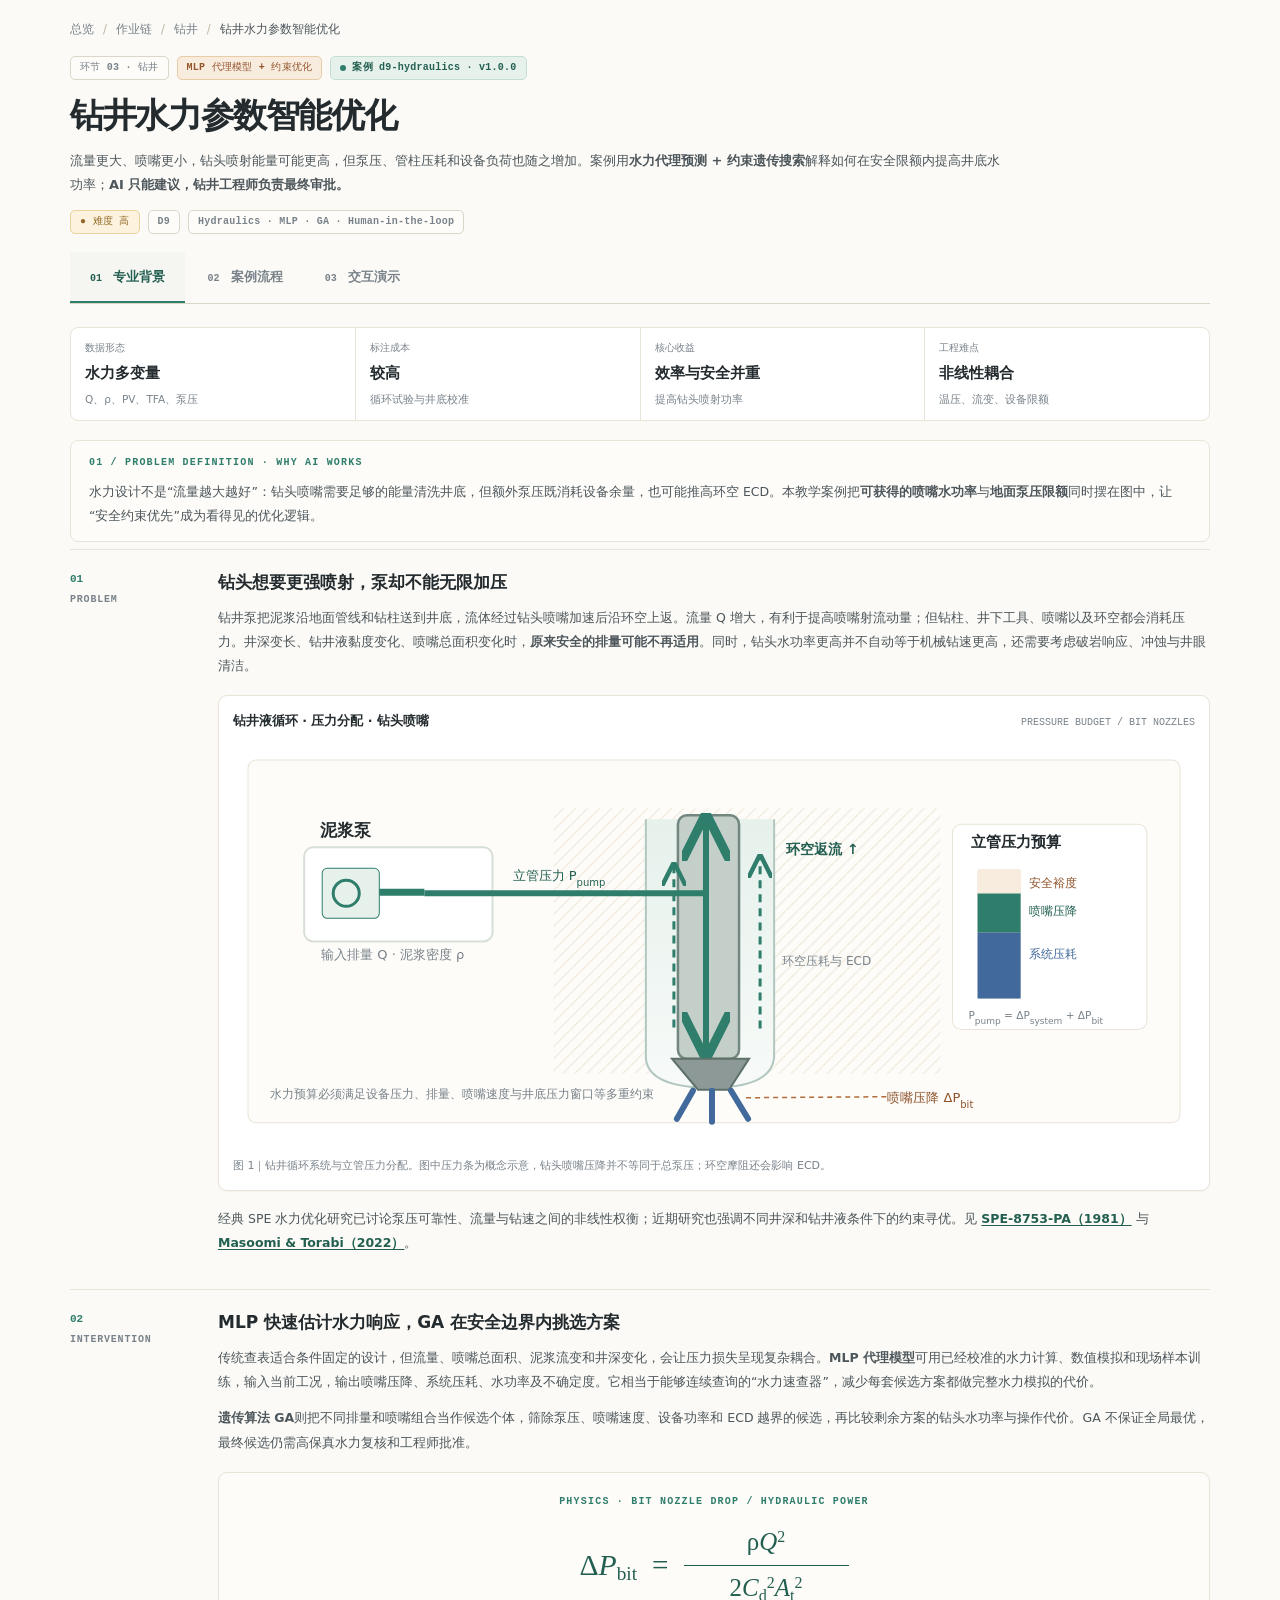
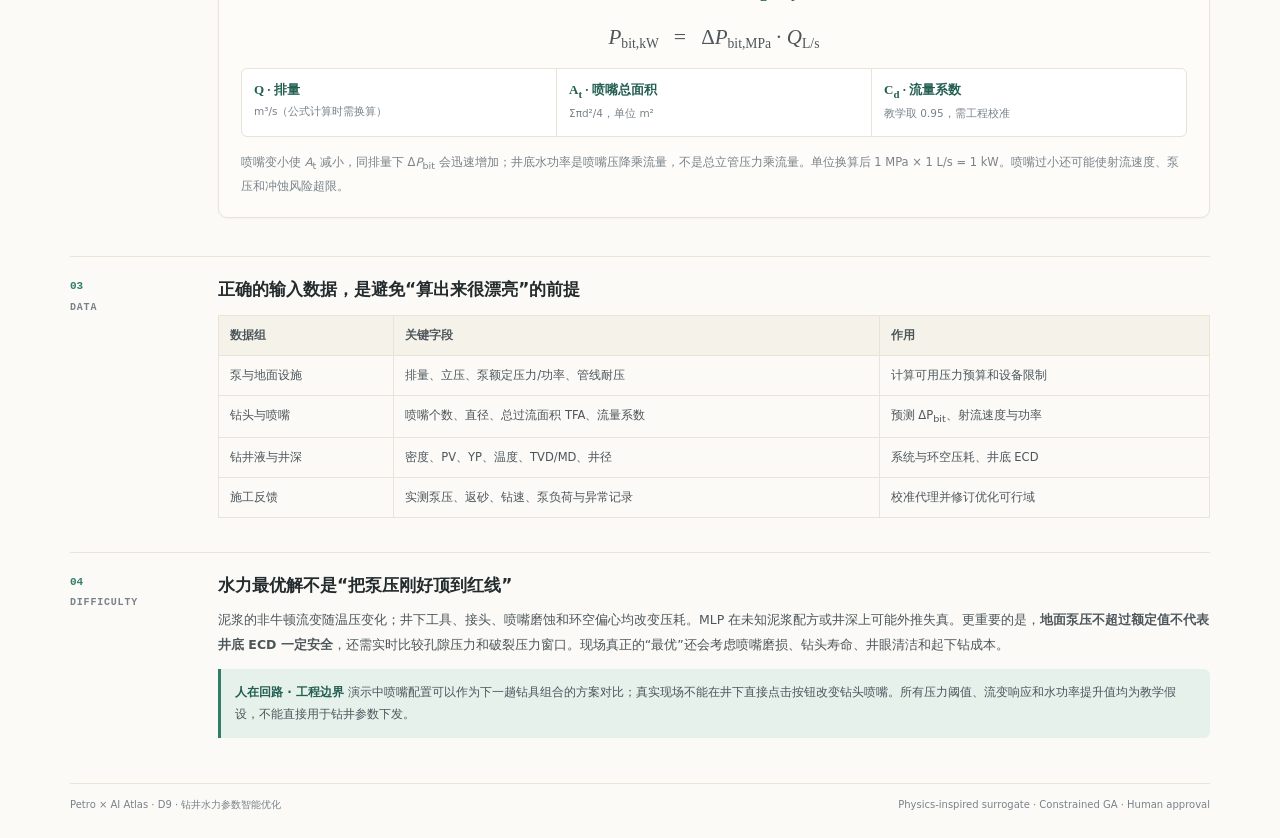
<file: cases/d9-hydraulics/demo/index.html>
<!doctype html>
<html lang="zh-CN">
<head>
<meta charset="utf-8">
<meta name="viewport" content="width=device-width, initial-scale=1">
<meta name="color-scheme" content="light">
<meta name="description" content="钻井水力参数智能优化：水力机理、MLP代理模型、GA硬约束寻优与钻井工程师人工授权教学案例。">
<title>钻井水力参数智能优化 · Petro × AI Atlas</title>
<link rel="stylesheet" href="demo.css">
<script defer src="demo.js"></script>
</head>
<body>
<div class="site-wrap">
  <header class="doc-head">
    <nav class="crumb" aria-label="页面位置"><span>总览</span><i>/</i><span>作业链</span><i>/</i><span>钻井</span><i>/</i><strong>钻井水力参数智能优化</strong></nav>
    <div class="dh-kicker">
      <span class="tag">环节 03 · 钻井</span>
      <span class="tag method">MLP 代理模型 + 约束优化</span>
      <span class="tag case"><span class="dot"></span>案例 d9-hydraulics · v1.0.0</span>
    </div>
    <h1 class="dh-title">钻井水力参数智能优化</h1>
    <p class="dh-sub">流量更大、喷嘴更小，钻头喷射能量可能更高，但泵压、管柱压耗和设备负荷也随之增加。案例用<strong>水力代理预测 + 约束遗传搜索</strong>解释如何在安全限额内提高井底水功率；<strong>AI 只能建议，钻井工程师负责最终审批。</strong></p>
    <div class="dh-tags"><span class="dtag">● 难度 高</span><span class="tag">D9</span><span class="tag subdued">Hydraulics · MLP · GA · Human-in-the-loop</span></div>
  </header>
  <nav class="tabs" role="tablist" aria-label="三大案例板块">
    <button type="button" class="tab on" id="tab-bg" data-tab="bg" role="tab" aria-controls="panel-bg" aria-selected="true"><span>01</span> 专业背景</button>
    <button type="button" class="tab" id="tab-flow" data-tab="flow" role="tab" aria-controls="panel-flow" aria-selected="false"><span>02</span> 案例流程</button>
    <button type="button" class="tab" id="tab-demo" data-tab="demo" role="tab" aria-controls="panel-demo" aria-selected="false"><span>03</span> 交互演示</button>
  </nav>
  <main>
    <section class="panel" id="panel-bg" role="tabpanel" aria-labelledby="tab-bg">
      <div class="judge">
        <div><small>数据形态</small><b>水力多变量</b><span>Q、ρ、PV、TFA、泵压</span></div>
        <div><small>标注成本</small><b>较高</b><span>循环试验与井底校准</span></div>
        <div><small>核心收益</small><b>效率与安全并重</b><span>提高钻头喷射功率</span></div>
        <div><small>工程难点</small><b>非线性耦合</b><span>温压、流变、设备限额</span></div>
      </div>
      <div class="intro"><span class="eyebrow">01 / PROBLEM DEFINITION · WHY AI WORKS</span><p>水力设计不是“流量越大越好”：钻头喷嘴需要足够的能量清洗井底，但额外泵压既消耗设备余量，也可能推高环空 ECD。本教学案例把<strong>可获得的喷嘴水功率</strong>与<strong>地面泵压限额</strong>同时摆在图中，让“安全约束优先”成为看得见的优化逻辑。</p></div>
      <div class="sec4"><div class="sn">01<span>PROBLEM</span></div><div class="sec-body">
        <h2>钻头想要更强喷射，泵却不能无限加压</h2>
        <p>钻井泵把泥浆沿地面管线和钻柱送到井底，流体经过钻头喷嘴加速后沿环空上返。流量 Q 增大，有利于提高喷嘴射流动量；但钻柱、井下工具、喷嘴以及环空都会消耗压力。井深变长、钻井液黏度变化、喷嘴总面积变化时，<strong>原来安全的排量可能不再适用</strong>。同时，钻头水功率更高并不自动等于机械钻速更高，还需要考虑破岩响应、冲蚀与井眼清洁。</p>
        <figure class="paper-figure">
          <div class="figure-head"><b>钻井液循环 · 压力分配 · 钻头喷嘴</b><span>PRESSURE BUDGET / BIT NOZZLES</span></div>
          <svg viewBox="0 0 960 405" xmlns="http://www.w3.org/2000/svg" role="img" aria-label="泥浆从泵经立管和钻柱抵达喷嘴，喷嘴喷射后从环空返出。标明地面管柱环空压耗、钻头喷嘴压降和泵压总预算。">
            <defs>
              <linearGradient id="mud_bg" x1="0" y1="0" x2="0" y2="1"><stop stop-color="#e6f1ec"/><stop offset="1" stop-color="#f7faf8"/></linearGradient>
              <marker id="arr_bg" markerWidth="8" markerHeight="8" refX="7" refY="4" orient="auto"><path d="M0 0L8 4L0 8" fill="none" stroke="#2f7d6b" stroke-width="1.5"/></marker>
              <pattern id="earth_bg" width="12" height="12" patternUnits="userSpaceOnUse"><path d="M0 12L12 0" stroke="#e5d7bf" stroke-width="1"/></pattern>
            </defs>
            <rect x="15" y="18" width="930" height="362" rx="8" fill="#fdfcf9" stroke="#e9e4d8"/>
            <path d="M320 66H706V331H320Z" fill="url(#earth_bg)" opacity=".64"/>
            <path d="M412 77V316Q415 345 477 345Q537 345 540 315V77" fill="url(#mud_bg)" stroke="#b2c7bf" stroke-width="2"/>
            <rect x="444" y="73" width="61" height="243" rx="9" fill="#c4cfca" stroke="#72877f" stroke-width="2.5"/>
            <path d="M472 115V311" stroke="#2f7d6b" stroke-width="6" marker-end="url(#arr_bg)"/>
            <path d="M440 285V123" stroke="#2f7d6b" stroke-width="3" stroke-dasharray="8 6" marker-end="url(#arr_bg)"/>
            <path d="M526 286V115" stroke="#2f7d6b" stroke-width="3" stroke-dasharray="8 6" marker-end="url(#arr_bg)"/>
            <path d="M438 316L464 347L495 347L515 316Z" fill="#8c9996" stroke="#5e706a" stroke-width="2"/>
            <path d="M459 348L443 376M478 348V379M497 348L514 376" stroke="#41699b" stroke-width="6" stroke-linecap="round"/>
            <rect x="71" y="105" width="188" height="94" rx="9" fill="#fff" stroke="#d7dfd7" stroke-width="2"/>
            <rect x="89" y="126" width="57" height="50" rx="5" fill="#e6f1ec" stroke="#2f7d6b"/>
            <circle cx="113" cy="151" r="13" fill="none" stroke="#2f7d6b" stroke-width="3"/>
            <path d="M146 150H191" stroke="#2f7d6b" stroke-width="7"/>
            <path d="M191 151H472V77" stroke="#2f7d6b" stroke-width="6" fill="none" marker-end="url(#arr_bg)"/>
            <text x="87" y="94" fill="#242b2e" font-weight="700" font-size="17">泥浆泵</text><text x="88" y="217" fill="#79828a" font-size="13">输入排量 Q · 泥浆密度 ρ</text>
            <text x="279" y="138" fill="#235f51" font-size="13">立管压力 P<tspan baseline-shift="sub" font-size="10">pump</tspan></text>
            <text x="552" y="112" fill="#235f51" font-size="14" font-weight="650">环空返流 ↑</text>
            <text x="548" y="223" fill="#79828a" font-size="12">环空压耗与 ECD</text>
            <path d="M512 355L652 354" stroke="#b26a39" stroke-width="1.5" stroke-dasharray="5 4"/><text x="653" y="359" fill="#8e5229" font-size="13">喷嘴压降 ΔP<tspan baseline-shift="sub" font-size="10">bit</tspan></text>
            <rect x="718" y="82" width="194" height="205" rx="9" fill="#fff" stroke="#e9e4d8"/>
            <text x="736" y="105" fill="#242b2e" font-size="15" font-weight="650">立管压力预算</text>
            <rect x="743" y="127" width="43" height="129" rx="3" fill="#e9e4d8"/>
            <rect x="743" y="190" width="43" height="66" fill="#41699b"/>
            <rect x="743" y="151" width="43" height="39" fill="#2f7d6b"/>
            <rect x="743" y="127" width="43" height="24" fill="#f8ecdf"/>
            <text x="794" y="145" fill="#8e5229" font-size="12">安全裕度</text>
            <text x="794" y="173" fill="#235f51" font-size="12">喷嘴压降</text>
            <text x="794" y="216" fill="#41699b" font-size="12">系统压耗</text>
            <text x="734" y="276" fill="#79828a" font-size="10.5">P<tspan baseline-shift="sub" font-size="9">pump</tspan> = ΔP<tspan baseline-shift="sub" font-size="9">system</tspan> + ΔP<tspan baseline-shift="sub" font-size="9">bit</tspan></text>
            <text x="37" y="355" fill="#79828a" font-size="12">水力预算必须满足设备压力、排量、喷嘴速度与井底压力窗口等多重约束</text>
          </svg>
          <figcaption>图 1｜钻井循环系统与立管压力分配。图中压力条为概念示意，钻头喷嘴压降并不等同于总泵压；环空摩阻还会影响 ECD。</figcaption>
        </figure>
        <p>经典 SPE 水力优化研究已讨论泵压可靠性、流量与钻速之间的非线性权衡；近期研究也强调不同井深和钻井液条件下的约束寻优。见 <a class="ref" href="https://doi.org/10.2118/8753-PA" target="_blank" rel="noopener noreferrer">SPE-8753-PA（1981）</a> 与 <a class="ref" href="https://doi.org/10.1504/IJOGCT.2022.123204" target="_blank" rel="noopener noreferrer">Masoomi &amp; Torabi（2022）</a>。</p>
      </div></div>
      <div class="sec4"><div class="sn">02<span>INTERVENTION</span></div><div class="sec-body">
        <h2>MLP 快速估计水力响应，GA 在安全边界内挑选方案</h2>
        <p>传统查表适合条件固定的设计，但流量、喷嘴总面积、泥浆流变和井深变化，会让压力损失呈现复杂耦合。<strong>MLP 代理模型</strong>可用已经校准的水力计算、数值模拟和现场样本训练，输入当前工况，输出喷嘴压降、系统压耗、水功率及不确定度。它相当于能够连续查询的“水力速查器”，减少每套候选方案都做完整水力模拟的代价。</p>
        <p><strong>遗传算法 GA</strong>则把不同排量和喷嘴组合当作候选个体，筛除泵压、喷嘴速度、设备功率和 ECD 越界的候选，再比较剩余方案的钻头水功率与操作代价。GA 不保证全局最优，最终候选仍需高保真水力复核和工程师批准。</p>
        <div class="math-card">
          <span class="eyebrow">PHYSICS · BIT NOZZLE DROP / HYDRAULIC POWER</span>
          <div class="math-equation">
            <span class="math-name">Δ<i>P</i><sub>bit</sub></span><span class="math-op">=</span>
            <span class="frac"><span class="num">ρ<i>Q</i><sup>2</sup></span><span class="den">2<i>C</i><sub>d</sub><sup>2</sup><i>A</i><sub>t</sub><sup>2</sup></span></span>
          </div>
          <div class="math-equation secondary"><span><i>P</i><sub>bit,kW</sub></span><span class="math-op">=</span><span>Δ<i>P</i><sub>bit,MPa</sub> · <i>Q</i><sub>L/s</sub></span></div>
          <div class="math-grid">
            <div><b>Q · 排量</b><span>m³/s（公式计算时需换算）</span></div>
            <div><b>A<sub>t</sub> · 喷嘴总面积</b><span>Σπd²/4，单位 m²</span></div>
            <div><b>C<sub>d</sub> · 流量系数</b><span>教学取 0.95，需工程校准</span></div>
          </div>
          <p class="math-note">喷嘴变小使 <i>A</i><sub>t</sub> 减小，同排量下 Δ<i>P</i><sub>bit</sub> 会迅速增加；井底水功率是喷嘴压降乘流量，不是总立管压力乘流量。单位换算后 1 MPa × 1 L/s = 1 kW。喷嘴过小还可能使射流速度、泵压和冲蚀风险超限。</p>
        </div>
      </div></div>
      <div class="sec4"><div class="sn">03<span>DATA</span></div><div class="sec-body">
        <h2>正确的输入数据，是避免“算出来很漂亮”的前提</h2>
        <table class="dtable"><thead><tr><th>数据组</th><th>关键字段</th><th>作用</th></tr></thead><tbody>
          <tr><td>泵与地面设施</td><td>排量、立压、泵额定压力/功率、管线耐压</td><td>计算可用压力预算和设备限制</td></tr>
          <tr><td>钻头与喷嘴</td><td>喷嘴个数、直径、总过流面积 TFA、流量系数</td><td>预测 ΔP<sub>bit</sub>、射流速度与功率</td></tr>
          <tr><td>钻井液与井深</td><td>密度、PV、YP、温度、TVD/MD、井径</td><td>系统与环空压耗、井底 ECD</td></tr>
          <tr><td>施工反馈</td><td>实测泵压、返砂、钻速、泵负荷与异常记录</td><td>校准代理并修订优化可行域</td></tr>
        </tbody></table>
      </div></div>
      <div class="sec4"><div class="sn">04<span>DIFFICULTY</span></div><div class="sec-body">
        <h2>水力最优解不是“把泵压刚好顶到红线”</h2>
        <p>泥浆的非牛顿流变随温压变化；井下工具、接头、喷嘴磨蚀和环空偏心均改变压耗。MLP 在未知泥浆配方或井深上可能外推失真。更重要的是，<strong>地面泵压不超过额定值不代表井底 ECD 一定安全</strong>，还需实时比较孔隙压力和破裂压力窗口。现场真正的“最优”还会考虑喷嘴磨损、钻头寿命、井眼清洁和起下钻成本。</p>
        <div class="callout"><strong>人在回路 · 工程边界</strong> 演示中喷嘴配置可以作为下一趟钻具组合的方案对比；真实现场不能在井下直接点击按钮改变钻头喷嘴。所有压力阈值、流变响应和水功率提升值均为教学假设，不能直接用于钻井参数下发。</div>
      </div></div>
    </section>

    <section class="panel" id="panel-flow" role="tabpanel" aria-labelledby="tab-flow" hidden>
      <span class="eyebrow">02 / MACHINE ADVISES · ENGINEER AUTHORIZES</span>
      <h2 class="section-title">从实时水力数据，到工程师可审核的最优方案</h2>
      <p class="lead">把水力优化拆成五个看得懂的环节：机器读数、模型快算、GA 找方案、安全筛选、人来拍板；施工结果又能为下一轮模型校正提供证据。</p>
      <div class="pipeline">
        <article class="pipe"><span class="pipe-index">01 / SENSOR</span><div class="pipe-icon">◉</div><h3>数据采集与校验</h3><p>输入：泵压、排量、密度、流变、喷嘴及井深。先区分开泵、循环与停泵状态。</p><span class="pipe-foot">输出 → 当前可信工况</span></article>
        <article class="pipe"><span class="pipe-index">02 / MLP</span><div class="pipe-icon">▥</div><h3>水力代理快速预测</h3><p>预测管柱/环空压耗、喷嘴压降和水功率，代替反复求解完整水力模型。</p><span class="pipe-foot">输出 → 候选响应数据</span></article>
        <article class="pipe"><span class="pipe-index">03 / GA</span><div class="pipe-icon">◎</div><h3>遗传搜索 + 硬约束</h3><p>产生不同排量和喷嘴组合；先剔除越限，再优选井底水功率较高的方案。</p><span class="pipe-foot">输出 → 安全候选</span></article>
        <article class="pipe human"><span class="pipe-index">04 / HUMAN</span><div class="pipe-icon human-svg"><svg viewBox="0 0 24 24" aria-hidden="true"><circle cx="12" cy="6" r="3"/><path d="M5 22v-6a7 7 0 0 1 14 0v6M9 14v8m6-8v8"/></svg></div><h3>工程师最终审批</h3><p>复核泵磨损、管线承压、井底 ECD 与喷嘴更换条件；采纳或调整方案。</p><span class="pipe-foot">Human · 最终授权</span></article>
        <article class="pipe"><span class="pipe-index">05 / FEEDBACK</span><div class="pipe-icon">↺</div><h3>执行结果与数据回流</h3><p>记录经批准的参数、实测泵压、现场原因与后续偏差，供模型离线再校准。</p><span class="pipe-foot">人 → 现场 → 模型</span></article>
      </div>
      <div class="handoff"><span>机器：预测与安全候选</span><strong>机器建议 → 工程师授权</strong><span>人类：现场复核、最终决定</span></div>
      <div class="flow-grid">
        <div class="flow-main">
          <div class="math-card flow-math">
            <span class="eyebrow">MATHEMATICAL PROGRAM / SAFETY FIRST</span>
            <div class="math-equation compact"><span class="math-name">max</span><span><i>J</i> = <i>P</i><sub>bit</sub> − λ<i>C</i><sub>oper</sub></span></div>
            <div class="constraints">
              <span>s.t. <i>P</i><sub>pump</sub> ≤ <i>P</i><sub>safe</sub></span>
              <span><i>v</i><sub>jet</sub> ≤ <i>v</i><sub>limit</sub></span>
              <span><i>W</i><sub>pump</sub> ≤ <i>W</i><sub>rated</sub></span>
              <span>ECD<sub>min</sub> ≤ ECD ≤ ECD<sub>max</sub></span>
            </div>
            <p class="math-note">白话解释：先判断能否安全运行，不符合的候选直接作废；在剩余方案中，寻找钻头水功率更高、调参成本更低的组合。<i>C</i><sub>oper</sub> 表示大幅改变参数、喷嘴更换等操作代价；这里是单目标加权优化，不应将其误说成已计算出整个帕累托前沿。</p>
          </div>
          <div class="code-card">
            <div class="code-head"><strong>MLP + GA · 核心 Python 风格伪代码</strong><span>TRAIN OFFLINE / INFER ONLINE</span></div>
<pre><code><span class="cm"># 离线：用试验/高保真水力模拟训练水力代理</span>
mlp.fit(X=[flow, density, PV, nozzle_area, depth],
        y=[system_loss, bit_drop, ecd])

<span class="cm"># 在线：遗传算法迭代候选排量与喷嘴组合</span>
population = initialize_population(flow_bounds, nozzle_set)
for generation in range(40):
    scored = []
    for flow, nozzle in population:
        system_dp, bit_dp, ecd = mlp.predict(
            flow, density, PV, area(nozzle), depth)
        pump_dp = system_dp + bit_dp
        jet_v = flow / area(nozzle)
        <span class="hl">safe = (pump_dp &lt;= P_LIMIT and jet_v &lt;= V_LIMIT</span>
                <span class="hl">and ecd_min &lt;= ecd &lt;= ecd_max)</span>
        if not safe:
            continue  <span class="cm"># 先剔除危险候选，不能拿高功率换越限</span>
        score = bit_dp * flow - change_cost(flow, nozzle)
        scored.append(((flow, nozzle), score))
    population = selection_crossover_mutation(scored)
proposal = best_feasible(scored)
<span class="hl">submit_to_drilling_engineer(proposal)  # 人批准后才执行</span></code></pre>
          </div>
          <div class="plain-card"><strong>翻译成人话</strong><p>MLP 像一本经过实验校准的“水力速查手册”，问一次就得到压耗与功率；GA 像一组同时试配方的工程师，不断比较、组合和保留较好的候选。最重要的是代码中的 <code>if not safe: continue</code>：<b>先看合不合规，再看效果好不好</b>。AI 递交的是“建议书”，不是已经下发的泵指令。</p></div>
        </div>
        <aside class="flow-side">
          <div class="card"><div class="eyebrow">WHY MLP?</div><h3>不用复杂模型行不行？</h3><p>公式在工况简单时可以直接计算；而复杂井眼、非牛顿泥浆和多种工具压降组合下，完整求解成本较高。MLP 能学习工况到水力响应的非线性映射，用于候选方案快速排序。</p><p>但如果现场数据不足，纯机理模型反而更可靠。因此本案例保留物理公式，用于校验代理输出。</p></div>
          <div class="card"><div class="eyebrow">WHY GA?</div><h3>喷嘴尺寸是离散的</h3><p>真实喷嘴组合只能从已有规格中选，排量却可以连续调整。这种混合离散/连续搜索不容易简单求导。GA 可同时搜索两类变量并通过硬约束筛选可行解。</p><p>本教学页面实际上用简化水力公式和小型 GA 搜索，不是已训练的 MLP，算法框架与运行实现已明确区分。</p></div>
          <div class="card review-card"><div class="eyebrow">HUMAN REVIEW</div><h3>三条审核红线</h3><div class="review-item"><span>01</span><b>地面设施承压</b><small>泵压、管线、泵轴功率</small></div><div class="review-item"><span>02</span><b>井底压力窗口</b><small>ECD 与破裂压力余量</small></div><div class="review-item"><span>03</span><b>钻头喷嘴可更换性</b><small>不同尺寸需下趟钻具组合实施</small></div></div>
        </aside>
      </div>
    </section>

    <section class="panel" id="panel-demo" role="tabpanel" aria-labelledby="tab-demo" hidden>
      <span class="eyebrow">03 / INTERACTIVE LAB · HYDRAULICS × GA × HUMAN</span>
      <h2 class="section-title">把“泵压预算”变成可交互的水力实验</h2>
      <p class="lead">左侧展示喷嘴水功率、压力包络与喷射分配；右侧给出 AI 候选、人工参数预览和审批。滑块改变的是<strong>尚未执行的草案</strong>，按下审批按钮后才改变教学模拟的执行工况。</p>
      <div class="statebar" id="statebar" role="status" aria-live="polite"><i class="state-dot"></i><strong id="state-message">工程师监控中 · 参数草案等待审核</strong><span id="state-code">MONITORING</span></div>
      <div class="lab-grid">
        <div class="lab-left">
          <article class="card chart-card">
            <div class="card-head"><strong>流量—泵压—井底水功率双轴响应</strong><span>FLOW · PRESSURE · POWER</span></div>
            <svg id="hydro-chart" viewBox="0 0 900 390" role="img" aria-label="横轴排量 L每秒，左纵轴立管压力 MPa，右纵轴井底水功率 kW。显示泵压安全红线、当前执行点、人工草案点与AI推荐点。"></svg>
            <div class="legend"><span><i class="sw jade"></i>执行泵压</span><span><i class="sw blue"></i>喷嘴水功率</span><span><i class="sw clay dash"></i>人工草案</span><span><i class="sw bad dash"></i>泵压红线</span></div>
            <p class="figcap">图 2｜左纵轴为总立管泵压（MPa），右纵轴为钻头喷嘴水功率（kW），两者不可混用同一量纲。候选状态以虚线/圆点标识，红色区域表示泵压越限。</p>
          </article>
          <article class="card budget-card">
            <div class="card-head"><strong>当前立管压力如何分配？</strong><span>LIVE PRESSURE BUDGET</span></div>
            <svg id="budget-chart" viewBox="0 0 900 205" role="img" aria-label="水平堆叠条图，显示系统压力损失、喷嘴压力损失和安全裕度，纵轴不同压力分项，横轴压力 MPa。"></svg>
            <div class="legend"><span><i class="sw jade"></i>喷嘴压降</span><span><i class="sw blue"></i>地面管柱环空损失</span><span><i class="sw sand"></i>剩余压力裕度</span></div>
            <p class="figcap">图 3｜将立管压力拆分为系统压耗和喷嘴压降，辅助分析能量究竟消耗在何处。压力安全线为教学降额假设，并非行业通用固定数值。</p>
          </article>
          <article class="card nozzle-card">
            <div class="card-head"><strong>钻头三喷嘴流量与射流可视化</strong><span>NOZZLE AREA · JET VELOCITY</span></div>
            <svg id="nozzle-chart" viewBox="0 0 900 198" role="img" aria-label="展示三喷嘴配置的俯视截面与射流方向，标注喷嘴直径、总面积、射流速度和流量方向。"></svg>
            <p class="figcap">图 4｜三喷嘴的总过流面积决定同排量下的射流速度和喷嘴压降；喷嘴更换属于下一趟钻具组合计划，不可远程即时切换井底机械尺寸。</p>
          </article>
          <article class="card sensitivity-card">
            <div class="card-head"><strong>相同排量下，不同喷嘴规格有何差异？</strong><span>NOZZLE SIZE / WHAT-IF</span></div>
            <svg id="sensitivity-chart" viewBox="0 0 900 285" role="img" aria-label="横轴为喷嘴直径，左纵轴为总立管泵压 MPa，右纵轴为喷嘴水功率 kW；按当前排量比较六种三喷嘴规格，标识超限候选。"></svg>
            <div class="legend"><span><i class="sw jade"></i>喷嘴水功率</span><span><i class="sw blue"></i>立管压力</span><span><i class="sw bad dash"></i>压力红线</span></div>
            <p class="figcap">图 5｜固定人工草案排量时，喷嘴直径会改变水功率与泵压；一旦出现泵压、射流速度、泵轴功率或 ECD 越限，方案不能进入正式候选。</p>
          </article>
        </div>
        <div class="lab-right">
          <article class="card metrics-card">
            <div class="card-head"><strong>实时循环参数</strong><span>EXECUTED / CURRENT</span></div>
            <div class="metrics"><div><small>执行排量 Q</small><b id="now-flow">29.7</b><span>L/s</span></div><div><small>当前立管泵压</small><b id="now-pressure">—</b><span>MPa</span></div><div><small>井底水功率</small><b id="now-power">—</b><span>kW</span></div><div><small>当前喷嘴配置</small><b id="now-nozzle">3×12</b><span>mm</span></div></div>
            <div class="metrics-foot"><span>泵压安全红线：<b id="p-limit">14.0 MPa</b></span><span>教学运行时刻：<b id="sim-time">T+0 s</b></span></div>
          </article>
          <article class="card ai-card" id="ai-card">
            <div class="card-head"><strong>AI 水力建议 · 约束优化</strong><span>SURROGATE + GA</span></div>
            <div class="ai-banner"><span class="ai-dot"></span><div><b id="ai-title">已找到可复核的候选方案</b><p id="ai-reason">模型正在对比水力收益与安全余量。</p></div></div>
            <div class="ai-metrics"><div><small>推荐排量</small><b id="rec-flow">—</b></div><div><small>推荐喷嘴</small><b id="rec-nozzle">—</b></div><div><small>预测水功率提升</small><b id="rec-uplift">—</b></div><div><small>预计总泵压</small><b id="rec-pressure">—</b></div></div>
            <p class="minor">算法只筛选教学可行域。真实工况还须核对水力模型误差、井底 ECD、泵检修状态和更换喷嘴的时机。</p>
          </article>
          <div class="handoff-mini"><span>机器：水力响应预测 + GA 搜索</span><strong>→ 工程师批准 →</strong><span>模拟执行与反馈</span></div>
          <article class="card decision-card" id="decision-card">
            <div class="card-head"><strong>工程师决策门 · Human-in-the-loop</strong><span>AWAITING HUMAN APPROVAL</span></div>
            <label for="flow-input"><span>人工草案 · 排量</span><output id="flow-out">29.7 L/s</output></label>
            <input id="flow-input" type="range" min="18" max="52" value="29.7" step="0.1">
            <div class="slider-ends"><span>18 L/s</span><span>52 L/s</span></div>
            <label for="rho-input"><span>泥浆密度 · 工况假设</span><output id="rho-out">1200 kg/m³</output></label>
            <input id="rho-input" type="range" min="1050" max="1400" value="1200" step="25">
            <div class="slider-ends"><span>1050 kg/m³</span><span>1400 kg/m³</span></div>
            <label for="nozzle-input"><span>喷嘴直径 · 下一趟组合</span><output id="nozzle-out">3×12 mm</output></label>
            <select id="nozzle-input"><option value="10">3 × 10 mm</option><option value="11">3 × 11 mm</option><option value="12" selected>3 × 12 mm</option><option value="13">3 × 13 mm</option><option value="14">3 × 14 mm</option><option value="16">3 × 16 mm</option></select>
            <label for="pv-input"><span>塑性黏度 · PV</span><output id="pv-out">28 mPa·s</output></label>
            <select id="pv-input"><option value="20">20 mPa·s</option><option value="28" selected>28 mPa·s</option><option value="36">36 mPa·s</option><option value="44">44 mPa·s</option></select>
            <div id="preview-box" class="preview-box" aria-live="polite">人工草案待预测。</div>
            <div class="actions"><button type="button" class="btn primary" id="accept-ai">采纳 AI 水力方案</button><button type="button" class="btn secondary" id="apply-manual">执行人工设定（教学）</button></div>
            <div class="subactions"><button type="button" class="btn ghost" id="manual-reduce">手动降排量 2 L/s</button><button type="button" class="btn ghost" id="reset">重置演示</button></div>
            <p class="decision-note" id="decision-note">滑块只预览；人工审批后才改变教学执行状态。不同喷嘴需模拟起钻更换。</p>
          </article>
          <article class="card review-card lab-review"><div class="card-head"><strong>现场复核与模型边界</strong><span>HUMAN CHECKLIST</span></div><div class="review-grid"><span>设备压力</span><b id="check-pressure">在教学窗口内</b><span>喷嘴射流速度</span><b id="check-jet">待计算</b><span>井底 ECD</span><b id="check-ecd">待计算</b><span>风险判断</span><b id="check-risk">持续监测</b></div><p class="minor">这四项只是教学代理的诊断结果，不等于工业井控许可或设备合格证明。</p></article>
        </div>
      </div>
      <article class="card audit-card"><div class="card-head"><strong>人机交接审计 · 操作反馈数据</strong><span>AUDIT / HUMAN → MODEL</span></div><ol id="audit-list" class="audit-list" aria-live="polite"><li>教学系统初始化：监控中，等待钻井工程师明确授权。</li></ol><div class="audit-foot"><span>审批记录 <b id="audit-count">0</b> 条</span><span>本地教学记录，不会自动更新真实 MLP 权重</span></div></article>
      <p class="safety-note">教学声明：压耗、ECD、流速上限及泵功率均为示意性设定；执行按钮仅改变浏览器内模拟数据，无设备连接。特别注意：模拟井底水功率的增大不直接证明真实 ROP 或清洁效果改善。</p>
    </section>
  </main>
  <footer><span>Petro × AI Atlas · D9 · 钻井水力参数智能优化</span><span>Physics-inspired surrogate · Constrained GA · Human approval</span></footer>
</div>
</body>
</html>
</file>
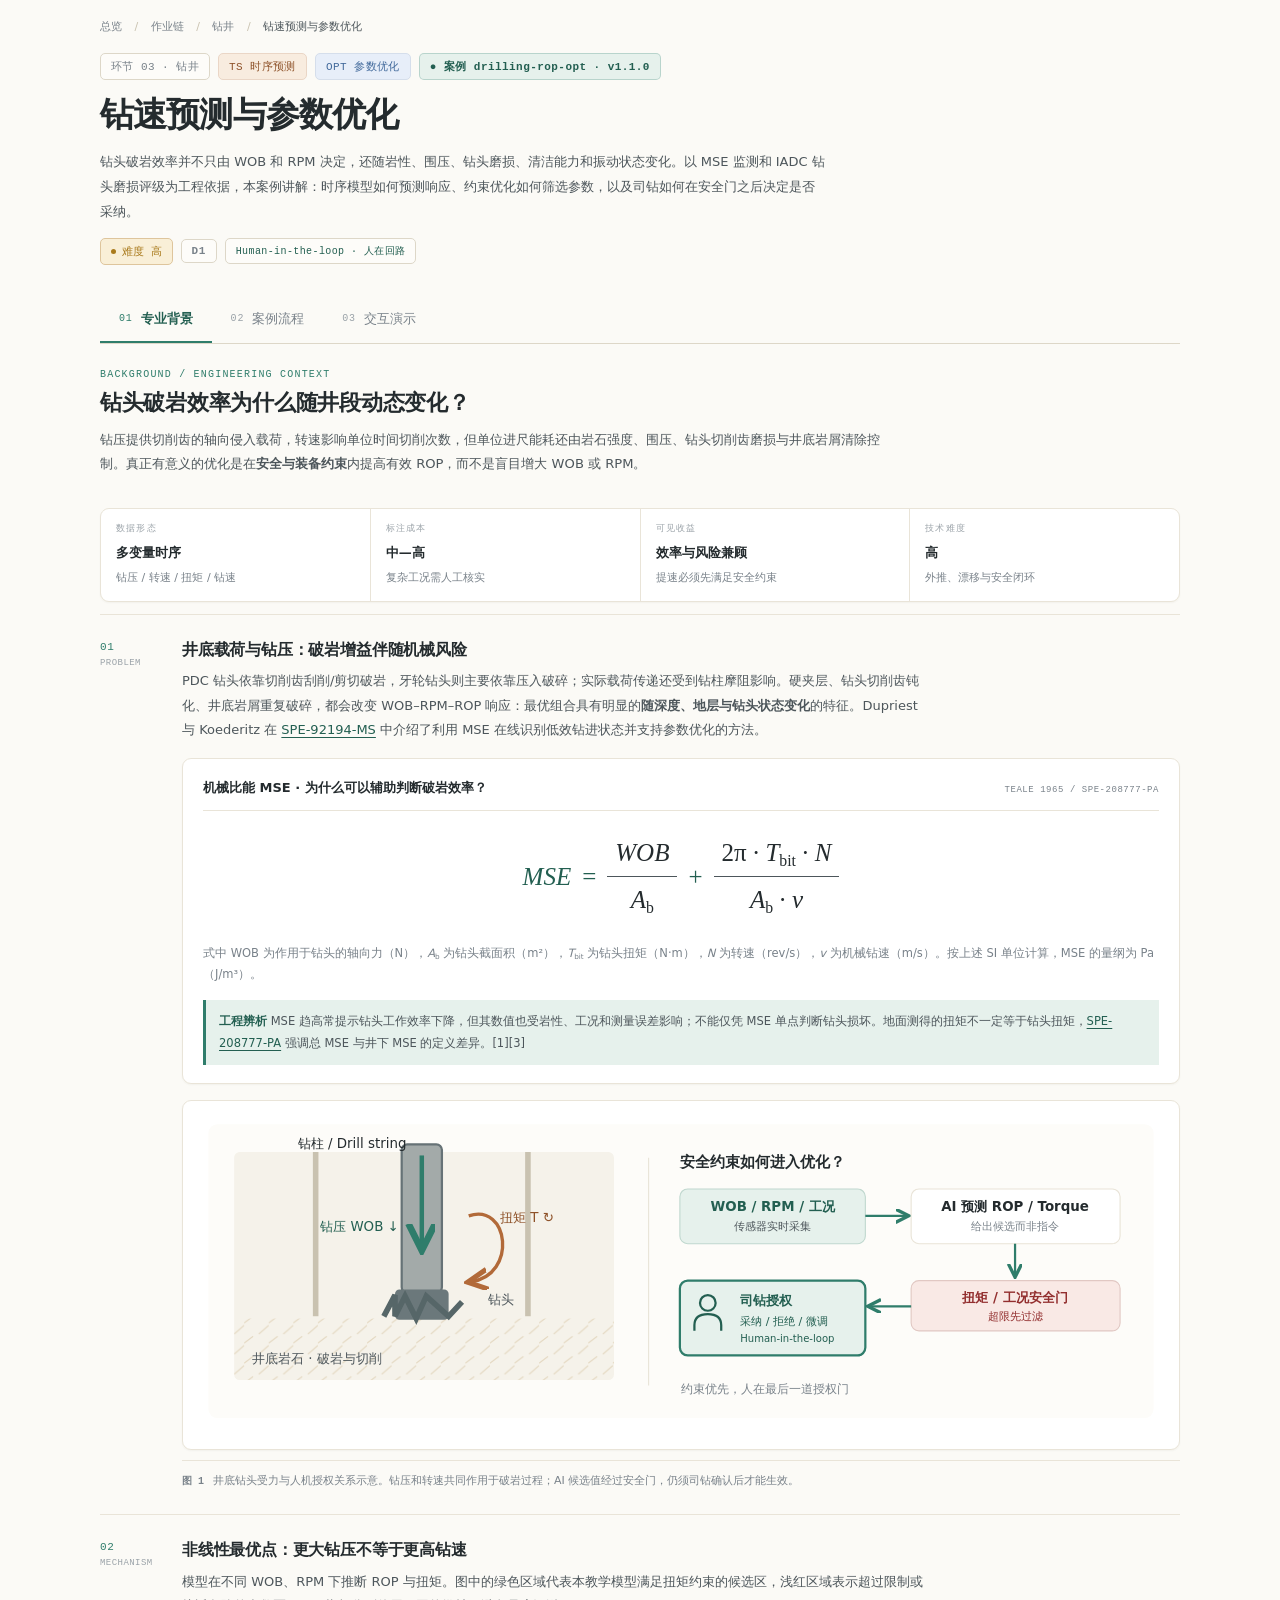
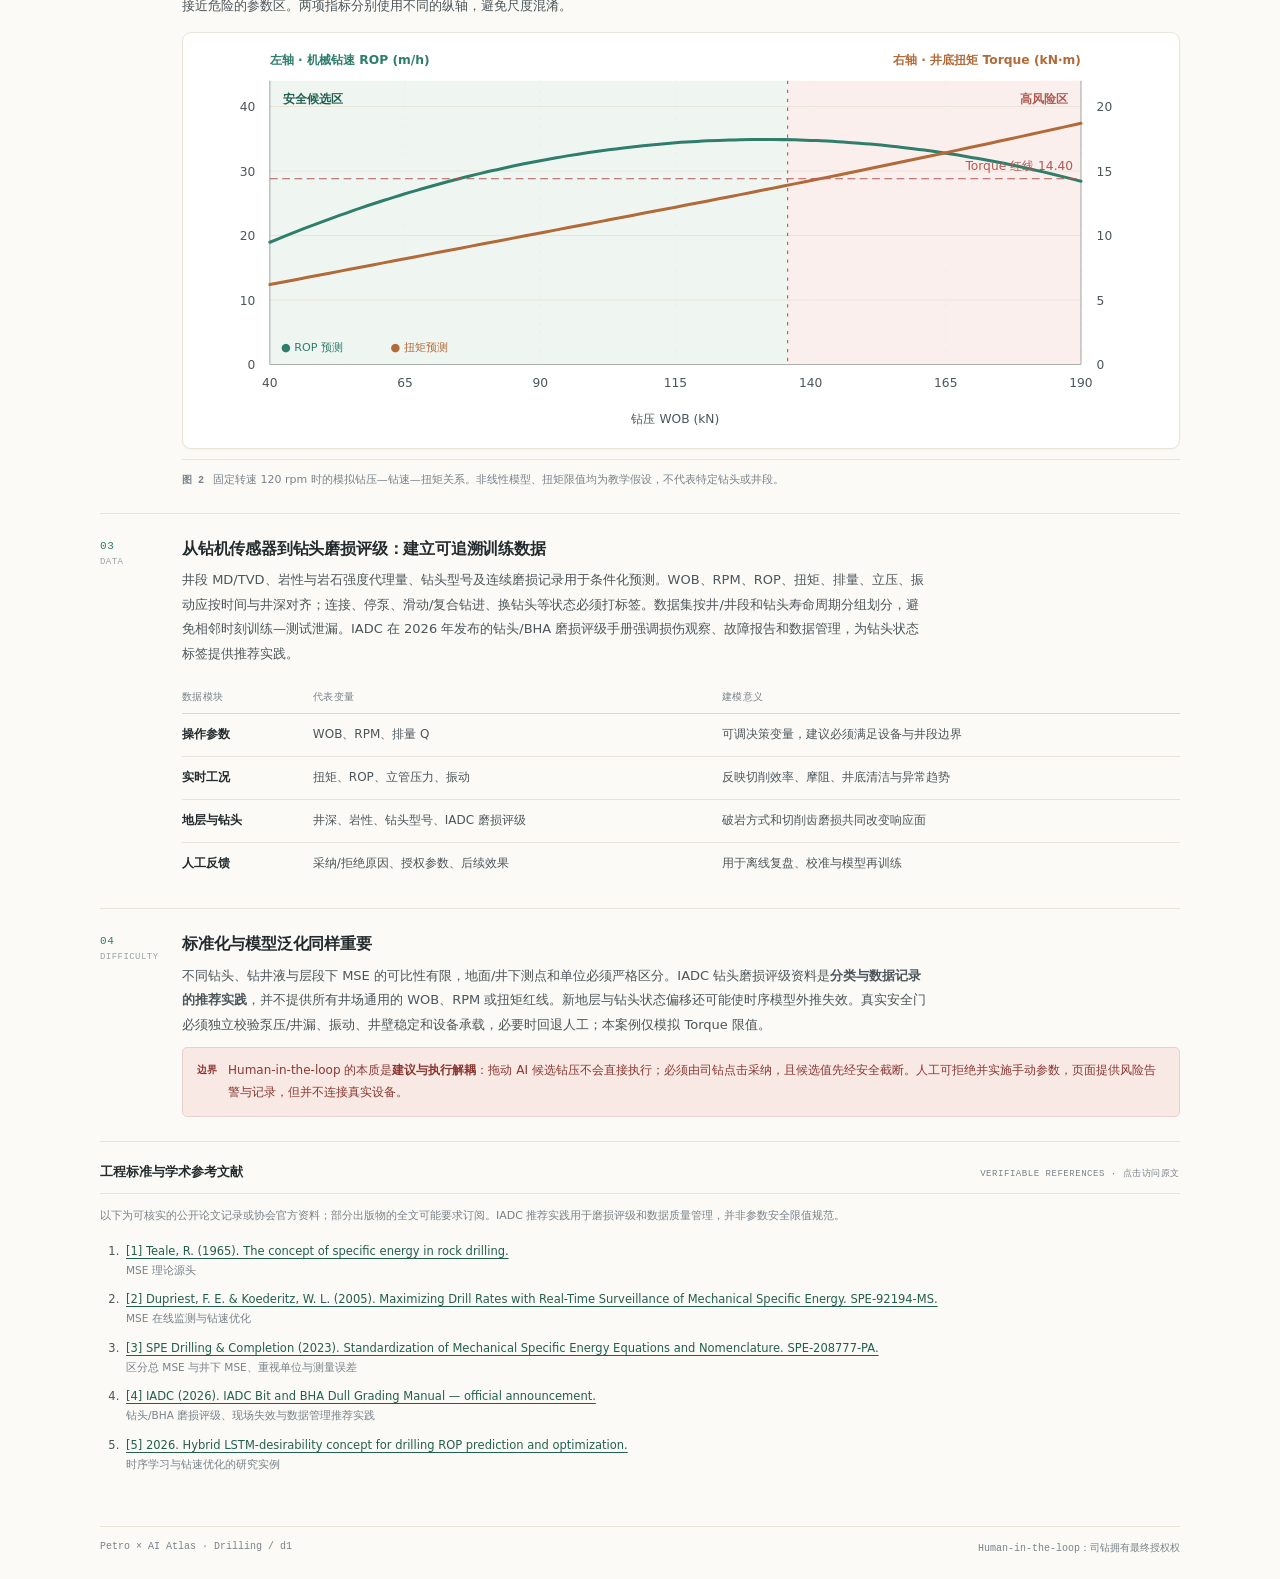
<file: cases/drilling-rop-opt/demo/index.html>
<!DOCTYPE html>
<html lang="zh-CN">
<head>
  <meta charset="UTF-8">
  <meta name="viewport" content="width=device-width, initial-scale=1">
  <meta name="color-scheme" content="light">
  <title>钻速预测与参数优化 · Petro × AI Atlas</title>
  <link rel="stylesheet" href="demo.css">
</head>
<body>
<div class="case-page">
  <div class="crumb" aria-label="所在位置">总览 <i>/</i> 作业链 <i>/</i> 钻井 <i>/</i> <span>钻速预测与参数优化</span></div>
  <header class="detail-head">
    <div class="dh-kicker">
      <span class="tag">环节 03 · 钻井</span>
      <span class="tag method">TS 时序预测</span>
      <span class="tag method opt">OPT 参数优化</span>
      <span class="tag case">● 案例 drilling-rop-opt · v1.1.0</span>
    </div>
    <h1 class="dh-title">钻速预测与参数优化</h1>
    <p class="dh-sub">钻头破岩效率并不只由 WOB 和 RPM 决定，还随岩性、围压、钻头磨损、清洁能力和振动状态变化。以 MSE 监测和 IADC 钻头磨损评级为工程依据，本案例讲解：时序模型如何预测响应、约束优化如何筛选参数，以及司钻如何在安全门之后决定是否采纳。</p>
    <div class="dh-tags"><span class="dtag" data-d="高">难度 高</span><span class="tag scene">D1</span><span class="tag muted-tag">Human-in-the-loop · 人在回路</span></div>
  </header>

  <nav class="tabs" role="tablist" aria-label="案例内容导航">
    <button class="tab on" role="tab" id="tab-bg" aria-controls="panel-bg" aria-selected="true" data-tab="bg"><span class="num">01</span>专业背景</button>
    <button class="tab" role="tab" id="tab-flow" aria-controls="panel-flow" aria-selected="false" data-tab="flow"><span class="num">02</span>案例流程</button>
    <button class="tab" role="tab" id="tab-demo" aria-controls="panel-demo" aria-selected="false" data-tab="demo"><span class="num">03</span>交互演示</button>
  </nav>

  <main>
    <section class="panel on" id="panel-bg" role="tabpanel" aria-labelledby="tab-bg">
      <div class="lede-block"><div class="eyebrow">BACKGROUND / ENGINEERING CONTEXT</div><h2>钻头破岩效率为什么随井段动态变化？</h2><p>钻压提供切削齿的轴向侵入载荷，转速影响单位时间切削次数，但单位进尺能耗还由岩石强度、围压、钻头切削齿磨损与井底岩屑清除控制。真正有意义的优化是在<strong>安全与装备约束</strong>内提高有效 ROP，而不是盲目增大 WOB 或 RPM。</p></div>
      <div class="judge" aria-label="30 秒判断">
        <div class="jc"><div class="jl">数据形态</div><div class="jv">多变量时序</div><div class="jd">钻压 / 转速 / 扭矩 / 钻速</div></div>
        <div class="jc"><div class="jl">标注成本</div><div class="jv">中—高</div><div class="jd">复杂工况需人工核实</div></div>
        <div class="jc"><div class="jl">可见收益</div><div class="jv">效率与风险兼顾</div><div class="jd">提速必须先满足安全约束</div></div>
        <div class="jc"><div class="jl">技术难度</div><div class="jv">高</div><div class="jd">外推、漂移与安全闭环</div></div>
      </div>
      <div class="sec4"><div class="sn">01<span>PROBLEM</span></div><div class="sec4-body">
        <h3>井底载荷与钻压：破岩增益伴随机械风险</h3>
        <p>PDC 钻头依靠切削齿刮削/剪切破岩，牙轮钻头则主要依靠压入破碎；实际载荷传递还受到钻柱摩阻影响。硬夹层、钻头切削齿钝化、井底岩屑重复破碎，都会改变 WOB–RPM–ROP 响应：最优组合具有明显的<strong>随深度、地层与钻头状态变化</strong>的特征。Dupriest 与 Koederitz 在 <a class="ref-inline" href="https://doi.org/10.2118/92194-MS" target="_blank" rel="noopener noreferrer">SPE-92194-MS</a> 中介绍了利用 MSE 在线识别低效钻进状态并支持参数优化的方法。</p>

      <div class="math-card engineering-math" aria-label="机械比能计算公式与物理意义">
        <div class="ac-head"><strong>机械比能 MSE · 为什么可以辅助判断破岩效率？</strong><span>TEALE 1965 / SPE-208777-PA</span></div>
        <div class="math-formula" role="math" aria-label="机械比能等于钻压除以钻头面积，加上二派乘井底扭矩乘每秒转数除以钻头面积和每秒钻速的乘积">
          <i>MSE</i><span>=</span><span class="frac"><span><i>WOB</i></span><span><i>A</i><sub>b</sub></span></span>
          <span>+</span><span class="frac"><span>2π · <i>T</i><sub>bit</sub> · <i>N</i></span><span><i>A</i><sub>b</sub> · <i>v</i></span></span>
        </div>
        <p>式中 WOB 为作用于钻头的轴向力（N），<i>A</i><sub>b</sub> 为钻头截面积（m²），<i>T</i><sub>bit</sub> 为钻头扭矩（N·m），<i>N</i> 为转速（rev/s），<i>v</i> 为机械钻速（m/s）。按上述 SI 单位计算，MSE 的量纲为 Pa（J/m³）。</p>
        <div class="math-note"><b>工程辨析</b> MSE 趋高常提示钻头工作效率下降，但其数值也受岩性、工况和测量误差影响；不能仅凭 MSE 单点判断钻头损坏。地面测得的扭矩不一定等于钻头扭矩，<a href="https://doi.org/10.2118/208777-PA" target="_blank" rel="noopener noreferrer">SPE-208777-PA</a> 强调总 MSE 与井下 MSE 的定义差异。[1][3]</div>
      </div>
        <div class="figure">
          <!-- 高质量、离线可用的井底受力示意图（不是外链图片）。 -->
          <svg viewBox="0 0 870 290" xmlns="http://www.w3.org/2000/svg" role="img" aria-label="井底钻头受力与 Human-in-the-loop 安全约束示意">
            <defs><pattern id="rock" width="22" height="18" patternUnits="userSpaceOnUse"><path d="M0 8L8 2M13 18L22 10" stroke="#e4d8c1" stroke-width="1"/></pattern><marker id="arr-j" markerWidth="7" markerHeight="7" refX="5" refY="3" orient="auto"><path d="M0 0L6 3L0 6" fill="none" stroke="#2f7d6b" stroke-width="1.5"/></marker><marker id="arr-c" markerWidth="7" markerHeight="7" refX="5" refY="3" orient="auto"><path d="M0 0L6 3L0 6" fill="none" stroke="#b26a39" stroke-width="1.5"/></marker></defs>
            <rect x="12" y="10" width="846" height="263" rx="8" fill="#fdfcf9"/>
            <rect x="35" y="35" width="340" height="204" rx="5" fill="#f5f2ea"/><rect x="35" y="184" width="340" height="55" fill="url(#rock)"/>
            <path d="M108 35V182M298 35V182" stroke="#c9c2b0" stroke-width="5"/>
            <rect x="185" y="28" width="36" height="133" rx="5" fill="#a3aaa9" stroke="#667276" stroke-width="2"/>
            <rect x="179" y="158" width="48" height="27" rx="4" fill="#6b787b"/><path d="M169 182L179 163L179 182L188 164L198 184L207 164L227 182L239 169" fill="none" stroke="#566668" stroke-width="5"/>
            <path d="M203 38V119" stroke="#2f7d6b" stroke-width="4" marker-end="url(#arr-j)"/>
            <path d="M245 92C281 80 289 145 247 151" fill="none" stroke="#b26a39" stroke-width="3" marker-end="url(#arr-c)"/>
            <g font-size="12" fill="#242b2e"><text x="92" y="31">钻柱 / Drill string</text><text x="112" y="106" fill="#235f51">钻压 WOB ↓</text><text x="273" y="98" fill="#8e5229">扭矩 T ↻</text><text x="262" y="171" fill="#4d565b">钻头</text><text x="51" y="224" fill="#4d565b">井底岩石 · 破岩与切削</text></g>
            <line x1="406" y1="40" x2="406" y2="244" stroke="#e9e4d8"/>
            <text x="434" y="48" font-size="13" font-weight="650" fill="#242b2e">安全约束如何进入优化？</text>
            <rect x="434" y="68" width="166" height="49" rx="7" fill="#e6f1ec" stroke="#c0d8cf"/><text x="517" y="88" font-size="12" font-weight="600" text-anchor="middle" fill="#235f51">WOB / RPM / 工况</text><text x="517" y="105" font-size="10" text-anchor="middle" fill="#4d565b">传感器实时采集</text>
            <path d="M600 92H637" stroke="#2f7d6b" stroke-width="2" marker-end="url(#arr-j)"/>
            <rect x="641" y="68" width="187" height="49" rx="7" fill="#fff" stroke="#e9e4d8"/><text x="734" y="88" text-anchor="middle" font-size="12" font-weight="600" fill="#242b2e">AI 预测 ROP / Torque</text><text x="734" y="105" text-anchor="middle" font-size="10" fill="#79828a">给出候选而非指令</text>
            <path d="M734 117V145" stroke="#2f7d6b" stroke-width="2" marker-end="url(#arr-j)"/>
            <rect x="641" y="150" width="187" height="45" rx="7" fill="#f9e9e5" stroke="#e1c8c3"/><text x="734" y="169" text-anchor="middle" font-size="12" font-weight="600" fill="#922e2e">扭矩 / 工况安全门</text><text x="734" y="185" text-anchor="middle" font-size="10" fill="#922e2e">超限先过滤</text>
            <path d="M641 173H604" stroke="#2f7d6b" stroke-width="2" marker-end="url(#arr-j)"/>
            <rect x="434" y="150" width="166" height="67" rx="7" fill="#e6f1ec" stroke="#2f7d6b" stroke-width="2"/>
            <circle cx="459" cy="170" r="7" fill="none" stroke="#235f51" stroke-width="2"/><path d="M447 195V190Q447 180 459 180Q471 180 471 190V195" fill="none" stroke="#235f51" stroke-width="2"/>
            <text x="488" y="172" font-size="12" font-weight="650" fill="#235f51">司钻授权</text><text x="488" y="190" font-size="10" fill="#235f51">采纳 / 拒绝 / 微调</text><text x="488" y="205" font-size="9" fill="#235f51">Human-in-the-loop</text>
            <text x="435" y="251" font-size="11" fill="#79828a">约束优先，人在最后一道授权门</text>
          </svg>
        </div>
        <div class="figcap"><b>图 1</b><span>井底钻头受力与人机授权关系示意。钻压和转速共同作用于破岩过程；AI 候选值经过安全门，仍须司钻确认后才能生效。</span></div>
      </div></div>
      <div class="sec4"><div class="sn">02<span>MECHANISM</span></div><div class="sec4-body">
        <h3>非线性最优点：更大钻压不等于更高钻速</h3>
        <p>模型在不同 WOB、RPM 下推断 ROP 与扭矩。图中的绿色区域代表本教学模型满足扭矩约束的候选区，浅红区域表示超过限制或接近危险的参数区。两项指标分别使用不同的纵轴，避免尺度混淆。</p>
        <div class="figure"><svg id="response-chart" viewBox="0 0 870 350" role="img" aria-label="WOB 为横轴、ROP 和扭矩分别使用左右坐标轴，含安全区、风险区与扭矩阈值"></svg></div>
        <div class="figcap"><b>图 2</b><span>固定转速 120 rpm 时的模拟钻压—钻速—扭矩关系。非线性模型、扭矩限值均为教学假设，不代表特定钻头或井段。</span></div>
      </div></div>
      <div class="sec4"><div class="sn">03<span>DATA</span></div><div class="sec4-body">
        <h3>从钻机传感器到钻头磨损评级：建立可追溯训练数据</h3><p>井段 MD/TVD、岩性与岩石强度代理量、钻头型号及连续磨损记录用于条件化预测。WOB、RPM、ROP、扭矩、排量、立压、振动应按时间与井深对齐；连接、停泵、滑动/复合钻进、换钻头等状态必须打标签。数据集按井/井段和钻头寿命周期分组划分，避免相邻时刻训练—测试泄漏。IADC 在 2026 年发布的钻头/BHA 磨损评级手册强调损伤观察、故障报告和数据管理，为钻头状态标签提供推荐实践。</p>
        <table class="dtable"><thead><tr><th>数据模块</th><th>代表变量</th><th>建模意义</th></tr></thead><tbody>
          <tr><td>操作参数</td><td>WOB、RPM、排量 Q</td><td>可调决策变量，建议必须满足设备与井段边界</td></tr>
          <tr><td>实时工况</td><td>扭矩、ROP、立管压力、振动</td><td>反映切削效率、摩阻、井底清洁与异常趋势</td></tr>
          <tr><td>地层与钻头</td><td>井深、岩性、钻头型号、IADC 磨损评级</td><td>破岩方式和切削齿磨损共同改变响应面</td></tr>
          <tr><td>人工反馈</td><td>采纳/拒绝原因、授权参数、后续效果</td><td>用于离线复盘、校准与模型再训练</td></tr>
        </tbody></table>
      </div></div>
      <div class="sec4"><div class="sn">04<span>DIFFICULTY</span></div><div class="sec4-body">
        <h3>标准化与模型泛化同样重要</h3><p>不同钻头、钻井液与层段下 MSE 的可比性有限，地面/井下测点和单位必须严格区分。IADC 钻头磨损评级资料是<strong>分类与数据记录的推荐实践</strong>，并不提供所有井场通用的 WOB、RPM 或扭矩红线。新地层与钻头状态偏移还可能使时序模型外推失效。真实安全门必须独立校验泵压/井漏、振动、井壁稳定和设备承载，必要时回退人工；本案例仅模拟 Torque 限值。</p>
        <div class="callout warn"><span class="ci">边界</span><div>Human-in-the-loop 的本质是<strong>建议与执行解耦</strong>：拖动 AI 候选钻压不会直接执行；必须由司钻点击采纳，且候选值先经安全截断。人工可拒绝并实施手动参数，页面提供风险告警与记录，但并不连接真实设备。</div></div>
      </div></div>

      <section class="references" aria-label="工程标准及学术参考文献">
        <div class="ac-head"><strong>工程标准与学术参考文献</strong><span>VERIFIABLE REFERENCES · 点击访问原文</span></div>
        <p>以下为可核实的公开论文记录或协会官方资料；部分出版物的全文可能要求订阅。IADC 推荐实践用于磨损评级和数据质量管理，并非参数安全限值规范。</p>
        <ol><li><a href="https://doi.org/10.1016/0148-9062(65)90022-7" target="_blank" rel="noopener noreferrer">[1] Teale, R. (1965). The concept of specific energy in rock drilling.</a><span>MSE 理论源头</span></li><li><a href="https://doi.org/10.2118/92194-MS" target="_blank" rel="noopener noreferrer">[2] Dupriest, F. E. &amp; Koederitz, W. L. (2005). Maximizing Drill Rates with Real-Time Surveillance of Mechanical Specific Energy. SPE-92194-MS.</a><span>MSE 在线监测与钻速优化</span></li><li><a href="https://doi.org/10.2118/208777-PA" target="_blank" rel="noopener noreferrer">[3] SPE Drilling &amp; Completion (2023). Standardization of Mechanical Specific Energy Equations and Nomenclature. SPE-208777-PA.</a><span>区分总 MSE 与井下 MSE、重视单位与测量误差</span></li><li><a href="https://iadc.org/drillbits/new-iadc-bit-and-bha-dull-grading-manual-now-available/" target="_blank" rel="noopener noreferrer">[4] IADC (2026). IADC Bit and BHA Dull Grading Manual — official announcement.</a><span>钻头/BHA 磨损评级、现场失效与数据管理推荐实践</span></li><li><a href="https://doi.org/10.1016/j.array.2026.100900" target="_blank" rel="noopener noreferrer">[5] 2026. Hybrid LSTM-desirability concept for drilling ROP prediction and optimization.</a><span>时序学习与钻速优化的研究实例</span></li></ol>
      </section>
    </section>

    <section class="panel" id="panel-flow" role="tabpanel" aria-labelledby="tab-flow" hidden>
      <div class="lede-block"><div class="eyebrow">WORKFLOW / HUMAN–AI HANDOFF</div><h2>一条必须经过司钻的参数优化链</h2><p>模型负责识别规律，优化器负责筛选候选，安全门负责剔除越限建议，司钻负责决定是否执行，执行结果再反馈到系统。每个环节都有明确的职责和失败边界。</p></div>

      <section class="why-ai" aria-label="为何需要时序模型而不是单一线性回归或 PID">
        <div class="ac-head"><strong>WHY AI · 为什么线性回归与传统 PID 不够用？</strong><span>ENGINEERING RATIONALE</span></div>
        <div class="why-grid">
          <article><div class="mini-index">01 / LINEAR BASELINE</div><h3>线性回归难表达交互与状态变化</h3><p>线性模型如 <i>ROP</i> = β₀ + β₁WOB + β₂RPM 假设固定斜率，却难表达 WOB×RPM 交互、钻头磨损及岩性切换。它可以作基线，但要达到高精度通常需人为特征工程、分段模型或非线性结构。</p></article>
          <article><div class="mini-index">02 / FEEDBACK PID</div><h3>PID 适合局部反馈，不负责多目标搜索</h3><p>PID 能稳住某个可测量量，但钻速是地层扰动下的结果变量，测量/执行响应有滞后，多条约束又同时存在。若简单追逐瞬时 ROP，可能带来调参振荡；PID 本身不是全局约束优化器。</p></article>
          <article><div class="mini-index">03 / LSTM OR TCN</div><h3>时序网络从历史窗口识别隐状态</h3><p>LSTM/TCN 学习最近 WOB、RPM、ROP、Torque、排量的联合变化，结合岩性与钻头状态预测未来响应，捕捉多变量滞后与非线性。仍需训练域检查，且“看见相关性”不等于已识别可干预因果效果。</p></article>
          <article><div class="mini-index">04 / PSO + GUARD</div><h3>优化算法在可行域内比较候选</h3><p>对不同 WOB/RPM 候选调用条件预测器，先过滤 Torque、泵压及设备约束，再综合钻速、调节幅度和风险裕度。候选只给司钻看，未经授权绝不下发。</p></article>
        </div>
      </section>
      <div class="pipeline" aria-label="五阶段人机协同流程">
        <div class="pipe"><div class="pipe-index">01 <span>DATA</span></div><div class="pipe-icon">▤</div><h3>传感器采集</h3><p>WOB、RPM、ROP、扭矩、排量、地层上下文</p><small>机器 · 采样与清洗</small></div>
        <div class="pipe"><div class="pipe-index">02 <span>MODEL</span></div><div class="pipe-icon">◇</div><h3>时序模型预测</h3><p>预测候选参数下的钻速与扭矩响应</p><small>机器 · 多步预测</small></div>
        <div class="pipe"><div class="pipe-index">03 <span>SAFETY</span></div><div class="pipe-icon">▣</div><h3>安全约束过滤</h3><p>检查扭矩红线、设备范围与工况有效性</p><small>机器 · 不合格剔除</small></div>
        <div class="pipe human"><div class="pipe-index">04 <span>HUMAN</span></div><svg class="person" viewBox="0 0 42 42" role="img" aria-label="人类司钻"><circle cx="21" cy="10" r="6"/><path d="M9 35V26C9 15 33 15 33 26V35M15 27V37M27 27V37"/></svg><h3>司钻最终授权</h3><p>采纳、拒绝或微调，并记录现场理由</p><small>人 · 不可跳过</small></div>
        <div class="pipe"><div class="pipe-index">05 <span>FEEDBACK</span></div><div class="pipe-icon">↺</div><h3>操作反馈回流</h3><p>执行值、实际 ROP、扭矩及人工决策日志</p><small>人 → 模型 · 离线校准</small></div>
      </div>
      <div class="handoff"><span class="machine-line">机器计算与安全约束</span><strong>→ 人机交接线 →</strong><span class="human-line">司钻授权后执行</span><span class="back-line">↶ 反馈回流至数据层</span></div>
      <div class="sec4"><div class="sn">01<span>MODEL</span></div><div class="sec4-body"><h3>由历史时序预测候选工况</h3><p>真实系统可以使用 GRU、TCN 或 Transformer 预测未来钻速与扭矩；示范为了离线可运行，使用显式、可检查的非线性代理公式。预测器不具备现场认证，其结果仅用于理解约束优化与人机交互。</p></div></div>
      <div class="sec4"><div class="sn">02<span>OPTIMIZE</span></div><div class="sec4-body"><h3>只在可行域搜索，不把预测值当命令</h3><p>定义安全可行域 Ω = {WOB, RPM：预测扭矩 ≤ 红线 − 裕量，并满足其他工程边界}。离散搜索在 Ω 内找到高钻速候选，再交给司钻。超限候选只能被截断或标记，不能绕过审批。</p></div></div>
      <div class="sec4"><div class="sn">03<span>HUMAN</span></div><div class="sec4-body"><h3>人机权责：AI 建议，司钻批准</h3><p>候选滑块只控制建议值。点击“采纳 AI 建议”后才形成一次授权动作；点击“拒绝并人工接管”则切换控制权。人工微调可能越过教学红线，界面会发出显著警报，同时保留人工决策记录以便课后复盘。</p></div></div>
      <div class="sec4"><div class="sn">04<span>FEEDBACK</span></div><div class="sec4-body"><h3>每次决策都留下可审计记录</h3><p>日志包含时间、动作类型、人工值、AI 候选值、预测扭矩与风险判断；本演示将少量观测偏差用于图中的预测校正，模拟人工反馈的数据价值，但不进行真实模型在线训练。</p></div></div>

      <div class="sec4"><div class="sn">05<span>MODEL</span></div><div class="sec4-body">
        <h3>时序条件预测与约束寻优：模型到底算什么？</h3>
        <p>用过去 <i>L</i> 个时间点构造历史窗口 <i>H</i><sub>t</sub>，引入候选控制 <i>u</i> = (WOB, RPM)。时序网络估计在该候选工况下未来 <i>H</i> 步的 ROP 和 Torque，并用候选之间的比较选择参数。一个简化的滚动优化目标为：</p>
        <div class="math-card">
          <div class="ac-head"><strong>带安全门的钻速优化</strong><span>CONSTRAINED ROP OPTIMIZATION</span></div>
          <div class="math-formula formula-objective" role="math" aria-label="在允许参数集合中寻找最大化预测钻速减去调节惩罚的控制变量">
            <span class="optop"><span class="math-op">max</span><small>u ∈ Ω</small></span>
            <span>[</span> <span class="predicted"><i>ROP</i></span>(<i>H</i><sub>t</sub>,<i>u</i>) <span>−</span> λ ‖<i>u</i> − <i>u</i><sub>prev</sub>‖² <span>]</span>
          </div>
          <div class="constraint-grid">
            <span><b>目标</b> 最大化预测 ROP，同时抑制参数大幅跳变</span>
            <span><b>约束 A</b> <i>T</i><sub>pred</sub> ≤ <i>T</i><sub>limit</sub> − δ</span>
            <span><b>约束 B</b> Δ<i>P</i><sub>pump</sub> ≤ <i>P</i><sub>max</sub></span>
            <span><b>约束 C</b> WOB、RPM、设备额定范围与工况有效性</span>
          </div>
          <p class="math-explainer">这里 δ 是预测不确定性与测量误差的安全裕量。<b>实际演示只实现扭矩过滤</b>，泵压和井漏边界列为工程部署必需条件，并没有在浏览器中伪装成已验证的联锁。</p>
        </div>
        <div class="model-logic"><div><b>① 预测</b><span>历史序列 + 候选参数 → ROP、Torque</span></div><div><b>② 搜索</b><span>PSO / GA 在参数边界内尝试不同组合</span></div><div><b>③ 安全门</b><span>越限拒绝；给出推荐与拒绝原因</span></div><div class="authorized"><b>④ 人工审核</b><span>司钻采纳或拒绝，记录原因再执行</span></div></div>
        <div class="code-card"><div class="code-heading"><b>Python 教学伪代码 · 条件时序预测 + PSO 约束优化</b><span>NOT EXECUTED IN DEMO</span></div><pre><code># history: [time, WOB, RPM, ROP, Torque, flow, lithology, ...]
# model 是已离线训练的 LSTM/TCN 条件预测器
# 返回候选控制 u 下的未来 ROP、Torque、pump_delta_p

def objective(u, history, model, previous_u):
    wob, rpm = u
    if not (50 &lt;= wob &lt;= 190 and 80 &lt;= rpm &lt;= 160):
        return float("inf")

    rop, torque, pump_dp = model.predict(history, [wob, rpm])
    if torque &gt; TORQUE_LIMIT - margin:
        return float("inf")
    if pump_dp &gt; PUMP_DP_LIMIT:
        return float("inf")

    smooth_penalty = lam * ((wob - previous_u[0])**2
                            + (rpm - previous_u[1])**2)
    return -rop + smooth_penalty  # PSO 通过最小化寻找高 ROP

# PSO 返回可行候选；随后需独立安全校验和人工授权
candidate = pso_minimize(lambda u: objective(u, history, model,
                                                previous_u), bounds)
if independent_safety_check(candidate):
    show_to_driller(candidate)  # 不是 send_to_rig()
</code></pre><p class="code-note">代码展示真实系统的接口关系，PSO、predict 和独立安全核查需要由工程系统实现。当前浏览器演示沿用原有<strong>固定 RPM 下离散 WOB 搜索 + 合成非线性响应</strong>，并没有真实 LSTM/TCN 权重或泵压预测。</p></div>
      </div></div>
      <div class="callout"><span class="ci">评价</span><div>教学评价维度：ROP 预测误差、扭矩越限事件、采纳率、人工干预次数、反馈日志完整率。实际现场还应纳入井漏、振动、井壁安全和设备限额。</div></div>
    </section>

    <section class="panel" id="panel-demo" role="tabpanel" aria-labelledby="tab-demo" hidden>
      <div class="lede-block demo-lede"><div class="eyebrow">INTERACTIVE DEMO / DRILLER CONSOLE</div><h2>司钻参与的安全钻速优化实验台</h2><p>先让 AI 给出最优候选，再调高 AI 候选钻压观察安全截断；然后切换人工模式，把钻压逐步调高直至扭矩冲破红线。注意“预测建议”和“已授权执行”是两套独立参数。</p></div>
      <div class="status-strip" id="status-strip" role="status" aria-live="polite"><span class="pulse-dot"></span><strong id="hitl-status">Human-in-the-loop：当前由司钻接管</strong><span id="safety-status">实时监测：正常</span></div>
      <div class="dashboard">
        <aside class="card controls control-academic">
          <div class="card-title"><strong>控制面板</strong><span>PARAMETERS / HUMAN CONTROL</span></div>
          <div class="field-title"><label for="ai-wob">AI 候选钻压 WOB</label><output id="ai-wob-out">130 kN</output></div>
          <input type="range" id="ai-wob" min="60" max="190" step="1" value="130"><div class="range-ends"><span>60 kN</span><span>190 kN</span></div>
          <div class="field-title"><label for="trim">司钻手动微调</label><output id="trim-out">+0 kN</output></div>
          <input type="range" id="trim" min="-70" max="105" step="1" value="0"><div class="range-ends"><span>−70 kN</span><span>+105 kN</span></div>
          <div class="field-title"><label for="rpm">转速 RPM</label><output id="rpm-out">120 rpm</output></div>
          <select id="rpm"><option value="100">100 rpm · 保守</option><option value="120" selected>120 rpm · 常规</option><option value="140">140 rpm · 提速</option></select>
          <p class="field-note">手动基准钻压为 80 kN；变更 AI 候选值不会自动执行。</p>
          <div class="handoff-message"><span class="handoff-icon">↪</span><span><b>机器建议 → 司钻确认</b><small>推荐只供审核；点击采纳后才进入模拟执行目标</small></span></div><div class="actions"><button class="btn primary" id="accept">✓ 采纳 AI 建议（司钻授权）</button><button class="btn secondary" id="reject">↶ 拒绝 AI · 人工接管</button></div>
          <div class="readline"><span>AI 约束过滤后候选</span><b id="safe-candidate">—</b></div>
          <div class="readline"><span>司钻已授权目标</span><b id="authorized-wob">—</b></div>
          <div class="readline"><span>执行钻压（动态响应）</span><b id="wob-now">—</b></div>
          <div class="readline"><span>扭矩警戒线（教学值）</span><b class="danger-text">14.40 kN·m</b></div>
          <p id="decision-info" class="decision-info">初始人工模式。请选择 AI 或调整手动参数。</p>
          <div class="controls-brief"><b>工程备注 / CONTROL BOUNDARY</b><p>现场应核实钻头磨损、泥浆排量、立压、井壁稳定与设备额定能力。这里的 14.40 kN·m 为<strong>合成教学红线</strong>，不构成真实钻机控制建议。</p></div>
        </aside>
        <div class="plot-column">
          <div class="readouts"><div class="readout"><small>当前实际 ROP</small><strong id="rop-actual">—</strong><span>m/h</span></div><div class="readout"><small>模型预测 ROP</small><strong id="rop-forecast">—</strong><span>m/h</span></div><div class="readout"><small>实时井底扭矩</small><strong id="torque-actual">—</strong><span>kN·m</span></div><div class="readout"><small>预测扭矩</small><strong id="torque-forecast">—</strong><span>kN·m</span></div></div>
          <div class="figure chart-card"><div class="card-title"><strong>多变量时序观测</strong><span>模拟 1 min/步 · 动画 0.65 s</span></div><svg id="live-chart" viewBox="0 0 870 430" role="img" aria-label="上方为预测和实测钻速时间曲线，下方为井底扭矩与安全红线"></svg><div class="legend"><span><i class="legend-stroke actual"></i>实际 ROP</span><span><i class="legend-stroke predict"></i>预测 ROP</span><span><i class="legend-stroke torque"></i>实测 Torque</span><span><i class="legend-stroke limit"></i>安全红线</span></div></div>
          <div class="figcap"><b>图 3</b><span>钻速与扭矩时序模拟。上下图分别独立定标，浅红色区域为扭矩警戒区；司钻的参数调整会改变未来曲线。</span></div>
        <div class="card chart-interpretation">
          <div class="card-title"><strong>曲线解读 · 为什么最优参数必须随工况更新？</strong><span>ENGINEERING DIAGNOSTICS</span></div>
          <div class="interpretation-grid">
            <div><b>预测残差 / DRIFT</b><p>实测 ROP 长期偏离预测时，优先检查岩性变化、钻头钝化及测点质量，不要立即继续加钻压。</p></div>
            <div><b>扭矩裕量 / MARGIN</b><p>扭矩接近安全界限不等于卡钻已发生，仍需核实摩阻、振动、泵压与井底清洁情况。</p></div>
            <div><b>机械比能 / MSE</b><p>若 ROP 未随 WOB/RPM 增加且比能上升，可能正在低效破岩；应结合钻头磨损评级复盘。</p></div>
          </div>
          <div class="interpretation-foot"><b>Human-in-the-loop：</b>实时曲线只是辅助证据；模型出现外推、传感器异常或独立安全检查不通过时，司钻应按现场程序处理。</div>
        </div>
        </div>
      </div>
      <div class="audit-grid"><div class="card audit-card"><div class="card-title"><strong>Human-in-the-loop 人工反馈日志</strong><span><b id="log-count">0</b> 条决策</span></div><div class="audit-guide">时间 · 操作类型 · 司钻目标 · AI 候选 · 风险判定</div><ol id="audit-list" aria-live="polite"><li class="empty-log">尚无操作，点击采纳、拒绝或松开微调滑块后将生成记录。</li></ol></div><div class="card audit-explain"><div class="card-title"><strong>模型回流与责任边界</strong><span>FEEDBACK / GOVERNANCE</span></div><p><b>预测偏差校正：</b><span id="bias-value">+0.00 m/h</span></p><p><b>反馈机制：</b>授权或人工修改后的观测数据进入离线校准队列，不会在现场直接重训并接管设备。</p><p><b>关键教学点：</b>机器推荐≠执行命令。任何超限风险应由人结合真实井场程序处理。</p></div></div>
      <div class="callout warn"><span class="ci">声明</span><div>本案例中的 ROP、扭矩、时间序列、红线和安全过滤均为合成教学模型，不适合直接控制钻机或制定现场钻井参数。卡钻警报仅表示模拟阈值越限，并不表示真实卡钻概率。</div></div>
    </section>
  </main>
  <footer class="footnote"><span>Petro × AI Atlas · Drilling / d1</span><span>Human-in-the-loop：司钻拥有最终授权权</span></footer>
</div>
<script src="demo.js"></script>
</body>
</html>
</file>
<file: assets/core/tokens.css>
/* =========================================================
   设计令牌 Design Tokens
   风格：暖白纸面 + 低饱和彩色分区
   规则：所有颜色只在这里定义，案例与组件不得写死色值
   ========================================================= */

:root{
  /* ---------- 画布 ---------- */
  --paper:      #fbfaf6;   /* 主背景，暖白 */
  --paper-2:    #f5f2ea;   /* 次级底板 */
  --paper-3:    #efece1;   /* 三级底板 */
  --card:       #ffffff;   /* 卡片 */
  --card-soft:  #fdfcf9;   /* 卡片内嵌区 */

  /* ---------- 描边 ---------- */
  --line:       #e9e4d8;
  --line-2:     #ddd7c8;
  --line-3:     #c9c2b0;

  /* ---------- 墨色（文字） ---------- */
  --ink:        #242b2e;
  --ink-2:      #4d565b;
  --ink-3:      #79828a;
  --ink-4:      #9ba3a9;
  --ink-inv:    #fdfcf9;

  /* ---------- 主强调 ---------- */
  --jade:       #2f7d6b;
  --jade-d:     #235f51;
  --jade-l:     #e6f1ec;
  --clay:       #b26a39;
  --clay-d:     #8e5229;
  --clay-l:     #f8ecdf;

  /* ---------- 方法色（中饱和，白底可读） ---------- */
  --c-cv:       #2f7d6b;   /* 计算机视觉 */
  --c-ts:       #b26a39;   /* 时序预测 */
  --c-nlp:      #7e5a8d;   /* 自然语言处理 */
  --c-opt:      #41699b;   /* 优化算法 */
  --c-kg:       #767a2e;   /* 知识图谱 */
  --c-ml:       #8d536f;   /* 机器学习 */

  --bg-cv:      #e6f1ec;
  --bg-ts:      #f8ecdf;
  --bg-nlp:     #efe9f4;
  --bg-opt:     #e7eef9;
  --bg-kg:      #f1f1dd;
  --bg-ml:      #f5e9ef;

  /* ---------- 语义色 ---------- */
  --ok:         #3f8560;
  --ok-bg:      #e7f3ea;
  --warn:       #a97a1c;
  --warn-bg:    #f9efd7;
  --bad:        #b05a51;
  --bad-bg:     #f9e9e5;

  /* ---------- 圆角与阴影 ---------- */
  --r-s: 5px;
  --r-m: 9px;
  --r-l: 14px;
  --r-xl: 20px;

  --sh-1: 0 1px 2px rgba(48,44,30,.045);
  --sh-2: 0 1px 2px rgba(48,44,30,.05), 0 6px 18px -10px rgba(48,44,30,.14);
  --sh-3: 0 2px 4px rgba(48,44,30,.05), 0 14px 34px -16px rgba(48,44,30,.20);

  /* ---------- 字体 ---------- */
  --mono: 'JetBrains Mono','SFMono-Regular','Cascadia Mono',Consolas,'Liberation Mono',monospace;
  --sans: 'Inter',-apple-system,BlinkMacSystemFont,'Segoe UI Variable','Segoe UI',
          'PingFang SC','Hiragino Sans GB','Microsoft YaHei UI','Microsoft YaHei',sans-serif;

  /* ---------- 布局 ---------- */
  --nav-h: 54px;
  --maxw: 1180px;
  --sp-1: 6px;  --sp-2: 10px;  --sp-3: 14px;
  --sp-4: 20px; --sp-5: 28px;  --sp-6: 40px;
}

/* =========================================================
   Reset
   ========================================================= */
*{box-sizing:border-box;margin:0;padding:0}
html{scroll-behavior:smooth;-webkit-text-size-adjust:100%}
body{
  font-family:var(--sans);
  font-size:14px;
  line-height:1.68;
  color:var(--ink);
  background:var(--paper);
  -webkit-font-smoothing:antialiased;
  -moz-osx-font-smoothing:grayscale;
  overflow-x:hidden;
}

/* 背景：四处低饱和色晕，制造“纸面有光”的感觉，不做暗色 */
body::before{
  content:'';
  position:fixed;inset:0;z-index:-2;
  background:
    radial-gradient(1000px 620px at 6% -12%,  #e5f1eb 0%, rgba(229,241,235,0) 62%),
    radial-gradient(880px 560px at 96% -6%,   #f9ecdf 0%, rgba(249,236,223,0) 60%),
    radial-gradient(900px 760px at 74% 102%,  #e8eef8 0%, rgba(232,238,248,0) 62%),
    radial-gradient(760px 620px at 18% 96%,   #f7ebee 0%, rgba(247,235,238,0) 60%),
    var(--paper);
}
/* 极淡网格，只在上半页可见 */
body::after{
  content:'';
  position:fixed;inset:0;z-index:-1;pointer-events:none;
  background-image:
    linear-gradient(to right, rgba(80,74,55,.055) 1px, transparent 1px),
    linear-gradient(to bottom, rgba(80,74,55,.055) 1px, transparent 1px);
  background-size:76px 76px;
  mask-image:radial-gradient(ellipse 70% 46% at 50% 0%, #000 0%, transparent 82%);
  -webkit-mask-image:radial-gradient(ellipse 70% 46% at 50% 0%, #000 0%, transparent 82%);
}

a{color:inherit;text-decoration:none}
button{font-family:inherit;font-size:inherit;color:inherit;background:none;border:none;cursor:pointer}
input,select,textarea{font-family:inherit;font-size:inherit}
img,svg{max-width:100%}
::selection{background:rgba(47,125,107,.20);color:var(--ink)}

::-webkit-scrollbar{width:11px;height:11px}
::-webkit-scrollbar-track{background:var(--paper-2)}
::-webkit-scrollbar-thumb{background:var(--line-2);border-radius:6px;border:3px solid var(--paper-2)}
::-webkit-scrollbar-thumb:hover{background:var(--line-3)}

:focus-visible{outline:2px solid var(--jade);outline-offset:2px;border-radius:3px}

/* =========================================================
   排版基元
   ========================================================= */
h1,h2,h3,h4,h5{font-weight:650;letter-spacing:-.005em;line-height:1.3;color:var(--ink)}
p{color:var(--ink-2)}
b,strong{font-weight:650;color:var(--ink)}

.wrap{width:min(var(--maxw),calc(100% - 48px));margin:0 auto}
.mono{font-family:var(--mono);font-variant-numeric:tabular-nums}

.kicker{
  font-family:var(--mono);font-size:10px;letter-spacing:.2em;text-transform:uppercase;
  color:var(--jade-d);display:inline-flex;align-items:center;gap:9px;
}
.kicker::before{content:'';width:20px;height:1.5px;background:currentColor;opacity:.55;border-radius:2px}
.kicker.plain::before{display:none}
.kicker.clay{color:var(--clay-d)}

.eyebrow{
  font-family:var(--mono);font-size:10px;letter-spacing:.18em;text-transform:uppercase;color:var(--ink-4);
}

.lede{font-size:13.5px;line-height:1.8;color:var(--ink-2)}

/* 工具类 */
.muted{color:var(--ink-3)}
.small{font-size:12px}
.nowrap{white-space:nowrap}
.hr{height:1px;background:var(--line);border:0;margin:0}
.stack{display:flex;flex-direction:column}
.row{display:flex;align-items:center}

/* 动效：轻微上浮，不做夸张动画 */
@keyframes rise{from{opacity:0;transform:translateY(8px)}to{opacity:1;transform:none}}
.rise{animation:rise .42s cubic-bezier(.2,.7,.3,1) both}
.d1{animation-delay:.03s}.d2{animation-delay:.06s}.d3{animation-delay:.09s}.d4{animation-delay:.12s}.d5{animation-delay:.15s}

@media (prefers-reduced-motion:reduce){
  *{animation:none!important;transition:none!important;scroll-behavior:auto!important}
}
</file>
<file: assets/core/layout.css>
/* =========================================================
   布局层：导航 / 页头 / 章节 / 链条 / 页脚
   ========================================================= */

/* ---------------- 顶部导航 ---------------- */
.hdr{
  position:sticky;top:0;z-index:60;
  background:rgba(251,250,246,.82);
  backdrop-filter:blur(16px) saturate(150%);
  -webkit-backdrop-filter:blur(16px) saturate(150%);
  border-bottom:1px solid var(--line);
}
.hdr-in{
  width:min(var(--maxw),calc(100% - 44px));margin:0 auto;
  height:var(--nav-h);display:flex;align-items:center;gap:24px;
}
.brand{display:flex;align-items:center;gap:11px;flex-shrink:0}
.brand-mark{
  width:28px;height:28px;border-radius:8px;
  background:linear-gradient(148deg,var(--jade) 0%, #3f9a83 55%, var(--clay) 140%);
  display:grid;place-items:center;flex-shrink:0;
  box-shadow:0 1px 2px rgba(47,125,107,.28), 0 6px 14px -8px rgba(47,125,107,.5);
}
.brand-mark svg{display:block}
.brand-txt{display:flex;flex-direction:column;line-height:1.15}
.brand-txt b{font-size:14px;font-weight:650;letter-spacing:.01em;color:var(--ink)}
.brand-txt span{
  font-family:var(--mono);font-size:8.5px;letter-spacing:.17em;color:var(--ink-4);
  text-transform:uppercase;margin-top:3px;
}

.nav{display:flex;align-items:center;gap:1px;margin-left:auto}
.nav a{
  position:relative;padding:7px 11px;border-radius:6px;font-size:13px;color:var(--ink-2);
  transition:color .16s,background .16s;white-space:nowrap;
}
.nav a:hover{color:var(--ink);background:rgba(47,125,107,.07)}
.nav a.on{color:var(--jade-d);font-weight:600}
.nav a.on::after{
  content:'';position:absolute;left:11px;right:11px;bottom:-2px;height:2px;
  background:var(--jade);border-radius:2px;
}
.nav .nav-sep{width:1px;height:16px;background:var(--line-2);margin:0 8px}

/* ---------------- 章节 ---------------- */
.section{padding:38px 0}
.section.tight{padding:26px 0}
.section + .section{border-top:0}
/* 章节头：标高尺 + 编号徽标 + 全宽标题，像技术文档的章节分隔 */
.sec-head{border-top:1px solid var(--line-2);padding-top:9px;margin-bottom:16px}
.sec-rail{display:flex;align-items:center;gap:11px;margin-bottom:8px;min-height:20px}
.sec-num{
  font-family:var(--mono);font-size:10px;letter-spacing:.08em;color:var(--jade-d);
  padding:1px 6px;border:1px solid rgba(47,125,107,.26);border-radius:4px;
  background:var(--jade-l);line-height:1.5;
}
.sec-rail .kicker::before{display:none}
.sec-rail .kicker{font-size:9px;letter-spacing:.16em}
.sec-rail .r{margin-left:auto;display:flex;align-items:center;gap:8px}
.sec-head h2{font-size:clamp(17px,1.75vw,20px);letter-spacing:-.012em}
.sec-head p{color:var(--ink-3);font-size:12.5px;max-width:82ch;margin-top:3px;line-height:1.62}

/* ---------------- HERO ---------------- */
.hero{padding:34px 0 0;position:relative}
.hero-grid{
  display:grid;grid-template-columns:minmax(0,1fr) 372px;
  gap:52px;align-items:start;padding-bottom:6px;
}
.hero-main{min-width:0}
.hero-top{display:flex;align-items:center;gap:8px;margin-bottom:16px;flex-wrap:wrap}
.hero-badge{
  font-family:var(--mono);font-size:9px;letter-spacing:.13em;color:var(--jade-d);
  background:var(--jade-l);border:1px solid rgba(47,125,107,.22);
  padding:3px 9px;border-radius:100px;
}
.hero-badge.alt{background:var(--paper-2);border-color:var(--line-2);color:var(--ink-3)}

.hero h1{
  font-size:clamp(28px,3.3vw,42px);
  line-height:1.14;font-weight:680;letter-spacing:-.024em;
  max-width:20ch;
}
.hero h1 em{
  font-style:normal;position:relative;white-space:nowrap;
  color:var(--jade-d);
}
.hero h1 em::after{
  content:'';position:absolute;left:-2px;right:-2px;bottom:.08em;height:.2em;
  background:linear-gradient(90deg, rgba(47,125,107,.16), rgba(178,106,57,.16));
  border-radius:3px;z-index:-1;
}
.hero-lead{
  margin-top:16px;max-width:60ch;font-size:13.5px;
  color:var(--ink-2);line-height:1.8;
}
.hero-note{
  margin-top:16px;display:flex;gap:11px;align-items:flex-start;
  padding:10px 14px;border-left:2.5px solid var(--clay);
  background:linear-gradient(90deg, rgba(178,106,57,.07), rgba(178,106,57,0) 72%);
  border-radius:0 7px 7px 0;max-width:none;
}
.hero-note b{color:var(--ink);font-weight:650}
.hero-note p{font-size:12px;color:var(--ink-3);line-height:1.65}
.hero-acts{display:flex;gap:8px;margin-top:18px;flex-wrap:wrap}

/* 速览面板 */
.spec{
  border:1px solid var(--line-2);border-radius:11px;background:var(--card);
  box-shadow:var(--sh-2);overflow:hidden;position:relative;
}
.spec::before{
  content:'';position:absolute;left:0;top:0;right:0;height:3px;
  background:linear-gradient(90deg,var(--jade) 0%, #4f9a86 52%, var(--clay) 100%);
}
.spec-h{
  display:flex;align-items:center;justify-content:space-between;gap:10px;
  padding:10px 15px;border-bottom:1px solid var(--line);background:var(--card-soft);
  font-size:8.5px;letter-spacing:.13em;color:var(--ink-4);margin-top:3px;
}
.spec-body{padding:0 15px}
.spec-row{
  display:flex;align-items:baseline;justify-content:space-between;gap:12px;
  padding:8px 0;border-bottom:1px solid var(--line);
}
.spec-body:last-of-type .spec-row:last-child{border-bottom:0}
.spec-row .k{font-size:11.5px;color:var(--ink-3)}
.spec-row .v{font-family:var(--mono);font-size:16px;color:var(--ink);line-height:1;white-space:nowrap}
.spec-row .v small{font-size:9px;color:var(--ink-4);margin:0 5px 0 2px;font-family:var(--sans);letter-spacing:0}
.spec-row .v small:last-child{margin-right:0}
.spec-bar{display:flex;height:4px;margin:0 15px 6px;border-radius:2px;overflow:hidden;background:var(--line)}
.spec-bar i{display:block;height:100%}
.spec-sub{padding:9px 15px 0;border-top:1px solid var(--line);font-size:8.5px;letter-spacing:.13em;color:var(--ink-4)}
.comp{padding:7px 15px 0}
.comp-bar{display:flex;height:7px;border-radius:3px;overflow:hidden;gap:2px}
.comp-bar i{display:block;height:100%}
.comp-legend{display:grid;grid-template-columns:1fr 1fr;gap:0 12px;margin-top:7px}
.comp-legend a{
  display:flex;align-items:center;gap:5px;padding:3px 0;
  font-family:var(--mono);font-size:9px;color:var(--ink-3);letter-spacing:.04em;
  border-bottom:1px solid var(--line);transition:color .15s;
}
.comp-legend a:hover{color:var(--jade-d)}
.comp-legend i{width:6px;height:6px;border-radius:1px;display:block;flex-shrink:0}
.comp-legend b{margin-left:auto;color:var(--ink);font-weight:500}
.spec-f{
  display:flex;justify-content:space-between;gap:10px;margin-top:11px;
  padding:8px 15px;border-top:1px solid var(--line);background:var(--card-soft);
  font-family:var(--mono);font-size:8.5px;letter-spacing:.05em;color:var(--ink-4);
}

/* ---------------- 链条 ---------------- */
.chain-wrap{position:relative}
.chain-scroll{overflow-x:auto;padding:0 0 8px;margin:0 -6px}
.chain-scroll::-webkit-scrollbar{height:6px}
.chain{
  display:grid;grid-template-columns:repeat(13,minmax(80px,1fr));
  gap:4px;position:relative;padding-top:22px;min-width:1020px;
}
.chain::before{
  content:'';position:absolute;left:6px;right:6px;top:8px;height:1px;
  background:linear-gradient(90deg,rgba(47,125,107,.10),var(--line-3) 6%,var(--line-2) 94%,rgba(178,106,57,.16));
}
.step{
  position:relative;display:block;padding:11px 9px 10px;border-radius:8px;
  border:1px solid transparent;transition:background .18s,border-color .18s,box-shadow .18s,transform .18s;
}
.step::before{
  content:'';position:absolute;top:-17px;left:17px;width:6px;height:6px;border-radius:50%;
  background:var(--card);border:1.5px solid var(--line-3);transition:all .18s;
}
.step:hover{background:var(--card);border-color:var(--line);box-shadow:var(--sh-2);transform:translateY(-2px)}
.step:hover::before{background:var(--jade);border-color:var(--jade);box-shadow:0 0 0 4px rgba(47,125,107,.13)}
.step-idx{font-family:var(--mono);font-size:8.5px;color:var(--ink-4);letter-spacing:.1em}
.step-name{font-size:12px;margin-top:3px;letter-spacing:.01em;line-height:1.3;font-weight:600;color:var(--ink)}
.step-n{font-family:var(--mono);font-size:15px;color:var(--ink-2);margin-top:6px;line-height:1}
.step-n span{font-size:8.5px;color:var(--ink-4);margin-left:3px;font-family:var(--sans)}
.step-bar{display:flex;gap:2px;margin-top:6px;height:3px}
.step-bar i{flex:1;border-radius:2px;background:var(--c,var(--line-2));opacity:.9;min-width:2px}
.step-bar i.empty{background:var(--line-2);opacity:1}

.chain-hint{
  display:flex;align-items:center;gap:8px;margin-top:9px;
  font-family:var(--mono);font-size:9px;letter-spacing:.08em;color:var(--ink-4);
}

/* ---------------- 页脚 ---------------- */
.ftr{border-top:1px solid var(--line-2);padding:30px 0 36px;margin-top:0;background:rgba(245,242,234,.55)}
.ftr-in{display:flex;justify-content:space-between;gap:40px;flex-wrap:wrap}
.ftr-col h5{
  font-family:var(--mono);font-size:9px;letter-spacing:.16em;text-transform:uppercase;
  color:var(--ink-4);margin-bottom:11px;font-weight:400;
}
.ftr-col p,.ftr-col a{font-size:11.5px;color:var(--ink-3);display:block;line-height:1.9}
.ftr-col a:hover{color:var(--jade-d)}
.ftr-bot{
  margin-top:22px;padding-top:12px;border-top:1px solid var(--line);
  display:flex;justify-content:space-between;gap:20px;flex-wrap:wrap;
  font-family:var(--mono);font-size:9px;letter-spacing:.04em;color:var(--ink-4);
}

/* ---------------- 面包屑 ---------------- */
.crumb{display:flex;align-items:center;gap:7px;font-size:11px;color:var(--ink-4);padding:14px 0 0;flex-wrap:wrap}
.crumb a{color:var(--ink-3);transition:color .16s}
.crumb a:hover{color:var(--jade-d)}
.crumb .sep{color:var(--line-3)}
.crumb .cur{color:var(--ink-2)}

/* ---------------- 页头 ---------------- */
.page-head{padding:14px 0 18px}
.ph-top{display:flex;align-items:flex-start;justify-content:space-between;gap:26px;flex-wrap:wrap}
.ph-idx{font-family:var(--mono);font-size:9.5px;letter-spacing:.15em;color:var(--ink-4);margin-bottom:7px}
.ph-idx b{color:var(--jade);font-weight:500}
.page-head h1{font-size:clamp(22px,2.6vw,30px);letter-spacing:-.016em;line-height:1.2}
.page-head h1 .en{
  display:block;font-family:var(--mono);font-size:9.5px;letter-spacing:.16em;
  color:var(--ink-4);text-transform:uppercase;margin-top:7px;font-weight:400;
}
.page-head .blurb{margin-top:10px;max-width:70ch;color:var(--ink-2);font-size:12.8px;line-height:1.75}
.ph-stat{display:flex;gap:22px;flex-shrink:0;padding-top:6px}
.ph-stat div{text-align:right}
.ph-stat .n{font-family:var(--mono);font-size:20px;line-height:1;color:var(--ink)}
.ph-stat .l{font-size:10px;color:var(--ink-4);margin-top:5px;letter-spacing:.05em}

/* ---------------- 响应式 ---------------- */
@media (max-width:1080px){
  .hero-grid{grid-template-columns:minmax(0,1fr);gap:26px}
  .hero h1{max-width:none}
  .spec{max-width:520px}
}
@media (max-width:760px){
  .wrap,.hdr-in{width:calc(100% - 32px)}
  .hdr-in{height:auto;min-height:var(--nav-h);padding:10px 0;flex-wrap:wrap;gap:8px}
  .nav{width:100%;margin-left:0;flex-wrap:wrap;justify-content:space-between}
  .nav a{padding:6px 8px;font-size:12px}
  .section{padding:30px 0}
  .hero{padding:24px 0 0}
  .hero h1{max-width:none}
  .nav a:not(.nav-keep){display:none}
  .nav .nav-sep{display:none}
  .sec-head{flex-direction:column;align-items:flex-start;gap:8px}
  .ftr-in{gap:26px}
}
</file>
<file: assets/core/ui.css>
/* =========================================================
   组件层：标签 / 卡片 / 表格 / 四段式 / 流程 / 示范 / 控制台
   ========================================================= */

/* ---------------- 标签 ---------------- */
.tag{
  display:inline-flex;align-items:center;gap:6px;
  font-family:var(--mono);font-size:10.5px;letter-spacing:.05em;
  padding:3px 8px;border-radius:5px;border:1px solid var(--line-2);
  color:var(--ink-3);background:var(--card-soft);white-space:nowrap;
}
.tag .dot{width:5px;height:5px;border-radius:50%;background:currentColor;flex-shrink:0}

.mtag{
  display:inline-flex;align-items:center;gap:5px;
  font-family:var(--mono);font-size:10.5px;letter-spacing:.04em;
  padding:2px 7px;border-radius:5px;
  color:var(--mc,var(--ink-3));
  border:1px solid color-mix(in srgb, var(--mc,var(--line-3)) 26%, transparent);
  background:color-mix(in srgb, var(--mc,var(--line-3)) 8%, var(--card));
  white-space:nowrap;
}
.mtag b{font-weight:600}
.mtag[data-m="cv"]{--mc:var(--c-cv)}
.mtag[data-m="ts"]{--mc:var(--c-ts)}
.mtag[data-m="nlp"]{--mc:var(--c-nlp)}
.mtag[data-m="opt"]{--mc:var(--c-opt)}
.mtag[data-m="kg"]{--mc:var(--c-kg)}
.mtag[data-m="ml"]{--mc:var(--c-ml)}

.dtag{
  display:inline-flex;align-items:center;gap:5px;
  font-family:var(--mono);font-size:10.5px;letter-spacing:.04em;
  padding:2px 8px;border-radius:5px;border:1px solid;
}
.dtag[data-d="低"]{color:var(--ok);border-color:rgba(63,133,96,.28);background:var(--ok-bg)}
.dtag[data-d="中"]{color:var(--warn);border-color:rgba(169,122,28,.28);background:var(--warn-bg)}
.dtag[data-d="高"]{color:var(--bad);border-color:rgba(176,90,81,.28);background:var(--bad-bg)}
.dtag::before{content:'';width:4px;height:4px;border-radius:50%;background:currentColor}

.badge-ready{
  display:inline-flex;align-items:center;gap:5px;
  font-family:var(--mono);font-size:9.5px;letter-spacing:.1em;
  padding:3px 8px;border-radius:4px;font-weight:600;
  color:var(--jade-d);background:var(--jade-l);border:1px solid rgba(47,125,107,.22);
}
.badge-ready::before{content:'';width:5px;height:5px;border-radius:50%;background:var(--jade)}
.badge-draft{
  display:inline-flex;align-items:center;gap:5px;
  font-family:var(--mono);font-size:9.5px;letter-spacing:.1em;
  padding:3px 8px;border-radius:4px;
  color:var(--warn);background:var(--warn-bg);border:1px solid rgba(169,122,28,.24);
}
.badge-wip{
  font-family:var(--mono);font-size:9.5px;letter-spacing:.1em;
  padding:3px 8px;border-radius:4px;color:var(--ink-3);
  background:var(--paper-2);border:1px dashed var(--line-2);
}

/* ---------------- 按钮 ---------------- */
.btn{
  display:inline-flex;align-items:center;justify-content:center;gap:7px;
  padding:9px 15px;border-radius:7px;font-size:13px;font-weight:500;
  border:1px solid var(--line-2);color:var(--ink);
  background:var(--card);
  transition:background .16s,border-color .16s,box-shadow .16s,transform .16s;
  cursor:pointer;white-space:nowrap;
}
.btn:hover{background:var(--card-soft);border-color:var(--line-3);box-shadow:var(--sh-1)}
.btn:active{transform:translateY(1px)}
.btn.primary{background:var(--jade);border-color:var(--jade);color:var(--ink-inv);font-weight:600}
.btn.primary:hover{background:var(--jade-d);border-color:var(--jade-d);box-shadow:0 4px 12px -4px rgba(47,125,107,.45)}
.btn.clay{background:var(--clay);border-color:var(--clay);color:#fff}
.btn.clay:hover{background:var(--clay-d);border-color:var(--clay-d)}
.btn.ghost{border-color:transparent;background:transparent;color:var(--ink-3)}
.btn.ghost:hover{color:var(--ink);background:rgba(80,74,55,.06);box-shadow:none}
.btn.sm{padding:6px 11px;font-size:12px;border-radius:6px}
.btn .ar{font-family:var(--mono);font-size:10px;opacity:.55}

/* ---------------- 卡片 ---------------- */
.card{
  border:1px solid var(--line);border-radius:var(--r-m);
  background:var(--card);box-shadow:var(--sh-1);
}
.card-pad{padding:16px 18px}

/* 方法面板：五格一体式，靠细线分隔，不再用浮起的卡片 */
.methods{
  display:grid;grid-template-columns:repeat(6,1fr);
  border:1px solid var(--line);border-radius:var(--r-m);overflow:hidden;
  background:var(--card);box-shadow:var(--sh-1);
}
.mcard{
  display:flex;flex-direction:column;gap:6px;position:relative;overflow:hidden;
  padding:15px 15px 13px;border:0;border-left:1px solid var(--line);border-radius:0;
  background:var(--card);box-shadow:none;
  transition:background .16s;
}
.mcard:first-child{border-left:0}
.mcard::before{
  content:'';position:absolute;left:0;top:0;right:0;height:3px;background:var(--mc);
  opacity:1;
}
.mcard:hover{background:var(--card-soft)}
.mcard .abbr{
  font-family:var(--mono);font-size:10.5px;letter-spacing:.13em;color:var(--mc);
  display:flex;align-items:center;justify-content:space-between;
}
.mcard .abbr b{font-size:13px;font-weight:650;letter-spacing:.05em}
.mcard .abbr span{font-size:8.5px;color:var(--ink-4);letter-spacing:.05em}
.mcard .nm{font-size:13px;font-weight:650;margin-top:-1px}
.mcard .ds{font-size:11px;line-height:1.6;color:var(--ink-3);flex:1}
.mcard .cnt{
  font-family:var(--mono);font-size:10px;color:var(--ink-3);
  border-top:1px solid var(--line);padding-top:7px;display:flex;align-items:baseline;gap:5px;
}
.mcard .cnt b{font-size:13.5px;color:var(--ink);font-weight:500}
.mcard[data-m="cv"]{--mc:var(--c-cv)}
.mcard[data-m="ts"]{--mc:var(--c-ts)}
.mcard[data-m="nlp"]{--mc:var(--c-nlp)}
.mcard[data-m="opt"]{--mc:var(--c-opt)}
.mcard[data-m="kg"]{--mc:var(--c-kg)}
.mcard[data-m="ml"]{--mc:var(--c-ml)}

/* ---------------- 矩阵 ---------------- */
.matrix-wrap{overflow-x:auto;border:1px solid var(--line);border-radius:var(--r-m);background:var(--card);box-shadow:var(--sh-1)}
table.matrix{border-collapse:collapse;width:100%;min-width:680px}
table.matrix th,table.matrix td{padding:0;text-align:center;border-bottom:1px solid var(--line);border-right:1px solid var(--line)}
table.matrix thead th{
  font-family:var(--mono);font-size:9.5px;letter-spacing:.09em;text-transform:uppercase;
  color:var(--ink-4);font-weight:400;padding:10px 6px;background:var(--card-soft);
}
table.matrix thead th:first-child{text-align:left;padding-left:16px;width:158px}
table.matrix tbody th{
  text-align:left;padding-left:16px;font-weight:500;font-size:12.5px;color:var(--ink-2);
  white-space:nowrap;background:var(--card);position:sticky;left:0;z-index:2;
}
table.matrix tbody th i{font-family:var(--mono);font-size:9px;color:var(--ink-4);font-style:normal;margin-right:8px}
table.matrix td{height:30px;background:var(--card)}
table.matrix td a{
  display:flex;align-items:center;justify-content:center;height:30px;
  font-family:var(--mono);font-size:10.5px;color:var(--ink-2);transition:all .14s;
}
table.matrix td a:hover{color:#fff;background:var(--jade);font-weight:600}
table.matrix td.zero a{color:var(--line-3)}
table.matrix tfoot td,table.matrix tfoot th{
  font-family:var(--mono);font-size:10px;color:var(--ink-3);padding:9px 6px;border-bottom:0;background:var(--card-soft);
}
table.matrix tfoot th{text-align:left;padding-left:16px;font-size:9.5px;letter-spacing:.09em}

.legend{display:flex;align-items:center;gap:16px;flex-wrap:wrap;font-size:11px;color:var(--ink-3);margin-top:12px}
.legend .k{display:flex;align-items:center;gap:6px}
.legend .k i{width:10px;height:10px;border-radius:2px;display:block}

/* ---------------- 字段说明 ---------------- */
.fields{display:grid;grid-template-columns:repeat(3,1fr);gap:1px;background:var(--line);border:1px solid var(--line);border-radius:var(--r-m);overflow:hidden}
.field{background:var(--card);padding:14px 16px 16px}
.field .fx{font-family:var(--mono);font-size:8.5px;letter-spacing:.13em;color:var(--ink-4);margin-bottom:7px}
.field h4{font-size:13px;margin-bottom:5px}
.field p{font-size:11.8px;color:var(--ink-3);line-height:1.65}
.field p b{color:var(--ink-2);font-weight:600}

/* ---------------- 环节页：筛选 ---------------- */
.filters{
  display:flex;align-items:center;gap:6px;flex-wrap:wrap;
  padding:10px 0;border-bottom:1px solid var(--line);position:sticky;top:var(--nav-h);
  background:rgba(251,250,246,.92);backdrop-filter:blur(10px);z-index:20;
}
.filters .lbl{font-family:var(--mono);font-size:9.5px;letter-spacing:.13em;color:var(--ink-4);margin-right:2px}
.chip{
  font-size:12px;padding:5px 11px;border-radius:100px;border:1px solid var(--line-2);
  color:var(--ink-2);transition:all .15s;background:var(--card);white-space:nowrap;
}
.chip:hover{border-color:var(--line-3);color:var(--ink)}
.chip.on{background:var(--ink);border-color:var(--ink);color:var(--ink-inv);font-weight:500}
.chip.on[data-m]{background:var(--mc);border-color:var(--mc);color:#fff}
.chip[data-m="cv"]{--mc:var(--c-cv)}
.chip[data-m="ts"]{--mc:var(--c-ts)}
.chip[data-m="nlp"]{--mc:var(--c-nlp)}
.chip[data-m="opt"]{--mc:var(--c-opt)}
.chip[data-m="kg"]{--mc:var(--c-kg)}
.chip[data-m="ml"]{--mc:var(--c-ml)}
.filters .count{margin-left:auto;font-family:var(--mono);font-size:10.5px;color:var(--ink-4)}
.filters .divider{width:1px;height:16px;background:var(--line-2);margin:0 5px}

/* ---------------- 场景列表 ---------------- */
.scenes{padding:4px 0 28px}
.scene-row{
  display:grid;grid-template-columns:42px 1fr auto;gap:14px;align-items:start;
  padding:13px 12px 13px 6px;border-bottom:1px solid var(--line);
  transition:background .16s,padding .16s;position:relative;
}
.scene-row::before{
  content:'';position:absolute;left:0;top:0;bottom:0;width:2.5px;background:var(--jade);
  transform:scaleY(0);transform-origin:center;transition:transform .2s;border-radius:2px;
}
.scene-row:hover{background:rgba(255,255,255,.7);padding-left:13px}
.scene-row:hover::before{transform:scaleY(.6)}
.sr-n{font-family:var(--mono);font-size:9.5px;color:var(--ink-4);padding-top:4px;letter-spacing:.07em}
.sr-name{font-size:14.5px;font-weight:650;letter-spacing:.003em;display:flex;align-items:center;gap:8px;flex-wrap:wrap}
.sr-name .arrow{color:var(--ink-4);font-size:12px;transition:transform .18s,color .18s}
.scene-row:hover .sr-name .arrow{transform:translateX(3px);color:var(--jade)}
.sr-point{font-size:12.2px;color:var(--ink-3);line-height:1.62;margin-top:4px;max-width:80ch}
.sr-meta{display:flex;align-items:center;gap:6px;margin-top:7px;flex-wrap:wrap}
.sr-right{display:flex;flex-direction:column;align-items:flex-end;gap:7px;padding-top:3px}
.scene-row.is-ext .sr-name{font-weight:600;color:var(--ink-2)}
.scene-row.is-ext .sr-point{color:var(--ink-4)}

.empty{padding:54px 0;text-align:center;color:var(--ink-3);font-size:13px}
.empty b{display:block;font-size:15px;color:var(--ink-2);margin-bottom:6px;font-weight:600}

.pager{display:flex;justify-content:space-between;gap:14px;padding:18px 0 44px;border-top:1px solid var(--line);flex-wrap:wrap}
.pager a{
  display:flex;flex-direction:column;gap:4px;padding:11px 15px;border:1px solid var(--line);
  border-radius:8px;min-width:180px;background:var(--card);transition:border-color .16s,box-shadow .16s;
}
.pager a:hover{border-color:var(--line-3);box-shadow:var(--sh-1)}
.pager .dir{font-family:var(--mono);font-size:9px;letter-spacing:.13em;color:var(--ink-4)}
.pager .nm{font-size:13.5px}
.pager a.next{text-align:right;margin-left:auto}

/* ---------------- 方法页 ---------------- */
.method-group{border-bottom:1px solid var(--line)}
.mg-head{
  display:flex;align-items:baseline;gap:12px;padding:15px 0 8px;
  position:sticky;top:var(--nav-h);background:rgba(251,250,246,.93);backdrop-filter:blur(10px);z-index:10;
}
.mg-head .idx{font-family:var(--mono);font-size:9.5px;color:var(--ink-4)}
.mg-head h3{font-size:14.5px}
.mg-head .cnt{font-family:var(--mono);font-size:9.5px;color:var(--ink-4);margin-left:auto}
.mg-list{padding-bottom:5px}
.mrow{
  display:grid;grid-template-columns:1fr auto;gap:14px;align-items:center;
  padding:10px 12px 10px 4px;border-bottom:1px solid var(--line);
  transition:background .15s,padding .15s;
}
.mrow:last-child{border-bottom:0}
.mrow:hover{background:rgba(255,255,255,.7);padding-left:11px}
.mrow .nm{font-size:13px;font-weight:600;display:flex;align-items:center;gap:7px}
.mrow .pt{font-size:11.4px;color:var(--ink-4);margin-top:2px;line-height:1.55}
.mrow .rt{display:flex;align-items:center;gap:7px}

/* ---------------- 详情页 ---------------- */
.detail-head{padding:12px 0 0}
.dh-kicker{display:flex;align-items:center;gap:8px;margin-bottom:10px;flex-wrap:wrap}
.dh-title{font-size:clamp(22px,2.8vw,32px);letter-spacing:-.018em;line-height:1.18}
.dh-sub{margin-top:10px;color:var(--ink-2);font-size:12.8px;line-height:1.75;max-width:80ch}
.dh-tags{display:flex;align-items:center;gap:7px;margin-top:11px;flex-wrap:wrap}

.tabs{
  display:flex;gap:0;margin-top:16px;border-bottom:1px solid var(--line-2);
  position:sticky;top:var(--nav-h);z-index:30;
  background:rgba(251,250,246,.94);backdrop-filter:blur(12px);
  overflow-x:auto;
}
.tab{
  padding:10px 16px;font-size:12.5px;color:var(--ink-3);border-bottom:2px solid transparent;
  transition:color .16s,border-color .16s;white-space:nowrap;display:flex;align-items:center;gap:7px;
  font-weight:500;
}
.tab:hover{color:var(--ink)}
.tab .num{font-family:var(--mono);font-size:8.5px;color:var(--ink-4);letter-spacing:.1em}
.tab.on{color:var(--jade-d);border-color:var(--jade);font-weight:600}
.tab.on .num{color:var(--jade)}

.panel{display:none;padding:4px 0 42px}
.panel.on{display:block;animation:rise .3s ease both}

/* 30 秒判断 */
.judge{
  display:grid;grid-template-columns:repeat(4,1fr);gap:1px;background:var(--line);
  border:1px solid var(--line);border-radius:var(--r-m);overflow:hidden;margin:18px 0 2px;
  box-shadow:var(--sh-1);
}
.judge .jc{background:var(--card);padding:12px 14px}
.judge .jl{font-family:var(--mono);font-size:8px;letter-spacing:.12em;color:var(--ink-4);margin-bottom:6px}
.judge .jv{font-size:13px;font-weight:650;display:flex;align-items:center;gap:6px}
.judge .jd{font-size:10.8px;color:var(--ink-3);margin-top:4px;line-height:1.55}

/* 四段式 */
.lede-block{padding:18px 0 2px}
.lede-block p{margin-top:8px;font-size:13.2px;line-height:1.82;color:var(--ink-2);max-width:88ch}
.sec4{display:grid;grid-template-columns:64px 1fr;gap:18px;padding:22px 0;border-top:1px solid var(--line)}
.sec4:first-of-type{border-top:0}
.sec4 .sn{font-family:var(--mono);font-size:10.5px;color:var(--jade);letter-spacing:.08em;padding-top:2px}
.sec4 .sn span{display:block;color:var(--ink-4);margin-top:6px;font-size:8.5px;letter-spacing:.07em}
.sec4 h3{font-size:16px;margin-bottom:8px}
.sec4 p{font-size:13px;color:var(--ink-2);line-height:1.82;max-width:86ch}
.sec4 p + p{margin-top:8px}
.sec4-body{min-width:0}

/* 图 */
.figure{
  margin:14px 0 4px;border:1px solid var(--line);border-radius:var(--r-m);
  background:var(--card);padding:12px;overflow:hidden;box-shadow:var(--sh-1);
}
.figure svg{display:block;width:100%;height:auto}
.figcap{
  display:flex;gap:8px;font-size:10.5px;color:var(--ink-4);margin-top:9px;
  padding-top:8px;border-top:1px solid var(--line);line-height:1.6;
}
.figcap b{color:var(--ink-3);font-weight:600;flex-shrink:0;font-family:var(--mono);font-size:9px;letter-spacing:.06em}

/* 数据清单 */
.checklist{border:1px solid var(--line);border-radius:var(--r-m);overflow:hidden;background:var(--card);box-shadow:var(--sh-1)}
.cl-head{
  display:flex;align-items:center;justify-content:space-between;gap:16px;
  padding:11px 15px;border-bottom:1px solid var(--line);font-size:11.5px;color:var(--ink-3);
  background:var(--card-soft);
}
.cl-prog{display:flex;align-items:center;gap:9px;font-family:var(--mono);font-size:10px}
.cl-bar{width:96px;height:3px;background:var(--line-2);border-radius:2px;overflow:hidden}
.cl-bar i{display:block;height:100%;background:var(--jade);width:0;transition:width .3s}
.cl-item{
  display:grid;grid-template-columns:22px 1fr auto;gap:11px;align-items:start;
  padding:10px 14px;border-bottom:1px solid var(--line);cursor:pointer;transition:background .15s;
}
.cl-item:last-child{border-bottom:0}
.cl-item:hover{background:var(--card-soft)}
.cl-box{
  width:16px;height:16px;border:1.5px solid var(--line-3);border-radius:4px;margin-top:3px;
  display:grid;place-items:center;transition:all .15s;flex-shrink:0;background:var(--card);
}
.cl-box svg{opacity:0;transition:opacity .15s}
.cl-item.done .cl-box{background:var(--jade);border-color:var(--jade)}
.cl-item.done .cl-box svg{opacity:1}
.cl-item.done .cl-t{color:var(--ink-3);text-decoration:line-through;text-decoration-color:var(--ink-4)}
.cl-t{font-size:12.8px;line-height:1.6;font-weight:500}
.cl-s{font-size:11.3px;color:var(--ink-4);margin-top:3px;line-height:1.6}
.cl-n{font-family:var(--mono);font-size:9px;color:var(--ink-4);letter-spacing:.05em;text-align:right;padding-top:4px;max-width:230px}

/* 难度与参考 */
.meter{display:flex;gap:4px;margin:5px 0 14px;max-width:260px}
.meter i{height:5px;flex:1;background:var(--line-2);border-radius:2px}
.meter i.on{background:var(--jade)}
.meter i.on.hi{background:var(--bad)}
.refs{display:flex;flex-wrap:wrap;gap:6px;margin-top:5px}
.ref{
  display:inline-flex;align-items:center;gap:6px;font-size:12px;padding:5px 11px;
  border:1px solid var(--line-2);border-radius:100px;color:var(--ink-2);
  transition:all .15s;background:var(--card);
}
.ref:hover{border-color:var(--jade);color:var(--jade-d);background:var(--jade-l)}
.ref .ar{font-size:9px;opacity:.5}

/* 表格 */
.dtable{width:100%;border-collapse:collapse;margin-top:13px;font-size:12.3px}
.dtable th{
  text-align:left;font-family:var(--mono);font-size:9px;letter-spacing:.09em;color:var(--ink-4);
  font-weight:400;padding:7px 12px 7px 0;border-bottom:1px solid var(--line-2);
}
.dtable td{padding:9px 12px 9px 0;border-bottom:1px solid var(--line);color:var(--ink-2);vertical-align:top;line-height:1.65}
.dtable td:first-child{color:var(--ink);white-space:nowrap;padding-right:16px;font-weight:500}
.dtable tr:last-child td{border-bottom:0}

/* 相关场景 */
.related{margin-top:4px;border-top:1px solid var(--line);padding-top:22px}
.rel-grid{display:grid;grid-template-columns:1fr 1fr;gap:1px;background:var(--line);border:1px solid var(--line);border-radius:var(--r-m);overflow:hidden;margin-top:11px}
.rel-col{background:var(--card);padding:13px 16px}
.rel-col h5{font-family:var(--mono);font-size:8.5px;letter-spacing:.13em;color:var(--ink-4);margin-bottom:8px;font-weight:400}
.rel-item{display:flex;align-items:center;justify-content:space-between;gap:10px;padding:6px 0;border-bottom:1px solid var(--line);font-size:12px}
.rel-item:last-child{border-bottom:0}
.rel-item:hover .nm{color:var(--jade-d)}
.rel-item .nm{transition:color .15s;font-weight:500}
.rel-item .go{font-family:var(--mono);font-size:9.5px;color:var(--ink-4)}

/* ---------------- 待接入（没有案例的场景） ---------------- */
.pending{
  margin:26px 0 0;border:1px solid var(--line);border-radius:var(--r-l);
  background:
    radial-gradient(620px 220px at 8% 0%, rgba(47,125,107,.06), transparent 72%),
    var(--card);
  padding:24px 26px;box-shadow:var(--sh-1);
}
.pending-top{display:flex;align-items:center;gap:11px;margin-bottom:11px;flex-wrap:wrap}
.pending h3{font-size:16.5px}
.pending p{font-size:12.8px;color:var(--ink-2);line-height:1.78;max-width:74ch}
.pending-actions{display:flex;gap:9px;margin-top:15px;flex-wrap:wrap}
.pending-lines{display:flex;flex-direction:column;gap:8px;margin-top:16px;max-width:480px}
.pending-line{
  height:7px;border-radius:4px;
  background:linear-gradient(90deg,var(--line-2),transparent);
  animation:pulse 2.6s ease-in-out infinite;
}
.pending-line:nth-child(2){width:84%;animation-delay:.2s}
.pending-line:nth-child(3){width:58%;animation-delay:.4s}
@keyframes pulse{0%,100%{opacity:.4}50%{opacity:.85}}

/* ---------------- 案例流程 ---------------- */
.case-lead{display:grid;grid-template-columns:1.12fr .88fr;gap:26px;align-items:start;padding:20px 0 4px}
.case-lead h3{font-size:17px;margin-bottom:8px}
.case-lead p{font-size:12.8px;color:var(--ink-2);line-height:1.8}
.case-cells{display:grid;grid-template-columns:1fr 1fr;gap:1px;background:var(--line);border:1px solid var(--line);border-radius:var(--r-m);overflow:hidden;box-shadow:var(--sh-1)}
.case-cells div{background:var(--card);padding:11px 13px}
.case-cells .l{font-family:var(--mono);font-size:8px;letter-spacing:.11em;color:var(--ink-4)}
.case-cells .v{font-size:12.8px;margin-top:4px;font-weight:500;color:var(--ink)}
.case-cells .v b{font-family:var(--mono);font-size:15px;color:var(--jade-d);font-weight:500}

.pipeline{position:relative;margin:18px 0 4px}
.pstep{display:grid;grid-template-columns:46px 1fr;gap:16px;padding:0 0 16px;position:relative}
.pstep::before{
  content:'';position:absolute;left:22px;top:42px;bottom:0;width:1px;
  background:linear-gradient(180deg,var(--line-2),var(--line));
}
.pstep:last-child::before{display:none}
.pstep .pn{
  width:46px;height:46px;border-radius:10px;border:1px solid var(--line-2);
  display:grid;place-items:center;font-family:var(--mono);font-size:11.5px;color:var(--jade-d);
  background:var(--card);position:relative;z-index:1;
  transition:border-color .18s, box-shadow .18s;box-shadow:var(--sh-1);font-weight:500;
}
.pstep:hover .pn{border-color:var(--jade);box-shadow:0 0 0 4px rgba(47,125,107,.08)}
.pstep .pc{
  border:1px solid var(--line);border-radius:var(--r-m);padding:12px 15px;
  background:var(--card);transition:border-color .18s,box-shadow .18s;box-shadow:var(--sh-1);
}
.pstep:hover .pc{border-color:var(--line-2);box-shadow:var(--sh-2)}
.pstep h4{font-size:13.5px;display:flex;align-items:center;gap:9px;flex-wrap:wrap}
.pstep h4 .role{
  font-family:var(--mono);font-size:8px;letter-spacing:.11em;color:var(--ink-4);
  border:1px solid var(--line-2);padding:1px 6px;border-radius:3px;font-weight:400;
}
.pstep .pdo{font-size:12.2px;color:var(--ink-2);line-height:1.7;margin-top:6px}
.pstep .peff{
  margin-top:9px;padding-top:8px;border-top:1px dashed var(--line);
  display:flex;align-items:flex-start;gap:8px;font-size:11.2px;color:var(--ink-3);line-height:1.6;
}
.pstep .peff .k{font-family:var(--mono);font-size:8px;letter-spacing:.09em;color:var(--ok);flex-shrink:0;padding-top:2px}

.fails{display:grid;grid-template-columns:repeat(4,1fr);gap:8px;margin-top:14px}
.fail{border:1px solid var(--line);border-radius:var(--r-m);padding:12px 13px;background:var(--card);box-shadow:var(--sh-1)}
.fail .fi{font-family:var(--mono);font-size:8.5px;letter-spacing:.1em;color:var(--bad);margin-bottom:6px}
.fail h5{font-size:12px;margin-bottom:5px}
.fail p{font-size:11px;color:var(--ink-3);line-height:1.62}

/* ---------------- 交互示范 ---------------- */
.demo{
  border:1px solid var(--line-2);border-radius:var(--r-l);overflow:hidden;
  background:var(--card);margin-top:16px;box-shadow:var(--sh-2);
}
.demo-head{
  display:flex;align-items:flex-start;justify-content:space-between;gap:18px;
  padding:14px 18px;border-bottom:1px solid var(--line);flex-wrap:wrap;background:var(--card-soft);
}
.demo-head h3{font-size:14.5px;margin-top:5px}
.demo-head p{font-size:11.4px;color:var(--ink-3);margin-top:5px;max-width:66ch;line-height:1.6}
.demo-ctl{
  display:flex;align-items:center;gap:22px;flex-wrap:wrap;
  padding:10px 18px;border-bottom:1px solid var(--line);background:rgba(245,242,234,.55);
}
.ctl{display:flex;align-items:center;gap:9px;font-size:11.5px;color:var(--ink-2)}
.ctl label{font-family:var(--mono);font-size:9px;letter-spacing:.07em;color:var(--ink-3);white-space:nowrap}
.ctl input[type=range]{
  -webkit-appearance:none;appearance:none;width:112px;height:3px;border-radius:2px;
  background:var(--line-2);outline:none;cursor:pointer;
}
.ctl input[type=range]::-webkit-slider-thumb{
  -webkit-appearance:none;appearance:none;width:13px;height:13px;border-radius:50%;
  background:var(--jade);border:2px solid var(--card);box-shadow:0 0 0 1px var(--jade);cursor:grab;
}
.ctl input[type=range]::-moz-range-thumb{
  width:11px;height:11px;border-radius:50%;background:var(--jade);border:2px solid var(--card);cursor:grab;
}
.ctl .val{font-family:var(--mono);font-size:10.5px;color:var(--jade-d);min-width:28px;text-align:right}
.ctl .tog{display:flex;align-items:center;gap:7px;cursor:pointer;font-size:11.5px;color:var(--ink-2)}
.ctl .tog i{width:30px;height:16px;border-radius:9px;background:var(--line-2);position:relative;transition:background .16s;flex-shrink:0}
.ctl .tog i::after{
  content:'';position:absolute;left:2px;top:2px;width:12px;height:12px;border-radius:50%;
  background:var(--card);box-shadow:0 1px 2px rgba(0,0,0,.18);transition:transform .16s;
}
.ctl .tog.on i{background:rgba(47,125,107,.45)}
.ctl .tog.on i::after{transform:translateX(14px);background:var(--jade-d)}

.demo-grid{display:grid;grid-template-columns:minmax(0,440px) minmax(0,1fr);gap:0}
.track-wrap{position:relative;padding:13px 13px;border-right:1px solid var(--line);background:var(--card)}
.track{position:relative}
.track svg{display:block;width:100%;height:auto}
.readout{
  position:absolute;top:24px;right:24px;font-family:var(--mono);font-size:9.5px;
  color:var(--ink-2);background:rgba(255,255,255,.92);border:1px solid var(--line-2);
  padding:5px 8px;border-radius:5px;letter-spacing:.02em;pointer-events:none;
  backdrop-filter:blur(6px);min-width:128px;text-align:center;box-shadow:var(--sh-1);
}
.track-legend{
  display:flex;flex-wrap:wrap;gap:12px;margin-top:2px;padding-top:11px;
  border-top:1px solid var(--line);font-size:10px;color:var(--ink-4);
}
.track-legend span{display:flex;align-items:center;gap:5px}
.track-legend i{width:13px;height:2px;border-radius:1px;display:block;flex-shrink:0}
.track-legend i.dash{height:0;border-top:1px dashed var(--jade);background:none!important}
.demo-side{padding:13px 16px;display:flex;flex-direction:column;gap:11px;min-width:0}
.metrics{display:grid;grid-template-columns:repeat(4,1fr);gap:1px;background:var(--line);border:1px solid var(--line);border-radius:8px;overflow:hidden}
.metric{background:var(--card);padding:10px 11px}
.metric .l{font-family:var(--mono);font-size:8px;letter-spacing:.09em;color:var(--ink-4);white-space:nowrap}
.metric .v{font-family:var(--mono);font-size:18px;margin-top:5px;line-height:1;color:var(--ink)}
.metric .v small{font-size:8.5px;color:var(--ink-4);margin-left:2px}
.metric.good .v{color:var(--ok)}
.metric.warn .v{color:var(--warn)}
.metric.bad .v{color:var(--bad)}
.verdict{font-size:11.8px;color:var(--ink-2);line-height:1.7;padding:0 1px}
.verdict b{color:var(--ink)}
.fitbox{border:1px solid var(--line);border-radius:8px;padding:11px 11px 5px;background:var(--card-soft)}
.fitbox .ft{
  font-family:var(--mono);font-size:8.5px;letter-spacing:.09em;color:var(--ink-4);
  margin-bottom:6px;display:flex;justify-content:space-between;
}
.fitbox svg{display:block;width:100%;height:auto}
.hintbox{font-size:11.3px;color:var(--ink-4);line-height:1.75;border-left:2px solid var(--line-2);padding-left:10px}
.hintbox b{color:var(--ink-3);font-weight:600}

.ltable-wrap{border-top:1px solid var(--line);overflow-x:auto}
.ltable{width:100%;border-collapse:collapse;font-size:11.5px;min-width:600px}
.ltable th{
  font-family:var(--mono);font-size:8.5px;letter-spacing:.09em;color:var(--ink-4);font-weight:400;
  text-align:right;padding:8px 14px;border-bottom:1px solid var(--line);white-space:nowrap;
  background:var(--card-soft);
}
.ltable th:first-child,.ltable td:first-child{text-align:left;padding-left:21px}
.ltable td{
  padding:7px 14px;text-align:right;border-bottom:1px solid var(--line);
  font-family:var(--mono);color:var(--ink-2);
}
.ltable tr:last-child td{border-bottom:0}
.ltable tr:hover td{background:var(--card-soft)}
.ltable .lith{font-family:var(--sans);text-align:right}
.ltable .ok{color:var(--ok)}
.ltable .miss{color:var(--bad)}
.ltable .extra{color:var(--warn)}
.swatch{display:inline-block;width:7px;height:7px;border-radius:2px;margin-right:6px;vertical-align:middle}

/* ---------------- 案例库控制台 ---------------- */
.console-bar{
  display:flex;align-items:center;gap:14px;flex-wrap:wrap;
  padding:13px 16px;border:1px solid var(--line);border-radius:var(--r-m);
  background:var(--card);box-shadow:var(--sh-1);margin-bottom:18px;
}
.console-bar .num{font-family:var(--mono);font-size:20px;color:var(--jade-d);line-height:1}
.console-bar .num small{font-size:10px;color:var(--ink-4);margin-left:2px;font-family:var(--sans)}
.console-bar .lbl{font-size:11.5px;color:var(--ink-3)}
.console-bar .sp{flex:1}

.sys-table{width:100%;border-collapse:collapse;font-size:12.3px;min-width:760px;background:var(--card)}
.sys-table th{
  font-family:var(--mono);font-size:9px;letter-spacing:.09em;color:var(--ink-4);font-weight:400;
  text-align:left;padding:9px 12px;border-bottom:1px solid var(--line-2);background:var(--card-soft);
  white-space:nowrap;
}
.sys-table td{padding:9px 12px;border-bottom:1px solid var(--line);vertical-align:middle}
.sys-table tr:last-child td{border-bottom:0}
.sys-table tr:hover td{background:var(--card-soft)}
.sys-table .id{font-family:var(--mono);font-size:11px;color:var(--ink);font-weight:500}
.sys-table .nm{font-size:12.5px;font-weight:600}
.sys-table .sc{font-family:var(--mono);font-size:10px;color:var(--ink-4)}
.ok-mark{color:var(--ok);font-family:var(--mono);font-size:11px}
.bad-mark{color:var(--bad);font-family:var(--mono);font-size:11px}
.dim-mark{color:var(--line-3);font-family:var(--mono);font-size:11px}

/* 代码块（深色，全站唯一深色元素，用于代码） */
.code{
  border-radius:var(--r-m);overflow:hidden;background:#20292a;border:1px solid #2b3839;
  margin:14px 0;box-shadow:var(--sh-2);
}
.code-top{
  display:flex;align-items:center;gap:8px;padding:8px 14px;
  border-bottom:1px solid #2f4041;background:#1a2223;
  font-family:var(--mono);font-size:9.5px;letter-spacing:.09em;color:#8fa3a0;
}
.code-top .dots{display:flex;gap:4px;margin-right:6px}
.code-top .dots i{width:6px;height:6px;border-radius:50%;background:#3d5052;display:block}
.code pre{
  margin:0;padding:14px 16px;overflow-x:auto;
  font-family:var(--mono);font-size:11.5px;line-height:1.8;color:#dfe8e4;
  tab-size:2;
}
.code .c{color:#7d938f}      /* 注释 */
.code .k{color:#e0a878}      /* 关键字 */
.code .s{color:#9fc7a8}      /* 字符串 */
.code .f{color:#88b8d8}      /* 函数名 */
.code .n{color:#c9a8d8}      /* 数字 / 属性 */

/* 指南页：步骤 */
.gsteps{counter-reset:gs;display:flex;flex-direction:column;gap:0}
.gstep{
  display:grid;grid-template-columns:44px 1fr;gap:16px;
  padding:18px 0;border-top:1px solid var(--line);
}
.gstep:first-child{border-top:0;padding-top:4px}
.gstep .gn{
  width:36px;height:36px;border-radius:9px;background:var(--jade-l);color:var(--jade-d);
  display:grid;place-items:center;font-family:var(--mono);font-size:13px;font-weight:600;
  border:1px solid rgba(47,125,107,.2);
}
.gstep h3{font-size:14.5px;margin-bottom:6px}
.gstep p{font-size:12.6px;color:var(--ink-2);line-height:1.78}
.gstep p + p{margin-top:7px}

/* 字段契约表 */
.contract{width:100%;border-collapse:collapse;font-size:12px;background:var(--card)}
.contract th{
  font-family:var(--mono);font-size:9px;letter-spacing:.08em;color:var(--ink-4);font-weight:400;
  text-align:left;padding:8px 10px;border-bottom:1px solid var(--line-2);background:var(--card-soft);
}
.contract td{padding:9px 10px;border-bottom:1px solid var(--line);color:var(--ink-2);vertical-align:top;line-height:1.6}
.contract tr:last-child td{border-bottom:0}
.contract td:first-child{font-family:var(--mono);font-size:11px;color:var(--jade-d);white-space:nowrap;font-weight:500}
.contract .req{
  font-family:var(--mono);font-size:8.5px;padding:1px 5px;border-radius:3px;
  background:var(--bad-bg);color:var(--bad);border:1px solid rgba(176,90,81,.2);
}
.contract .opt{
  font-family:var(--mono);font-size:8.5px;padding:1px 5px;border-radius:3px;
  background:var(--paper-2);color:var(--ink-4);border:1px solid var(--line-2);
}

/* 文件树 */
.tree{
  font-family:var(--mono);font-size:11.5px;line-height:2;color:var(--ink-2);
  background:var(--card);border:1px solid var(--line);border-radius:var(--r-m);
  padding:16px 18px;overflow-x:auto;
}
.tree .dir{color:var(--jade-d);font-weight:500}
.tree .new{color:var(--clay-d);font-weight:600}
.tree .cm{color:var(--ink-4)}
.tree b{color:var(--ink)}

/* 提示条 */
.callout{
  display:flex;gap:11px;padding:13px 15px;border-radius:var(--r-m);
  font-size:12.5px;line-height:1.75;margin:14px 0;
  border:1px solid rgba(47,125,107,.18);background:var(--jade-l);color:var(--jade-d);
}
.callout.warn{border-color:rgba(169,122,28,.22);background:var(--warn-bg);color:#7d5a12}
.callout .ci{font-family:var(--mono);font-size:9px;letter-spacing:.1em;flex-shrink:0;padding-top:3px;opacity:.75}
.callout b{color:inherit}

/* ---------------- 响应式 ---------------- */
@media (max-width:1080px){
  .methods{grid-template-columns:repeat(3,1fr)}
  .mcard{border-top:1px solid var(--line)}
  .mcard:nth-child(-n+3){border-top:0}
  .mcard:nth-child(3n+1){border-left:0}
  .fails{grid-template-columns:1fr 1fr}
  .fields{grid-template-columns:1fr}
  .demo-grid{grid-template-columns:1fr}
  .track-wrap{border-right:0;border-bottom:1px solid var(--line)}
  .case-lead{grid-template-columns:1fr}
  .judge{grid-template-columns:1fr 1fr}
}
@media (max-width:760px){
  .methods{grid-template-columns:1fr 1fr}
  .mcard:nth-child(-n+3){border-top:1px solid var(--line)}
  .mcard:nth-child(-n+2){border-top:0}
  .mcard:nth-child(3n+1){border-left:1px solid var(--line)}
  .mcard:nth-child(2n+1){border-left:0}
  .scene-row{grid-template-columns:1fr;gap:6px;padding:16px 6px}
  .sr-n{display:none}
  .sr-right{flex-direction:row;align-items:center;padding-top:0}
  .sec4{grid-template-columns:1fr;gap:10px}
  .sec4 .sn{display:flex;align-items:center;gap:9px;padding-top:0}
  .sec4 .sn span{margin-top:0}
  .rel-grid{grid-template-columns:1fr}
  .fails{grid-template-columns:1fr}
  .metrics{grid-template-columns:1fr 1fr}
  .judge{grid-template-columns:1fr}
  .pstep{grid-template-columns:38px 1fr;gap:13px}
  .pstep .pn{width:38px;height:38px;font-size:10.5px;border-radius:9px}
  .pstep::before{left:18px;top:34px}
  .gstep{grid-template-columns:1fr;gap:10px}
}

/* =========================================================
   案例包导入：弹窗 / 上传区 / 校验结果 / 提示条
   ========================================================= */
html.mdl-open{overflow:hidden}

.mdl{position:fixed;inset:0;z-index:200;display:flex;align-items:center;justify-content:center;padding:24px}
.mdl[hidden]{display:none}
.mdl-bg{position:absolute;inset:0;background:rgba(36,43,46,.42);backdrop-filter:blur(3px)}
.mdl-p{
  position:relative;width:min(980px,100%);max-height:calc(100vh - 48px);
  background:var(--card);border:1px solid var(--line-2);border-radius:14px;
  box-shadow:0 24px 70px -24px rgba(30,36,38,.42),0 2px 6px rgba(30,36,38,.10);
  display:flex;flex-direction:column;overflow:hidden;
  animation:mdlIn .22s cubic-bezier(.2,.7,.3,1) both;
}
@keyframes mdlIn{from{opacity:0;transform:translateY(10px) scale(.99)}to{opacity:1;transform:none}}

.mdl-h{display:flex;align-items:flex-start;justify-content:space-between;gap:20px;padding:16px 20px 14px;border-bottom:1px solid var(--line)}
.mdl-h h3{font-size:17px;margin-top:4px;letter-spacing:-.01em}
.mdl-x{width:28px;height:28px;border-radius:6px;color:var(--ink-4);font-size:13px;display:grid;place-items:center;transition:background .15s,color .15s}
.mdl-x:hover{background:var(--paper-2);color:var(--ink)}

.mdl-b{padding:16px 20px 18px;overflow-y:auto}

/* 三步说明 */
.imp-flow{list-style:none;display:grid;grid-template-columns:repeat(3,1fr);gap:1px;background:var(--line);border:1px solid var(--line);border-radius:8px;overflow:hidden;margin-bottom:16px}
.imp-flow li{background:var(--card-soft);display:flex;align-items:center;gap:9px;padding:9px 12px;font-size:11.5px;color:var(--ink-2)}
.imp-flow b{font-family:var(--mono);font-size:9.5px;color:var(--jade-d);background:var(--jade-l);border:1px solid rgba(47,125,107,.2);border-radius:3px;padding:1px 5px;font-weight:600}

.imp-grid{display:grid;grid-template-columns:minmax(0,1fr) 330px;gap:20px;align-items:start}
.imp-l{min-width:0}

/* 上传区 */
.imp-drop{
  display:flex;flex-direction:column;align-items:center;justify-content:center;gap:4px;
  border:1.5px dashed var(--line-3);border-radius:10px;background:var(--card-soft);
  padding:22px 16px;cursor:pointer;transition:border-color .16s,background .16s;
  text-align:center;
}
.imp-drop:hover,.imp-drop.on{border-color:var(--jade);background:var(--jade-l)}
.imp-ic{width:26px;height:26px;border-radius:50%;background:var(--jade-l);border:1px solid rgba(47,125,107,.25);color:var(--jade-d);display:grid;place-items:center;font-size:13px;margin-bottom:4px}
.imp-drop.on .imp-ic{background:var(--jade);color:#fff}
.imp-drop b{font-size:12.5px;color:var(--ink);font-weight:600}
.imp-sub{font-size:10.5px;color:var(--ink-4)}

.imp-file{
  display:flex;align-items:center;gap:10px;margin-top:9px;
  border:1px solid var(--line);border-radius:8px;padding:8px 11px;background:var(--card);
}
.imp-fn{font-size:11.5px;color:var(--ink);font-weight:500;overflow:hidden;text-overflow:ellipsis;white-space:nowrap}
.imp-fm{font-size:9.5px;color:var(--ink-4);margin-left:auto;white-space:nowrap}
.imp-fx{font-size:10px;color:var(--ink-4);width:18px;height:18px;border-radius:4px;display:grid;place-items:center;flex-shrink:0}
.imp-fx:hover{background:var(--bad-bg);color:var(--bad)}

.imp-tpl{display:flex;gap:7px;margin:10px 0 14px;flex-wrap:wrap}

/* 表单 */
.imp-form{display:grid;gap:10px}
.imp-f{display:flex;flex-direction:column;gap:4px}
.imp-f > span{font-size:11px;color:var(--ink-3);letter-spacing:.02em}
.imp-f > span i{color:var(--bad);font-style:normal}
.imp-f input,.imp-f select{
  height:33px;border:1px solid var(--line-2);border-radius:7px;background:var(--card);
  padding:0 10px;font-size:12.5px;color:var(--ink);width:100%;
  transition:border-color .15s,box-shadow .15s;
}
.imp-f input:focus,.imp-f select:focus{outline:none;border-color:var(--jade);box-shadow:0 0 0 3px rgba(47,125,107,.12)}
.imp-f input::placeholder{color:var(--ink-4)}
.imp-f em{font-size:10px;color:var(--ink-4);font-style:normal}
.imp-f2{display:grid;grid-template-columns:1fr 1fr;gap:10px}

/* 校验结果 */
.imp-r{border:1px solid var(--line);border-radius:9px;overflow:hidden;background:var(--card-soft)}
.imp-rh{
  display:flex;align-items:center;justify-content:space-between;gap:10px;
  padding:9px 12px;border-bottom:1px solid var(--line);background:var(--card);
  font-size:10px;letter-spacing:.12em;color:var(--ink-4);text-transform:uppercase;
}
.imp-rh .mono{letter-spacing:0;text-transform:none;font-size:10px;color:var(--ink-4)}
.imp-rh .is-err{color:var(--bad)}
.imp-rh .is-warn{color:var(--warn)}
.imp-rh .is-ok{color:var(--ok)}
.imp-res{max-height:400px;overflow-y:auto;padding:4px 0}
.imp-empty{padding:16px 13px;font-size:11px;color:var(--ink-4);line-height:1.8}
.imp-item{
  display:grid;grid-template-columns:18px 1fr;gap:8px;
  padding:7px 12px;border-bottom:1px solid var(--line);
}
.imp-item:last-child{border-bottom:0}
.imp-i{font-family:var(--mono);font-size:10.5px;line-height:1.6;text-align:center}
.imp-item[data-lv="ok"] .imp-i{color:var(--ok)}
.imp-item[data-lv="warn"] .imp-i{color:var(--warn)}
.imp-item[data-lv="error"] .imp-i{color:var(--bad)}
.imp-m{font-size:11.5px;color:var(--ink-2);line-height:1.55}
.imp-item[data-lv="error"] .imp-m{color:var(--bad);font-weight:500}
.imp-h{font-size:10.5px;color:var(--ink-4);line-height:1.6;margin-top:2px}

/* 底部 */
.mdl-f{
  display:flex;align-items:center;gap:9px;padding:12px 20px;
  border-top:1px solid var(--line);background:var(--card-soft);flex-wrap:wrap;
}
.imp-tip{font-size:11px;color:var(--ink-4)}
.imp-tip.is-err{color:var(--bad)}
.imp-tip.is-ok{color:var(--ok)}

/* 成功提示 */
.toast{
  position:fixed;left:50%;bottom:28px;transform:translate(-50%,20px);z-index:220;
  display:flex;align-items:flex-start;gap:10px;padding:11px 16px;
  background:var(--ink);color:var(--ink-inv);border-radius:9px;
  box-shadow:0 14px 34px -14px rgba(30,36,38,.5);
  opacity:0;pointer-events:none;transition:opacity .22s,transform .22s;
}
.toast.on{opacity:1;transform:translate(-50%,0)}
.toast-ic{
  width:17px;height:17px;border-radius:50%;background:rgba(255,255,255,.16);
  display:grid;place-items:center;font-size:10px;flex-shrink:0;margin-top:1px;
}
.toast b{display:block;font-size:12.5px;font-weight:600}
.toast span{display:block;font-size:10.5px;opacity:.7;margin-top:2px}

/* 案例库：本地导入标记 */
.badge-local{
  display:inline-flex;align-items:center;gap:4px;margin-left:7px;
  font-family:var(--mono);font-size:8.5px;letter-spacing:.08em;
  padding:1px 5px;border-radius:3px;color:var(--clay-d);
  background:var(--clay-l);border:1px solid rgba(178,106,57,.24);
}
.link-remove{font-size:10.5px;color:var(--ink-4);margin-left:8px}
.link-remove:hover{color:var(--bad)}

@media (max-width:900px){
  .imp-grid{grid-template-columns:1fr}
  .imp-flow{grid-template-columns:1fr}
  .imp-r{order:-1}
  .mdl{padding:12px}
  .mdl-p{max-height:calc(100vh - 24px)}
}

/* 导航里的"添加案例" */
.nav-add{
  display:inline-flex;align-items:center;gap:5px;margin-left:9px;
  padding:5px 11px;border-radius:6px;font-size:12px;font-weight:600;
  color:var(--ink-inv);background:var(--jade);border:1px solid var(--jade);
  transition:background .16s,box-shadow .16s;white-space:nowrap;
}
.nav-add:hover{background:var(--jade-d);box-shadow:0 4px 12px -5px rgba(47,125,107,.5)}

/* 指南页：上传方式说明卡 */
.upcard{
  display:grid;grid-template-columns:minmax(0,1fr) minmax(0,420px);gap:0;
  border:1px solid var(--line);border-radius:var(--r-m);overflow:hidden;
  background:var(--card);box-shadow:var(--sh-1);margin-bottom:4px;
}
.upcard-l{padding:18px 20px;border-right:1px solid var(--line)}
.upcard-l h4{font-size:14px;margin-bottom:7px}
.upcard-l p{font-size:12.3px;color:var(--ink-2);line-height:1.75;margin-bottom:7px}
.upcard-l p:last-of-type{margin-bottom:0}
.upcard-l code{font-family:var(--mono);font-size:11px;background:var(--paper-2);padding:1px 4px;border-radius:3px}
.upcard-acts{display:flex;gap:8px;margin-top:14px;flex-wrap:wrap}
.upcard-note{
  margin-top:11px;padding-top:9px;border-top:1px dashed var(--line);
  font-size:10.5px;color:var(--ink-4);line-height:1.7;
}
.upcard-r{background:var(--card-soft);padding:6px 0;overflow-x:auto}
.upcard-r table{width:100%}

@media (max-width:900px){
  .upcard{grid-template-columns:1fr}
  .upcard-l{border-right:0;border-bottom:1px solid var(--line)}
}

/* =========================================================
   案例包（多文件）导入：文件夹上传 / 文件清单 / 沙箱预览
   ========================================================= */
#import-modal .mdl-p{width:min(1080px,100%)}
#import-preview .mdl-p{width:min(1180px,100%)}

.imp-choose{display:flex;gap:7px;margin-top:9px}
.imp-choose .btn{pointer-events:auto}

/* 文件清单 */
.imp-pack{border:1px solid var(--line);border-radius:9px;background:var(--card);margin-top:10px;overflow:hidden}
.imp-pack-h{
  display:flex;align-items:center;gap:8px;padding:8px 10px;
  border-bottom:1px solid var(--line);background:var(--card-soft);
  font-family:var(--mono);font-size:10px;color:var(--ink-3);letter-spacing:.02em;
}
.imp-mode{
  font-family:var(--mono);font-size:9px;letter-spacing:.08em;padding:1px 6px;border-radius:3px;
  background:var(--paper-2);border:1px solid var(--line-2);color:var(--ink-3);
}
.imp-mode[data-mode="page"]{background:var(--bg-cv);border-color:rgba(47,125,107,.24);color:var(--jade-d)}
.imp-mode[data-mode="module"]{background:var(--bg-opt);border-color:rgba(65,105,155,.24);color:#3a5f8c}
.imp-mode[data-mode="builtin"]{background:var(--clay-l);border-color:rgba(178,106,57,.24);color:var(--clay-d)}

.imp-try{
  font-size:10.5px;color:var(--jade-d);border:1px solid rgba(47,125,107,.28);
  background:var(--jade-l);border-radius:5px;padding:2px 8px;transition:filter .15s;
}
.imp-try:hover{filter:brightness(.97)}
.imp-try:disabled{opacity:.4;cursor:not-allowed}

.imp-list{max-height:186px;overflow-y:auto}
.imp-row{
  display:grid;grid-template-columns:48px minmax(0,1fr) 60px 20px;gap:8px;align-items:center;
  padding:5px 10px;border-bottom:1px solid var(--line);font-size:11px;
}
.imp-row:last-child{border-bottom:0}
.imp-row:hover{background:rgba(255,255,255,.7)}
.imp-role{
  font-family:var(--mono);font-size:8.5px;letter-spacing:.06em;text-align:center;
  padding:1px 0;border-radius:3px;background:var(--paper-2);color:var(--ink-3);
  border:1px solid var(--line);
}
.imp-row[data-role="manifest"] .imp-role{background:var(--jade-l);color:var(--jade-d);border-color:rgba(47,125,107,.24)}
.imp-row[data-role="page"] .imp-role{background:var(--bg-opt);color:#3a5f8c;border-color:rgba(65,105,155,.22)}
.imp-row[data-role="js"] .imp-role{background:var(--clay-l);color:var(--clay-d);border-color:rgba(178,106,57,.22)}
.imp-row[data-role="css"] .imp-role{background:var(--bg-nlp);color:#6d4d7c;border-color:rgba(126,90,141,.22)}
.imp-name{font-family:var(--mono);font-size:10.5px;color:var(--ink-2);overflow:hidden;text-overflow:ellipsis;white-space:nowrap}
.imp-size{font-family:var(--mono);font-size:9.5px;color:var(--ink-4);text-align:right}

/* 沙箱预览里的 iframe */
.pv-body{padding:0;background:var(--paper-2)}
.cd-iframe{
  display:block;width:100%;border:0;background:#fff;
  min-height:320px;
}

@media (max-width:900px){
  .imp-choose{flex-direction:column}
  .imp-row{grid-template-columns:44px minmax(0,1fr) 52px 20px}
}

/* 案例库：已删除（隐藏）的插件案例 */
.blocked-box{
  margin-top:18px;border:1px dashed rgba(178,106,57,.4);border-radius:var(--r-m);
  background:rgba(178,106,57,.05);padding:13px 16px 14px;
}
.blocked-box .bb-h{display:flex;align-items:baseline;gap:10px;flex-wrap:wrap}
.blocked-box .bb-h b{font-size:13px}
.blocked-box .bb-sub{font-size:10.5px;color:var(--ink-4)}
.blocked-box .bb-list{display:flex;flex-wrap:wrap;gap:7px;margin-top:10px}
.blocked-box .bb-item{
  display:inline-flex;align-items:center;gap:8px;
  background:var(--card);border:1px solid var(--line);border-radius:6px;padding:4px 10px;
}
.blocked-box .bb-item .mono{font-size:11px;color:var(--ink-2)}

/* =========================================================
   管理后台 / 导入表单扩展 / 多案例切换器
   ========================================================= */
.mtag.sm{padding:1.5px 7px;font-size:10px}
.mtag.sm b{font-size:9px;margin-right:3px}

/* 导入表单：技术芯片组 */
.imp-methods{display:flex;flex-wrap:wrap;gap:6px;margin-top:6px}
.imp-mchip{display:inline-flex;align-items:center;gap:5px;padding:4px 10px;border:1px solid var(--line-2);
  border-radius:999px;font-size:11.5px;color:var(--ink-3);cursor:pointer;user-select:none;background:var(--card)}
.imp-mchip input{display:none}
.imp-mchip b{font-weight:600;color:var(--ink-2)}
.imp-mchip:hover{border-color:var(--line-3);color:var(--ink)}
.imp-mchip.on{background:var(--jade-l);border-color:rgba(47,125,107,.45);color:var(--jade-d)}
.imp-mchip.on b{color:var(--jade-d)}

/* 场景页：多案例切换器 */
.case-switch{display:flex;align-items:center;flex-wrap:wrap;gap:7px;margin:18px 0 4px;
  padding:10px 14px;border:1px solid var(--line);border-radius:10px;background:var(--card)}
.case-switch .cs-lbl{font-size:11.5px;color:var(--ink-4);margin-right:4px}

/* 管理后台 */
.adm-bar{display:flex;align-items:center;gap:10px;margin:4px 0 18px}
.adm-grid{display:grid;grid-template-columns:repeat(auto-fit,minmax(240px,1fr));gap:14px}
.adm-card{border:1px solid var(--line);border-radius:10px;background:var(--card);padding:16px 18px}
.adm-card h4{font-size:13.5px;margin-bottom:6px}
.adm-note{font-size:12px;color:var(--ink-3);background:var(--card-soft);border:1px solid var(--line);
  border-radius:8px;padding:9px 13px;margin-bottom:12px}
.adm-edit{border:1px solid var(--line-2);border-radius:10px;background:var(--card);padding:16px 18px;margin-bottom:6px}
.adm-edit h4{font-size:13.5px;margin-bottom:12px}
.adm-form .imp-f{margin-bottom:10px}
.adm-f2{display:grid;grid-template-columns:1fr 1fr;gap:10px}
.adm-f3{display:grid;grid-template-columns:1.4fr 1fr 1fr;gap:10px}
</file>
<file: cases/d10-npt/demo/demo.css>
/* D10 NPT · Petro × AI Atlas / warm-white academic theme */
:root{
 --paper:#fbfaf6;--paper-2:#f5f2ea;--surface:#fff;--surface-soft:#fdfcf9;
 --line:#e9e4d8;--line-2:#ded7c8;--ink:#252e32;--ink-2:#4d565b;--ink-3:#79828a;
 --jade:#2f7d6b;--jade-deep:#235f51;--jade-light:#e6f1ec;--clay:#b26a39;
 --clay-light:#f8ecdf;--bad:#b05a51;--bad-light:#f9e9e5;--blue:#41699b;
 --mono:ui-monospace,SFMono-Regular,Consolas,"Liberation Mono",monospace;
 --sans:Inter,"PingFang SC","Microsoft YaHei",system-ui,sans-serif;
 --math:"Cambria Math","Times New Roman",Georgia,serif;
}
*{box-sizing:border-box}html{scroll-behavior:smooth}body{margin:0;background:var(--paper);color:var(--ink);font:13px/1.76 var(--sans)}
button,input,select,textarea{font:inherit}button{cursor:pointer}button:focus-visible,input:focus-visible,select:focus-visible,textarea:focus-visible{outline:2px solid var(--jade);outline-offset:2px}a{color:var(--jade-deep);text-decoration:underline;text-decoration-color:#b7d4c6;text-underline-offset:3px}a:hover{color:#174a3d}h1,h2,h3,p,figure{margin-top:0}h1,h2,h3{line-height:1.43}svg{width:100%;height:auto;display:block}svg text{font-family:var(--sans)}[hidden]{display:none!important}
.shell{max-width:1190px;margin:0 auto;padding:0 27px 32px}.doc-head{padding:18px 0 20px;border-bottom:1px solid var(--line)}
.crumb{display:flex;flex-wrap:wrap;align-items:center;gap:9px;color:var(--ink-3);font-size:11px;margin-bottom:14px}.crumb b{color:#c9c2b0;font-weight:400}.crumb strong{font-weight:550;color:var(--ink-2)}
.dh-kicker,.dh-tags{display:flex;align-items:center;gap:9px;flex-wrap:wrap}.dh-kicker{margin-bottom:10px}
.tag,.dtag{display:inline-flex;align-items:center;gap:6px;padding:3px 9px;background:var(--surface-soft);border:1px solid var(--line-2);color:var(--ink-2);border-radius:5px;font:500 10.5px/1.6 var(--mono)}
.tag.method{background:var(--jade-light);border-color:#cbded4;color:var(--jade-deep)}.tag.case{background:#edf4ef;border-color:#c8dbd2;color:var(--jade-deep);font-weight:700}.tag-dot{width:6px;height:6px;border-radius:50%;background:var(--jade)}.dtag[data-d="高"]{background:#faeed4;border-color:#e6cf9d;color:#97671c}.tag.pale{color:var(--ink-3)}
.dh-title{font-size:30px;font-weight:740;letter-spacing:-.03em;margin:3px 0 8px}.dh-sub{max-width:980px;color:var(--ink-2);font-size:13px;line-height:1.85;margin-bottom:11px}
.tabs{display:flex;overflow:auto;gap:2px;border-bottom:1px solid var(--line-2);margin:5px 0 0}.tab{border:0;border-bottom:2px solid transparent;background:transparent;color:var(--ink-3);font-size:12.5px;font-weight:600;white-space:nowrap;padding:14px 21px 12px}.tab span{font:700 10px var(--mono);margin-right:8px}.tab.active,.tab:hover{color:var(--jade-deep)}.tab.active{border-bottom-color:var(--jade)}.panel{padding:23px 0 5px}
.eyebrow,.section-label{font:700 10px/1.6 var(--mono);letter-spacing:.10em;color:var(--jade)}.panel-title{font-size:21px;margin:6px 0 8px}.lead{max-width:1080px;color:var(--ink-2);font-size:12.5px;line-height:1.85;margin-bottom:18px}
.judge{display:grid;grid-template-columns:repeat(4,minmax(0,1fr));gap:1px;background:var(--line);border:1px solid var(--line);border-radius:8px;overflow:hidden;margin:16px 0}.judge>div{min-width:0;background:#fff;padding:13px 15px}.judge small,.judge b,.judge span{display:block}.judge small{font-size:10px;color:var(--ink-3)}.judge b{font-size:14px;margin:3px 0}.judge span{color:var(--ink-3);font-size:10px}
.sec4{display:grid;grid-template-columns:125px minmax(0,1fr);gap:22px;border-top:1px solid var(--line);padding:21px 0}.sn{font:700 12px/1.5 var(--mono);color:var(--jade);padding-top:4px}.sn span{display:block;font-size:10px;color:var(--ink-3);margin-top:5px;letter-spacing:.10em}.sec-body{min-width:0}.sec-body h3{font-size:16px;margin:0 0 10px}.sec-body p{font-size:12.5px;line-height:1.96;color:var(--ink-2);margin-bottom:12px}
.paper-figure,.card,.math-card{background:var(--surface);border:1px solid var(--line);border-radius:9px;box-shadow:0 1px 3px rgba(44,49,45,.035)}.paper-figure{padding:16px 18px 12px;margin:14px 0}.figure-head,.card-head{display:flex;justify-content:space-between;gap:12px;align-items:baseline;margin-bottom:10px}.figure-head strong,.card-head strong{font-size:12.5px}.figure-head span,.card-head span{font-size:9.5px;color:var(--ink-3);letter-spacing:.03em;text-align:right}
.paper-figure figcaption,.figcap{font-size:10.5px;line-height:1.8;color:var(--ink-3);margin:8px 0 0}.refs{padding:10px 13px;border:1px solid var(--line);border-radius:6px;background:var(--surface-soft);font-size:11px;color:var(--ink-3);line-height:1.8}
.math-card{padding:18px 20px;margin:17px 0}.math-top{font:700 10px var(--mono);letter-spacing:.10em;color:var(--jade);margin-bottom:12px}.math-formula{display:flex;align-items:center;justify-content:center;gap:5px;flex-wrap:wrap;padding:9px 0 17px;font:normal 29px/1.45 var(--math);color:var(--jade-deep)}.math-formula i{font-family:var(--math);font-style:italic}.math-formula sub{font-size:.56em;vertical-align:-.32em;line-height:0}.math-formula .eq{margin:0 9px}.math-formula .hat{text-decoration:overline;text-decoration-thickness:1px;text-decoration-color:currentColor}.sumblock{display:inline-grid;grid-template-rows:12px 33px 12px;justify-items:center;align-items:center;padding:0 3px}.sumblock .sum{font-size:34px;line-height:33px}.sumblock .sup,.sumblock .sub{font:normal 13px/1.1 var(--math)}.math-legend{display:grid;grid-template-columns:repeat(3,minmax(0,1fr));gap:1px;background:var(--line);border:1px solid var(--line);border-radius:6px;overflow:hidden}.math-legend>div{background:var(--surface-soft);padding:10px 12px}.math-legend b{display:block;color:var(--jade-deep);font:normal 16px var(--math)}.math-legend small{display:block;font-size:10px;color:var(--ink-3);line-height:1.7;margin-top:5px}.math-note{color:var(--ink-3)!important;font-size:11.5px!important;line-height:1.9!important;margin:12px 0 0!important}.math-card.compact{padding:15px 12px;background:var(--surface-soft)}.math-card .math-formula.small{font-size:18px;white-space:normal;overflow-wrap:anywhere}
.callout{background:var(--jade-light);border-left:3px solid var(--jade);border-radius:0 6px 6px 0;color:var(--ink-2);font-size:11.5px;line-height:1.9;padding:11px 14px}.callout b{color:var(--jade-deep)}.small-note{font-size:11px!important;color:var(--ink-3)!important;line-height:1.83!important}.table-wrap{overflow-x:auto;border:1px solid var(--line);border-radius:7px}.dtable{border-collapse:collapse;width:100%;font-size:11px;min-width:550px}.dtable th,.dtable td{border-bottom:1px solid var(--line);text-align:left;vertical-align:top;padding:9px 10px}.dtable th{font-size:10px;background:var(--paper-2);color:var(--ink-3);font-weight:700}.dtable tbody tr:last-child td{border-bottom:0}
.pipeline{display:grid;grid-template-columns:repeat(5,minmax(0,1fr));gap:11px;margin:20px 0 14px}.pipe{min-width:0;position:relative;display:flex;flex-direction:column;border:1px solid var(--line);border-radius:8px;background:#fff;min-height:224px;padding:13px 12px}.pipe:not(:last-child):after{content:'→';position:absolute;right:-13px;top:94px;z-index:1;color:var(--jade);font-size:18px;font-weight:700}.pipe.human{border:2px solid var(--jade);background:#f5faf7;box-shadow:0 0 0 3px #e7f1eb}.pipe-head{display:flex;align-items:center;justify-content:space-between;gap:4px;font:700 9.5px var(--mono);color:var(--ink-3);margin-bottom:11px}.pipe-symbol{font:normal 27px/1 var(--sans);color:var(--jade)}.human-icon{width:27px;height:27px;fill:none;stroke:var(--jade-deep);stroke-width:2;stroke-linecap:round;flex-shrink:0}.pipe h3{font-size:12.5px;margin:0 0 8px}.pipe p{font-size:11px;line-height:1.72;color:var(--ink-2);margin:0 0 8px}.pipe-foot{color:var(--jade-deep);font-size:10px;line-height:1.65;font-weight:700;margin-top:auto;padding-top:8px;border-top:1px solid var(--line)}.handoff{border:1px dashed #b4cfc0;background:#f6faf7;border-radius:7px;display:flex;flex-wrap:wrap;align-items:center;justify-content:space-between;gap:9px;color:var(--ink-2);font-size:11px;padding:12px 14px;margin-bottom:15px}.handoff strong{color:var(--jade-deep)}.flow-grid{display:grid;grid-template-columns:1.10fr .90fr;gap:13px}.card{min-width:0;padding:15px 16px}.card p{color:var(--ink-2);font-size:11.5px;line-height:1.88}.code-card{background:#20292a;border:1px solid #303d3c;color:#eaf0ee;border-radius:7px;padding:13px 14px;overflow-x:auto;margin:10px 0 12px}.code-card pre,.code-card code{font:11px/1.84 var(--mono)}.code-card pre{margin:0;white-space:pre}.code-card .cm{color:#8daea4}.code-card .hl{color:#efd9aa}.plain-explain{background:#f5faf7;border-left:3px solid var(--jade);border-radius:0 6px 6px 0;padding:10px 12px;margin:10px 0 0}.plain-explain b{color:var(--jade-deep)}.flow-check{display:flex;flex-wrap:wrap;gap:5px;margin-top:12px}.flow-check span{font-size:10px;color:var(--jade-deep);background:var(--jade-light);border:1px solid #c4ddcf;padding:4px 7px;border-radius:4px}
.status{display:flex;align-items:center;gap:9px;flex-wrap:wrap;padding:11px 13px;margin:11px 0 14px;border-radius:7px;background:var(--jade-light);border:1px solid #bcd8cb;color:var(--jade-deep)}.status .status-dot{width:8px;height:8px;border-radius:50%;background:var(--jade);flex:0 0 auto}.status strong{font-size:12px}.status #status-detail{margin-left:auto;font:700 10px var(--mono)}.status.danger{border-color:#d9afa7;background:var(--bad-light);color:#973e36}.status.danger .status-dot{background:var(--bad);animation:alertPulse 1.15s infinite}.status.warn{border-color:#e4c9aa;background:var(--clay-light);color:#98612f}.status.warn .status-dot{background:var(--clay)}@keyframes alertPulse{50%{opacity:.18;transform:scale(1.5)}}
.lab-grid{display:grid;grid-template-columns:minmax(0,1.08fr) minmax(345px,.92fr);gap:13px;align-items:stretch}.lab-left,.lab-right{display:flex;flex-direction:column;gap:12px;min-width:0}.lab-left>.card,.lab-right>.card{flex:0 0 auto}.lab-left .trace-card,.lab-right .evidence-card{flex:1}.chart-card,.small-chart-card{padding:13px 14px}.chart-card svg,.small-chart-card svg{background:linear-gradient(180deg,#fff 0%,#fdfcf9 100%);border-radius:5px}
.field-label{display:block;color:var(--ink-2);font-size:11px;margin:1px 0 6px}.parser-card textarea{width:100%;resize:vertical;min-height:125px;max-height:330px;color:#344146;background:#fffefa;border:1px solid var(--line-2);border-radius:6px;padding:10px 12px;line-height:1.8;font-size:11.5px}.parser-toolbar{display:flex;align-items:center;flex-wrap:wrap;gap:7px;margin:10px 0}.parser-toolbar .hint{font-size:10px;color:var(--ink-3)}.btn{padding:9px 10px;font-size:11px;line-height:1.5;font-weight:700;border-radius:6px;border:1px solid var(--line-2);background:#fff;color:var(--ink-2)}.btn.primary{background:var(--jade);border-color:var(--jade);color:#fff}.btn.primary:hover{background:var(--jade-deep)}.btn.secondary:hover,.btn.subtle:hover{background:var(--paper-2)}.btn.subtle{color:var(--clay);background:#fffdfa}.btn:disabled{cursor:not-allowed;opacity:.5}
.highlight-output{border:1px solid var(--line);background:var(--surface-soft);border-radius:6px;white-space:pre-wrap;word-break:break-word;line-height:2.2;padding:10px 12px;min-height:82px;color:var(--ink-2);font-size:11.5px}.entity{display:inline;padding:2px 4px;border:1px solid;border-radius:3px;font-weight:700}.entity.time{color:#315d91;background:#ebf2fa;border-color:#cbdaf0}.entity.event{color:#99443c;background:#faeae6;border-color:#e7beb7}.entity.action{color:#286b59;background:#e8f3eb;border-color:#bfdacd}.entity.cost{color:#93602d;background:#fbf1e2;border-color:#ead1ad}.entity-legend{display:flex;flex-wrap:wrap;gap:12px;font-size:10px;color:var(--ink-3);margin:10px 0 0}.entity-legend span,.legend span{display:flex;align-items:center;gap:6px}.sw{height:9px;width:14px;border-radius:2px;display:inline-block}.sw.time{background:#a7c5e5}.sw.event{background:#e1a69f}.sw.action{background:#9acfb5}.sw.cost{background:#dfbd8b}
.ledger-card .dtable{min-width:575px;font-size:10.5px}.ledger-card td select{font-size:10px;padding:4px 5px;width:91px;color:var(--ink-2);background:white;border:1px solid var(--line-2);border-radius:4px}.ledger-foot{display:flex;gap:12px;flex-wrap:wrap;align-items:center;margin-top:9px;font-size:10px;color:var(--ink-3)}.ledger-foot b{color:var(--jade-deep)}.empty-row{text-align:center!important;color:var(--ink-3)}.legend{display:flex;gap:14px;flex-wrap:wrap;justify-content:center;color:var(--ink-3);font-size:10px;margin:7px 0}.ln{width:20px;height:0;display:inline-block;border-top:3px solid}.ln.base{border-color:var(--clay)}.ln.acted{border-color:var(--jade);border-top-style:dashed}.ln.threshold{border-color:var(--bad);border-top-style:dotted}
.readouts{display:grid;grid-template-columns:repeat(2,minmax(0,1fr));gap:1px;background:var(--line);border:1px solid var(--line);border-radius:7px;overflow:hidden;margin:10px 0}.readouts>div{background:var(--surface-soft);padding:11px 12px}.readouts small,.readouts b{display:block}.readouts small{font-size:10px;color:var(--ink-3)}.readouts b{font:700 18px/1.5 var(--mono);color:var(--ink);margin-top:5px}.ai-panel{border-color:#bdd9ce;background:#fdfefd}.ai-panel.risk{border-color:#dfaea7;background:#fffafa}.ai-panel.risk h3{color:var(--bad)}.ai-panel h3{font-size:15px;margin:7px 0}.risk-chip{display:inline-flex;border:1px solid #c9d9d1;background:var(--jade-light);padding:3px 8px;border-radius:4px;color:var(--jade-deep);font:700 10px var(--mono)}.risk-chip.bad{background:var(--bad-light);color:#a24941;border-color:#ddaca5}.risk-chip.warn{background:var(--clay-light);color:#975d2c;border-color:#e6c5a0}.ai-evidence{display:grid;gap:1px;background:var(--line);border:1px solid var(--line);border-radius:6px;overflow:hidden;margin:11px 0}.ai-evidence>div{display:flex;gap:10px;align-items:flex-start;justify-content:space-between;background:#fff;padding:9px 10px}.ai-evidence span{color:var(--ink-3);font-size:10px;flex-shrink:0}.ai-evidence strong{color:var(--ink-2);font-weight:600;font-size:10.5px;text-align:right}.callout-note{background:var(--jade-light);padding:9px 11px;border-radius:5px;font-size:10.5px!important;margin:8px 0 0}
.controls-card label{display:flex;justify-content:space-between;align-items:center;margin:10px 0 5px;font-size:11.5px;color:var(--ink-2)}.controls-card output{font:700 12px var(--mono);color:var(--jade-deep)}input[type=range]{width:100%;appearance:none;-webkit-appearance:none;cursor:pointer;height:6px;border-radius:6px;margin:13px 0 7px;background:linear-gradient(to right,var(--jade) 0%,var(--jade) var(--fill,40%),var(--line-2) var(--fill,40%),var(--line-2) 100%)}input[type=range]::-webkit-slider-thumb{-webkit-appearance:none;appearance:none;width:18px;height:18px;border:3px solid #fff;border-radius:50%;background:var(--jade);box-shadow:0 0 0 1px var(--jade),0 2px 4px #0002}input[type=range]::-moz-range-thumb{width:14px;height:14px;border:3px solid #fff;border-radius:50%;background:var(--jade)}.range-ends{display:flex;justify-content:space-between;font-size:10px;color:var(--ink-3)}.controls-card select{background:#fff;border:1px solid var(--line-2);border-radius:6px;padding:8px 10px;width:100%;color:var(--ink-2);font-size:11.5px}
.action-card{border:2px solid #b5d5c5;background:#fcfffd}.handoff-mini{display:flex;align-items:center;justify-content:space-between;gap:7px;flex-wrap:wrap;border:1px dashed #b7d0c4;background:var(--jade-light);border-radius:5px;padding:9px;color:var(--jade-deep);font-size:10px}.handoff-mini strong{white-space:nowrap}.decision-note{margin:12px 0;font-size:11px!important}.actions{display:grid;grid-template-columns:1fr 1fr;gap:8px;margin:10px 0}.actions .subtle{grid-column:1/-1}.confirmation{padding:8px 10px;background:#f0f5f1;border-radius:5px;font-size:10.5px;color:var(--jade-deep);line-height:1.7}.confirmation.warn{color:#97443e;background:var(--bad-light)}.checklist{margin:9px 0;padding-left:19px;color:var(--ink-2);font-size:11px;line-height:1.85}.checklist li{margin:7px 0}.evidence-card{display:flex;flex-direction:column;justify-content:flex-start}
.log-card{margin-top:13px}.audit-summary{display:flex;flex-wrap:wrap;gap:18px;color:var(--ink-3);font-size:10.5px;margin-bottom:8px}.audit-summary strong{color:var(--jade-deep)}#audit-log{list-style:none;display:grid;grid-template-columns:repeat(2,minmax(0,1fr));gap:6px;margin:0;padding:0}#audit-log li{font-size:10.5px;line-height:1.65;color:var(--ink-2);padding:9px 10px;border-radius:5px;background:var(--surface-soft);border:1px solid var(--line)}#audit-log li.warn{background:var(--bad-light);border-color:#e3b6ae;color:#9d4c44}.bottom-note{margin-top:13px;border-left:3px solid var(--clay);background:var(--clay-light);padding:10px 13px;font-size:11px;color:var(--ink-2);line-height:1.85}.bottom-note b{color:#90572a}footer{display:flex;justify-content:space-between;gap:10px;border-top:1px solid var(--line);padding:14px 0 3px;margin-top:21px;color:var(--ink-3);font-size:10px}
@media(max-width:1000px){.lab-grid{grid-template-columns:1fr}.lab-left .trace-card,.lab-right .evidence-card{flex:none}.pipeline{grid-template-columns:repeat(3,minmax(0,1fr))}.pipe:after{display:none!important}.flow-grid{grid-template-columns:1fr}}
@media(max-width:710px){.shell{padding:0 14px 24px}.dh-title{font-size:25px}.judge{grid-template-columns:repeat(2,minmax(0,1fr))}.sec4{grid-template-columns:1fr;gap:5px}.sn span{display:inline;margin-left:8px}.pipeline{grid-template-columns:repeat(2,minmax(0,1fr))}.tab{padding:12px 12px}.math-legend{grid-template-columns:1fr}.math-formula{font-size:24px}.figure-head,.card-head{align-items:flex-start;flex-wrap:wrap}#audit-log{grid-template-columns:1fr}}
@media(max-width:435px){.pipeline{grid-template-columns:1fr}.tab{padding:12px 9px}.dh-kicker{gap:5px}.tag{font-size:9.5px}.readouts b{font-size:15px}.actions{grid-template-columns:1fr}.actions .subtle{grid-column:auto}.math-formula{font-size:21px}.math-formula.small{font-size:16px}.card{padding:13px 12px}.pipeline .pipe{min-height:150px}}
@media(prefers-reduced-motion:reduce){*{transition:none!important;animation:none!important;scroll-behavior:auto!important}}

/* Bottom-left provenance section: real explanatory content rather than stretched empty space. */
.trace-card{background:#fffefb}
.trace-grid{display:grid;grid-template-columns:repeat(3,minmax(0,1fr));gap:1px;border:1px solid var(--line);border-radius:6px;background:var(--line);overflow:hidden;margin-top:8px}
.trace-grid>div{min-width:0;background:var(--surface-soft);padding:10px 11px}
.trace-grid b,.trace-grid span{display:block}
.trace-grid b{font-size:10.5px;color:var(--jade-deep);margin-bottom:5px}
.trace-grid span{font-size:10.5px;line-height:1.75;color:var(--ink-2)}
@media(max-width:440px){.trace-grid{grid-template-columns:1fr}}
</file>
<file: cases/d2-alert/demo/demo.css>
/* Design system aligned to provided tokens.css / layout.css / ui.css. Standalone in sandbox. */
:root{
  --paper:#fbfaf6;--paper-2:#f5f2ea;--paper-3:#efece1;--card:#fff;--card-soft:#fdfcf9;
  --line:#e9e4d8;--line-2:#ddd7c8;--line-3:#c9c2b0;
  --ink:#242b2e;--ink-2:#4d565b;--ink-3:#79828a;--ink-4:#9ba3a9;
  --jade:#2f7d6b;--jade-d:#235f51;--jade-l:#e6f1ec;
  --clay:#b26a39;--clay-d:#8e5229;--clay-l:#f8ecdf;
  --ok:#3f8560;--ok-bg:#e7f3ea;--warn:#a97a1c;--warn-bg:#f9efd7;
  --bad:#b05a51;--bad-bg:#f9e9e5;--c-opt:#41699b;
  --sans:Inter,"PingFang SC","Microsoft YaHei",system-ui,sans-serif;
  --mono:"SFMono-Regular",Consolas,"Liberation Mono",monospace;
  --r-s:5px;--r-m:9px;--r-l:14px;
  --sh-1:0 1px 2px rgba(48,44,30,.045);--sh-2:0 1px 2px rgba(48,44,30,.05),0 6px 18px -10px rgba(48,44,30,.14)
}
*{box-sizing:border-box}html{scroll-behavior:smooth}body{margin:0;background:var(--paper);color:var(--ink);font:13px/1.78 var(--sans)}button,input,select{font:inherit}button{cursor:pointer}button:focus-visible,input:focus-visible,select:focus-visible{outline:2px solid var(--jade);outline-offset:3px}h1,h2,h3,p,figure{margin-top:0}h2{font-size:17px;line-height:1.48;margin-bottom:10px;letter-spacing:-.02em}p{margin-bottom:13px}strong,b{font-weight:650}small,.small{font-size:11px}.muted{color:var(--ink-3)}svg{display:block;width:100%;height:auto}svg text{font-family:var(--sans)}
.site-wrap{width:min(1120px,calc(100% - 46px));margin:0 auto}.doc-head{padding:18px 0 17px;border-bottom:1px solid var(--line)}.crumb{display:flex;gap:9px;align-items:center;flex-wrap:wrap;color:var(--ink-3);font-size:12px;margin-bottom:19px}.crumb i{font-style:normal;color:var(--line-3)}.crumb strong{font-weight:550;color:var(--ink-2)}
.dh-kicker,.dh-tags{display:flex;align-items:center;flex-wrap:wrap;gap:8px}.tag{display:inline-flex;align-items:center;gap:6px;font:500 10.5px/1.5 var(--mono);letter-spacing:.035em;color:var(--ink-3);padding:5px 9px;background:var(--card-soft);border:1px solid var(--line-2);border-radius:5px}.stage-tag{border-color:#e6d7c4;color:var(--ink-2)}.method-tag{border-color:rgba(178,106,57,.25);color:var(--clay-d);background:var(--clay-l)}.case-tag{border-color:#b9d9cb;background:var(--jade-l);color:var(--jade-d);font-weight:650}.live-dot{width:6px;height:6px;border-radius:50%;background:var(--jade)}.tag.subtle{border-color:transparent;background:none}.dh-title{font-size:clamp(27px,3.5vw,40px);letter-spacing:-.045em;line-height:1.25;margin:13px 0 12px;font-weight:700}.dh-sub{font-size:14px;color:var(--ink-2);line-height:1.95;max-width:940px;margin-bottom:13px}.dtag{display:inline-flex;align-items:center;gap:5px;font:550 11px var(--mono);border:1px solid rgba(176,90,81,.24);border-radius:5px;color:var(--bad);background:var(--bad-bg);padding:5px 9px}
.tabs{display:flex;align-items:stretch;gap:1px;border-bottom:1px solid var(--line-2);margin-top:7px;overflow-x:auto}.tab{background:transparent;border:0;border-bottom:2px solid transparent;padding:14px 18px 11px;white-space:nowrap;color:var(--ink-3);font-weight:550;font-size:13px}.tab:hover{color:var(--ink);background:rgba(47,125,107,.04)}.tab.on{border-bottom-color:var(--jade);color:var(--jade-d)}.tab-no{font:600 10px var(--mono);margin-right:10px;letter-spacing:.06em}.panel{padding:25px 0 12px}.panel[hidden]{display:none!important}.panel.on{animation:enter .24s ease both}@keyframes enter{from{opacity:.4;transform:translateY(3px)}to{opacity:1;transform:none}}
.judge{display:grid;grid-template-columns:repeat(4,1fr);gap:1px;border:1px solid var(--line);border-radius:var(--r-m);background:var(--line);overflow:hidden;margin-bottom:22px}.jc{background:white;padding:14px 16px}.jc .jl{display:block;font-size:10px;color:var(--ink-3);letter-spacing:.06em}.jc b{display:block;margin:2px 0;font-size:17px}.jc span:last-child{display:block;color:var(--ink-3);font-size:11px;line-height:1.65}.lede-block{padding:15px 18px 11px;border-left:3px solid var(--jade);background:var(--card-soft);margin-bottom:10px}.lede-block p{font-size:13px;color:var(--ink-2);margin-bottom:0}.kicker,.eyebrow{font:650 10px var(--mono);letter-spacing:.15em;color:var(--jade)}.kicker.clay{color:var(--clay)}
.sec4{display:grid;grid-template-columns:145px minmax(0,1fr);gap:25px;padding:21px 0;border-top:1px solid var(--line-2)}.sec4 .sn{font:650 18px/1.3 var(--mono);color:var(--jade-d);letter-spacing:-.015em}.sn span{display:block;font:600 9.5px var(--mono);letter-spacing:.14em;color:var(--ink-3);padding-top:5px}.sec4-body{min-width:0;color:var(--ink-2)}.sec4-body h2{color:var(--ink)}.paper-figure{margin:17px 0 15px;background:white;border:1px solid var(--line);border-radius:var(--r-m);padding:13px 15px 10px;box-shadow:var(--sh-1)}.figure-top{display:flex;justify-content:space-between;align-items:baseline;flex-wrap:wrap;gap:8px;margin-bottom:8px}.figure-top b{font-size:12px;color:var(--ink)}.figure-top span{color:var(--ink-3);font:9px var(--mono);letter-spacing:.08em}.paper-figure svg{border:0}.paper-figure figcaption,.fig-caption{display:flex;gap:10px;align-items:baseline;border-top:1px solid var(--line);padding-top:10px;margin-top:8px;color:var(--ink-3);font-size:11px;line-height:1.75}.paper-figure figcaption b,.fig-caption b{color:var(--jade-d);white-space:nowrap}.method-board{display:flex;gap:8px;align-items:stretch;margin:16px 0}.method-board>div{flex:1;min-width:0;border:1px solid var(--line);border-radius:7px;background:var(--card);padding:12px 10px}.method-board>div>span{display:block;font:600 10px var(--mono);color:var(--jade)}.method-board b{display:block;color:var(--ink);font-size:12px;margin:5px 0}.method-board small{display:block;font-size:10px;color:var(--ink-3)}.method-board>i{font-style:normal;align-self:center;font-size:18px;color:var(--ink-3)}.method-board .method-human{border:2px solid var(--jade);background:var(--jade-l)}.callout{border:1px solid #bddacc;background:var(--jade-l);color:var(--jade-d);border-radius:6px;padding:10px 13px;font-size:12px;margin:12px 0}.refs{display:flex;gap:8px;flex-wrap:wrap}.ref{border:1px solid var(--line-2);border-radius:5px;padding:4px 9px;color:var(--ink-2);background:var(--card);font-size:11px}.dtable{width:100%;border-collapse:collapse;border:1px solid var(--line);background:white;font-size:11.5px;margin:14px 0 8px}.dtable th{text-align:left;background:var(--paper-2);color:var(--ink-2);font-weight:650}.dtable th,.dtable td{padding:10px 12px;border-bottom:1px solid var(--line)}.dtable tr:last-child td{border-bottom:0}
.case-lead{display:grid;grid-template-columns:minmax(0,1.7fr) minmax(260px,1fr);gap:18px;align-items:center;background:var(--card-soft);border:1px solid var(--line);border-radius:8px;padding:17px 18px;margin-bottom:21px}.case-lead h2{font-size:21px;margin:6px 0}.case-lead p{font-size:12px;color:var(--ink-2);margin:0}.case-cells{display:grid;grid-template-columns:repeat(2,1fr);gap:1px;background:var(--line);border:1px solid var(--line);border-radius:7px;overflow:hidden}.case-cells>div{background:white;padding:10px 14px}.case-cells small{display:block;color:var(--ink-3);font-size:10px}.case-cells b{font:650 13px var(--mono);color:var(--jade-d)}.pipeline{display:grid;grid-template-columns:repeat(5,minmax(0,1fr));gap:12px;margin:15px 0}.pipe{min-width:0;min-height:205px;position:relative;display:flex;flex-direction:column;gap:7px;background:var(--card);border:1px solid var(--line);border-radius:8px;padding:13px 10px}.pipe:not(:last-child):after{content:"→";position:absolute;right:-14px;top:45%;font-size:17px;font-weight:700;color:var(--jade)}.pipe-id{font:650 9px var(--mono);letter-spacing:.06em;color:var(--ink-3)}.pipe-icon{font-size:28px;color:var(--jade);height:40px;line-height:40px}.pipe>b{font-size:12px;line-height:1.4;color:var(--ink)}.pipe p{font-size:11px;line-height:1.65;margin:0;color:var(--ink-2)}.pipe small{font-size:10px;color:var(--ink-3);margin-top:auto;padding-top:7px;border-top:1px solid var(--line)}.pipe.human{border:2px solid var(--jade);background:#f3faf6;box-shadow:0 0 0 3px #e6f1ec}.pipe.human .pipe-id,.pipe.human small{color:var(--jade-d)}.human-symbol{height:41px;width:41px;stroke:var(--jade);fill:none;stroke-width:2.6;stroke-linecap:round}.handoff{display:flex;justify-content:space-between;align-items:center;flex-wrap:wrap;gap:8px;border:1px dashed var(--line-2);padding:10px 13px;font-size:11px;color:var(--ink-2);border-radius:5px}.handoff strong{color:var(--jade-d)}
.lab-title{font-size:23px;margin:5px 0 4px}.lab-title span{font-size:13px;font-weight:400;color:var(--ink-3)}.lab-lead{color:var(--ink-2);font-size:12px;max-width:1000px}.statebar{display:flex;align-items:center;gap:10px;border:1px solid #bfdbce;border-radius:7px;background:var(--jade-l);color:var(--jade-d);padding:10px 13px;margin:14px 0 15px;font-size:12px}.statebar .indicator{flex:none;width:9px;height:9px;border-radius:50%;background:var(--ok)}.statebar .state-side{margin-left:auto;font:700 10px var(--mono);letter-spacing:.09em}.statebar.caution{background:var(--warn-bg);border-color:#e9d3a2;color:#7f5912}.statebar.caution .indicator{background:var(--warn)}.statebar.danger{background:var(--bad-bg);border-color:#e4b4af;color:#953932}.statebar.danger .indicator{background:var(--bad);animation:blink 1.15s infinite}@keyframes blink{0%,100%{opacity:1;box-shadow:0 0 0 0 rgba(176,90,81,.25)}50%{opacity:.32;box-shadow:0 0 0 7px rgba(176,90,81,0)}}
.lab-grid{display:grid;grid-template-columns:286px minmax(0,1fr);align-items:start;gap:15px}.lab-left,.lab-right{min-width:0;display:grid;gap:14px}.card{background:var(--card);border:1px solid var(--line);border-radius:var(--r-m);padding:15px;box-shadow:var(--sh-1)}.card-h{display:flex;align-items:baseline;justify-content:space-between;gap:9px;margin-bottom:13px}.card-h strong{font-size:12.5px}.card-h span{font:9px var(--mono);color:var(--ink-3);letter-spacing:.04em;text-align:right}.field-title{display:flex;justify-content:space-between;align-items:center;font-size:11.5px;font-weight:550;color:var(--ink-2);margin:13px 0 5px}.field-title output{font:650 11px var(--mono);color:var(--jade-d)}select{width:100%;border:1px solid var(--line-2);padding:9px 10px;color:var(--ink);background:white;border-radius:6px;font-size:12px}input[type="range"]{width:100%;height:5px;cursor:pointer;border-radius:100px;appearance:none;-webkit-appearance:none;background:linear-gradient(to right,var(--jade) 0,var(--jade) var(--pct,50%),var(--line-2) var(--pct,50%))}input[type="range"]::-webkit-slider-thumb{appearance:none;width:17px;height:17px;border-radius:50%;background:var(--jade);border:3px solid white;box-shadow:0 0 0 1px var(--jade),0 2px 5px #0002}input[type="range"]::-moz-range-thumb{width:12px;height:12px;border-radius:50%;background:var(--jade);border:3px solid white;box-shadow:0 0 0 1px var(--jade)}.range-hint{display:flex;justify-content:space-between;gap:8px;color:var(--ink-3);font-size:10px;margin:3px 0 15px}.action-grid{display:grid;grid-template-columns:1fr;gap:7px;margin-top:10px}.btn{display:block;width:100%;border:1px solid var(--line-2);border-radius:6px;padding:9px 10px;color:var(--ink-2);background:white;font-size:11.5px;font-weight:600;line-height:1.6;transition:background .15s,border .15s,transform .15s}.btn:hover{background:var(--paper-2);transform:translateY(-1px)}.btn:active{transform:translateY(0)}.btn.primary{border-color:var(--jade);background:var(--jade);color:#fff;margin:10px 0 7px}.btn.primary:hover{background:var(--jade-d)}.btn.secondary{border-color:#e4bdb6;background:#fff9f7;color:#8d4f43}.btn.secondary:hover{background:var(--bad-bg)}.divider{border-top:1px solid var(--line);margin:15px 0 12px}.tiny-label{font:650 10px var(--mono);letter-spacing:.09em;color:var(--jade-d)}.micro{color:var(--ink-3);font-size:10.5px;margin:10px 0 0}.explain-card{border-top:3px solid var(--jade)}.explain-card.danger{border-top-color:var(--bad)}.xai-title{font-weight:700;color:var(--ink);font-size:13px}.explain-card.danger .xai-title{color:var(--bad)}#xai-body{font-size:11.3px;color:var(--ink-2);margin:8px 0 13px}.evidence-label{font-size:10px;color:var(--ink-3);margin:8px 0}.evidence-list{display:grid;gap:9px}.evidence-row{display:grid;grid-template-columns:84px 1fr 30px;gap:6px;align-items:center;font-size:10px;color:var(--ink-2)}.evidence-bar{height:5px;background:var(--paper-3);border-radius:15px;overflow:hidden}.evidence-bar i{display:block;height:100%;background:var(--clay);border-radius:15px;transition:width .3s}.evidence-row strong{text-align:right;font:650 10px var(--mono)}.empty-evidence{font-size:11px;color:var(--ink-3);padding:8px 0}.xai-foot{font-size:10px;color:var(--ink-3);border-top:1px solid var(--line);padding-top:9px;margin-top:11px}
.kpis{display:grid;grid-template-columns:repeat(4,minmax(0,1fr));gap:1px;border:1px solid var(--line);border-radius:8px;overflow:hidden;background:var(--line)}.kpis>div{padding:11px 12px;background:#fff;white-space:nowrap;overflow:hidden}.kpis small{font-size:10px;display:block;color:var(--ink-3);white-space:normal}.kpis b{font:700 19px var(--mono);color:var(--ink);display:inline-block;margin-top:4px}.kpis span{color:var(--ink-3);font-size:10px}.kpis #k-mode{font-size:13px;font-family:var(--sans)}.plot-card svg,.score-card svg{background:#fff}.legend{display:flex;flex-wrap:wrap;align-items:center;justify-content:center;gap:13px;color:var(--ink-2);font-size:10px;margin:5px 0}.legend span{display:inline-flex;align-items:center;gap:5px}.legend i{display:inline-block;width:15px;height:3px;border-radius:3px}.fig-caption{font-size:10.5px;margin-top:9px;padding-top:8px}.score-gauge{display:grid;grid-template-columns:1fr 45px;gap:10px;align-items:center;margin-bottom:9px}.score-track{position:relative;height:11px;border-radius:20px;background:linear-gradient(90deg,#dceee6 0%,#f9efd7 47%,#f9e9e5 82%);border:1px solid var(--line);overflow:hidden}.score-fill{height:100%;width:0;background:var(--jade);transition:width .4s,background .4s}.score-fill.caution{background:var(--warn)}.score-fill.danger{background:var(--bad)}.gauge-line{position:absolute;height:100%;top:0;left:68%;border-left:2px dashed #953932}.score-gauge>b{color:var(--ink);text-align:right;font:700 17px var(--mono)}.log-card ol{list-style:none;padding:0;margin:0;display:grid;gap:6px;max-height:240px;overflow:auto}.log-card li{font-size:10.7px;color:var(--ink-2);background:var(--paper);border:1px solid var(--line);border-radius:5px;padding:7px 9px}.log-card li.warn{background:var(--bad-bg);border-color:#efd0ca;color:#91443e}.log-card li.ack{background:var(--jade-l);border-color:#c7dcd0;color:var(--jade-d)}.log-card li .log-time{font:10px var(--mono);color:var(--ink-3);margin-right:9px}.lab-disclaimer{color:var(--ink-3);font-size:10.7px;margin:17px 0}.doc-foot{margin:23px 0 20px;border-top:1px solid var(--line);padding-top:13px;display:flex;justify-content:space-between;gap:13px;font:10px var(--mono);color:var(--ink-3)}
@media(max-width:1020px){.lab-grid{grid-template-columns:255px minmax(0,1fr)}.pipeline{grid-template-columns:repeat(5,minmax(0,1fr));gap:7px}.pipe{padding:10px 7px}.pipe:not(:last-child):after{right:-10px;font-size:13px}.method-board{flex-wrap:wrap}.method-board>div{flex:1 1 145px}.method-board>i{display:none}}
@media(max-width:810px){.lab-grid{grid-template-columns:1fr}.lab-left{grid-template-columns:repeat(2,minmax(0,1fr));align-items:start}.case-lead{grid-template-columns:1fr}.pipeline{grid-template-columns:repeat(2,minmax(0,1fr))}.pipe:not(:last-child):after{display:none}.pipe{min-height:165px}.sec4{grid-template-columns:110px minmax(0,1fr);gap:16px}}
@media(max-width:570px){.site-wrap{width:calc(100% - 24px)}.dh-title{font-size:27px}.dh-sub{font-size:12px}.tag{font-size:9px}.tab{padding:12px 9px}.tab-no{margin-right:4px}.judge{grid-template-columns:repeat(2,1fr)}.sec4{grid-template-columns:1fr;gap:8px}.lab-left{grid-template-columns:1fr}.kpis{grid-template-columns:repeat(2,1fr)}.pipeline{grid-template-columns:1fr}.pipe{min-height:auto}.fig-caption,.paper-figure figcaption{display:block}.fig-caption b,.paper-figure figcaption b{margin-right:7px}.doc-foot{flex-direction:column}.paper-figure{padding:9px 6px}}
@media(prefers-reduced-motion:reduce){*,*:before,*:after{animation:none!important;transition:none!important;scroll-behavior:auto!important}}

/* v1.0.0 d2: study-dashboard grid / vector semicircle gauge */
.control-strip{display:grid;grid-template-columns:1.3fr 1fr 1fr;gap:22px;padding:15px 18px;margin:12px 0 14px;align-items:start}
.control-strip .card-h{margin-bottom:5px}.control-strip .field-title{margin-top:6px}
.control-strip .action-grid{display:grid;grid-template-columns:1fr 1fr;gap:8px;margin-top:9px}
.control-strip .action-grid .btn{padding:9px 6px}
.lab-grid{grid-template-columns:minmax(0,1.35fr) minmax(0,1fr);gap:14px}
.lab-grid .lab-left,.lab-grid .lab-right{gap:12px;align-content:start}
.lab-grid .plot-card,.lab-grid .score-card{min-width:0}
.kpis{margin:0 0 12px}
.gauge-layout{display:grid;place-items:center;height:150px;margin-top:-5px;margin-bottom:-4px}
.gauge-layout svg{max-height:158px;max-width:300px;overflow:visible}
#gauge-needle{transition:x2 .24s ease,y2 .24s ease,stroke .24s ease}
.score-card #scores{max-height:155px}
.trace-note{background:#fdfcf9;border-left:3px solid var(--jade);color:var(--ink-2);font-size:11.5px}
.trace-note b{color:var(--jade-d)}.trace-note p{margin:5px 0 0}
.human-card{background:#fdfcf9;border-top:2px solid var(--jade)}
.human-caption{font-size:11.5px;color:var(--ink-2)}
.human-card .btn.primary{margin:12px 0 8px}.human-card .btn.secondary{margin:0}
.baseline-version{font:10px var(--mono);color:var(--jade-d);border-top:1px dashed var(--line-2);padding-top:9px;margin-top:12px}
.score-card.danger{border-color:#e7b9b3;background:#fffafa;box-shadow:0 0 0 2px #f9e9e5}
@media(max-width:900px){.control-strip{grid-template-columns:1fr 1fr}.control-section.compact{grid-column:1/-1}.lab-grid{grid-template-columns:1fr}}
@media(max-width:570px){.control-strip{grid-template-columns:1fr;gap:10px}.control-section.compact{grid-column:auto}.control-strip .action-grid{grid-template-columns:1fr 1fr}.lab-grid{grid-template-columns:1fr}.gauge-layout{height:136px}}
@media(prefers-reduced-motion:reduce){#gauge-needle{transition:none}.statebar.danger .indicator{animation:none}}

.warnings-list{padding:0;margin:0;list-style:none;display:grid;gap:7px;max-height:150px;overflow:auto}.warnings-list li{font-size:11px;line-height:1.65;padding:8px 10px;border:1px solid var(--line);border-left:3px solid var(--clay);background:#fffaf3;border-radius:5px;color:var(--ink-2)}.warnings-list li.danger{border-left-color:var(--bad);background:#fff5f3;color:#8d433b}.warnings-list li.neutral{background:var(--paper);border-left-color:var(--jade);color:var(--ink-3)}


/* V2 balanced lab: radar + inference diagnostics on left, human handoff on right. */
#panel-demo .lab-grid{display:grid;grid-template-columns:minmax(0,1.07fr) minmax(0,1fr);align-items:start;gap:16px;margin-top:15px}
#panel-demo .lab-left,#panel-demo .lab-right{display:flex;flex-direction:column;gap:14px;min-width:0}
#panel-demo .lab-left>.card,#panel-demo .lab-right>.card{width:100%;min-width:0}
#panel-demo .plot-card,#panel-demo .score-card{overflow:hidden}
.radar-card{margin:0;overflow:hidden}
.radar-desc{font-size:11.4px;color:var(--ink-2);margin:0 0 5px;line-height:1.7}
.radar-desc b{color:var(--jade-d)}
#feature-radar{width:100%;height:auto;max-height:305px;background:linear-gradient(180deg,#fff,#fdfcf9);border-radius:6px}
#radar-current{transition:fill .25s ease,stroke .25s ease,fill-opacity .25s ease}
.radar-legend{display:flex;align-items:center;gap:14px;flex-wrap:wrap;font-size:10px;color:var(--ink-2);margin:2px 0 4px}
.radar-key{width:19px;height:10px;display:inline-block;vertical-align:-1px;margin-right:5px;border-radius:2px}
.radar-key.baseline{border:1.5px dashed var(--jade);background:var(--jade-l)}
.radar-key.current{border:1.5px solid var(--clay);background:#f8ecdf}
.radar-key.current.danger{border-color:var(--bad);background:var(--bad-bg)}
#radar-state{margin-left:auto;font-size:10px;color:var(--jade-d);font-weight:650}
.radar-card.danger #radar-state{color:var(--bad)}
.inference-card{background:var(--card-soft)}
.inference-grid{display:grid;grid-template-columns:repeat(2,minmax(0,1fr));gap:8px}
.inference-cell{display:flex;align-items:center;gap:9px;background:#fff;border:1px solid var(--line);border-radius:7px;min-height:67px;padding:10px}
.inference-icon{flex:none;display:grid;place-items:center;width:29px;height:29px;border-radius:6px;background:var(--jade-l);color:var(--jade-d);font:bold 19px var(--mono)}
.inference-cell:nth-child(2) .inference-icon{background:var(--clay-l);color:var(--clay-d)}
.inference-cell small{display:block;font-size:10px;color:var(--ink-3);line-height:1.45}
.inference-cell b{display:block;font:650 13px var(--mono);color:var(--ink);margin-top:3px;white-space:nowrap}
.inference-progress{display:flex;gap:5px;margin-top:12px}
.inference-progress span{flex:1;text-align:center;background:var(--paper-2);border:1px solid var(--line);padding:4px 3px;border-radius:4px;color:var(--ink-3);font:650 10px var(--mono);transition:background .2s,color .2s,border-color .2s}
.inference-progress span.active{background:var(--jade-l);color:var(--jade-d);border-color:#bcd8ca}
.inference-caption{font-size:11px;color:var(--ink-2);margin:8px 0 0;min-height:18px}
.inference-card>.micro{margin-top:5px;line-height:1.5}
.handoff-line{border:1px solid #b6d2c6;background:linear-gradient(110deg,#f8fbf9 0%,#fff 50%,#f3f9f5 100%);border-radius:var(--r-m);padding:12px;display:grid;grid-template-columns:minmax(0,1fr) 74px minmax(0,1fr);align-items:center;gap:7px}
.handoff-end{padding:6px 7px;min-width:0}
.handoff-end small{font:650 9px var(--mono);letter-spacing:.07em;color:var(--ink-3);display:block}
.handoff-end strong{display:block;color:var(--ink);font-size:11.5px;margin:3px 0}
.handoff-end span{display:block;color:var(--ink-3);font-size:10px}
.handoff-end.person{background:var(--jade-l);border:1px solid #c5dcd1;border-radius:6px}
.handoff-end.person strong{color:var(--jade-d)}
.handoff-arrow{color:var(--jade);display:flex;flex-direction:column;align-items:center;gap:0;text-align:center;white-space:nowrap}
.handoff-arrow>span{font:700 29px/1 var(--mono)}
.handoff-arrow small{font:9px var(--sans);color:var(--ink-3)}
.handoff-status{grid-column:1/-1;border-top:1px dashed #c8ddd0;padding-top:8px;text-align:center;font-size:10px;color:var(--jade-d)}
.handoff-line.reviewed{border-color:#ddd7c8}
.log-wide{width:100%;margin-top:16px;padding:15px 18px}
.audit-summary{display:flex;gap:10px;justify-content:space-between;align-items:center;flex-wrap:wrap;color:var(--ink-3);font-size:10.5px;border-bottom:1px solid var(--line);padding:0 0 11px;margin:0 0 12px}
.audit-indicator{display:inline-block;height:6px;width:6px;background:var(--jade);border-radius:50%;margin-right:5px;vertical-align:1px}
.log-wide ol{display:grid;grid-template-columns:repeat(2,minmax(0,1fr));gap:9px;max-height:none;overflow:visible}
.log-wide li{min-width:0;min-height:48px;font-size:10.7px;line-height:1.6;padding:10px 12px}
.log-wide li.empty-log{grid-column:1/-1}
.warnings-list li.resolved{border-left-color:var(--jade);background:var(--paper);color:var(--ink-3)}
@media(max-width:960px){#panel-demo .lab-grid{grid-template-columns:1fr}#panel-demo .lab-left,#panel-demo .lab-right{display:flex;flex-direction:column}.log-wide ol{grid-template-columns:1fr}}
@media(max-width:570px){.inference-grid{grid-template-columns:1fr 1fr}.inference-cell{padding:7px;gap:5px}.inference-icon{width:23px;height:23px;font-size:15px}.inference-cell b{font-size:11px}.handoff-line{grid-template-columns:minmax(0,1fr) 35px minmax(0,1fr);gap:4px;padding:8px}.handoff-arrow>span{font-size:20px}.handoff-end{padding:5px 3px}.handoff-end strong{font-size:10px}.handoff-end span{font-size:9px}.handoff-end small{font-size:8px}.log-wide{padding:13px}}
@media(max-width:390px){.inference-grid{grid-template-columns:1fr}}


/* === d2 academic upgrade 1.1 · additive styles / no JS changes === */
.academic-highlight{color:var(--jade-d);font-weight:650}
.academic-ref{display:inline-block;margin-left:3px;text-decoration:none;color:var(--jade-d);border-color:#c7dfd3;background:#f4faf6}
.academic-ref:hover,.academic-refs a:hover{color:var(--jade);text-decoration:underline}
.academic-sec .sec4-body{min-width:0}
.academic-table{table-layout:fixed}
.academic-table th:first-child{width:20%}.academic-table td{vertical-align:top;line-height:1.72}
.academic-refs{list-style:none;counter-reset:refs;padding:0;margin:14px 0 4px;display:grid;gap:9px}
.academic-refs li{counter-increment:refs;position:relative;border:1px solid var(--line);border-radius:6px;background:white;padding:9px 11px 9px 36px;color:var(--ink-2);font-size:11.5px;line-height:1.75}
.academic-refs li::before{content:'[' counter(refs) ']';position:absolute;left:11px;top:10px;font:600 10px var(--mono);color:var(--jade)}
.academic-refs a{color:var(--jade-d);text-decoration:none;font-weight:650;overflow-wrap:anywhere}
.method-compare{display:grid;grid-template-columns:repeat(3,minmax(0,1fr));gap:9px;margin:15px 0}
.method-compare>div{border:1px solid var(--line);background:var(--card);border-radius:8px;padding:12px 11px;min-width:0}
.method-compare>div:last-child{background:var(--jade-l);border-color:#c3ddd1}
.method-compare span{display:block;font:650 10px var(--mono);color:var(--jade)}
.method-compare b{display:block;margin:7px 0 5px;color:var(--ink);font-size:12px}
.method-compare small{display:block;color:var(--ink-3);font-size:10.5px;line-height:1.6}
.math-card{--math-font:'Cambria Math','STIX Two Math','Times New Roman',Georgia,serif;margin:17px 0;border:1px solid var(--line-2);border-radius:9px;background:linear-gradient(145deg,#fff 0%,#fcfbf7 100%);box-shadow:var(--sh-1);padding:21px 24px}
.math-heading{display:flex;justify-content:space-between;gap:12px;align-items:baseline;margin-bottom:10px}
.math-heading strong{font-size:12.5px;color:var(--ink)}.math-heading>span{font:9px var(--mono);color:var(--ink-3);letter-spacing:.08em}
.formula-center{display:flex;align-items:center;justify-content:center;flex-wrap:wrap;gap:3px;padding:12px 5px;color:var(--jade-d);font:normal 23px/1.6 var(--math-font);text-align:center}
.formula-center .mi{font-style:italic}.formula-center sub,.formula-center sup{position:relative;font-size:.55em;line-height:0;vertical-align:baseline}.formula-center sub{bottom:-.36em}.formula-center sup{top:-.65em}
.formula-center .eq-op{padding:0 .24em}.math-paren{font-size:1.2em}
.fraction{display:inline-grid;grid-template-rows:1fr 1fr;text-align:center;font:normal 18px/1.25 var(--math-font);min-width:56px}.fraction>span:first-child{border-bottom:1.5px solid currentColor;padding:0 4px 2px}.fraction>span:last-child{padding:3px 4px 0}
.sigma-group{display:inline-flex;flex-direction:column;align-items:center;justify-content:center;line-height:1.05;min-width:45px}.sigma{font:normal 43px/1.05 var(--math-font)}.sigma-top,.sigma-bottom{font:normal 11px/1.1 var(--math-font)}
.formula-score{font-size:22px;word-break:normal;overflow-wrap:anywhere}
.formula-note{color:var(--ink-3);font-size:11.5px;line-height:1.82;margin:7px 0 0}
.math-separator{border-top:1px solid var(--line);margin:19px 0}
.math-detail-grid{display:grid;grid-template-columns:repeat(2,minmax(0,1fr));gap:9px;margin:9px 0}
.math-detail-grid>div{background:var(--paper);border:1px solid var(--line);border-radius:6px;padding:9px 11px}
.math-detail-grid b{display:block;color:var(--ink);font-size:11px}.math-detail-grid span{display:block;color:var(--ink-2);font:normal 13px/1.7 'Cambria Math',Georgia,serif;margin-top:4px}
.why-explainer,.code-plain{margin:11px 0;border-left:3px solid var(--jade);padding:11px 14px;background:var(--jade-l);border-radius:0 6px 6px 0;color:var(--ink-2);line-height:1.84;font-size:11.7px}
.why-explainer b,.code-plain b{color:var(--jade-d)}
.code-card{overflow:hidden;margin:17px 0 0;border:1px solid #30403e;border-radius:9px;background:#20292a;box-shadow:0 6px 18px rgba(30,45,39,.11)}
.code-header{display:flex;justify-content:space-between;align-items:center;gap:8px;flex-wrap:wrap;border-bottom:1px solid #394645;padding:11px 15px;color:#b5c9bd;font:10px var(--mono);letter-spacing:.05em}
.code-card pre{margin:0;padding:18px 20px;white-space:pre;overflow-x:auto;color:#e0e9e5;font:11.5px/1.76 var(--mono);tab-size:4}
.code-card code{font:inherit}.tok-comment{color:#93a69d}.tok-key{color:#e8b68b}.tok-num{color:#a9d5ad}.tok-str{color:#d8bd85}.tok-fn{color:#89c7c1}
/* Interactions stay untouched: balanced columns, full-width audit outside grid. */
#panel-demo .academic-lab-grid{display:grid;grid-template-columns:minmax(0,1.07fr) minmax(0,1fr);gap:13px;align-items:stretch}
#panel-demo .academic-lab-grid .lab-left,#panel-demo .academic-lab-grid .lab-right{display:flex;flex-direction:column;gap:12px;min-width:0}
#panel-demo .academic-lab-grid .card{padding:14px 15px}
#panel-demo .trace-note{flex:1;display:flex;flex-direction:column;justify-content:center;min-height:95px}
#panel-demo .human-card{display:flex;flex-direction:column;justify-content:center}
#panel-demo .log-wide{margin-top:13px}
#panel-demo .plot-card svg,#panel-demo .score-card svg{background:linear-gradient(#fdfcf9,#fff);border-radius:5px}
#panel-demo .human-card .human-caption{line-height:1.8;color:var(--ink-2)}
@media(max-width:1010px){#panel-demo .academic-lab-grid{grid-template-columns:minmax(0,1.05fr) minmax(0,1fr)}}
@media(max-width:810px){#panel-demo .academic-lab-grid{grid-template-columns:1fr}#panel-demo .academic-lab-grid .lab-left{display:flex}#panel-demo .academic-lab-grid .lab-right{display:flex}.method-compare{grid-template-columns:1fr 1fr}}
@media(max-width:570px){.math-card{padding:14px 12px}.formula-center{font-size:18px}.formula-score{font-size:17px}.math-detail-grid,.method-compare{grid-template-columns:1fr}.academic-table{table-layout:auto}.academic-table th,.academic-table td{padding:7px 6px}.math-heading{flex-wrap:wrap}.code-card pre{font-size:10.5px;padding:14px}}
@media(prefers-reduced-motion:reduce){.academic-lab-grid *{scroll-behavior:auto}}

.sigma-product{display:inline-flex;align-items:center;gap:4px}.sigma-product .sigma{font-size:32px}.sigma-product .sigma-group{min-width:27px}.sigma-product .sigma-top,.sigma-product .sigma-bottom{font-size:9px}
.academic-evaluation{border-top:3px solid var(--jade)}.academic-evaluation p{font-size:11px;line-height:1.75;margin:10px 0 0;color:var(--ink-3)}
.eval-metrics{display:grid;grid-template-columns:repeat(3,minmax(0,1fr));gap:6px}.eval-metrics>div{background:var(--paper);border:1px solid var(--line);border-radius:5px;padding:9px 7px}.eval-metrics small{display:block;font-size:10px;color:var(--ink-3)}.eval-metrics b{display:block;color:var(--jade-d);font-size:11px;margin:4px 0}.eval-metrics span{font-size:9.5px;color:var(--ink-3);line-height:1.5}
@media(max-width:570px){.eval-metrics{grid-template-columns:1fr 1fr}.sigma-product{gap:1px}.sigma-product .sigma-group{min-width:23px}.sigma-product .sigma{font-size:25px}}
</file>
<file: cases/d3-trajectory/demo/demo.css>
/* 主站同款 design tokens；沙箱内自包含，不污染父站。 */
:root{--paper:#fbfaf6;--paper-2:#f5f2ea;--paper-3:#efece1;--card:#fff;--card-soft:#fdfcf9;--line:#e9e4d8;--line-2:#ddd7c8;--line-3:#c9c2b0;--ink:#242b2e;--ink-2:#4d565b;--ink-3:#79828a;--ink-4:#9ba3a9;--jade:#2f7d6b;--jade-d:#235f51;--jade-l:#e6f1ec;--clay:#b26a39;--clay-l:#f8ecdf;--bad:#b05a51;--bad-bg:#f9e9e5;--blue:#41699b;--sans:Inter,"PingFang SC","Microsoft YaHei",system-ui,sans-serif;--mono:ui-monospace,SFMono-Regular,Consolas,monospace;--r-s:5px;--r-m:9px;--r-l:14px}
*{box-sizing:border-box}html{scroll-behavior:smooth}body{margin:0;background:var(--paper);color:var(--ink);font:13px/1.75 var(--sans)}button,input{font:inherit}button{cursor:pointer}button:focus-visible,input:focus-visible{outline:2px solid var(--jade);outline-offset:3px}b,strong{font-weight:650}h1,h2,h3,p,figure{margin-top:0}h2{font-size:18px;line-height:1.45;letter-spacing:-.015em}p{color:var(--ink-2)}svg{display:block;width:100%;height:auto}svg text{font-family:var(--sans)}.site-wrap{max-width:1190px;margin:0 auto;padding:0 28px 24px}
.doc-head{padding:19px 0 16px}.crumb{display:flex;align-items:center;flex-wrap:wrap;gap:10px;color:var(--ink-3);font-size:11px;margin-bottom:17px}.crumb i{font-style:normal;color:var(--line-3)}.crumb strong{font-weight:550;color:var(--ink-2)}.dh-kicker,.dh-tags{display:flex;flex-wrap:wrap;align-items:center;gap:8px}.tag{display:inline-flex;align-items:center;gap:5px;border:1px solid var(--line-2);background:var(--card-soft);color:var(--ink-3);padding:3px 9px;border-radius:5px;font:500 10px/1.6 var(--mono);white-space:nowrap;letter-spacing:.02em}.method-tag{background:var(--clay-l);border-color:#e4cbb4;color:#915127}.case-tag{background:var(--jade-l);border-color:#b5d5ca;color:var(--jade-d);font-weight:650}.live-dot{width:6px;height:6px;background:var(--jade);border-radius:50%;display:inline-block}.dh-title{font-size:35px;line-height:1.2;letter-spacing:-.04em;margin:14px 0 10px}.dh-sub{font-size:14px;line-height:1.85;max-width:1000px;margin:0 0 13px}.dtag{display:inline-flex;align-items:center;padding:3px 9px;border:1px solid #e3cd9f;background:#f9efd7;color:#9a6b16;border-radius:5px;font:500 11px var(--mono)}.tag.subtle{background:transparent}
.tabs{display:flex;align-items:stretch;gap:2px;border-bottom:1px solid var(--line-2);overflow-x:auto;scrollbar-width:thin}.tab{border:0;background:transparent;color:var(--ink-3);padding:13px 20px 12px;border-bottom:2px solid transparent;white-space:nowrap;font-size:13px;font-weight:550}.tab .tab-no{font:600 10px var(--mono);margin-right:9px;letter-spacing:.04em}.tab.on{color:var(--jade-d);border-color:var(--jade);background:rgba(47,125,107,.04)}.panel{padding:24px 0 8px;animation:reveal .2s ease}.panel[hidden]{display:none!important}@keyframes reveal{from{opacity:.5;transform:translateY(3px)}to{opacity:1;transform:none}}.eyebrow{font:700 10px var(--mono);letter-spacing:.13em;color:var(--jade);margin-bottom:10px}.section-title{font-size:20px;margin-bottom:8px}.lead{font-size:12.5px;line-height:1.8;max-width:930px;margin-bottom:16px}.small{font-size:11px}.muted{color:var(--ink-3)}
.judge{display:grid;grid-template-columns:repeat(4,minmax(0,1fr));gap:1px;background:var(--line);border:1px solid var(--line);border-radius:9px;overflow:hidden;margin-bottom:18px}.jc{background:var(--card);padding:12px 14px}.jc>span{display:block;color:var(--ink-3);font-size:10px}.jc>b{display:block;font-size:15px;color:var(--ink);margin:3px 0}.jc>small{color:var(--ink-3);font-size:10px}.lede-block{border-left:3px solid var(--jade);background:#f5f8f4;padding:13px 16px;margin-bottom:22px}.lede-block p{margin:3px 0 0;font-size:13px}
.sec4{display:grid;grid-template-columns:125px minmax(0,1fr);gap:24px;padding:22px 0;border-top:1px solid var(--line-2)}.sn{font:650 13px var(--mono);color:var(--jade-d)}.sn span{display:block;color:var(--ink-3);font:600 10px var(--mono);letter-spacing:.11em;margin-top:4px}.sec4-body h2{margin:1px 0 10px}.sec4-body>p{font-size:12.5px;line-height:1.9}.paper-figure,.card{background:var(--card);border:1px solid var(--line);border-radius:var(--r-m);box-shadow:0 1px 2px rgba(48,44,30,.035)}.paper-figure{padding:13px 15px;margin:14px 0 4px}.figure-head,.card-head{display:flex;align-items:center;justify-content:space-between;gap:12px}.figure-head b,.card-head strong{font-size:12.7px}.figure-head span,.card-head span{font:500 9.5px var(--mono);color:var(--ink-3);text-align:right}.paper-figure svg{margin-top:8px}.paper-figure figcaption,.figcap{display:flex;gap:9px;border-top:1px solid var(--line);padding-top:8px;margin:7px 0 0;font-size:10.8px;color:var(--ink-3);line-height:1.7}.figcap b,.paper-figure figcaption b{color:var(--jade-d);white-space:nowrap}.dtable{width:100%;border-collapse:collapse;font-size:11.5px;margin:12px 0}.dtable th{background:var(--paper-2);color:var(--ink-2);text-align:left;font-weight:650}.dtable th,.dtable td{border:1px solid var(--line);padding:8px 10px;vertical-align:top}.dtable tr:nth-child(2n){background:#fcfbf8}.callout{margin:14px 0;padding:11px 14px;border-left:3px solid var(--jade);background:var(--jade-l);color:var(--jade-d);border-radius:0 6px 6px 0;font-size:12px}.callout.warn{border-color:var(--clay);background:var(--clay-l);color:#915127}
.pipeline{display:grid;grid-template-columns:repeat(5,minmax(0,1fr));gap:10px;margin:22px 0}.pipe{position:relative;min-width:0;min-height:204px;padding:13px 11px;background:#fff;border:1px solid var(--line);border-radius:8px;display:flex;flex-direction:column;gap:7px}.pipe:not(:last-child):after{content:'→';position:absolute;right:-13px;top:88px;color:var(--jade);z-index:2;font-size:18px}.pipe>span{font:700 9.5px var(--mono);letter-spacing:.05em;color:var(--ink-3)}.pipe-icon{font-size:24px;line-height:1.2;color:var(--jade);margin:4px 0 2px}.pipe>b{font-size:12px;line-height:1.45}.pipe p{font-size:10.7px;line-height:1.7;margin:0}.pipe small{font-size:10px;color:var(--ink-3);padding-top:8px;border-top:1px solid var(--line);margin-top:auto}.pipe.human{border:2px solid var(--jade);background:#f6faf7;box-shadow:0 0 0 3px var(--jade-l)}.pipe.human>span,.pipe.human small{color:var(--jade-d)}.person-icon{width:36px;height:36px;fill:none;stroke:var(--jade);stroke-width:2;stroke-linejoin:round;stroke-linecap:round;margin:0 0 1px}.handoff{display:flex;gap:12px;align-items:center;justify-content:space-between;flex-wrap:wrap;border:1px dashed #adcabb;border-radius:8px;padding:12px;background:var(--jade-l);font-size:11px;color:var(--ink-2)}.handoff strong{color:var(--jade-d)}
/* 实验室：两栏自然等高，上下内容互补，避免空白 */
.statebar{border:1px solid #bdd8cc;background:#eaf4ef;color:var(--jade-d);border-radius:7px;padding:10px 13px;display:flex;align-items:center;gap:10px;margin-bottom:13px;font-size:12px}.status-dot{width:8px;height:8px;background:var(--jade);border-radius:50%;flex:none}.statebar span{margin-left:auto;font:650 10px var(--mono)}.statebar.warn{background:var(--clay-l);border-color:#dec8a7;color:#915127}.statebar.warn .status-dot{background:var(--clay)}.statebar.danger{background:var(--bad-bg);border-color:#dba8a2;color:#963e36}.statebar.danger .status-dot{background:var(--bad)}.lab-grid{display:grid;grid-template-columns:minmax(0,1.13fr) minmax(310px,.87fr);gap:14px;align-items:stretch}.lab-left,.lab-right{display:flex;flex-direction:column;gap:13px;min-width:0}.card{padding:14px 16px;min-width:0}.card-head{margin-bottom:10px}.card-head>span{max-width:50%}.trajectory-card{flex:1}.trajectory-card svg{border-radius:5px;background:#fdfcf9}.legend{display:flex;gap:12px;justify-content:center;align-items:center;flex-wrap:wrap;font-size:10.5px;color:var(--ink-2);margin-top:9px}.legend span{display:flex;align-items:center;gap:6px}.legend-line{display:inline-block;width:20px;height:0;border-top:3px solid var(--jade)}.legend-line.design{border-color:#9ba3a9;border-top-style:dashed}.legend-line.natural{border-color:var(--blue);border-top-style:dashed}.legend-line.ai{border-color:var(--jade);border-top-style:dashed}.legend-line.clay{border-color:var(--clay)}.legend-line.danger{border-color:var(--bad);border-top-style:dashed}.legend-box{width:17px;height:12px;background:var(--jade-l);border:1px solid var(--jade)}
.trend-card svg{background:#fff}.explain-card{flex:1}.explain-grid{display:grid;grid-template-columns:repeat(2,minmax(0,1fr));gap:9px}.explain-grid>div{background:var(--paper);border:1px solid var(--line);border-radius:6px;padding:9px 10px;min-width:0}.explain-grid small{display:block;font-size:10px;color:var(--ink-3)}.explain-grid b{display:block;font:700 16px var(--mono);color:var(--jade-d);margin:3px 0}.explain-grid span{font-size:10px;color:var(--ink-3)}.explain-note{border-top:1px solid var(--line);font-size:11px;margin:12px 0 0;padding-top:10px}
.readouts{display:grid;grid-template-columns:repeat(4,minmax(0,1fr));background:var(--line);gap:1px;border:1px solid var(--line);border-radius:6px;overflow:hidden}.readouts>div{background:#fff;padding:8px 7px;min-width:0}.readouts small{display:block;color:var(--ink-3);font-size:9.5px;white-space:nowrap}.readouts b{font:700 17px var(--mono);display:inline-block;margin:4px 3px 0 0}.readouts em{font-style:normal;font-size:10px;color:var(--ink-3)}.deviation{display:flex;align-items:center;justify-content:space-between;gap:10px;flex-wrap:wrap;margin-top:11px;border:1px solid var(--line);border-radius:6px;padding:9px;background:var(--paper)}.deviation span{font-size:10.5px;color:var(--ink-2)}.deviation strong{font:700 17px var(--mono);color:var(--jade-d)}.deviation strong.danger{color:var(--bad)}.deviation small{width:100%;font-size:10px;color:var(--ink-3)}
.ai-card{border-top:2px solid var(--jade)}.ai-card.warning{border-top-color:var(--bad)}.ai-hero{display:grid;grid-template-columns:1fr 1fr;gap:10px}.ai-hero>div{border:1px solid #c7ded3;background:#f5faf7;border-radius:7px;padding:10px}.ai-hero span,.ai-hero small{display:block;font-size:10px;color:var(--ink-2)}.ai-hero strong{display:block;color:var(--jade-d);font:700 23px var(--mono);margin:3px 0}.comparison{display:grid;grid-template-columns:1fr 1fr;gap:8px;margin:11px 0}.comparison>div{padding:9px;border:1px solid var(--line);background:var(--paper);border-radius:6px}.comparison small{display:block;font-size:10px;color:var(--ink-3)}.comparison b{display:block;font:700 17px var(--mono);margin-top:4px}.comparison>div:last-child b{color:var(--jade-d)}.ai-reason{font-size:11px;margin:8px 0 10px}.ai-indicator{color:var(--jade-d);font-size:11px;padding:9px 10px;background:var(--jade-l);border-radius:6px}.ai-indicator.warn{background:var(--bad-bg);color:var(--bad)}
.handoff-line{display:flex;align-items:center;justify-content:space-between;gap:8px;padding:10px;background:var(--jade-l);color:var(--jade-d);border:1px dashed #b9d6ca;border-radius:7px;font-size:10.5px}.handoff-line strong{white-space:nowrap}.action-card label{display:flex;justify-content:space-between;align-items:center;margin:10px 0 0;font-size:11.5px;color:var(--ink-2)}.action-card output{font:700 13px var(--mono);color:var(--jade-d)}.action-card input[type=range]{width:100%;appearance:none;-webkit-appearance:none;height:5px;border-radius:100px;background:linear-gradient(90deg,var(--jade) 0%,var(--jade) var(--pct,50%),var(--line-2) var(--pct,50%),var(--line-2) 100%);margin:16px 0 6px;cursor:pointer}.action-card input[type=range]::-webkit-slider-thumb{appearance:none;-webkit-appearance:none;width:18px;height:18px;border-radius:50%;background:var(--jade);border:3px solid #fff;box-shadow:0 0 0 1px var(--jade),0 2px 5px #0002}.action-card input[type=range]::-moz-range-thumb{width:12px;height:12px;border-radius:50%;background:var(--jade);border:3px solid #fff;box-shadow:0 0 0 1px var(--jade)}.range-ends{display:flex;justify-content:space-between;gap:6px;color:var(--ink-3);font-size:9.5px}.action-buttons{display:grid;grid-template-columns:1fr 1fr;gap:8px;margin-top:13px}.action-buttons+.action-buttons{margin-top:7px}.btn{padding:9px 6px;border:1px solid var(--line-2);border-radius:6px;font-size:11.3px;font-weight:650;background:white;color:var(--ink-2)}.btn:hover{filter:brightness(.97)}.btn.primary{background:var(--jade);border-color:var(--jade);color:#fff}.btn.secondary{border-color:#ccdfd6;background:#f2f8f4;color:var(--jade-d)}.btn.ghost{background:var(--paper);font-weight:500}.btn:disabled{opacity:.45;cursor:not-allowed}.order-status{padding:9px 10px;border:1px solid var(--line);border-radius:6px;background:var(--paper);font-size:10.5px;margin-top:12px;color:var(--ink-2)}.form-note{font-size:10px;color:var(--ink-3);margin:9px 0 0}
.log-card{flex:1}.log-card ol{padding:0;list-style:none;display:grid;gap:7px;max-height:240px;overflow:auto;margin:0}.log-card li{font-size:10.5px;border:1px solid var(--line);background:var(--paper);padding:8px 9px;border-radius:5px;line-height:1.65}.log-card li b{color:var(--jade-d)}.log-card li.manual b{color:var(--clay)}.log-card li .stamp{color:var(--ink-3);font:10px var(--mono)}.safety-note{font-size:10.5px;color:var(--ink-3);padding:13px 0 0;margin:0}.site-wrap footer{display:flex;justify-content:space-between;gap:12px;border-top:1px solid var(--line);margin-top:21px;padding-top:14px;color:var(--ink-3);font-size:10px}
@media(max-width:900px){.lab-grid{grid-template-columns:1fr}.lab-left,.lab-right{min-width:0}.pipeline{grid-template-columns:repeat(2,minmax(0,1fr))}.pipe:not(:last-child):after{display:none}.log-card ol{max-height:230px}.readouts b{font-size:19px}}
@media(max-width:570px){.site-wrap{padding:0 13px 20px}.dh-title{font-size:27px}.dh-sub{font-size:12.5px}.tab{padding:10px 12px}.judge{grid-template-columns:repeat(2,1fr)}.sec4{grid-template-columns:1fr;gap:8px}.pipeline{grid-template-columns:1fr}.pipe{min-height:auto}.paper-figure{padding:10px}.readouts b{font-size:15px}.explain-grid{grid-template-columns:1fr 1fr}.handoff-line{flex-wrap:wrap}.site-wrap footer{flex-direction:column}}
@media(prefers-reduced-motion:reduce){*,*:before,*:after{animation:none!important;transition:none!important;scroll-behavior:auto!important}}

/* v2：学术数学排版 / 深色算法代码 / MPC 诊断 / 状态空间模型 */
.math-card{border:1px solid var(--line);background:linear-gradient(140deg,#fff,#fdfcf8);border-radius:var(--r-m);padding:17px 19px;margin:14px 0;box-shadow:0 1px 2px rgba(48,44,30,.04)}
.math-card .card-head{padding-bottom:10px;border-bottom:1px solid var(--line)}
.math-card p{font-size:12px;line-height:1.9;margin:10px 0 6px}
.equation{font:italic 20px/1.7 Cambria,'STIX Two Math','Times New Roman',serif;color:#235f51;white-space:normal;overflow-wrap:anywhere;text-align:center;padding:10px 5px}
.equation sub,.equation sup{font-size:.65em}.equation-long{font-size:17px;border-radius:6px;background:#f5f8f5;padding:14px 8px;border:1px solid #e4ede7}
.sigma{display:inline-block;position:relative;font-size:1.25em;padding:0 2px;vertical-align:middle}.sigma sub,.sigma sup{position:relative;display:inline;font:11px/1 var(--mono);vertical-align:baseline}
.math-card .math-explain{color:var(--ink-3);font-size:11px}.math-source{margin-top:9px;font-size:11px;color:var(--ink-3)}.math-source summary{cursor:pointer;color:var(--jade-d)}.math-source code{display:block;padding:8px;overflow:auto;background:var(--paper-2);border:1px solid var(--line);border-radius:5px;margin-top:5px;white-space:pre-wrap;overflow-wrap:anywhere}
.code-card{background:#202a2d;color:#e4ece9;border-radius:9px;overflow:hidden;border:1px solid #394549;margin:16px 0}
.code-top{background:#2c373b;color:#c3d5d0;display:flex;justify-content:space-between;gap:10px;flex-wrap:wrap;padding:9px 14px;font:10px var(--mono);letter-spacing:.04em;border-bottom:1px solid #3c4a4f}
.code-card pre{margin:0;padding:17px 18px;overflow:auto;line-height:1.8;font:12px/1.85 var(--mono);tab-size:4}
.code-card code{font-family:inherit;color:inherit}.code-card .kw{color:#d3b8ed}.code-card .fn{color:#96cfbe}.code-card .num{color:#f2be86}.code-card .comment{color:#a0adae}
.model-state-card{background:linear-gradient(155deg,#fff,#fbfaf6)}.state-equation{text-align:center;color:var(--jade-d);font:italic 20px/1.5 Cambria,'Times New Roman',serif;background:var(--jade-l);border:1px solid #d6e8df;border-radius:6px;padding:12px;margin:5px 0 12px}
.state-kpis,.brain-kpis{display:grid;grid-template-columns:repeat(2,minmax(0,1fr));gap:8px}.state-kpis>div,.brain-kpis>div{padding:9px 10px;background:var(--paper);border:1px solid var(--line);border-radius:6px}.state-kpis small,.brain-kpis small{display:block;color:var(--ink-3);font-size:10px}.state-kpis b,.brain-kpis b{display:block;color:var(--jade-d);font:700 16px var(--mono);margin:4px 0 0}.model-state-card p{margin:10px 0 0}
.brain-card{border-top:2px solid var(--blue)}.brain-rail{display:flex;align-items:center;justify-content:center;gap:6px;flex-wrap:wrap;background:#f5f7f6;border:1px solid var(--line);border-radius:6px;padding:9px 5px;margin:11px 0 0;font-size:10px;color:var(--ink-2)}.brain-rail i{width:17px;height:1px;background:var(--jade);position:relative}.brain-rail i:after{content:'';position:absolute;right:0;top:-3px;border-left:5px solid var(--jade);border-top:3px solid transparent;border-bottom:3px solid transparent}.brain-rail b{color:var(--jade-d)}.brain-card p{margin:9px 0 0;font-size:10.5px}
.lab-grid{grid-template-columns:minmax(0,1.12fr) minmax(320px,.88fr);align-items:stretch}.lab-left,.lab-right{height:100%}.lab-left .trajectory-card{flex:0 0 auto}.lab-left .explain-card{flex:1}.lab-right .log-card{flex:1}
@media(max-width:900px){.lab-grid{grid-template-columns:1fr}.lab-left,.lab-right{height:auto}.lab-right .log-card{flex:none}}
@media(max-width:570px){.math-card{padding:12px}.equation-long{font-size:14px}.equation{font-size:17px}.brain-kpis b,.state-kpis b{font-size:14px}.code-card pre{font-size:10.5px;padding:12px}.code-top{font-size:9px}}

/* 用有信息的优化代价历史代替左栏弹性留白 */
.lab-left .explain-card{flex:0 0 auto}.lab-left .model-state-card{flex:1}
.solver-trace-card svg{display:block;border-radius:5px;background:#fdfcf9}
@media(max-width:900px){.lab-left .model-state-card{flex:none}}

.audit-evidence{margin-top:15px;padding:13px 0 0;border-top:1px solid var(--line)}
.audit-evidence .eyebrow{font-size:9px;margin-bottom:8px}.audit-metrics{display:grid;grid-template-columns:1fr 1fr;gap:8px}
.audit-metrics>div{border:1px solid var(--line);background:var(--paper);border-radius:6px;padding:9px}.audit-metrics small{display:block;font-size:9.8px;color:var(--ink-3)}.audit-metrics b{display:block;color:var(--jade-d);font:650 14px var(--mono);margin-top:4px}
.audit-checks{margin-top:11px;display:grid;gap:8px}.audit-checks>div{display:flex;gap:9px;align-items:flex-start;border-bottom:1px dashed var(--line);padding-bottom:7px}.audit-checks>div:last-child{border-bottom:none}.audit-checks span b{display:block;font-size:11px;color:var(--ink-2)}.audit-checks span small{display:block;font-size:10px;color:var(--ink-3)}.audit-check-icon{font-size:13px;font-weight:700;color:var(--jade);background:var(--jade-l);border-radius:5px;padding:0 5px}


/* ─────────────────────────────────────────────────────────────
   State-space equation · CSS mathematical typesetting.
   字体、矩阵栅格与方括号均独立于外部 LaTeX/字体资源。
   ───────────────────────────────────────────────────────────── */
.state-space-card{
  --math-font: "Cambria Math","STIX Two Math","Times New Roman",Georgia,serif;
  padding:22px 24px;
}
.state-space-card .card-head{margin-bottom:18px}
.state-formula-box{
  padding:15px 14px 13px;
  border:1px solid #dce9e2;
  border-radius:7px;
  background:linear-gradient(135deg,#f5faf7 0%,#fff 100%);
  text-align:center;
}
.state-space-card .state-space-formula{
  display:flex;align-items:baseline;justify-content:center;flex-wrap:wrap;
  gap:0;white-space:normal;overflow-wrap:normal;
  padding:4px 0 3px;
  color:var(--jade-d);font:normal 25px/1.45 var(--math-font);
  letter-spacing:.01em;
}
.state-space-formula i{font-style:italic}
.state-space-formula .eq-symbol{padding:0 .32em}
.state-space-formula sub{
  position:relative;vertical-align:-.33em;font-size:.56em;line-height:0;
  margin-left:.04em;margin-right:.12em;
}
.state-formula-subtitle{font-size:10.5px;color:var(--ink-3);letter-spacing:.02em;margin-top:6px}
.state-space-card .state-intro{
  margin:17px 0 16px;color:var(--ink-2);
  line-height:1.9;font-size:12px;
}
.state-space-card .math-inline,
.state-space-card .math-explain i,
.state-math-callout i{
  font-family:var(--math-font);font-size:1.07em;
}
.state-space-card sub,.state-space-card sup{
  font-size:.68em;line-height:0;
  position:relative;vertical-align:baseline;
}
.state-space-card sub{bottom:-.28em}
.state-space-card sup{top:-.48em}
.state-space-card .state-space-formula sub{bottom:auto}
.matrix-row{
  display:grid;
  grid-template-columns:minmax(0,1.22fr) minmax(0,1.10fr) minmax(0,.90fr);
  gap:0;
  padding:13px 10px;
  border:1px solid var(--line);
  border-radius:8px;
  background:var(--paper);
  align-items:stretch;
}
.matrix-term{
  min-width:0;display:flex;flex-direction:column;
  align-items:center;justify-content:center;
  gap:11px;padding:4px 10px;
}
.matrix-term + .matrix-term{border-left:1px solid var(--line)}
.matrix-expression{
  display:flex;align-items:center;justify-content:center;
  gap:10px;min-height:89px;
  font:normal 18px/1.35 var(--math-font);
  color:var(--ink);font-variant-numeric:lining-nums tabular-nums;
  white-space:nowrap;
}
.matrix-name{display:flex;align-items:center;gap:5px;color:var(--jade-d);font-size:22px}
.matrix-name i,.matrix-disturbance i{font-style:italic}
.math-bracket{
  position:relative;display:inline-flex;align-items:center;justify-content:center;
  min-height:81px;padding:8px 15px;
}
.math-bracket::before,.math-bracket::after{
  content:"";position:absolute;top:0;bottom:0;width:8px;
  border-top:2px solid var(--ink-2);border-bottom:2px solid var(--ink-2);
  pointer-events:none;
}
.math-bracket::before{left:0;border-left:2px solid var(--ink-2)}
.math-bracket::after{right:0;border-right:2px solid var(--ink-2)}
.math-grid{
  display:grid;align-items:center;justify-items:center;
  grid-auto-rows:minmax(27px,auto);
  row-gap:7px;column-gap:20px;
}
.math-grid.cols-2{grid-template-columns:32px minmax(0,max-content)}
.math-grid.cols-1{grid-template-columns:minmax(0,max-content)}
.math-cell{
  display:flex;align-items:center;justify-content:center;
  padding:2px 0;min-width:0;
  font:normal 16px/1.25 var(--math-font);
  white-space:nowrap;
}
.math-cell i{font-style:italic}
.math-cell sup{font-size:.7em;top:-.42em}
.matrix-disturbance{font-size:22px;gap:5px;color:var(--jade-d)}
.matrix-caption{
  font:500 10px/1.5 var(--sans);color:var(--ink-3);
  text-align:center;white-space:nowrap;
}
.state-space-card .math-explain{
  margin:17px 0 0;color:var(--ink-3);
  font-size:11.5px;line-height:1.8;
}
.state-math-callout{
  margin:16px 0 0;border-left:3px solid var(--jade);
  border-radius:0 6px 6px 0;
  background:var(--jade-l);
  padding:12px 15px;
  color:var(--ink-2);font-size:11.5px;line-height:1.9;
}
.state-math-callout b{display:block;color:var(--jade-d);margin-bottom:4px;font-size:11.5px}
.state-space-card .math-source{margin-top:15px}
@media(max-width:880px){
  .matrix-row{grid-template-columns:repeat(2,minmax(0,1fr))}
  .matrix-term-last{grid-column:1/-1;border-top:1px solid var(--line);padding-top:12px}
  .matrix-term.matrix-term-last{border-left:0}
}
@media(max-width:570px){
  .state-space-card{padding:14px 12px}
  .state-space-card .state-space-formula{font-size:21px}
  .matrix-row{grid-template-columns:1fr;padding:4px 10px}
  .matrix-term{padding:14px 6px}
  .matrix-term + .matrix-term{border-left:0;border-top:1px solid var(--line)}
  .matrix-term-last{grid-column:auto}
  .matrix-expression{min-height:74px}
}

.state-space-formula .math-token{display:inline-block;white-space:nowrap}

/* v1.1 academic enhancement: literature, Q/R/S, trajectory control & human gate */
.ref-link{color:var(--jade-d);text-decoration:underline;text-underline-offset:2px;text-decoration-color:#9dbeb3;font-size:.93em;white-space:normal}
.ref-link:hover,.reference-item:hover{color:var(--clay)}
.engineering-note{border-left:3px solid var(--clay);background:#faf5ed;border-radius:0 7px 7px 0;padding:12px 15px;color:var(--ink-2);font-size:12px;line-height:1.85;margin:13px 0}
.engineering-note b{color:#8e5229}
.reference-list{display:grid;grid-template-columns:repeat(2,minmax(0,1fr));gap:9px;margin:12px 0}
.reference-item{display:flex;flex-direction:column;gap:5px;border:1px solid var(--line);border-radius:7px;padding:12px;background:#fff;color:var(--ink-2);text-decoration:none;font-size:11px;line-height:1.7;min-width:0}
.reference-item b{color:var(--jade-d);font-family:var(--mono);font-size:11px}
.reference-item span{overflow-wrap:anywhere}
.reference-disclaimer,.source-note{color:var(--ink-3);font-size:11px;line-height:1.75}
.source-note a{color:var(--jade-d);text-underline-offset:2px}
.comparison-table-wrap{overflow-x:auto;max-width:100%}
.method-comparison{font-size:11.5px;table-layout:fixed}
.method-comparison td,.method-comparison th{vertical-align:top;line-height:1.85}
.method-comparison td:first-child{font-weight:650;color:var(--jade-d);width:23%}
.weight-explainer{display:grid;grid-template-columns:repeat(3,minmax(0,1fr));gap:10px;margin:13px 0}
.weight-explainer>div{border:1px solid var(--line);background:var(--card);padding:12px;border-radius:7px;min-width:0}
.weight-letter{display:inline-grid;place-items:center;background:var(--jade-l);border:1px solid #d2e2da;color:var(--jade-d);width:30px;height:30px;border-radius:6px;font:italic 21px 'Cambria Math','Times New Roman',serif;margin-right:5px}
.weight-explainer b{font-size:11.5px;color:var(--ink)}
.weight-explainer p{color:var(--ink-3);font-size:11px;margin:7px 0 0;line-height:1.75}
.math-constraints{font-size:12px;color:var(--ink-2);line-height:1.85;background:var(--paper);border:1px dashed var(--line-2);border-radius:6px;padding:10px 12px;margin:9px 0 14px}
.math-constraints span{font-family:'Cambria Math','Times New Roman',serif;color:var(--jade-d)}
.workflow-formula-card{padding:20px}
.mpc-formula{font:normal 18px/1.9 'Cambria Math','Times New Roman',serif;color:var(--jade-d);background:#f7faf8;border:1px solid #dbece3;border-radius:7px;padding:13px 16px;margin:8px 0 13px;overflow-wrap:anywhere}
.mpc-formula div{margin:3px 0;text-align:center}
.mpc-formula b{font-style:italic;font-size:23px}
.mpc-formula sub,.mpc-formula sup{font-size:.66em;line-height:0}
.math-plain{color:var(--ink-2);font-size:12px;line-height:1.9}
.rolling-callout{display:flex;align-items:flex-start;gap:12px;border:1px solid #bfdccc;background:var(--jade-l);border-radius:7px;padding:13px 15px;margin:11px 0}
.rolling-callout .rolling-badge{flex:0 0 auto;border-radius:5px;background:var(--jade);color:white;padding:5px 8px;font:700 10px var(--mono)}
.rolling-callout b{color:var(--jade-d);font-size:12px}
.rolling-callout p{margin:6px 0 0;font-size:11.5px;line-height:1.85;color:var(--ink-2)}
.rolling-callout code{color:var(--jade-d);font-family:var(--mono);font-size:10.5px}
/* 更自然的等高：双栏内容独立排布，避免最后一张卡被强行拉成空白 */
.lab-grid{grid-template-columns:minmax(0,1.08fr) minmax(315px,.92fr);gap:14px;align-items:start}
.lab-left,.lab-right{height:auto;gap:12px;align-content:start}
.lab-left .model-state-card,.lab-right .log-card{flex:0 0 auto}
.lab-grid>.lab-left>.card,.lab-grid>.lab-right>.card{padding:15px 16px}
.trajectory-card svg,.trend-card svg,.solver-trace-card svg{background:linear-gradient(180deg,#fdfcf9 0%,#fff 100%);border-radius:6px}
.action-card{border:2px solid var(--jade);background:linear-gradient(165deg,#f7fbf8,#fff 48%);box-shadow:0 0 0 3px rgba(47,125,107,.075)}
.action-card .card-head strong,.action-card .card-head span{color:var(--jade-d)}
.human-approval-banner{display:flex;align-items:center;gap:10px;padding:10px 11px;margin-bottom:13px;border-radius:7px;border:1px solid #c5e0d2;background:var(--jade-l)}
.approval-circle{flex:0 0 auto;width:32px;height:32px;display:grid;place-items:center;background:var(--jade);border-radius:50%;color:#fff;font-weight:700}
.human-approval-banner strong{display:block;font-size:11.5px;color:var(--jade-d)}
.human-approval-banner small{display:block;font-size:10px;color:var(--ink-2);line-height:1.6;margin-top:3px}
@media(max-width:920px){.lab-grid{grid-template-columns:1fr}.reference-list{grid-template-columns:1fr 1fr}}
@media(max-width:570px){.reference-list,.weight-explainer{grid-template-columns:1fr}.workflow-formula-card{padding:13px}.mpc-formula{font-size:14px;padding:10px 6px}.method-comparison{min-width:550px}.rolling-callout{gap:8px;padding:10px}.rolling-callout .rolling-badge{padding:5px}}

.readiness-card{background:linear-gradient(165deg,#fff,#fdfcf9);border-top:2px solid var(--clay)}
.readiness-list{display:grid;gap:0}
.readiness-list>div{display:flex;gap:10px;align-items:flex-start;padding:7px 0;border-bottom:1px dashed var(--line)}
.readiness-list>div:last-child{border-bottom:0;padding-bottom:0}
.readiness-icon{flex:0 0 auto;display:inline-grid;place-items:center;width:27px;height:27px;border-radius:5px;background:var(--paper-2);color:var(--clay);font:700 10px var(--mono)}
.readiness-list p{margin:0}
.readiness-list b{display:block;color:var(--ink-2);font-size:11px;margin-bottom:2px}
.readiness-list small{display:block;color:var(--ink-3);font-size:10px;line-height:1.7}
</file>
<file: cases/d4-fatigue/demo/demo.css>
/* d4-fatigue · Standalone iframe style matching Petro × AI Atlas tokens */
:root{--paper:#fbfaf6;--paper-2:#f5f2ea;--card:#fff;--card-soft:#fdfcf9;--line:#e9e4d8;--line-2:#ddd7c8;--ink:#242b2e;--ink-2:#4d565b;--ink-3:#79828a;--jade:#2f7d6b;--jade-d:#235f51;--jade-l:#e6f1ec;--clay:#b26a39;--clay-l:#f8ecdf;--bad:#b05a51;--bad-bg:#f9e9e5;--sans:Inter,"PingFang SC","Microsoft YaHei",system-ui,sans-serif;--mono:ui-monospace,"SFMono-Regular",Consolas,monospace;--r-m:9px}
*{box-sizing:border-box}html{scroll-behavior:smooth}body{margin:0;background:var(--paper);font:13px/1.78 var(--sans);color:var(--ink)}button,input{font:inherit}button{cursor:pointer}button:disabled{opacity:.45;cursor:not-allowed}h1,h2,h3,p,figure{margin-top:0}h2{font-size:16px;line-height:1.5}p{line-height:1.85}a{color:inherit}.site-wrap{max-width:1150px;padding:0 25px 30px;margin:auto}.doc-head{padding:23px 0 18px}.crumb{display:flex;gap:9px;flex-wrap:wrap;align-items:center;color:var(--ink-3);font-size:11px;margin-bottom:19px}.crumb i{font-style:normal;color:var(--line-2)}.crumb strong{font-weight:550;color:var(--ink-2)}.dh-kicker,.dh-tags{display:flex;flex-wrap:wrap;gap:8px;align-items:center}.dh-kicker{margin:0 0 10px}.tag,.dtag{display:inline-flex;align-items:center;gap:6px;border:1px solid var(--line-2);border-radius:5px;background:var(--card-soft);font:500 10.5px/1.4 var(--mono);padding:5px 10px;color:var(--ink-3)}.tag-tech{color:var(--clay);background:var(--clay-l);border-color:#dfc6ad}.tag-method{color:var(--jade-d);background:var(--jade-l);border-color:#c4ded2}.tag-case{color:var(--jade-d);background:var(--jade-l);border-color:#bddace;font-weight:700}.tiny-dot{height:6px;width:6px;border-radius:50%;background:var(--jade)}.dh-title{font-size:35px;line-height:1.24;letter-spacing:-.04em;margin:6px 0 11px}.dh-sub{max-width:1000px;color:var(--ink-2);font-size:14px;margin:0 0 14px}.dtag[data-d="高"]{color:#986b1a;background:#fbf2df;border-color:#e9d4a4}.dtag[data-d="高"]:first-letter{color:#ba902a}.subtler{color:var(--ink-3)}.tabs{display:flex;gap:5px;overflow:auto;border-bottom:1px solid var(--line-2);scrollbar-width:thin}.tab{border:0;border-bottom:2px solid transparent;background:transparent;font-weight:550;font-size:12.7px;color:var(--ink-3);padding:13px 19px 11px;white-space:nowrap}.tab span{font:700 10px var(--mono);letter-spacing:.05em;padding-right:8px}.tab.on{color:var(--jade-d);border-color:var(--jade);background:rgba(47,125,107,.035)}.tab:focus-visible,.btn:focus-visible,input:focus-visible{outline:2px solid var(--jade);outline-offset:2px}.panel{padding:23px 0 7px}.panel[hidden]{display:none!important}.judge{display:grid;grid-template-columns:repeat(4,minmax(0,1fr));border:1px solid var(--line);border-radius:8px;background:var(--line);gap:1px;overflow:hidden;margin:0 0 22px}.judge>div{background:#fff;padding:12px 14px}.judge small,.judge strong,.judge span{display:block}.judge small{font-size:10px;color:var(--ink-3)}.judge strong{font-size:15px;margin:2px 0}.judge span{font-size:10.5px;color:var(--ink-2)}.intro{background:var(--card-soft);border-left:3px solid var(--jade);border-radius:0 6px 6px 0;padding:11px 15px;margin:0 0 22px}.intro p{margin:5px 0 0;font-size:12.5px}.eyebrow{font:700 10px var(--mono);color:var(--jade);letter-spacing:.13em;margin-bottom:7px}.section-title{font-size:21px;letter-spacing:-.02em;margin:0 0 9px}.lead{font-size:12.5px;color:var(--ink-2);margin:0 0 18px}.sec4{border-top:1px solid var(--line-2);display:grid;grid-template-columns:118px minmax(0,1fr);gap:22px;padding:21px 0}.sn{color:var(--jade-d);font:650 16px/1.5 var(--mono)}.sn span{display:block;color:var(--ink-3);font:700 9px var(--mono);letter-spacing:.12em;margin-top:2px}.sec4-body{min-width:0}.sec4 h2{margin:0 0 9px}.sec4 p{font-size:12.5px;color:var(--ink-2);margin:8px 0 13px}.paper-figure,.math-card{background:#fff;border:1px solid var(--line);border-radius:9px;margin:15px 0;padding:15px}.paper-figure svg{width:100%;height:auto;display:block;background:var(--card-soft);border-radius:5px}.figure-head,.card-head{display:flex;align-items:center;justify-content:space-between;flex-wrap:wrap;gap:7px;margin-bottom:11px}.figure-head b,.card-head strong{font-size:12.5px}.figure-head span,.card-head>span{font:9.5px var(--mono);letter-spacing:.02em;color:var(--ink-3)}.paper-figure figcaption,.figcap{display:flex;gap:6px;align-items:flex-start;font-size:11px;color:var(--ink-3);line-height:1.7;margin:10px 0 0}.paper-figure figcaption b,.figcap b{color:var(--jade-d);white-space:nowrap}.dtable{width:100%;border-collapse:collapse;font-size:11.5px;margin:15px 0}.dtable th,.dtable td{border-bottom:1px solid var(--line);padding:10px 9px;text-align:left;vertical-align:top}.dtable th{font-size:10px;color:var(--ink-3);font-weight:600;background:var(--paper-2)}.dtable td:first-child{font-weight:650;white-space:nowrap}.callout{border-left:3px solid var(--jade);background:var(--jade-l);color:var(--ink-2);padding:12px 15px;border-radius:0 6px 6px 0;font-size:11.8px;line-height:1.8;margin:14px 0}.callout b{color:var(--jade-d)}.callout.warn{border-left-color:var(--bad);background:var(--bad-bg)}.callout.warn b{color:var(--bad)}.callout.subtle{background:#f5f7f4}.hint{font-size:11px!important;color:var(--ink-3)!important}.math-card{background:linear-gradient(155deg,#fff 0%,#fdfcf9 100%);padding:19px 23px}.math-eyebrow{font:700 10px var(--mono);color:var(--jade-d);letter-spacing:.14em;border-bottom:1px solid var(--line);padding-bottom:10px}.math-equation,.loss-equation{display:flex;justify-content:center;align-items:center;gap:13px;flex-wrap:wrap;min-height:110px;font:italic 30px/1.4 "Cambria Math","Times New Roman",Georgia,serif;color:var(--jade-d)}.math-equation .operator{font-style:normal}.sum-symbol{position:relative;font-size:57px;line-height:1.15;font-style:normal;margin:10px 2px}.sum-upper,.sum-lower{position:absolute;left:50%;transform:translateX(-50%);font:italic 13px "Cambria Math","Times New Roman",serif;white-space:nowrap}.sum-upper{top:-6px}.sum-lower{bottom:-10px}.fraction{display:inline-flex;flex-direction:column;text-align:center;min-width:44px;line-height:1.3;font-style:italic;font-size:25px}.fraction>span:first-child{border-bottom:1.5px solid var(--jade-d)}.fraction sub,.math-terms sub,.loss-equation sub{font-size:.6em;line-height:0;vertical-align:-.24em}.eq-result{font:normal 13px/1.6 var(--sans);color:var(--bad)}.math-terms{display:grid;grid-template-columns:repeat(3,minmax(0,1fr));gap:1px;background:var(--line);border:1px solid var(--line);border-radius:6px;overflow:hidden}.math-terms>div{background:#fff;padding:9px 11px}.math-terms b{display:block;color:var(--jade-d);font:italic 19px "Times New Roman",serif}.math-terms span{font-size:10px;color:var(--ink-3)}.math-card>p{font-size:11.7px;color:var(--ink-3)}.loss-equation{min-height:95px;font-size:24px;word-break:normal}.pipeline{display:grid;grid-template-columns:repeat(5,minmax(0,1fr));gap:11px;margin:19px 0}.pipe{min-height:205px;background:#fff;border:1px solid var(--line);border-radius:8px;padding:13px 11px;display:flex;flex-direction:column;position:relative}.pipe:not(:last-child):after{content:"→";position:absolute;right:-13px;top:42%;z-index:2;color:var(--jade);font-size:18px}.pipe>span{font:700 9px var(--mono);color:var(--ink-3);letter-spacing:.04em}.pipe-symbol{font:30px/1.6 Georgia,serif;color:var(--jade)}.pipe svg{display:block;width:43px;height:53px;fill:none;stroke:var(--jade-d);stroke-width:2;stroke-linecap:round;margin:4px 0}.pipe>b{font-size:11.5px}.pipe p{font-size:10.5px;color:var(--ink-2);margin:6px 0 10px}.pipe small{margin-top:auto;padding-top:6px;border-top:1px solid var(--line);font-size:10px;color:var(--ink-3)}.pipe.human{border:2px solid var(--jade);background:#f5faf7;box-shadow:0 0 0 2px var(--jade-l)}.pipe.human>span,.pipe.human small{color:var(--jade-d)}.handoff{display:flex;justify-content:space-between;gap:10px;flex-wrap:wrap;border:1px dashed #c5d8cf;background:var(--jade-l);border-radius:6px;padding:11px 15px;color:var(--jade-d);font-size:11px}.handoff strong{font-size:10px}.trade-grid{display:grid;grid-template-columns:1fr 1fr;gap:12px;margin:15px 0}.trade-grid>div{border:1px solid var(--line);background:#fff;border-radius:7px;padding:14px}.trade-grid strong{font-size:13px}.trade-grid p{font-size:11.5px;margin:6px 0}.trade-grid span{font-size:10.5px}.safecol{color:var(--jade)}.dangercol{color:var(--bad)}.code-card{background:#222c30;color:#e9f0ee;border-radius:8px;overflow:hidden;border:1px solid #39484b;margin:15px 0}.code-head{display:flex;justify-content:space-between;gap:6px;flex-wrap:wrap;background:#2e3a3e;border-bottom:1px solid #445054;padding:10px 13px;font:10px var(--mono);color:#cbdad5}.code-card pre{overflow:auto;margin:0;padding:17px 18px;line-height:1.85;font:11.5px/1.85 var(--mono)}.code-card .cm{color:#a0b9ae}.statebar{display:flex;align-items:center;gap:10px;flex-wrap:wrap;background:var(--jade-l);border:1px solid #c2ddcf;color:var(--jade-d);border-radius:8px;padding:11px 15px;margin:12px 0 15px;font-size:12px}.statebar>span:last-child{margin-left:auto;font:700 10px var(--mono)}.state-dot{width:8px;height:8px;border-radius:50%;background:var(--jade)}.statebar.warning{background:var(--clay-l);color:#8c542a;border-color:#edd5ba}.statebar.warning .state-dot{background:var(--clay)}.statebar.danger,.statebar.failed{background:var(--bad-bg);border-color:#e2bcb6;color:#8e3e38}.statebar.danger .state-dot,.statebar.failed .state-dot{background:var(--bad)}.statebar.failed{animation:alertPulse .45s ease 3}@keyframes alertPulse{50%{box-shadow:0 0 0 5px rgba(176,90,81,.16)}}.lab-grid{display:grid;grid-template-columns:minmax(0,1.04fr) minmax(0,.96fr);gap:14px;align-items:stretch}.lab-left,.lab-right{min-width:0;display:flex;flex-direction:column;gap:14px}.card{min-width:0;border:1px solid var(--line);border-radius:9px;background:#fff;padding:15px 16px;box-shadow:0 1px 2px rgba(48,44,30,.04)}.card svg{display:block;width:100%;height:auto;background:var(--card-soft);border-radius:5px}.legend{display:flex;flex-wrap:wrap;gap:14px;margin-top:9px;font-size:10px;color:var(--ink-2)}.legend span{display:flex;align-items:center;gap:6px}.swatch{display:inline-block;width:17px;height:3px;background:var(--jade);border-radius:2px}.swatch.red{background:var(--bad)}.swatch.clay{background:var(--clay)}.swatch.gray{background:#b0beb6}.swatch.dash{height:0;border-top:2px dashed var(--bad)}.left-explainer{flex:1}.damage-track{height:15px;background:#e9e4d8;border-radius:6px;overflow:hidden;position:relative}.damage-track>div{height:100%;width:0;background:var(--jade);transition:width .25s}.damage-track .damage-threshold{position:absolute;left:80%;height:100%;width:2px;top:0;background:var(--bad)}.budget-labels{display:flex;justify-content:space-between;gap:5px;margin-top:5px;font-size:9.5px;color:var(--ink-3)}.explain-grid,.metric-grid{display:grid;grid-template-columns:repeat(2,minmax(0,1fr));gap:8px;margin-top:15px}.explain-grid>div,.metric-grid>div{background:var(--paper);border:1px solid var(--line);border-radius:6px;padding:10px}.explain-grid small,.metric-grid small{display:block;font-size:10px;color:var(--ink-3)}.explain-grid b,.metric-grid b{font:700 20px var(--mono);color:var(--jade-d);display:inline-block;margin:4px 4px 0 0}.explain-grid span,.metric-grid span{font-size:10px;color:var(--ink-3)}.metric-grid b{font-size:23px}.minor-kpis{display:flex;justify-content:space-between;gap:9px;flex-wrap:wrap;color:var(--ink-3);margin:12px 0 0;font-size:10px}.minor-kpis b{color:var(--ink-2);font:700 11px var(--mono)}.ai-card{border-top:2px solid var(--jade)}.ai-card.warning{border-color:var(--clay)}.ai-card.danger{border-color:var(--bad)}.ai-indicator{display:flex;gap:10px;background:#f3f8f4;border:1px solid #d6e8df;border-radius:7px;padding:12px;color:var(--jade-d)}.ai-lamp{flex-shrink:0;background:var(--jade);width:9px;height:9px;margin-top:6px;border-radius:50%}.ai-indicator b{font-size:13px}.ai-indicator p{margin:5px 0 0;font-size:11px;color:var(--ink-2)}.ai-card.warning .ai-indicator{background:var(--clay-l);border-color:#ebd6c2;color:#885028}.ai-card.warning .ai-lamp{background:var(--clay)}.ai-card.danger .ai-indicator{background:var(--bad-bg);border-color:#e1b9b3;color:var(--bad)}.ai-card.danger .ai-lamp{background:var(--bad)}.triad{display:grid;grid-template-columns:repeat(3,minmax(0,1fr));gap:7px;margin:12px 0 0}.triad>div{padding:9px 7px;background:var(--paper);border:1px solid var(--line);border-radius:5px}.triad small,.triad b{display:block}.triad small{font-size:9.5px;color:var(--ink-3)}.triad b{font:650 10.5px var(--mono);color:var(--ink-2);margin-top:5px}.handoff-line{display:flex;align-items:center;justify-content:space-between;gap:6px;flex-wrap:wrap;border:1px dashed #bdd8cb;color:var(--jade-d);background:var(--jade-l);padding:10px;border-radius:7px;font-size:10px}.handoff-line b{font-size:10px}.decision-card p{font-size:11.5px;margin:7px 0 11px;color:var(--ink-2)}.decision-card label{display:flex;justify-content:space-between;color:var(--ink-2);font-size:11.5px}.decision-card output{color:var(--jade-d);font:700 12px var(--mono)}input[type=range]{width:100%;appearance:none;-webkit-appearance:none;margin:16px 0 5px;height:6px;border-radius:10px;background:linear-gradient(90deg,var(--jade) 0%,var(--jade) var(--pct,50%),var(--line-2) var(--pct,50%),var(--line-2) 100%);cursor:pointer}input[type=range]::-webkit-slider-thumb{appearance:none;-webkit-appearance:none;width:18px;height:18px;border-radius:50%;border:3px solid white;background:var(--jade);box-shadow:0 0 0 1px var(--jade),0 2px 4px #0002}input[type=range]::-moz-range-thumb{width:12px;height:12px;border-radius:50%;background:var(--jade);border:3px solid white;box-shadow:0 0 0 1px var(--jade)}.range-ends{display:flex;justify-content:space-between;font-size:10px;color:var(--ink-3)}.decision-actions{display:grid;grid-template-columns:1fr 1fr;gap:8px;margin:13px 0}.btn{border:1px solid var(--line-2);border-radius:6px;background:#fff;padding:10px 9px;font-weight:650;font-size:11px;color:var(--ink-2);transition:filter .14s}.btn:hover{filter:brightness(.97)}.btn.primary{background:var(--jade);border-color:var(--jade);color:#fff}.btn.danger{border-color:#e0b7ae;background:var(--bad-bg);color:#8d453c}.btn.ghost{width:100%;background:var(--paper)}.decision-result{background:var(--paper);border:1px solid var(--line);border-radius:5px;padding:9px 10px;font-size:11px;color:var(--ink-2)}.risk-trade{display:grid;grid-template-columns:1fr 1fr;gap:8px;margin-top:10px}.risk-trade>div{border:1px solid var(--line);border-radius:6px;padding:9px;background:#fff}.risk-trade b,.risk-trade span{display:block;font-size:10px}.risk-trade b{color:var(--jade-d)}.risk-trade>div:last-child b{color:var(--bad)}.risk-trade span{color:var(--ink-3);margin-top:4px}.log-card{flex:1}.log-card ol{list-style:none;margin:0;padding:0;display:grid;gap:6px;max-height:165px;overflow:auto}.log-card li{border:1px solid var(--line);border-radius:6px;background:var(--paper);font-size:10.5px;line-height:1.65;padding:7px 8px}.log-card li.bad{background:var(--bad-bg);color:#8e453f}.audit-bottom{border-top:1px solid var(--line);display:flex;gap:4px;flex-wrap:wrap;align-items:center;padding-top:9px;margin-top:10px;font-size:10px;color:var(--ink-3)}.audit-bottom b{color:var(--jade);font:700 12px var(--mono)}.audit-bottom span{margin-left:auto}.safety-note{font-size:10.5px;color:var(--ink-3);margin:14px 0}.site-wrap footer{display:flex;justify-content:space-between;gap:10px;border-top:1px solid var(--line);padding-top:14px;margin-top:22px;font-size:10px;color:var(--ink-3)}
@media(max-width:920px){.lab-grid{grid-template-columns:1fr}.lab-left,.lab-right{height:auto}.pipeline{grid-template-columns:repeat(2,minmax(0,1fr))}.pipe:not(:last-child):after{display:none}.left-explainer,.log-card{flex:none}}
@media(max-width:600px){.site-wrap{padding:0 13px 22px}.dh-title{font-size:29px}.dh-sub{font-size:12.5px}.tab{padding:12px}.judge{grid-template-columns:repeat(2,minmax(0,1fr))}.sec4{grid-template-columns:1fr;gap:7px}.pipeline{grid-template-columns:1fr}.pipe{min-height:auto}.math-terms{grid-template-columns:1fr}.math-equation{font-size:25px;gap:8px}.sum-symbol{font-size:44px}.eq-result{width:100%;text-align:center}.trade-grid{grid-template-columns:1fr}.code-card pre{font-size:10px}.triad{grid-template-columns:1fr 1fr}.site-wrap footer{flex-direction:column}.metric-grid b{font-size:20px}}
@media(prefers-reduced-motion:reduce){*,*:before,*:after{animation:none!important;transition:none!important;scroll-behavior:auto!important}}


/* ══════════════════════════════════════════════════════════
   D4 Tab 02 · 五步流程叙事优化（仅 panel-flow 生效）
   ══════════════════════════════════════════════════════════ */
#panel-flow .flow-roles{display:flex;gap:8px;flex-wrap:wrap;margin:12px 0 4px}
#panel-flow .flow-role{display:inline-flex;align-items:center;gap:7px;border-radius:5px;padding:5px 9px;font:600 10px/1.5 var(--mono);color:var(--ink-2);background:var(--paper-2);border:1px solid var(--line)}
#panel-flow .flow-role i{display:inline-block;width:7px;height:7px;background:var(--clay);border-radius:50%}
#panel-flow .flow-role.machine i{background:var(--jade)}
#panel-flow .flow-role.human-role{color:var(--jade-d);background:var(--jade-l);border-color:#c2dfd1}
#panel-flow .flow-role.human-role i{background:var(--jade)}
#panel-flow .flow-role.feedback-role i{background:#7990a4}
#panel-flow .flow-pipeline{gap:12px;position:relative;margin:15px 0 14px;align-items:stretch}
#panel-flow .flow-step{min-height:340px;padding:14px 12px 12px;gap:0;box-shadow:0 1px 2px rgba(48,44,30,.035)}
#panel-flow .flow-step-index{font:700 9px/1.4 var(--mono);letter-spacing:.07em;color:var(--ink-3)}
#panel-flow .flow-icon{display:grid;place-items:center;flex:none;background:var(--jade-l);border:1px solid #cde2d8;border-radius:10px;color:var(--jade-d);width:42px;height:42px;margin:10px 0}
#panel-flow .flow-icon svg{width:28px;height:28px;margin:0;stroke:currentColor;fill:none}
#panel-flow .flow-step>b{display:block;line-height:1.5;font-size:12px;color:var(--ink)}
#panel-flow .flow-nickname{display:block;font-size:10px;line-height:1.55;margin-top:5px;color:var(--jade-d);font-weight:650;min-height:31px}
#panel-flow .flow-step .flow-step-desc{font-size:10.7px;line-height:1.8;color:var(--ink-2);margin:8px 0 12px}
#panel-flow .flow-step .flow-step-desc b{font-weight:650;color:var(--ink)}
#panel-flow .flow-io{border-top:1px solid var(--line);padding-top:8px;margin-top:auto}
#panel-flow .flow-io>span{font:700 9px/1.3 var(--mono);letter-spacing:.03em;color:var(--jade-d);display:block}
#panel-flow .flow-io>p{font-size:10px;color:var(--ink-2);margin:3px 0 8px;line-height:1.55}
#panel-flow .flow-step>small{margin-top:2px;border-top:0;padding-top:5px;color:var(--ink-3)}
#panel-flow .flow-alert-step{border-top:3px solid var(--clay)}
#panel-flow .flow-alert-step .flow-icon{background:var(--clay-l);color:var(--clay);border-color:#ead2bc}
#panel-flow .flow-pipeline .flow-step:not(:last-child)::after{right:-15px;top:43%;color:var(--jade);font-weight:800;z-index:3}
#panel-flow .flow-pipeline .flow-alert-step::after{content:"⇢";font-size:23px;color:var(--jade-d);right:-16px;top:44%;background:var(--jade-l);border-radius:5px;line-height:1.15;padding:1px}
#panel-flow .flow-boundary-label{position:absolute;right:-62px;top:14%;z-index:5;border:1px dashed #94bdaa;border-radius:4px;background:var(--jade-l);color:var(--jade-d);white-space:nowrap;padding:2px 5px;font:700 9px/1.4 var(--mono);transform:translateX(25%)}
#panel-flow .flow-human-step{border:2px solid var(--jade);background:#f5faf7;box-shadow:0 0 0 3px var(--jade-l)}
#panel-flow .flow-human-step .flow-icon{background:#d9ece3;border-color:#b5d9c8}
#panel-flow .flow-human-step .flow-nickname{color:var(--jade-d)}
#panel-flow .flow-human-badge{font-size:9px;line-height:1.35;color:var(--jade-d);background:var(--jade-l);border:1px solid #bdd8ca;border-radius:4px;padding:5px 7px;font-weight:700;margin-top:7px;text-align:center}
#panel-flow .flow-handoff-band{display:grid;grid-template-columns:1fr auto 1fr;align-items:center;gap:12px;border:1px dashed #9ac8b3;background:var(--jade-l);color:var(--ink-2);padding:12px 14px;border-radius:7px;margin:12px 0 20px;font-size:11px}
#panel-flow .flow-handoff-arrow{display:inline-flex;align-items:center;gap:6px;border-radius:5px;background:#fff;border:1px solid #b5d8c8;color:var(--jade-d);font-weight:700;padding:7px 10px;white-space:nowrap}
#panel-flow .flow-handoff-arrow>span{font-size:20px;line-height:1}
#panel-flow .flow-handoff-human{text-align:right}
#panel-flow .flow-plain-explain{display:flex;gap:12px;align-items:flex-start;background:#f1f7f2;border:1px solid #d3e5d9;border-radius:8px;padding:13px 15px;color:var(--ink-2);margin:12px 0 14px}
#panel-flow .flow-plain-icon{flex:none;display:grid;place-items:center;width:29px;height:29px;border:1px solid #a9ccbb;background:white;border-radius:7px;color:var(--jade-d);font-size:14px;font-weight:700}
#panel-flow .flow-plain-explain b{display:block;font-size:12px;color:var(--jade-d)}
#panel-flow .flow-plain-explain p{font-size:11.5px;line-height:1.8;margin:5px 0 0}
#panel-flow .flow-plain-explain p b{display:inline;font-size:inherit}
@media(max-width:1100px){
  #panel-flow .flow-boundary-label{display:none}
  #panel-flow .flow-step{min-height:365px}
}
@media(max-width:920px){
  #panel-flow .flow-pipeline{grid-template-columns:repeat(2,minmax(0,1fr))}
  #panel-flow .flow-step{min-height:305px}
  #panel-flow .flow-pipeline .flow-step::after{display:none}
  #panel-flow .flow-handoff-band{grid-template-columns:1fr}
  #panel-flow .flow-handoff-human{text-align:left}
  #panel-flow .flow-handoff-arrow{justify-self:start}
}
@media(max-width:600px){
  #panel-flow .flow-pipeline{grid-template-columns:1fr}
  #panel-flow .flow-step{min-height:0}
  #panel-flow .flow-nickname{min-height:0}
  #panel-flow .flow-roles{gap:6px}
  #panel-flow .flow-handoff-arrow{white-space:normal}
}

/* 第 3 → 4 步的交接标签置于卡片上缘外侧，避免遮挡工程师图标。 */
@media(min-width:1101px){
  #panel-flow .flow-pipeline{margin-top:32px}
  #panel-flow .flow-boundary-label{right:-49px;top:-25px;transform:none}
}

/* Academic upgrade v1.1: references, PINN equations, and compact HITL console. */
.academic-ref{color:var(--jade-d);text-decoration:underline;text-decoration-color:#a7cdbb;text-underline-offset:3px;font-weight:600;overflow-wrap:anywhere}.academic-ref:hover{color:var(--clay)}
.research-note{font-size:11px!important;color:var(--ink-3)!important;line-height:1.85}.contrast-intro{border:1px solid var(--line);background:var(--card-soft);padding:14px;border-radius:8px;margin:14px 0}.contrast-intro>b{font-size:12.5px}.method-contrast{display:grid;grid-template-columns:repeat(3,minmax(0,1fr));gap:9px;margin-top:10px}.method-contrast>div{padding:12px;border:1px solid var(--line);border-radius:7px;background:#fff}.method-contrast>div.preferred{border-color:#b9d9cb;background:#f5faf7}.method-contrast strong{display:block;font-size:12px}.method-contrast span{font-size:10px;color:var(--jade-d);display:block;margin-top:4px}.method-contrast p{font-size:11px!important;margin:8px 0 0!important;line-height:1.75}.reference-panel{border:1px solid var(--line);border-radius:9px;background:#fff;padding:17px;margin:12px 0 18px}.reference-panel h3{font-size:14px}.reference-grid{display:grid;grid-template-columns:repeat(2,minmax(0,1fr));gap:9px;margin-top:10px}.reference-item{display:flex;flex-direction:column;gap:4px;padding:11px 12px;border:1px solid var(--line);border-radius:6px;text-decoration:none;background:var(--paper);color:var(--ink-2)}.reference-item:hover{border-color:#add2c1;background:var(--jade-l)}.reference-item b{font-size:11px;color:var(--jade-d)}.reference-item span{font-size:10.5px;line-height:1.75;color:var(--ink-3)}
.physics-gate-figure{margin:17px 0}.physics-gate-figure svg text{font-family:var(--sans)}.pinn-loss-card{padding:20px 22px}.main-loss-formula{display:flex;align-items:baseline;justify-content:center;gap:.25em;flex-wrap:wrap;padding:25px 12px;margin:13px 0;background:linear-gradient(135deg,#f3f9f5,#fff);border:1px solid #d6e9de;border-radius:7px;font:normal 28px/1.6 "Cambria Math","Times New Roman",Georgia,serif;color:var(--jade-d)}.main-loss-formula .math-italic{font-style:italic}.main-loss-formula sub{font-size:.58em;line-height:0;vertical-align:-.32em;margin-left:-.18em}.loss-details-grid{display:grid;grid-template-columns:repeat(3,minmax(0,1fr));gap:10px}.loss-details-grid>div{padding:12px;background:var(--card-soft);border:1px solid var(--line);border-radius:7px;min-width:0}.loss-details-grid b{font-size:11.5px}.loss-details-grid p{font-size:10.9px!important;line-height:1.75!important;margin-bottom:0!important}.mini-formula{font:normal 15px/1.8 "Cambria Math","Times New Roman",serif;color:var(--jade-d);margin:9px 0;overflow-wrap:anywhere}.mini-formula sub{font-size:.7em;line-height:0}.equation-caption{font-size:11px!important;color:var(--ink-3)!important;line-height:1.85!important;margin-top:13px!important}.plain-translation{display:flex;align-items:flex-start;gap:11px;padding:13px 15px;background:var(--jade-l);border-left:3px solid var(--jade);border-radius:0 6px 6px 0}.translation-mark{flex:none;display:grid;place-items:center;width:28px;height:28px;background:#fff;border:1px solid #c8dfd4;border-radius:50%;color:var(--jade-d);font-weight:700}.plain-translation strong{font-size:12px;color:var(--jade-d)}.plain-translation p{font-size:11.5px!important;line-height:1.85!important;margin:5px 0 0!important}
#panel-demo .lab-grid{gap:13px;align-items:stretch}#panel-demo .lab-left,#panel-demo .lab-right{gap:11px}#panel-demo .card{padding:14px 15px}#panel-demo .log-card{flex:0 1 auto}#panel-demo .left-explainer{flex:1}#panel-demo .action-card{border:2px solid #8fbaa6;background:linear-gradient(180deg,#f6faf7 0%,#fff 27%);box-shadow:0 0 0 2px #e6f1ec}#panel-demo .action-card .card-head strong{color:var(--jade-d)}#panel-demo .approval-chip{border:1px dashed #b9d5c5;background:var(--jade-l);border-radius:5px;color:var(--jade-d);font-size:10.5px;font-weight:650;padding:7px 9px;margin-bottom:10px}.budget-labels .critical-limit{font-weight:700;color:var(--clay)}.budget-labels .failure-limit{font-weight:700;color:var(--bad)}#panel-demo #damage-fill{background:linear-gradient(90deg,#2f7d6b 0%,#b26a39 67%,#b05a51 100%)}.risk-spectrum-legend{display:flex;flex-wrap:wrap;gap:13px;margin:9px 0 13px;color:var(--ink-3);font-size:10px}.risk-spectrum-legend span{display:inline-flex;gap:5px;align-items:center}.risk-swatch{display:inline-block;width:13px;height:5px;border-radius:2px}.risk-swatch.low{background:var(--jade)}.risk-swatch.mid{background:var(--clay)}.risk-swatch.high{background:var(--bad)}
@media(max-width:900px){.method-contrast{grid-template-columns:1fr}.loss-details-grid{grid-template-columns:1fr 1fr}.reference-grid{grid-template-columns:1fr 1fr}}
@media(max-width:600px){.reference-grid,.loss-details-grid{grid-template-columns:1fr}.main-loss-formula{font-size:23px;padding:17px 8px}.pinn-loss-card{padding:14px}.risk-spectrum-legend{gap:8px}.method-contrast{grid-template-columns:1fr}}
</file>
<file: cases/d5-mud/demo/demo.css>
/* d5-mud · Petro × AI Atlas academic warm-paper theme; iframe self-contained */
:root{--paper:#fbfaf6;--paper-2:#f5f2ea;--paper-3:#efece1;--card:#fff;--card-soft:#fdfcf9;--line:#e9e4d8;--line-2:#ddd7c8;--line-3:#c9c2b0;--ink:#242b2e;--ink-2:#4d565b;--ink-3:#79828a;--jade:#2f7d6b;--jade-d:#235f51;--jade-l:#e6f1ec;--clay:#b26a39;--clay-l:#f8ecdf;--bad:#b05a51;--bad-bg:#f9e9e5;--blue:#41699b;--sans:Inter,"PingFang SC","Microsoft YaHei",system-ui,sans-serif;--mono:ui-monospace,"SFMono-Regular",Consolas,monospace;--math:"Cambria Math","Times New Roman",Georgia,serif;--radius:9px}
*{box-sizing:border-box}body{margin:0;background:var(--paper);color:var(--ink);font:13px/1.78 var(--sans)}html{scroll-behavior:smooth}h1,h2,h3,p,figure{margin-top:0}p{line-height:1.85}h2{font-size:16px;line-height:1.4}button,input{font:inherit}button{cursor:pointer}button:disabled{opacity:.5;cursor:not-allowed}button:focus-visible,input:focus-visible{outline:2px solid var(--jade);outline-offset:3px}b,strong{font-weight:650}.site-wrap{max-width:1150px;margin:0 auto;padding:0 24px 28px}
.doc-head{padding:23px 0 19px}.crumb{display:flex;gap:9px;align-items:center;flex-wrap:wrap;color:var(--ink-3);font-size:11px;margin-bottom:18px}.crumb i{font-style:normal;color:var(--line-2)}.crumb strong{font-weight:550;color:var(--ink-2)}.dh-kicker,.dh-tags{display:flex;align-items:center;gap:8px;flex-wrap:wrap}.dh-kicker{margin-bottom:10px}.tag,.dtag{display:inline-flex;align-items:center;gap:6px;border:1px solid var(--line-2);border-radius:5px;padding:4px 9px;background:var(--card-soft);font:550 10.5px/1.4 var(--mono);color:var(--ink-3)}.tag.tech{color:var(--clay);background:var(--clay-l);border-color:#e0c9b2}.tag.opt{color:var(--blue);background:#e7eef9;border-color:#c9d6e7}.tag.case{background:var(--jade-l);border-color:#bbdacb;color:var(--jade-d)}.tag .dot{width:6px;height:6px;display:inline-block;background:var(--jade);border-radius:100%}.dh-title{font-size:35px;letter-spacing:-.04em;line-height:1.25;margin:7px 0 9px}.dh-sub{font-size:14px;color:var(--ink-2);max-width:1000px;margin-bottom:13px}.dtag[data-d="中"]{color:#a0781b;background:#f9efd7;border-color:#e6d6a5}.tag.soft{font-family:var(--sans);font-size:10px}
.tabs{display:flex;gap:4px;overflow-x:auto;border-bottom:1px solid var(--line-2)}.tab{border:0;border-bottom:2px solid transparent;background:none;color:var(--ink-3);padding:12px 18px 11px;font-weight:550;font-size:12.7px;white-space:nowrap}.tab span{font:700 10px var(--mono);padding-right:8px}.tab.on{color:var(--jade-d);border-bottom-color:var(--jade);background:rgba(47,125,107,.035)}.panel{padding:22px 0 10px}.panel[hidden]{display:none!important}.eyebrow{color:var(--jade);font:700 10px var(--mono);letter-spacing:.12em;margin-bottom:8px}.section-title{font-size:21px;letter-spacing:-.015em;margin:0 0 11px}.lead{font-size:13px;color:var(--ink-2);margin:0 0 18px}.judge{display:grid;grid-template-columns:repeat(4,minmax(0,1fr));gap:1px;overflow:hidden;border:1px solid var(--line);border-radius:8px;background:var(--line);margin-bottom:18px}.judge>div{padding:12px 14px;background:white;min-width:0}.judge small,.judge strong,.judge span{display:block}.judge small{color:var(--ink-3);font-size:10px}.judge strong{font-size:15px;margin:2px 0}.judge span{font-size:10px;color:var(--ink-3)}.intro{border-left:3px solid var(--jade);background:var(--jade-l);padding:12px 17px;border-radius:0 7px 7px 0;margin-bottom:20px}.intro p{margin:0;color:var(--ink-2)}.sec4{border-top:1px solid var(--line);padding:20px 0;display:grid;grid-template-columns:126px minmax(0,1fr);gap:22px}.sn{font:700 11px/1.65 var(--mono);color:var(--jade);letter-spacing:.07em}.sn span{display:block;font-size:10px;color:var(--ink-3);font-weight:450}.sec4-body h2{margin-bottom:9px}.sec4-body p{font-size:12.4px;color:var(--ink-2);margin-bottom:11px}.paper-figure,.math-card{border:1px solid var(--line);background:var(--card);border-radius:9px;padding:16px;margin:15px 0}.figure-head,.card-head{display:flex;align-items:baseline;justify-content:space-between;gap:10px;margin-bottom:12px}.figure-head b,.card-head strong{font-size:13px}.figure-head span,.card-head span{font:500 9.5px var(--mono);color:var(--ink-3);text-align:right}.paper-figure svg{width:100%;height:auto;display:block}.paper-figure figcaption,.figcap{color:var(--ink-3);font-size:11px;line-height:1.75;margin:8px 0 0}.figcap b{color:var(--ink-2)}.math-card{background:var(--card-soft);padding:16px 20px}.math-card .equation{min-height:100px;display:flex;align-items:center;justify-content:center;gap:13px;flex-wrap:wrap;color:var(--jade-d);font:normal 24px/1.45 var(--math);padding:14px 8px;border-radius:6px;border:1px solid #d3e5d9;background:#f5faf7}.equation i{font-style:italic}.equation sub,.equation sup{font-size:.62em;line-height:0}.fraction{display:inline-flex;flex-direction:column;align-items:center;line-height:1.15;font-size:.81em;min-width:35px}.fraction>span:first-child{width:100%;text-align:center;border-bottom:1px solid currentColor;padding-bottom:3px}.fraction>span:last-child{padding-top:3px}.sigma{position:relative;font-family:var(--math);font-size:45px;line-height:1;padding:12px 12px}.sigma small{position:absolute;bottom:-3px;left:50%;transform:translateX(-50%);white-space:nowrap;font-size:10px}.sigma sup{position:absolute;top:2px;left:56%;font-size:11px}.math-card p{color:var(--ink-3);font-size:11px;line-height:1.85;margin:13px 0 0}.callout{border-left:3px solid var(--jade);background:var(--jade-l);padding:11px 14px;border-radius:0 6px 6px 0;font-size:11.5px;color:var(--ink-2);line-height:1.85}.callout.warn{border-left-color:var(--clay);background:var(--clay-l)}.dtable{width:100%;border-collapse:collapse;font-size:11.5px;margin:12px 0 13px}.dtable th{font:600 10px var(--mono);background:var(--paper-2);color:var(--ink-2);text-align:left}.dtable td,.dtable th{border:1px solid var(--line);padding:9px 10px;vertical-align:top}.dtable td:first-child{font-weight:600;color:var(--ink)}
.pipeline{display:grid;grid-template-columns:repeat(5,minmax(0,1fr));gap:12px;margin:18px 0}.pipe{border:1px solid var(--line);background:white;border-radius:8px;padding:13px 12px 12px;min-height:234px;position:relative;display:flex;flex-direction:column;min-width:0}.pipe:not(:last-child)::after{content:'→';position:absolute;right:-14px;top:43%;font-size:19px;font-weight:800;color:var(--jade);z-index:3}.pipe-k{font:700 9px var(--mono);letter-spacing:.06em;color:var(--ink-3)}.pipe-ico,.human-svg{width:34px;height:34px;margin:12px 0 10px;border-radius:7px;background:var(--jade-l);color:var(--jade-d);display:grid;place-items:center;font:700 21px var(--math)}.human-svg svg{width:27px;height:27px;fill:none;stroke:currentColor;stroke-width:1.8;stroke-linecap:round}.pipe b{font-size:12.3px;line-height:1.45}.pipe p{font-size:11px;color:var(--ink-2);margin:8px 0}.pipe small{margin-top:auto;border-top:1px solid var(--line);padding-top:7px;font-size:10px;color:var(--ink-3)}.pipe.human{border:2px solid var(--jade);background:#f5faf7;box-shadow:0 0 0 3px var(--jade-l)}.pipe.human small{color:var(--jade-d);font-weight:700}.handoff{display:flex;align-items:center;justify-content:space-between;gap:11px;flex-wrap:wrap;background:var(--jade-l);border:1px dashed #9fc6b2;border-radius:6px;padding:9px 12px;color:var(--ink-2);font-size:10.5px}.handoff b,.handoff strong{color:var(--jade-d)}.flow-lower{display:grid;grid-template-columns:1.2fr .8fr;gap:15px;align-items:stretch;margin:18px 0}.code-card{border-radius:8px;background:#263039;overflow:hidden;border:1px solid #3a444c;color:#e5efe9}.code-head{display:flex;gap:10px;justify-content:space-between;align-items:baseline;border-bottom:1px solid #45515a;padding:11px 14px}.code-head b{font-size:12px}.code-head span{font-size:9px;color:#aab8bb}.code-card pre{padding:14px 16px 16px;margin:0;font:11.4px/1.7 var(--mono);white-space:pre;overflow-x:auto;tab-size:4}.code-card .cm{color:#9facb1}.code-card .hl{color:#ffc989;font-weight:700}.flow-explain{border:1px solid var(--line);border-radius:8px;background:white;padding:16px}.flow-explain h3{margin-bottom:7px;font-size:16px}.flow-explain p{font-size:11.8px;color:var(--ink-2)}
.statebar{display:flex;align-items:center;flex-wrap:wrap;gap:10px;border:1px solid #bfdcce;border-radius:8px;background:var(--jade-l);padding:9px 14px;color:var(--jade-d);margin:12px 0 15px;font-size:11.8px}.statebar strong{flex:1}.statebar>span:last-child{font:700 10px var(--mono)}.state-dot{flex:none;width:9px;height:9px;border-radius:50%;background:var(--jade)}.statebar.warning{color:#8e5229;border-color:#e3c8a9;background:var(--clay-l)}.statebar.warning .state-dot{background:var(--clay)}.statebar.danger{color:#923b35;background:var(--bad-bg);border-color:#dba8a0;animation:soft-alert 1.3s ease-in-out infinite}.statebar.danger .state-dot{background:var(--bad)}@keyframes soft-alert{50%{box-shadow:0 0 0 3px rgba(176,90,81,.10)}}
.lab-grid{display:grid;grid-template-columns:minmax(0,1.12fr) minmax(0,.88fr);gap:14px;align-items:stretch}.lab-left,.lab-right{display:flex;flex-direction:column;gap:13px;min-width:0}.lab-left>.micro-card,.lab-right>.tools-card{flex:none}.card{border:1px solid var(--line);background:white;border-radius:var(--radius);padding:15px 16px;min-width:0;box-shadow:0 1px 2px rgba(48,44,30,.035)}.card svg{width:100%;height:auto;display:block}.legend{display:flex;gap:11px;align-items:center;flex-wrap:wrap;justify-content:center;font-size:10px;color:var(--ink-3);padding-top:7px}.legend span{display:flex;align-items:center;gap:5px}.sw{display:inline-block;width:16px;height:3px;background:var(--jade);border-radius:4px}.sw.jade{background:var(--jade)}.sw.clay{background:var(--clay)}.sw.red{background:var(--bad)}.sw.blue{background:var(--blue)}.sw.dash{background:transparent;border-top:2px dashed currentColor;height:0}.sw.clay.dash{color:var(--clay)}.sw.red.dash{color:var(--bad)}.sw.blue.dash{color:var(--blue)}.sw.green-bg{height:11px;width:15px;background:var(--jade-l);border:1px solid #c9e0d5}.sw.clay-circle{border-radius:50%;background:var(--clay);width:7px;height:7px}.micro-grid,.metrics,.suggest-grid{display:grid;grid-template-columns:repeat(2,minmax(0,1fr));gap:1px;background:var(--line);border:1px solid var(--line);overflow:hidden;border-radius:7px}.micro-grid{grid-template-columns:repeat(3,minmax(0,1fr))}.micro-grid>div,.metrics>div,.suggest-grid>div{background:var(--card-soft);padding:10px}.metrics>div{background:white}.micro-grid small,.metrics small,.suggest-grid small{display:block;color:var(--ink-3);font-size:10px}.micro-grid b,.metrics b,.suggest-grid b{font:700 18px/1.65 var(--mono);color:var(--ink)}.micro-grid span,.metrics span{color:var(--ink-3);font-size:9.5px}.micro-card>p,.tools-card p{font-size:11px;color:var(--ink-3);margin:10px 0 0}.metrics-foot{display:flex;gap:10px;justify-content:space-between;flex-wrap:wrap;font-size:10px;color:var(--ink-3);margin-top:11px}.metrics-foot b{color:var(--ink-2)}.ai-banner{display:flex;gap:10px;align-items:flex-start;background:var(--jade-l);padding:12px;border-radius:6px;border:1px solid #d4e6dc;margin-bottom:12px}.ai-banner .ai-signal{flex:none;width:9px;height:9px;border-radius:50%;background:var(--jade);margin-top:4px}.ai-banner b{font-size:12.5px;color:var(--jade-d)}.ai-banner p{font-size:11px;line-height:1.75;color:var(--ink-2);margin:4px 0 0}.ai-card.warning .ai-banner{background:var(--clay-l);border-color:#e6d1bb}.ai-card.warning .ai-banner .ai-signal{background:var(--clay)}.ai-card.warning .ai-banner b{color:#99562f}.ai-card.danger .ai-banner{background:var(--bad-bg);border-color:#e3bbb5}.ai-card.danger .ai-banner .ai-signal{background:var(--bad)}.ai-card.danger .ai-banner b{color:#923b35}.suggest-grid b{font-size:15px;color:var(--jade-d)}.ai-explain{font-size:11px;color:var(--ink-3);margin:10px 0 0}.small-handoff{font-size:10px;padding:8px 9px}.decision-card{border-color:#afd1bf;background:#fdfefd}.decision-card>p{font-size:11px;color:var(--ink-2);margin:0 0 11px}.decision-card label{display:flex;justify-content:space-between;align-items:center;gap:10px;color:var(--ink-2);font-size:12px;margin:13px 0 0}.decision-card output{color:var(--jade-d);font:700 12px var(--mono)}.decision-card input[type=range]{width:100%;appearance:none;-webkit-appearance:none;height:5px;border-radius:99px;margin:13px 0 6px;background:linear-gradient(to right,var(--jade) var(--pct,50%),var(--line-2) var(--pct,50%));cursor:pointer}.decision-card input[type=range]::-webkit-slider-thumb{appearance:none;-webkit-appearance:none;width:18px;height:18px;background:var(--jade);border:3px solid white;border-radius:50%;box-shadow:0 0 0 1px var(--jade),0 2px 5px #0002}.decision-card input[type=range]::-moz-range-thumb{width:12px;height:12px;background:var(--jade);border:3px solid white;border-radius:50%;box-shadow:0 0 0 1px var(--jade)}.ends{display:flex;justify-content:space-between;color:var(--ink-3);font-size:9.5px}.decision-actions{display:grid;gap:8px;margin:17px 0 10px}.btn{border:1px solid var(--line-2);background:white;color:var(--ink-2);font-weight:650;font-size:11.8px;border-radius:6px;padding:9px 11px;transition:background .16s,transform .16s}.btn:hover{background:var(--paper-2);transform:translateY(-1px)}.btn.primary{background:var(--jade);border-color:var(--jade);color:white}.btn.primary:hover{background:var(--jade-d)}.btn.secondary{border-color:#a4cbbc;color:var(--jade-d);background:#f4faf6}.btn.ghost{background:var(--paper);font-size:10.6px}.decision-text{font-size:10.5px;color:var(--ink-2);padding:9px 10px;background:var(--paper-2);border-radius:5px;line-height:1.7}.dose-rail{display:flex;justify-content:space-between;gap:8px;flex-wrap:wrap;border-top:1px solid var(--line);margin-top:10px;padding-top:8px;color:var(--ink-3);font-size:10.2px}.dose-rail b{color:var(--jade-d)}.tools-row{display:flex;gap:7px;flex-wrap:wrap}.audit-card{margin-top:14px}.audit-card ol{margin:0;padding:0;list-style:none;display:grid;grid-template-columns:repeat(2,minmax(0,1fr));gap:7px}.audit-card li{background:var(--paper);border:1px solid var(--line);border-radius:5px;padding:8px 10px;font-size:10.8px;color:var(--ink-2)}.audit-card li.danger{background:var(--bad-bg);border-color:#e9c5bd}.audit-card li.success{background:#f1f9f4}.audit-bottom{font-size:10px;color:var(--ink-3);border-top:1px solid var(--line);margin-top:12px;padding-top:9px}.audit-bottom b{color:var(--jade);font-family:var(--mono)}.safety-note{font-size:10.5px;color:var(--ink-3);margin:13px 0}.site-wrap footer{display:flex;justify-content:space-between;gap:11px;border-top:1px solid var(--line);margin-top:18px;padding-top:13px;font-size:10px;color:var(--ink-3)}
@media(max-width:980px){.lab-grid{grid-template-columns:1fr}.lab-left>.micro-card,.lab-right>.tools-card{flex:none}.pipeline{grid-template-columns:repeat(3,minmax(0,1fr))}.pipe:not(:last-child):after{display:none}}@media(max-width:740px){.flow-lower{grid-template-columns:1fr}.pipeline{grid-template-columns:repeat(2,minmax(0,1fr))}}@media(max-width:550px){.site-wrap{padding:0 12px 25px}.dh-title{font-size:29px}.dh-sub{font-size:12.5px}.tab{padding:12px}.judge{grid-template-columns:repeat(2,minmax(0,1fr))}.sec4{grid-template-columns:1fr;gap:6px}.paper-figure{padding:10px}.pipeline{grid-template-columns:1fr}.pipe{min-height:0}.math-card .equation{font-size:19px;gap:7px}.sigma{font-size:32px}.micro-grid{grid-template-columns:repeat(3,minmax(0,1fr))}.micro-grid b{font-size:13px}.audit-card ol{grid-template-columns:1fr}.site-wrap footer{flex-direction:column}}@media(prefers-reduced-motion:reduce){*,*:before,*:after{animation:none!important;transition:none!important;scroll-behavior:auto!important}}

.mini-chart-title{display:flex;justify-content:space-between;align-items:baseline;gap:10px;margin-top:17px;margin-bottom:5px;border-top:1px solid var(--line);padding-top:12px}.mini-chart-title strong{font-size:11.6px}.mini-chart-title span{font-size:10px;color:var(--ink-3)}


/* ========== v1.1 academic engineering upgrades (no JS dependency) ========== */
:root{--math:"Cambria Math","STIX Two Math","Times New Roman",Georgia,serif}
.ref-link{color:var(--jade-d);font-weight:650;text-decoration:underline;text-decoration-color:#b2d0c1;text-underline-offset:3px;overflow-wrap:anywhere}
.ref-link:hover{color:var(--clay);text-decoration-color:var(--clay)}
.comparison-card,.refs-block{border:1px solid var(--line);background:var(--card);border-radius:var(--radius);padding:15px 17px;margin:17px 0}
.comparison-card .dtable{margin-bottom:0}
.reference-list{list-style:decimal;display:grid;gap:9px;margin:11px 0 4px;padding-left:20px;font-size:11.7px;line-height:1.8}
.reference-list li::marker{color:var(--jade)}.reference-list span{color:var(--ink-3)}
.reference-note{color:var(--ink-3);font-size:10.6px;line-height:1.85;margin:12px 0 0}
.academic-math{margin:16px 0;padding:19px 21px}
.academic-math .equation,.equation-compact .equation{font-family:var(--math);font-size:23px;font-weight:400;line-height:1.7;gap:11px;padding:22px 12px;color:var(--jade-d)}
.math-inline{font-family:var(--math);font-size:1.06em;color:var(--ink)}
.eq-multiline{flex-wrap:wrap;white-space:normal;text-align:center;overflow-wrap:anywhere}
.eq-multiline span{max-width:100%}.eq-multiline .fraction{white-space:nowrap}
.math-key-grid{display:grid;grid-template-columns:1fr 1fr;gap:10px;margin-top:14px}
.math-key-grid>div{border:1px solid var(--line);border-radius:6px;background:#fff;padding:11px 12px}
.math-key-grid b{display:block;color:var(--jade-d);font-size:11.5px}.math-key-grid span{color:var(--ink-3);font-size:11px}
.math-constraint{display:flex;flex-wrap:wrap;align-items:center;justify-content:center;gap:10px 14px;background:#fff;border:1px dashed #b9d5c7;border-radius:6px;padding:12px;margin-top:13px}
.math-constraint b{font:700 10px var(--sans);color:var(--jade-d)}.math-constraint span{font:normal 16px/1.7 var(--math);color:var(--ink);text-align:center}
.academic-lower{grid-template-columns:minmax(0,1.25fr) minmax(260px,.75fr);align-items:stretch}
.academic-lower .code-card pre{font-size:11.2px;line-height:1.67;padding:18px 16px}.academic-lower .flow-explain{display:flex;flex-direction:column;justify-content:center}
.academic-lower .flow-explain h3{color:var(--jade-d)}
/* Balanced dashboard: actual contents instead of empty equal-height filler. */
#panel-demo .lab-grid{grid-template-columns:minmax(0,1.08fr) minmax(0,.92fr);gap:13px;align-items:stretch}
#panel-demo .lab-left,#panel-demo .lab-right{gap:11px}
#panel-demo .lab-left>.card,#panel-demo .lab-right>.card{padding:13px 14px}
#panel-demo .lab-left>.micro-card{flex:1;display:flex;flex-direction:column}
#panel-demo .lab-left>.micro-card .mini-chart-title{margin-top:15px}
#panel-demo .lab-right>.tools-card{margin-top:auto}
#panel-demo .decision-card{border:2px solid #94c7ae;background:#fcfefd;box-shadow:0 2px 12px rgba(47,125,107,.05)}
#panel-demo .decision-card .card-head strong{color:var(--jade-d)}
#panel-demo .audit-card{padding:15px 17px}
#panel-demo .card svg{border-radius:4px;background:linear-gradient(180deg,#fdfcf9,#fff)}
#panel-demo .ai-card.danger,#panel-demo .statebar.danger{border-color:#cf8176}
#panel-demo .statebar.danger{animation:academic-alert 1.25s ease-in-out infinite}
@keyframes academic-alert{0%,100%{box-shadow:0 0 0 0 rgba(176,90,81,.08)}50%{box-shadow:0 0 0 5px rgba(176,90,81,.13)}}
@media(prefers-reduced-motion:reduce){#panel-demo .statebar.danger{animation:none;border-width:2px}}
@media(max-width:980px){#panel-demo .lab-grid{grid-template-columns:1fr}#panel-demo .lab-right>.tools-card{margin-top:0}#panel-demo .lab-left>.micro-card{flex:none}}
@media(max-width:720px){.academic-lower{grid-template-columns:1fr}}
@media(max-width:550px){.math-key-grid{grid-template-columns:1fr}.academic-math{padding:13px 11px}.academic-math .equation,.equation-compact .equation{font-size:17px;gap:5px;padding:16px 5px}.math-constraint span{font-size:14px}.comparison-card,.refs-block{padding:12px 10px}.comparison-card .dtable{display:block;overflow-x:auto}.reference-list{font-size:11px}}

/* Academic evidence panels used to balance actual content, not vacant stretched cards */
.evidence-steps{border-top:1px solid var(--line);margin-top:13px;padding-top:12px;display:grid;gap:7px}
.evidence-steps .eyebrow{font-size:9px;margin:0}
.evidence-step{display:grid;grid-template-columns:115px minmax(0,1fr);gap:8px;align-items:start;padding:5px 0;border-bottom:1px dashed var(--line)}
.evidence-step b{font-size:10.5px;color:var(--jade-d)}
.evidence-step span{font-size:10.6px;line-height:1.75;color:var(--ink-3)}
.flow-checklist{margin-top:16px;padding:12px;border:1px solid var(--line);background:var(--paper);border-radius:6px;display:grid;gap:7px}
.flow-checklist strong{font-size:11px;color:var(--jade-d)}.flow-checklist span{font-size:11px;color:var(--ink-2)}
@media(max-width:550px){.evidence-step{grid-template-columns:1fr;gap:2px}}
</file>
<file: cases/d6-hole-cleaning/demo/demo.css>
/* Petro × AI Atlas · D6 · standalone iframe; matches host design tokens. */
:root{
 --paper:#fbfaf6;--paper-2:#f5f2ea;--paper-3:#efece1;--card:#fff;--card-soft:#fdfcf9;
 --line:#e9e4d8;--line-2:#ddd7c8;--ink:#242b2e;--ink-2:#4d565b;--ink-3:#79828a;
 --jade:#2f7d6b;--jade-d:#235f51;--jade-l:#e6f1ec;--clay:#b26a39;--clay-l:#f8ecdf;
 --bad:#b05a51;--bad-bg:#f9e9e5;--blue:#41699b;--sans:Inter,"PingFang SC","Microsoft YaHei",system-ui,sans-serif;
 --math:"Cambria Math","Times New Roman",Georgia,serif;--mono:ui-monospace,SFMono-Regular,Consolas,monospace;
}
*{box-sizing:border-box}html{scroll-behavior:smooth}body{margin:0;background:var(--paper);color:var(--ink);font:13px/1.8 var(--sans)}button,input{font:inherit}button{cursor:pointer}b,strong{font-weight:650}h1,h2,h3,p{margin-top:0}h1,h2,h3{line-height:1.35}p{margin-bottom:12px}svg{display:block;width:100%;height:auto}svg text{font-family:var(--sans)}.site-wrap{width:min(1140px,calc(100% - 40px));margin:auto;padding-bottom:20px}
.doc-head{padding:22px 0 17px}.crumb{display:flex;flex-wrap:wrap;gap:8px;color:var(--ink-3);font-size:11.5px;align-items:center;margin-bottom:16px}.crumb i{color:#c9c2b0;font-style:normal}.crumb strong{font-weight:550;color:var(--ink-2)}.dh-kicker{display:flex;flex-wrap:wrap;gap:8px;margin-bottom:13px}.tag{display:inline-flex;align-items:center;gap:6px;padding:3px 9px;border-radius:5px;border:1px solid var(--line-2);background:var(--card-soft);color:var(--ink-3);font:500 10px/1.6 var(--mono);letter-spacing:.035em}.tag.method{background:var(--clay-l);border-color:#ebd6c2;color:#8e5229}.tag.method-ml{background:#e7eef9;border-color:#cfdef0;color:#41699b}.tag.case{background:var(--jade-l);border-color:#c7dfd2;color:var(--jade-d);font-weight:700}.small-dot{display:inline-block;width:6px;height:6px;border-radius:100%;background:var(--jade)}.tag.subdued{color:var(--ink-3)}.dh-title{font-weight:700;font-size:34px;letter-spacing:-.045em;margin:0 0 10px}.dh-sub{max-width:900px;color:var(--ink-2);font-size:13.5px;line-height:1.88;margin:0 0 14px}.dh-tags{display:flex;gap:8px}.dtag{border:1px solid #e8cfa6;background:#fbf0d6;color:#8e682a;border-radius:5px;padding:3px 10px;font:500 10.5px var(--mono)}
.tabs{display:flex;border-bottom:1px solid var(--line-2);gap:1px;overflow:auto}.tab{appearance:none;background:none;border:none;border-bottom:2px solid transparent;padding:13px 21px;color:var(--ink-3);font-weight:600;white-space:nowrap}.tab span{font:700 10px var(--mono);margin-right:8px;color:var(--ink-3)}.tab.on{color:var(--jade-d);border-bottom-color:var(--jade);background:#2f7d6b08}.tab:focus-visible,.btn:focus-visible,input:focus-visible{outline:2px solid var(--jade);outline-offset:2px}.panel{padding:23px 0 5px}.panel[hidden]{display:none!important}.eyebrow{display:block;color:var(--jade);font:700 10px/1.6 var(--mono);letter-spacing:.13em;margin-bottom:10px}.section-title{font-size:23px;letter-spacing:-.02em;margin:0 0 9px}.lead{color:var(--ink-2);font-size:13px;line-height:1.85;max-width:900px;margin-bottom:17px}
.judge{display:grid;grid-template-columns:repeat(4,minmax(0,1fr));gap:1px;background:var(--line);border:1px solid var(--line);border-radius:8px;overflow:hidden;margin-bottom:19px}.judge>div{background:#fff;padding:11px 14px}.judge small{display:block;color:var(--ink-3);font-size:10px}.judge b{display:block;font-size:15px;margin:3px 0}.judge span{color:var(--ink-3);font-size:10.5px}.intro{padding:13px 18px;border:1px solid var(--line);background:var(--card-soft);border-radius:8px;margin-bottom:7px}.intro p{margin:0;color:var(--ink-2)}.sec4{display:grid;grid-template-columns:126px minmax(0,1fr);gap:20px;border-top:1px solid var(--line);padding:20px 0}.sn{font:700 11px var(--mono);color:var(--jade);letter-spacing:.07em}.sn span{display:block;margin-top:5px;font-size:10px;color:var(--ink-3)}.sec4-body{min-width:0}.sec4-body h2{font-size:17px;margin:0 0 11px}.sec4-body p{color:var(--ink-2);line-height:1.9}.accent{color:var(--jade-d);font-weight:600}.paper-figure,.math-card{border:1px solid var(--line);border-radius:9px;background:var(--card);padding:14px;margin:15px 0}.figure-head,.card-head{display:flex;justify-content:space-between;align-items:baseline;gap:10px;flex-wrap:wrap;margin-bottom:9px}.figure-head b,.card-head b{font-size:13px}.figure-head span,.card-head span{font-size:10px;color:var(--ink-3);font-family:var(--mono)}figcaption,.figcap{margin-top:8px;color:var(--ink-3);font-size:11px;line-height:1.75}.dtable{width:100%;border-collapse:collapse;margin:13px 0;font-size:11.5px}.dtable th{text-align:left;background:var(--paper-2);color:var(--ink-2);font-weight:650}.dtable th,.dtable td{border:1px solid var(--line);padding:8px 10px;vertical-align:top}.math-card{padding:19px 20px;background:var(--card-soft)}.math-formula,.math-constraint{font:normal 22px/2 var(--math);color:var(--jade-d);text-align:center}.math-formula i,.math-constraint i{font-style:italic}.math-formula sub,.math-constraint sub{font-size:.63em;vertical-align:-.3em}.math-constraint{font-size:18px;color:var(--ink-2)}.math-card p{font-size:11.5px;color:var(--ink-3);line-height:1.85;margin:8px 0 0}.formula-key{font-size:.78em;margin-right:.4em}.callout{padding:12px 14px;background:var(--jade-l);border-left:3px solid var(--jade);border-radius:0 6px 6px 0;color:var(--jade-d);line-height:1.9}
.pipeline{display:grid;grid-template-columns:repeat(5,minmax(0,1fr));gap:13px;margin:17px 0 15px}.pipe{border:1px solid var(--line);background:#fff;border-radius:8px;padding:13px 12px;min-width:0;min-height:211px;position:relative;display:flex;flex-direction:column}.pipe:not(:last-child)::after{content:'→';position:absolute;right:-13px;top:43%;color:var(--jade);font-size:18px;z-index:2}.pipe-k{font:700 10px var(--mono);color:var(--ink-3);letter-spacing:.07em}.pipe-ico,.human-icon{width:35px;height:35px;display:flex;align-items:center;justify-content:center;margin:10px 0;font-size:23px;border-radius:7px;color:var(--jade-d);background:var(--paper-2)}.human-icon{background:var(--jade-l)}.human-icon svg{width:23px;height:23px;fill:none;stroke:var(--jade-d);stroke-width:1.7;stroke-linecap:round}.pipe b{font-size:12.5px}.pipe p{font-size:11px;line-height:1.68;color:var(--ink-2);margin:6px 0 10px}.pipe small{font-size:10px;color:var(--ink-3);border-top:1px solid var(--line);padding-top:7px;margin-top:auto}.pipe.human{background:#f5faf7;border:2px solid var(--jade);box-shadow:0 0 0 3px #e6f1ec}.pipe.human .pipe-k,.pipe.human small{color:var(--jade-d)}.handoff{border:1px dashed #9bbdb0;border-radius:6px;display:flex;gap:12px;flex-wrap:wrap;align-items:center;justify-content:space-between;padding:9px 12px;color:var(--ink-2);font-size:11px}.handoff b{color:var(--jade-d);font-size:11px}.flow-bottom{display:grid;grid-template-columns:minmax(0,1.35fr) minmax(0,1fr);gap:15px;margin-top:18px;align-items:stretch}.code-card{min-width:0;background:#1d2b30;color:#e7f0ec;border-radius:8px;overflow:hidden}.code-head{display:flex;justify-content:space-between;gap:8px;align-items:baseline;flex-wrap:wrap;background:#24363a;border-bottom:1px solid #45625e;padding:12px 15px}.code-head b{font-size:12px}.code-head span{font:10px var(--mono);color:#a2bbb2}.code-card pre{margin:0;padding:14px 16px;overflow:auto;font:11px/1.8 var(--mono);tab-size:4}.code-card code{white-space:pre}.code-card .cm{color:#95aa9f}.code-card .hl{color:#b4e5c2}.flow-explain{border:1px solid var(--line);background:var(--card);border-radius:8px;padding:17px 19px}.flow-explain h3{font-size:17px}.flow-explain p{color:var(--ink-2);font-size:12px;line-height:1.86}
.statebar{display:flex;align-items:center;gap:10px;flex-wrap:wrap;border:1px solid #c5ddd2;background:var(--jade-l);color:var(--jade-d);border-radius:7px;padding:10px 14px;margin-bottom:15px}.statebar strong{font-size:12px}.state-dot{width:8px;height:8px;border-radius:50%;background:var(--jade)}#state-code{margin-left:auto;font:700 10px var(--mono)}.statebar.alarm{border-color:#e0b3ac;background:var(--bad-bg);color:#8f3b34}.statebar.alarm .state-dot{background:var(--bad)}.statebar.warn{border-color:#e8d1b0;background:#fbf0e0;color:#8e5229}.statebar.warn .state-dot{background:var(--clay)}
.lab-grid{display:grid;grid-template-columns:minmax(0,1.08fr) minmax(0,.92fr);gap:15px;align-items:stretch}.lab-left,.lab-right{display:flex;min-width:0;flex-direction:column;gap:14px}.card{border:1px solid var(--line);background:var(--card);border-radius:9px;padding:14px 15px;box-shadow:0 1px 2px rgba(48,44,30,.035);min-width:0}.card svg{overflow:visible}.legend{display:flex;align-items:center;gap:13px;flex-wrap:wrap;font-size:10.5px;color:var(--ink-2);margin-top:5px}.legend>span{display:flex;align-items:center;gap:6px}.sw{display:inline-block;width:16px;height:3px;border-radius:2px}.sw.jade{background:var(--jade)}.sw.blue{background:var(--blue)}.sw.clay{background:var(--clay)}.sw.red{background:var(--bad)}.sw.dash{height:0;border-top:2px dashed currentColor;background:none}.sw.blue.dash{color:var(--blue)}.sw.clay.dash{color:var(--clay)}.sw.red.dash{color:var(--bad)}.bed-visual svg{border:1px solid #edf0e9;border-radius:6px;background:#fdfcf9}.explainer-card{flex:1}.diag-grid{display:grid;grid-template-columns:repeat(2,minmax(0,1fr));gap:8px}.diag-grid>div{border:1px solid var(--line);background:var(--card-soft);border-radius:5px;padding:10px}.diag-grid small,.metrics small,.ai-metrics small{display:block;color:var(--ink-3);font-size:10.5px}.diag-grid b{font:700 19px var(--mono)}.diag-grid em{font-size:10px;font-style:normal;color:var(--ink-3);margin-left:4px}.explainer-card p{font-size:11.5px;color:var(--ink-3);line-height:1.8;margin:12px 0 0}.metrics{display:grid;grid-template-columns:repeat(2,minmax(0,1fr));gap:1px;border:1px solid var(--line);background:var(--line);border-radius:7px;overflow:hidden}.metrics>div{background:#fff;padding:11px}.metrics b{font:700 23px var(--mono);color:var(--ink)}.metrics span{font-size:10px;color:var(--ink-3)}.metrics-foot{display:flex;justify-content:space-between;flex-wrap:wrap;font-size:10px;color:var(--ink-3);margin-top:10px}.metrics-foot b{color:var(--ink-2)}.ai-card{border-color:#c7ded3}.ai-alert{display:flex;gap:11px;border-radius:6px;background:var(--jade-l);padding:12px}.ai-alert strong{font-size:12.5px;color:var(--jade-d)}.ai-alert p{font-size:11px;line-height:1.7;margin:5px 0 0;color:var(--ink-2)}.ai-pulse{width:8px;height:8px;flex:none;background:var(--jade);border-radius:50%;margin-top:7px}.ai-card.alarm .ai-alert{background:var(--bad-bg)}.ai-card.alarm .ai-alert strong{color:#8f3b34}.ai-card.alarm .ai-pulse{background:var(--bad)}.ai-metrics{display:grid;grid-template-columns:repeat(2,1fr);gap:8px;margin:11px 0}.ai-metrics>div{background:var(--paper);border:1px solid var(--line);border-radius:6px;padding:9px}.ai-metrics b{font:700 18px var(--mono);color:var(--jade-d)}.minor{font-size:10.5px;line-height:1.75;color:var(--ink-3);margin-bottom:0}.handoff-compact{padding:9px 11px}.decision-card{border-left:3px solid var(--jade)}.decision-card p{color:var(--ink-2);font-size:11.5px;margin-bottom:8px}.decision-card label{display:flex;justify-content:space-between;margin-top:13px;font-size:12px;color:var(--ink-2)}.decision-card output{font:700 12px var(--mono);color:var(--jade-d)}input[type=range]{appearance:none;-webkit-appearance:none;width:100%;height:5px;border-radius:10px;background:linear-gradient(to right,var(--jade) 0,var(--jade) var(--pct,50%),var(--line-2) var(--pct,50%));margin:14px 0 6px;cursor:pointer}input[type=range]::-webkit-slider-thumb{appearance:none;-webkit-appearance:none;width:18px;height:18px;border:3px solid #fff;border-radius:50%;background:var(--jade);box-shadow:0 0 0 1px var(--jade),0 2px 5px #0002}input[type=range]::-moz-range-thumb{width:13px;height:13px;border:3px solid #fff;border-radius:50%;background:var(--jade);box-shadow:0 0 0 1px var(--jade)}.slider-ends{display:flex;justify-content:space-between;font-size:10px;color:var(--ink-3)}.preview-pill{margin:13px 0 10px;padding:8px 9px;background:var(--jade-l);border:1px solid #c7dfd2;border-radius:5px;font-size:11px;color:var(--jade-d)}.preview-pill.bad{background:var(--bad-bg);color:#8f3b34;border-color:#e4aaa2}.actions{display:grid;gap:7px}.btn{border:1px solid var(--line-2);border-radius:6px;background:#fff;padding:9px 12px;color:var(--ink-2);font-size:11.5px;font-weight:650;transition:background .15s,border-color .15s}.btn:hover{background:var(--paper-2)}.btn.primary{background:var(--jade);border-color:var(--jade);color:#fff}.btn.primary:hover{background:var(--jade-d)}.btn.secondary{background:#fff}.btn.ghost{background:var(--paper);font-size:10.5px}.sub-action{display:grid;grid-template-columns:1fr 1fr;gap:7px;margin-top:8px}.decision-note{margin:11px 0 0;font-size:10.5px!important;color:var(--ink-3)!important}.audit-list{list-style:none;margin:0;padding:0;display:grid;gap:6px;max-height:220px;overflow:auto}.audit-list li{font-size:10.5px;padding:7px 9px;border:1px solid var(--line);border-radius:5px;background:var(--paper);color:var(--ink-2);line-height:1.75}.audit-list li.alert{background:var(--bad-bg);border-color:#e6b4ab;color:#8f3b34}.audit-foot{display:flex;justify-content:space-between;gap:8px;color:var(--ink-3);font-size:10px;margin-top:9px}.safety-note{margin:15px 0 2px;font-size:10.5px;color:var(--ink-3);line-height:1.8}footer{margin-top:23px;border-top:1px solid var(--line);display:flex;justify-content:space-between;gap:12px;flex-wrap:wrap;color:var(--ink-3);font-size:10px;padding-top:12px}
@media(max-width:900px){.lab-grid{grid-template-columns:1fr}.lab-left,.lab-right{display:grid;grid-template-columns:1fr 1fr;align-content:start}.lab-left>.card:first-child,.lab-right>.card:nth-child(2){grid-column:1/-1}.pipeline{grid-template-columns:repeat(3,minmax(0,1fr))}.flow-bottom{grid-template-columns:1fr}.code-card pre{font-size:11px}.card svg{max-width:100%}}
@media(max-width:680px){.pipeline{grid-template-columns:repeat(2,minmax(0,1fr))}.pipe:after{display:none}.lab-left,.lab-right{display:flex;flex-direction:column}.site-wrap{width:min(100% - 24px,1140px)}.judge{grid-template-columns:repeat(2,minmax(0,1fr))}.sec4{grid-template-columns:1fr;gap:7px}.dh-title{font-size:28px}.math-formula{font-size:19px}.math-constraint{font-size:14px}}
@media(max-width:410px){.tabs .tab{padding:11px 10px}.tag{font-size:9px}.dh-title{font-size:25px}.pipeline{grid-template-columns:1fr}.card{padding:11px 10px}.figcap{font-size:10px}.metrics b{font-size:18px}.ai-metrics b{font-size:16px}.sub-action{grid-template-columns:1fr}.lab-grid{gap:12px}}
@media(prefers-reduced-motion:reduce){*,*:before,*:after{animation:none!important;transition:none!important;scroll-behavior:auto!important}}

.field-check{margin-top:14px;border-top:1px solid var(--line);padding-top:11px}.field-check>b{display:block;font-size:11.5px;margin-bottom:7px}.field-check>div{display:flex;align-items:center;justify-content:space-between;gap:8px;border-bottom:1px dashed var(--line);padding:6px 1px;font-size:10.5px}.field-check>div:last-child{border-bottom:0}.field-check span{color:var(--ink-3)}.field-check strong{color:var(--jade-d);font-size:10.5px;text-align:right}.field-check strong.bad{color:var(--bad)}


/* ══ D6 Academic upgrade · research/engineering layout ══ */
a.ref,.refs-card a{color:var(--jade-d);text-underline-offset:3px;text-decoration-color:#9bcbbb;font-weight:600}
a.ref:hover,.refs-card a:hover{text-decoration-color:var(--jade);color:#194b3c}
.field-analogy{background:#f5f2ea;border-left:3px solid var(--clay);padding:11px 15px;border-radius:0 6px 6px 0}
.contrast-table th:first-child,.contrast-table td:first-child{width:22%}
.refs-card{border:1px solid var(--line);background:#fff;border-radius:9px;padding:17px 20px;margin:14px 0 25px}
.refs-card h2{font-size:16px;margin:0 0 10px}.refs-card ol{margin:0;padding-left:22px;display:grid;gap:8px;color:var(--ink-2);font-size:11.5px}.refs-card p{margin:12px 0 0;color:var(--ink-3);font-size:11px}
.academic-math{padding:20px;background:#fdfcf9}.math-card .card-head{margin-bottom:14px}
.math-equation{font:normal 24px/1.65 var(--math);color:var(--jade-d);background:#f4faf6;border:1px solid #d4e8dc;border-radius:7px;padding:17px 12px;display:flex;align-items:baseline;justify-content:center;flex-wrap:wrap;gap:.24em;text-align:center;letter-spacing:.01em}
.math-equation.small{font-size:19px;line-height:1.9}.math-equation i{font-style:italic}.math-equation sub,.math-equation sup{line-height:0;font-size:.6em}.math-equation .math-word{font:italic 17px var(--math);padding-right:.4em}
.math-constraint-grid{margin-top:14px;display:grid;grid-template-columns:100px minmax(0,1fr);gap:10px;align-items:center;border:1px solid var(--line);padding:12px 15px;border-radius:7px;background:#fff;font:normal 17px/1.65 var(--math);color:var(--ink-2)}
.math-constraint-grid .constraint-label{font:italic 13px/1.4 var(--math);color:var(--jade-d);text-align:right}.math-constraint-grid>div{display:grid;gap:6px}.math-constraint-grid sub{font-size:.62em;line-height:0}.academic-math p,.pso-math p{font-size:12px;line-height:1.85}
.why-grid{display:grid;grid-template-columns:repeat(2,minmax(0,1fr));gap:13px}.why-card{background:var(--card);border:1px solid var(--line);border-radius:8px;padding:15px 17px}.why-card h3{margin:0 0 8px;font-size:14px}.why-card p{color:var(--ink-2);font-size:11.5px;line-height:1.85;margin:0}.why-card i{font-family:var(--math)}
.pso-math{margin:13px 0 15px}.pso-math>p{color:var(--ink-2)}
.flow-bottom{grid-template-columns:minmax(0,1.28fr) minmax(0,1fr)}.flow-explain p code{font:600 11px var(--mono);background:var(--jade-l);padding:2px 4px;border-radius:4px;color:var(--jade-d)}
.lab-grid{align-items:stretch;gap:14px}.lab-left,.lab-right{min-height:0;gap:12px}.lab-left>.card,.lab-right>.card{padding:15px 16px}.lab-left>.explainer-card{flex:1}.lab-right>.card:last-child{flex:1}
.human-gate{display:flex;align-items:center;gap:7px;padding:8px 10px;color:var(--jade-d);background:var(--jade-l);border:1px solid #b7d5c7;border-radius:5px;font:700 10px/1.4 var(--mono);letter-spacing:.04em;margin-bottom:12px}.gate-dot{width:8px;height:8px;flex:none;background:var(--jade);border-radius:50%}
.ai-card.alarm{border-color:#d9a6a0;box-shadow:0 0 0 2px rgba(176,90,81,.08)}.ai-card.alarm .ai-metrics b{color:var(--bad)}
.ai-card.preview-alert{border-color:#d9a6a0;background:#fffaf9}.ai-card.preview-alert .ai-alert{background:var(--bad-bg)}.ai-card.preview-alert .ai-alert strong{color:#8f3b34}.ai-card.preview-alert .ai-pulse{background:var(--bad)}
.btn:disabled{opacity:.45;cursor:not-allowed!important;filter:grayscale(.3);transform:none!important}.preview-pill.bad{font-weight:650}
@media(max-width:900px){.lab-grid{grid-template-columns:1fr}.lab-left>.explainer-card,.lab-right>.card:last-child{flex:none}}
@media(max-width:680px){.why-grid{grid-template-columns:1fr}.math-constraint-grid{grid-template-columns:1fr;font-size:14px}.math-constraint-grid .constraint-label{text-align:left}.math-equation{font-size:19px}.math-equation.small{font-size:15px}.refs-card{padding:13px}}
@media(max-width:410px){.math-equation{font-size:16px}.math-equation.small{font-size:13px}.refs-card li{overflow-wrap:anywhere}}
@media(prefers-reduced-motion:reduce){.statebar.alarm{animation:none!important}}
</file>
<file: cases/d7-geosteering/demo/demo.css>
:root{--paper:#fbfaf6;--paper-2:#f5f2ea;--card:#fff;--card-soft:#fdfcf9;--line:#e9e4d8;--line-2:#ddd7c8;--ink:#242b2e;--ink-2:#4d565b;--ink-3:#79828a;--jade:#2f7d6b;--jade-dark:#235f51;--jade-lite:#e6f1ec;--clay:#b26a39;--clay-lite:#f8ecdf;--bad:#b05a51;--bad-lite:#f9e9e5;--blue:#41699b;--mono:ui-monospace,SFMono-Regular,Consolas,monospace;--sans:Inter,"PingFang SC","Microsoft YaHei",system-ui,sans-serif}
*{box-sizing:border-box}html{scroll-behavior:smooth}body{margin:0;color:var(--ink);background:var(--paper);font:13px/1.78 var(--sans)}button,input{font:inherit}button{cursor:pointer}button:focus-visible,input:focus-visible{outline:2px solid var(--jade);outline-offset:2px}h1,h2,h3,p,figure{margin-top:0}h1,h2,h3{line-height:1.4}svg{display:block;width:100%;height:auto}svg text{font-family:var(--sans)}.shell{max-width:1180px;padding:0 25px 30px;margin:0 auto}
.doc-head{padding:17px 0 19px;border-bottom:1px solid var(--line)}.crumb{display:flex;gap:9px;align-items:center;color:var(--ink-3);font-size:11px;flex-wrap:wrap;margin-bottom:15px}.crumb b{color:#c9c2b0;font-weight:400}.crumb strong{color:var(--ink-2);font-weight:500}.dh-kicker,.dh-tags{display:flex;gap:9px;flex-wrap:wrap;align-items:center}.dh-kicker{margin:0 0 12px}.tag,.dtag{display:inline-flex;gap:6px;align-items:center;padding:3px 9px;border:1px solid var(--line-2);border-radius:5px;background:var(--card-soft);color:var(--ink-2);font:500 10.5px/1.5 var(--mono)}.tag.method{background:var(--jade-lite);border-color:#c9ddd2;color:var(--jade-dark)}.tag.case{background:#edf4ef;border-color:#c7d9d0;color:var(--jade-dark);font-weight:700}.tag-dot{width:6px;height:6px;border-radius:50%;background:var(--jade)}.tag.pale{color:var(--ink-3)}.dtag[data-d="高"]{background:#f9efd7;border-color:#e8cf99;color:#9b691b}.dh-title{font-size:30px;font-weight:720;letter-spacing:-.03em;margin:4px 0 9px}.dh-sub{max-width:930px;font-size:13px;color:var(--ink-2);line-height:1.9;margin:0 0 13px}
.tabs{display:flex;gap:2px;overflow:auto;border-bottom:1px solid var(--line-2);margin:5px 0 0}.tab{border:0;border-bottom:2px solid transparent;color:var(--ink-3);background:transparent;font-weight:550;white-space:nowrap;padding:14px 20px 12px;font-size:12.5px}.tab span{font:600 10px var(--mono);margin-right:7px}.tab.active,.tab:hover{color:var(--jade-dark)}.tab.active{border-bottom-color:var(--jade)}.panel{padding:23px 0 5px}.panel[hidden]{display:none!important}.eyebrow,.section-label{font:700 10px/1.5 var(--mono);letter-spacing:.1em;color:var(--jade)}.panel-title{font-size:21px;margin:6px 0 7px}.lead{font-size:12.5px;color:var(--ink-2);line-height:1.86;max-width:1010px;margin-bottom:16px}
.judge{display:grid;grid-template-columns:repeat(4,minmax(0,1fr));gap:1px;border:1px solid var(--line);background:var(--line);border-radius:8px;overflow:hidden;margin:17px 0}.judge>div{background:white;padding:12px 15px;min-width:0}.judge small,.judge span,.judge b{display:block}.judge small{font-size:10px;color:var(--ink-3)}.judge b{font-size:14px;margin:3px 0}.judge span{font-size:10px;color:var(--ink-3)}.sec4{display:grid;grid-template-columns:124px minmax(0,1fr);gap:23px;border-top:1px solid var(--line);padding:20px 0}.sn{font:700 12px/1.5 var(--mono);color:var(--jade);padding-top:5px}.sn span{display:block;font-size:10px;letter-spacing:.09em;margin-top:4px;color:var(--ink-3)}.sec-body{min-width:0}.sec-body h3{font-size:16px;margin:2px 0 11px}.sec-body p{font-size:12.5px;line-height:1.95;color:var(--ink-2);margin-bottom:13px}
.paper-figure,.card,.math-card{background:white;border:1px solid var(--line);border-radius:9px;box-shadow:0 1px 2px rgba(48,44,30,.035)}.paper-figure{padding:14px 16px 11px;margin:16px 0 2px}.figure-head,.card-head{display:flex;justify-content:space-between;align-items:baseline;gap:12px;margin-bottom:9px}.figure-head b,.card-head strong{font-size:12.5px}.figure-head span,.card-head span{font-size:9.5px;color:var(--ink-3);letter-spacing:.04em}.paper-figure figcaption,.figcap{font-size:10.5px;line-height:1.8;color:var(--ink-3);margin:8px 0 0}.math-card{padding:18px 20px;margin:16px 0}.math-top{font:700 10px var(--mono);letter-spacing:.1em;color:var(--jade);margin-bottom:14px}.math-formula{font:normal 30px/1.5 "Cambria Math","Times New Roman",Georgia,serif;text-align:center;color:var(--jade-dark);padding:10px 0 16px}.math-formula .eq{padding:0 12px}.math-formula .mul{padding:0 6px}.math-formula .mid{padding:0 3px}.math-grid{display:grid;grid-template-columns:repeat(3,minmax(0,1fr));gap:1px;background:var(--line);border:1px solid var(--line);border-radius:6px;overflow:hidden}.math-grid>div{background:var(--card-soft);padding:11px 14px}.math-grid span,.math-grid b,.math-grid small{display:block}.math-grid span{font:12px "Cambria Math","Times New Roman",serif;color:var(--jade-dark)}.math-grid b{font-size:12px;margin:5px 0}.math-grid small{font-size:10px;color:var(--ink-3)}.math-card .math-note{margin:15px 0 0;color:var(--ink-3);font-size:11.5px;line-height:1.85}.callout{border-left:3px solid var(--jade);background:var(--jade-lite);padding:11px 14px;border-radius:0 6px 6px 0;color:var(--ink-2);font-size:12px;line-height:1.85}.callout b{color:var(--jade-dark)}.callout.warn{border-left-color:var(--clay);background:var(--clay-lite)}.table-wrap{overflow-x:auto;border:1px solid var(--line);border-radius:7px}.dtable{border-collapse:collapse;width:100%;min-width:570px;font-size:11px}.dtable th{color:var(--ink-3);font-size:10px;letter-spacing:.05em;background:var(--paper-2);font-weight:650}.dtable th,.dtable td{border-bottom:1px solid var(--line);padding:10px 12px;text-align:left;vertical-align:top}.dtable tr:last-child td{border-bottom:0}
.pipeline{display:grid;grid-template-columns:repeat(5,minmax(0,1fr));gap:11px;margin:19px 0 13px}.pipe{position:relative;border:1px solid var(--line);border-radius:8px;background:white;min-height:225px;display:flex;flex-direction:column;padding:13px 12px}.pipe:not(:last-child):after{content:'→';position:absolute;right:-13px;top:91px;z-index:2;font-size:18px;color:var(--jade);font-weight:bold}.pipe.human{border:2px solid var(--jade);background:#f6faf7;box-shadow:0 0 0 3px var(--jade-lite)}.p-top{display:flex;justify-content:space-between;align-items:center;gap:4px;color:var(--ink-3);font:600 9.5px var(--mono);margin-bottom:11px}.p-top i{font:normal 26px/1 var(--sans);color:var(--jade)}.p-top .person{width:28px;height:28px;fill:none;stroke:var(--jade-dark);stroke-width:1.9;stroke-linecap:round}.pipe h3{font-size:12.5px;margin:2px 0 7px}.pipe p{font-size:11px;line-height:1.65;color:var(--ink-2);margin:0 0 7px}.p-foot{font-size:10px;line-height:1.55;margin-top:auto;padding-top:9px;border-top:1px solid var(--line);color:var(--jade-dark);font-weight:650}.handoff{display:flex;gap:10px;align-items:center;justify-content:space-between;flex-wrap:wrap;border:1px dashed #b9cfc5;background:#f6faf7;border-radius:6px;padding:12px 15px;margin-bottom:16px;color:var(--ink-2);font-size:11px}.handoff strong{color:var(--jade-dark)}.handoff small{color:var(--ink-3)}.flow-grid{display:grid;grid-template-columns:1.15fr .85fr;gap:13px}.card{padding:16px 17px;min-width:0}.card h3{font-size:14px;margin:7px 0 10px}.card p{font-size:12px;color:var(--ink-2);line-height:1.85}.code-card{background:#252f33;color:#e6efed;border-radius:7px;padding:16px;overflow-x:auto;font:11px/1.85 var(--mono);margin:14px 0}.code-card code{font:inherit;white-space:pre}.code-card .cm{color:#93b5a9}.small-note{font-size:11px!important;color:var(--ink-3)!important;line-height:1.8!important}.decision-chain{display:flex;align-items:center;flex-wrap:wrap;gap:7px;font-size:11px;margin:14px 0;padding:10px;border:1px solid var(--line);background:var(--paper);border-radius:6px}.decision-chain span{color:var(--ink-2)}.decision-chain strong{color:var(--jade-dark);padding:3px 6px;background:var(--jade-lite);border-radius:4px}.decision-chain b{color:var(--clay)}
.status{border:1px solid #bad6cc;background:var(--jade-lite);border-radius:7px;display:flex;align-items:center;gap:9px;flex-wrap:wrap;padding:10px 14px;color:var(--jade-dark);margin:13px 0;font-size:12px}.status .status-dot{width:8px;height:8px;flex:none;border-radius:100%;background:var(--jade)}.status #status-desc{margin-left:auto;font-size:11px}.status.danger{border-color:#e2b9b2;background:var(--bad-lite);color:#923d36}.status.danger .status-dot{background:var(--bad)}
.lab-grid{display:grid;grid-template-columns:minmax(0,1.12fr) minmax(330px,.88fr);gap:14px;align-items:stretch}.lab-left,.lab-right{display:flex;flex-direction:column;gap:12px;min-width:0}.lab-left>.card,.lab-right>.card{flex:0 0 auto}.lab-left .tiny-chart,.lab-right .log-card{flex:1}.chart-card{padding:14px 13px}.legend{display:flex;gap:13px;justify-content:center;flex-wrap:wrap;font-size:10px;color:var(--ink-3);margin:9px 0}.legend>span{display:flex;align-items:center;gap:6px}.ln{width:19px;height:0;border-top:3px solid;display:inline-block}.ln.actual{border-color:var(--jade)}.ln.design{border-color:#969d9a;border-top-style:dashed}.ln.ai{border-color:var(--blue);border-top-style:dashed}.ln.range{border-color:#a7c0e6;border-top-width:7px;opacity:.6}.ln.sensor{border-color:var(--clay)}
.metric-trio{display:grid;grid-template-columns:repeat(3,minmax(0,1fr));gap:1px;border:1px solid var(--line);background:var(--line);border-radius:6px;overflow:hidden;margin:12px 0}.metric-trio>div{background:var(--card-soft);padding:11px}.metric-trio small,.metric-trio strong,.metric-trio span{display:block}.metric-trio small{font-size:10px;color:var(--ink-3)}.metric-trio strong{font:650 19px var(--mono);color:var(--ink);margin:5px 0 2px}.metric-trio span{font-size:10px;color:var(--ink-3)}.soft-explain{font-size:11px!important;color:var(--ink-3)!important;line-height:1.85!important;margin:7px 0 0}
.readouts{display:grid;grid-template-columns:repeat(2,minmax(0,1fr));gap:1px;border:1px solid var(--line);background:var(--line);border-radius:7px;overflow:hidden;margin-top:11px}.readouts>div{background:var(--card-soft);padding:10px}.readouts small,.readouts b{display:block}.readouts small{color:var(--ink-3);font-size:10px}.readouts b{font:700 16px var(--mono);margin-top:3px}.ai-panel{border-color:#bed5cb;background:#fbfefc}.ai-panel.risk{border-color:#d9a6a1;background:#fffafa}.ai-panel.risk .section-label,.ai-panel.risk h3{color:var(--bad)}.ai-lede{margin:9px 0}.recommend{display:grid;grid-template-columns:repeat(3,minmax(0,1fr));gap:1px;border:1px solid var(--line);border-radius:7px;overflow:hidden;background:var(--line);margin:13px 0}.recommend>div{padding:12px 8px;background:white;text-align:center}.recommend small,.recommend strong{display:block}.recommend small{font-size:9.5px;color:var(--ink-3);line-height:1.6}.recommend strong{font:700 17px var(--mono);color:var(--jade-dark);margin-top:5px}.checklist{display:flex;gap:5px;flex-wrap:wrap}.checklist>span{font-size:10px;padding:3px 6px;border:1px solid #cbded4;border-radius:4px;color:var(--jade-dark);background:var(--jade-lite)}.handoff-mini{display:flex;gap:6px;align-items:center;justify-content:space-between;background:var(--jade-lite);border:1px dashed #accabb;color:var(--jade-dark);padding:9px 7px;border-radius:5px;font-size:10px;margin:10px 0 13px}.handoff-mini strong{white-space:nowrap}.lab-right label{display:flex;align-items:center;justify-content:space-between;color:var(--ink-2);font-size:12px;margin:12px 0 5px}.lab-right output{color:var(--jade-dark);font:700 13px var(--mono)}input[type=range]{width:100%;appearance:none;-webkit-appearance:none;height:6px;border-radius:5px;margin:15px 0 9px;background:linear-gradient(to right,var(--jade) 0,var(--jade) var(--fill,50%),var(--line-2) var(--fill,50%),var(--line-2) 100%);cursor:pointer}input[type=range]::-webkit-slider-thumb{appearance:none;-webkit-appearance:none;width:18px;height:18px;border:3px solid white;border-radius:50%;background:var(--jade);box-shadow:0 0 0 1px var(--jade),0 2px 5px #0002}input[type=range]::-moz-range-thumb{width:13px;height:13px;border:3px solid white;border-radius:50%;background:var(--jade);box-shadow:0 0 0 1px var(--jade)}.range-ends{display:flex;justify-content:space-between;color:var(--ink-3);font-size:10px}.actions{display:grid;grid-template-columns:1fr 1fr;gap:8px;margin:15px 0 8px}.actions .ghost{grid-column:1/-1}.btn{border:1px solid var(--line-2);border-radius:6px;background:#fff;color:var(--ink-2);padding:9px 10px;font-weight:650;font-size:11px;line-height:1.5}.btn.primary{background:var(--jade);border-color:var(--jade);color:white}.btn.primary:hover{background:var(--jade-dark)}.btn:hover:not(.primary){background:var(--paper-2)}.btn.ghost{color:var(--clay);background:#fffcf8}.btn.mini{padding:6px 9px;font-size:10.5px}.control-row{display:flex;gap:8px}.log-card ol{padding:0;list-style:none;margin:12px 0 0;display:grid;gap:7px}.log-card li{border:1px solid var(--line);background:var(--card-soft);padding:7px 9px;border-radius:6px;color:var(--ink-2);font-size:10.5px;line-height:1.55}.log-card li.warn{border-color:#dfb3ad;color:#963f36;background:var(--bad-lite)}.bottom-note{margin-top:14px;border-left:3px solid var(--clay);padding:10px 13px;background:var(--clay-lite);color:var(--ink-2);font-size:11px}.bottom-note b{color:#915b31}footer{display:flex;justify-content:space-between;border-top:1px solid var(--line);margin-top:23px;padding-top:12px;color:var(--ink-3);font-size:10px;gap:10px}
@media(max-width:960px){.lab-grid{grid-template-columns:1fr}.lab-right .log-card,.lab-left .tiny-chart{flex:none}.pipeline{grid-template-columns:repeat(3,minmax(0,1fr))}.pipe:not(:last-child):after{display:none}.flow-grid{grid-template-columns:1fr}}
@media(max-width:690px){.shell{padding:0 13px 20px}.dh-title{font-size:24px}.judge{grid-template-columns:repeat(2,1fr)}.sec4{grid-template-columns:1fr;gap:5px}.sn span{display:inline;margin-left:8px}.pipeline{grid-template-columns:repeat(2,minmax(0,1fr))}.math-grid{grid-template-columns:1fr}.math-formula{font-size:25px}.tab{padding:12px 10px}.figure-head,.card-head{flex-wrap:wrap}}
@media(max-width:420px){.pipeline{grid-template-columns:1fr}.recommend{grid-template-columns:1fr}.recommend>div{display:flex;justify-content:space-between;align-items:center;gap:12px}.metric-trio{grid-template-columns:1fr 1fr}.metric-trio>div:last-child{grid-column:1/-1}.actions{grid-template-columns:1fr}.actions .ghost{grid-column:auto}.readouts b{font-size:14px}.handoff-mini{flex-wrap:wrap}.dh-kicker{gap:5px}.dh-kicker .tag{font-size:9.5px}}
@media(prefers-reduced-motion:reduce){*{scroll-behavior:auto!important;transition:none!important}}


/* ── D7 academic extension v1.1: all rules scoped, original design preserved ── */
.ref{color:var(--jade-dark);text-decoration:none;border-bottom:1px solid #a6c9ba;overflow-wrap:anywhere;font-weight:620}
.ref:hover{color:var(--clay);border-bottom-color:var(--clay)}.ref:focus-visible{outline:2px solid var(--jade);outline-offset:2px}
.compare-card{border:1px solid var(--line);border-radius:8px;padding:14px 15px;margin:16px 0;background:#fff}
.references{margin-top:21px;padding:18px 20px}.references h3{font-size:14px;margin:7px 0 9px}.references ol{margin:8px 0 0;padding-left:22px;display:grid;gap:8px}.references li{font-size:11.5px;color:var(--ink-2);line-height:1.85}
.flow-math{margin:15px 0 18px;padding:18px 17px;background:#fdfcf9}.math-equation-grid{display:grid;grid-template-columns:repeat(3,minmax(0,1fr));gap:10px}.eq-panel{min-width:0;padding:14px 12px;border:1px solid #dbe8df;border-radius:7px;background:#f8fbf8}.eq-label{color:var(--jade-dark);font:600 10px/1.4 var(--mono)}
.eq-panel .math-formula{display:flex;align-items:center;justify-content:center;gap:3px;min-height:89px;flex-wrap:wrap;font:normal 18px/1.55 "Cambria Math","Times New Roman",Georgia,serif;color:var(--jade-dark);padding:12px 2px}.eq-panel .math-formula sub,.eq-panel .math-formula sup{font-size:.62em;line-height:0}.eq-panel p{font-size:11px;line-height:1.85;color:var(--ink-2);margin:0}
.frac{display:inline-flex;flex-direction:column;justify-content:center;align-items:center;line-height:1.12;vertical-align:middle;max-width:100%;font-size:.85em}.frac>span{padding:2px 4px;white-space:nowrap}.frac>span:first-child{border-bottom:1px solid currentColor}
.flow-math .math-note{line-height:1.85;margin:13px 0 0;color:var(--ink-3)}
.code-card .keyword{color:#cde9a1;font-weight:700}.code-card{max-width:100%;white-space:pre;overflow-x:auto}.flow-grid>.card{align-self:stretch}.flow-grid .small-note b{color:var(--jade-dark)}
.lab-grid{align-items:stretch;grid-template-columns:minmax(0,1.08fr) minmax(0,.92fr);gap:13px}.lab-left,.lab-right{gap:12px;min-width:0}.lab-left .tiny-chart{flex:1}.lab-right>.review-card{flex:1;min-height:0}.lab-grid>.lab-left,.lab-grid>.lab-right{height:100%}
.chart-card svg{border-radius:6px;background:#fdfcf9}.ai-panel.risk{background:#fff8f6;border:2px solid var(--bad);box-shadow:0 0 0 3px #f9e9e5}.ai-panel.risk #ai-title{color:#923d36;font-weight:750}.status.danger{animation:d7-soft-flash 1.25s ease-in-out infinite}.status.danger #status-title{color:#923d36}
@keyframes d7-soft-flash{50%{box-shadow:0 0 0 4px rgba(176,90,81,.12)}}
.review-card{background:#fefefd}.review-card h3{font-size:13px;margin:10px 0}.review-rows{display:grid;grid-template-columns:1fr;gap:0;border-top:1px solid var(--line)}.review-rows>div{display:flex;justify-content:space-between;gap:9px;align-items:baseline;border-bottom:1px dashed var(--line);padding:9px 0;font-size:11px}.review-rows span{color:var(--ink-3);white-space:nowrap}.review-rows b{color:var(--jade-dark);font-weight:650;text-align:right;font-size:10.5px}
.audit-wide{margin-top:13px}.audit-wide ol{display:grid;grid-template-columns:repeat(2,minmax(0,1fr));gap:7px}.audit-wide li{margin:0}.audit-wide .card-head{margin-bottom:13px}
@media(max-width:1050px){.math-equation-grid{grid-template-columns:1fr}.eq-panel .math-formula{min-height:63px;font-size:21px}.lab-grid{grid-template-columns:1fr}.lab-left,.lab-right{height:auto!important}.lab-right>.review-card{flex:none}.review-rows{grid-template-columns:1fr 1fr;display:grid;gap:0 13px}}
@media(max-width:690px){.references{padding:14px 13px}.math-equation-grid{grid-template-columns:1fr}.flow-math{padding:14px 10px}.eq-panel .math-formula{font-size:19px}.audit-wide ol{grid-template-columns:1fr}.review-rows{grid-template-columns:1fr}.references li{font-size:11px}}
@media(prefers-reduced-motion:reduce){.status.danger{animation:none!important}}

/* Dense academic evidence and feedback steps, without stretching an empty card. */
.evidence-list{margin-top:17px;padding-top:12px;border-top:1px solid var(--line)}.evidence-list h3{font-size:12px;margin:0 0 9px}.evidence-list>div{display:flex;align-items:baseline;justify-content:space-between;gap:8px;padding:8px 0;border-bottom:1px dashed var(--line);font-size:11px}.evidence-list b{flex:0 0 104px;color:var(--jade-dark)}.evidence-list span{color:var(--ink-2);text-align:right}
.feedback-timeline{display:grid;grid-template-columns:1fr auto 1fr auto 1fr;align-items:center;gap:4px;margin-top:15px;border-top:1px solid var(--line);padding-top:12px}.feedback-timeline>div{min-width:0;padding:8px 6px;background:var(--jade-lite);border-radius:5px;text-align:center}.feedback-timeline b,.feedback-timeline small{display:block;font-size:9.5px}.feedback-timeline b{color:var(--jade-dark)}.feedback-timeline small{color:var(--ink-3);margin-top:3px}.feedback-timeline>span{color:var(--jade)}
@media(max-width:550px){.evidence-list>div{display:block}.evidence-list span{display:block;text-align:left;margin-top:3px}.feedback-timeline{grid-template-columns:1fr;gap:4px}.feedback-timeline>span{text-align:center;transform:rotate(90deg)}}
</file>
<file: cases/d8-anticollision/demo/demo.css>
/* D8 · Petro × AI Atlas | 原生 HTML / CSS / SVG，纯离线。 */
:root{
  --paper:#fbfaf6;--paper-2:#f5f2ea;--card:#fff;--card-soft:#fdfcf9;
  --line:#e9e4d8;--line-2:#ddd7c8;--ink:#242b2e;--ink-2:#4d565b;--ink-3:#79828a;
  --jade:#2f7d6b;--jade-d:#235f51;--jade-l:#e6f1ec;
  --clay:#b26a39;--clay-l:#f8ecdf;--bad:#b05a51;--bad-l:#f9e9e5;--blue:#41699b;
  --sans:Inter,"PingFang SC","Microsoft YaHei",system-ui,sans-serif;
  --math:"Cambria Math","STIX Two Math","Times New Roman",Georgia,serif;
  --mono:ui-monospace,SFMono-Regular,Consolas,monospace;
}
*{box-sizing:border-box}html{scroll-behavior:smooth}body{margin:0;background:var(--paper);color:var(--ink);font:13px/1.82 var(--sans)}
h1,h2,h3,p,figure{margin-top:0}h1,h2,h3{line-height:1.42}button,input{font:inherit}button{cursor:pointer}button:disabled{cursor:not-allowed;opacity:.5}a{color:var(--jade-d)}a:hover{text-decoration-thickness:2px}button:focus-visible,input:focus-visible,.tab:focus-visible,a:focus-visible{outline:2px solid var(--jade);outline-offset:3px}
svg{width:100%;height:auto;display:block}svg text{font-family:var(--sans)}.shell{width:min(1180px,calc(100% - 38px));margin:auto;padding-bottom:26px}
.doc-head{padding:20px 0 19px;border-bottom:1px solid var(--line)}.crumb{display:flex;align-items:center;flex-wrap:wrap;gap:8px;color:var(--ink-3);font-size:11.5px;margin-bottom:16px}.crumb i{font-style:normal;color:#c9c2b0}.crumb strong{font-weight:600;color:var(--ink-2)}
.dh-kicker,.dh-tags{display:flex;align-items:center;gap:9px;flex-wrap:wrap}.dh-kicker{margin-bottom:11px}.tag,.dtag{display:inline-flex;align-items:center;gap:7px;border:1px solid var(--line-2);background:var(--card-soft);border-radius:5px;padding:3px 9px;font:500 10px/1.7 var(--mono);color:var(--ink-2)}.tag.method{background:var(--clay-l);color:#8e5229;border-color:#eacfb5}.tag.case{background:var(--jade-l);border-color:#c4ded1;color:var(--jade-d);font-weight:700}.tag.light{color:var(--ink-3)}.dot{width:6px;height:6px;background:var(--jade);border-radius:50%}.dtag{background:#fcf0d5;border-color:#e8cf99;color:#8f6725}.dh-title{margin:3px 0 9px;font-size:34px;font-weight:750;letter-spacing:-.045em}.dh-sub{max-width:940px;font-size:13.4px;line-height:1.9;color:var(--ink-2);margin:0 0 12px}
.tabs{display:flex;gap:2px;overflow-x:auto;border-bottom:1px solid var(--line-2);margin-top:6px}.tab{background:transparent;border:0;border-bottom:2px solid transparent;padding:14px 19px 12px;color:var(--ink-3);font-weight:650;font-size:12.5px;white-space:nowrap}.tab span{font:700 10px var(--mono);margin-right:9px}.tab.is-active{color:var(--jade-d);border-bottom-color:var(--jade);background:#2f7d6b07}.tab:hover{color:var(--jade-d)}.panel{padding:24px 0 4px}.panel[hidden]{display:none!important}
.eyebrow{font:700 10px/1.65 var(--mono);color:var(--jade);letter-spacing:.12em}.panel-title{font-size:23px;margin:8px 0}.lead{font-size:12.8px;color:var(--ink-2);line-height:1.9;margin:0 0 18px;max-width:1020px}.judge{display:grid;grid-template-columns:repeat(4,minmax(0,1fr));gap:1px;background:var(--line);border:1px solid var(--line);border-radius:8px;overflow:hidden;margin-bottom:18px}.judge>div{background:white;padding:11px 13px;min-width:0}.judge small,.judge b,.judge span{display:block}.judge small{color:var(--ink-3);font-size:10px}.judge b{font-size:15px;margin:3px 0}.judge span{font-size:10px;color:var(--ink-3)}
.sec4{display:grid;grid-template-columns:127px minmax(0,1fr);gap:20px;border-top:1px solid var(--line);padding:21px 0}.secnum{font:700 12px/1.4 var(--mono);color:var(--jade);padding-top:4px}.secnum span{display:block;margin-top:5px;font-size:10px;color:var(--ink-3);letter-spacing:.09em}.secbody{min-width:0}.secbody h3{font-size:17px;margin:0 0 10px}.secbody p{font-size:12.5px;line-height:1.95;color:var(--ink-2);margin:0 0 13px}.ref{font-weight:600;text-decoration:underline;text-decoration-color:#a3c5b7;text-underline-offset:3px}
.paper-figure,.math-card,.card{border:1px solid var(--line);background:white;border-radius:9px;box-shadow:0 1px 2px #38382b08}.paper-figure{padding:14px 15px 12px;margin:16px 0}.figure-head,.card-head{display:flex;justify-content:space-between;gap:10px;align-items:baseline;flex-wrap:wrap;margin-bottom:10px}.figure-head strong,.card-head strong{font-size:13px}.figure-head span,.card-head span{font:500 10px var(--mono);color:var(--ink-3)}figcaption,.figcap{margin:9px 0 0;color:var(--ink-3);font-size:11px;line-height:1.8}
.math-card{background:var(--card-soft);padding:18px 20px;margin:16px 0}.math-kicker{font:700 10px var(--mono);letter-spacing:.1em;color:var(--jade-d);margin-bottom:12px}.equation{display:flex;justify-content:center;align-items:center;flex-wrap:wrap;gap:7px;color:var(--jade-d);font:normal 24px/1.5 var(--math);padding:9px 0}.equation i{font-style:italic}.equation sub,.equation sup{font-size:.65em;line-height:0;position:relative;vertical-align:baseline}.equation sub{bottom:-.3em}.equation sup{top:-.55em}.equation.second{font-size:22px;color:var(--ink-2)}.equation.smaller{font-size:21px}.math-em{font-style:italic}.math-sign{margin:0 2px}.math-sum{font-size:1.4em}.math-test{font-size:.78em;white-space:normal}.fraction{display:inline-flex;vertical-align:middle;align-items:center;flex-direction:column;justify-content:center;min-width:46px;text-align:center;white-space:nowrap;font:normal .9em/1.35 var(--math)}.fraction>span:first-child{display:block;width:100%;border-bottom:1.5px solid currentColor;padding:0 8px 5px}.fraction>span:last-child{display:block;width:100%;padding:5px 8px 0}.math-grid{display:grid;grid-template-columns:repeat(3,minmax(0,1fr));gap:1px;background:var(--line);border:1px solid var(--line);border-radius:7px;overflow:hidden;margin-top:17px}.math-grid>div{padding:12px;background:var(--card)}.math-grid b,.math-grid span{display:block}.math-grid b{font:italic 19px/1.3 var(--math);color:var(--jade-d)}.math-grid span{font-size:10.5px;color:var(--ink-3);line-height:1.7;margin-top:5px}.math-note{color:var(--ink-3)!important;font-size:11.5px!important;line-height:1.85!important;margin:14px 0 0!important}.constraint-text{font:normal 15px/1.8 var(--math);text-align:center;color:var(--ink-2);padding:2px 0 12px;overflow-wrap:anywhere}.math-card.compact h3{font-size:15px;margin:3px 0}.callout,.small-callout{padding:12px 14px;border-left:3px solid var(--jade);border-radius:0 6px 6px 0;background:var(--jade-l);color:var(--ink-2);font-size:12px;line-height:1.9}.callout b,.small-callout b{color:var(--jade-d)}.callout.warn{border-left-color:var(--clay);background:var(--clay-l)}
.table-wrap{overflow-x:auto;border:1px solid var(--line);border-radius:6px}.dtable{border-collapse:collapse;width:100%;min-width:590px;font-size:11.5px}.dtable th{text-align:left;background:var(--paper-2);color:var(--ink-2)}.dtable td,.dtable th{border-bottom:1px solid var(--line);padding:10px 11px;vertical-align:top}.dtable tr:last-child td{border-bottom:none}
.pipeline{display:grid;grid-template-columns:repeat(5,minmax(0,1fr));gap:12px;margin:19px 0 16px}.pipe{border:1px solid var(--line);border-radius:8px;min-height:215px;background:white;padding:12px;min-width:0;position:relative;display:flex;flex-direction:column}.pipe:not(:last-child):after{content:'→';position:absolute;top:85px;right:-13px;z-index:2;font-size:18px;color:var(--jade)}.pipe-top{display:flex;justify-content:space-between;align-items:center;gap:5px;color:var(--ink-3);font:700 10px var(--mono)}.pipe-top i{font:normal 25px/1.2 var(--sans);color:var(--jade)}.pipe-top svg{width:28px;height:28px;fill:none;stroke:var(--jade-d);stroke-width:2;stroke-linecap:round}.pipe h3{font-size:13px;margin:12px 0 8px}.pipe p{font-size:11px;color:var(--ink-2);line-height:1.72;margin:0 0 9px}.pipe small{margin-top:auto;color:var(--ink-3);font-size:10px;line-height:1.65;padding-top:8px;border-top:1px solid var(--line)}.pipe.human{border:2px solid var(--jade);box-shadow:0 0 0 3px var(--jade-l);background:#f6faf7}.pipe.human .pipe-top,.pipe.human small{color:var(--jade-d)}.handoff{display:flex;justify-content:space-between;align-items:center;flex-wrap:wrap;gap:12px;background:#f5faf7;border:1px dashed #a5c4b6;border-radius:7px;padding:10px 13px;color:var(--ink-2);font-size:11px}.handoff strong{color:var(--jade-d)}.dash-arrow{color:var(--clay)}.flow-details{display:grid;grid-template-columns:minmax(0,.96fr) minmax(0,1.04fr);gap:14px;align-items:stretch;margin-top:18px}.flow-details>.math-card{margin:0}.flow-details>.code-card{min-width:0}.flow-details .small-callout{margin-top:16px}.why-steps{display:grid;gap:7px;margin-top:17px}.why-steps>div{border:1px solid var(--line);background:white;border-radius:6px;padding:10px 12px}.why-steps b{font-size:11.5px;color:var(--jade-d)}.why-steps p{color:var(--ink-2);font-size:11px;line-height:1.65;margin:4px 0 0}.code-card{background:#202c30;color:#e3efeb;border-radius:9px;overflow:hidden}.code-header{display:flex;flex-wrap:wrap;align-items:center;justify-content:space-between;gap:10px;padding:12px 15px;border-bottom:1px solid #47605a;background:#27383b}.code-header strong{font-size:11.5px}.code-header span{font:10px var(--mono);color:#a4bbb3}.code-card pre{padding:13px 15px;overflow:auto;font:10.5px/1.75 var(--mono);margin:0;tab-size:4}.code-card pre code{white-space:pre}.code-card .comment{color:#8fada3}.code-card .highlight{color:#ade0bd}.code-explain{margin:0;color:#d1e0da;font-size:11px;line-height:1.85;padding:12px 15px;border-top:1px solid #47605a;background:#27383b}.code-explain b{color:#bbebce}.reference-strip{margin:16px 0;color:var(--ink-3);font-size:10.5px;line-height:1.85}
.status{display:flex;align-items:center;gap:10px;flex-wrap:wrap;padding:10px 14px;margin:15px 0;border-radius:7px;background:var(--jade-l);color:var(--jade-d);border:1px solid #c4ddcf}.status strong{font-size:12px}.status #status-detail{margin-left:auto;font-size:10.5px}.status-dot{width:8px;height:8px;flex:none;background:var(--jade);border-radius:50%}.status.warn{background:var(--clay-l);border-color:#e5c5a7;color:#8b522a}.status.warn .status-dot{background:var(--clay)}.status.danger{background:var(--bad-l);border-color:#dba39e;color:#8c3933;animation:alarm-flash 1.6s ease-in-out infinite}.status.danger .status-dot{background:var(--bad)}@keyframes alarm-flash{50%{box-shadow:0 0 0 3px #b05a5127}}
.lab-grid{display:grid;grid-template-columns:minmax(0,1.08fr) minmax(0,.92fr);align-items:stretch;gap:14px}.lab-left,.lab-right{display:flex;flex-direction:column;gap:13px;min-width:0}.card{min-width:0;padding:14px 15px}.visual-card svg{border:1px solid #f1ede4;border-radius:5px;background:#fdfcf9}.legend{display:flex;align-items:center;flex-wrap:wrap;gap:13px;margin:9px 0;color:var(--ink-3);font-size:10px}.legend>span{display:flex;align-items:center;gap:6px}.stroke{display:inline-block;width:19px;border-top:3px solid currentColor}.stroke.green{color:var(--jade)}.stroke.gray{color:#949c9a}.stroke.red{color:var(--bad)}.stroke.blue{color:var(--blue)}.stroke.clay{color:var(--clay)}.stroke.dashed{border-top-style:dashed}
.evidence-card{flex:1}.mini-clearance{border-top:1px solid var(--line);margin-top:11px;padding-top:13px}.mini-clearance>b{font-size:11px;color:var(--ink-2)}.mini-clearance svg{width:100%;background:var(--card-soft);border:1px solid var(--line);border-radius:5px;margin-top:7px}.evidence-row{display:flex;align-items:center;justify-content:space-between;gap:12px;border-bottom:1px dashed var(--line);padding:11px 1px}.evidence-row:last-of-type{border-bottom:none}.evidence-row div{min-width:0}.evidence-row b,.evidence-row span{display:block}.evidence-row b{font-size:11px}.evidence-row span{font-size:10.5px;color:var(--ink-3);line-height:1.65;margin-top:3px}.evidence-row strong{color:var(--jade-d);font:700 14px var(--mono);white-space:nowrap}.small-note{color:var(--ink-3);font-size:10.5px;line-height:1.8;margin:11px 0 0}
.metric-grid{display:grid;grid-template-columns:repeat(2,minmax(0,1fr));gap:1px;background:var(--line);border:1px solid var(--line);border-radius:7px;overflow:hidden}.metric-grid>div{padding:12px 10px;background:var(--card-soft)}.metric-grid small,.metric-grid b,.metric-grid span{display:block}.metric-grid small{font-size:10px;color:var(--ink-3)}.metric-grid b{font:700 23px/1.65 var(--mono)}.metric-grid span{font-size:10px;color:var(--ink-3)}.metric-grid b.danger{color:var(--bad)}.metric-grid b.warn{color:var(--clay)}.metrics-foot{display:grid;grid-template-columns:1fr auto 1fr auto;align-items:center;gap:6px;color:var(--ink-3);margin-top:11px;font-size:10px}.metrics-foot b{color:var(--ink-2);font:700 11px var(--mono)}
.ai-card{border-color:#c5ddd2;background:#fcfefc}.ai-message{display:flex;gap:10px;background:var(--jade-l);border-radius:6px;padding:12px}.ai-message .pulse{background:var(--jade);border-radius:50%;width:8px;height:8px;margin-top:6px;flex:none}.ai-message b{color:var(--jade-d);font-size:12px}.ai-message p{color:var(--ink-2);font-size:10.7px;line-height:1.7;margin:5px 0 0}.ai-card.risk{background:#fffaf9;border-color:#d8a5a0}.ai-card.risk .ai-message{background:var(--bad-l)}.ai-card.risk .ai-message .pulse{background:var(--bad)}.ai-card.risk .ai-message b{color:#983f38}.ai-values{display:grid;grid-template-columns:repeat(3,minmax(0,1fr));background:var(--line);border:1px solid var(--line);border-radius:6px;gap:1px;overflow:hidden;margin-top:11px}.ai-values>div{padding:10px 8px;background:#fff;text-align:center}.ai-values small,.ai-values strong{display:block}.ai-values small{font-size:9.5px;color:var(--ink-3)}.ai-values strong{font:700 15px/1.9 var(--mono);color:var(--jade-d)}
.handoff-card{display:flex;align-items:center;justify-content:space-between;flex-wrap:wrap;gap:8px;border:1px dashed #a2c3b3;background:#f3faf6;border-radius:6px;padding:10px 12px;color:var(--ink-2);font-size:10.2px}.handoff-card b{color:var(--jade-d);font-size:11px}
.decision-card{border-left:3px solid var(--jade)}.human-pill{font:700 9.5px var(--mono)!important;color:var(--jade-d)!important;background:var(--jade-l);border:1px solid #c7dfd3;border-radius:4px;padding:2px 6px}.authorisation{font-size:10.5px;background:var(--jade-l);border:1px solid #cbdfd4;border-radius:5px;padding:7px 9px;color:var(--jade-d);line-height:1.7}.decision-card label{margin-top:14px;display:flex;justify-content:space-between;gap:10px;color:var(--ink-2);font-size:12px}.decision-card output{font:700 13px var(--mono);color:var(--jade-d)}input[type=range]{appearance:none;-webkit-appearance:none;width:100%;height:5px;border-radius:9px;margin:17px 0 10px;cursor:pointer;background:linear-gradient(to right,var(--jade) 0,var(--jade) var(--fill,50%),var(--line-2) var(--fill,50%),var(--line-2) 100%)}input[type=range]::-webkit-slider-thumb{appearance:none;-webkit-appearance:none;width:18px;height:18px;border-radius:50%;background:var(--jade);border:3px solid #fff;box-shadow:0 0 0 1px var(--jade),0 2px 4px #0002}input[type=range]::-moz-range-thumb{width:13px;height:13px;background:var(--jade);border:3px solid #fff;border-radius:50%;box-shadow:0 0 0 1px var(--jade)}.slider-ends{display:flex;justify-content:space-between;font-size:10px;color:var(--ink-3)}.preview{margin:12px 0 11px;padding:8px 9px;background:var(--jade-l);border:1px solid #cadfd3;border-radius:5px;color:var(--jade-d);font-size:10.8px;line-height:1.8}.preview.risk{background:var(--bad-l);color:#93403a;border-color:#dca7a0}.actions{display:grid;grid-template-columns:1fr 1fr;gap:7px}.actions .caution{grid-column:1/-1}.btn{background:#fff;color:var(--ink-2);border:1px solid var(--line-2);border-radius:6px;padding:9px 11px;font-weight:650;font-size:11.5px;line-height:1.5;transition:background .18s,border-color .18s}.btn:hover{background:var(--paper-2)}.btn.primary{background:var(--jade);border-color:var(--jade);color:white}.btn.primary:hover{background:var(--jade-d)}.btn.caution{background:#fffbf6;color:#8d5830;border-color:#e5c6a9}.btn.small{font-size:10px;padding:7px 9px;background:var(--card-soft)}.control-tools{display:grid;grid-template-columns:repeat(3,minmax(0,1fr));gap:7px;margin-top:8px}.decision-note{color:var(--ink-3);font-size:10.7px;line-height:1.8;margin:11px 0 0}
.checklist-card{flex:1}.checks{display:grid;grid-template-columns:repeat(2,minmax(0,1fr));gap:7px}.checks span{background:var(--paper-2);border:1px solid var(--line);padding:7px 8px;border-radius:5px;font-size:10.7px;color:var(--ink-2)}.checklist-card p{color:var(--ink-3);font-size:10.8px;line-height:1.8;margin:12px 0 0}.audit-card{margin-top:15px}.audit-head{display:flex;justify-content:space-between;gap:12px;flex-wrap:wrap;color:var(--ink-3);font-size:10.5px}.audit-head strong{color:var(--jade-d)}#audit-list{list-style:none;padding:0;margin:11px 0 0;display:grid;grid-template-columns:repeat(2,minmax(0,1fr));gap:8px;max-height:254px;overflow:auto}#audit-list li{min-width:0;padding:10px 11px;border:1px solid var(--line);border-radius:6px;color:var(--ink-2);font-size:10.6px;line-height:1.7;background:var(--card-soft)}#audit-list li.danger{color:#924139;border-color:#e4b4ad;background:var(--bad-l)}.teaching-note{margin:15px 0;color:var(--ink-3);font-size:10.5px;line-height:1.82;padding:10px 12px;border-left:3px solid var(--clay);background:var(--clay-l)}footer{margin-top:24px;padding-top:12px;border-top:1px solid var(--line);display:flex;justify-content:space-between;gap:10px;flex-wrap:wrap;color:var(--ink-3);font-size:10px}
@media(max-width:1010px){.pipeline{grid-template-columns:repeat(3,minmax(0,1fr))}.pipe:not(:last-child):after{display:none}.lab-grid{grid-template-columns:1fr}.lab-left,.lab-right{display:grid;grid-template-columns:repeat(2,minmax(0,1fr));align-content:start}.visual-card:first-child,.metrics-card,.decision-card{grid-column:1/-1}.evidence-card,.checklist-card{flex:initial}.flow-details{grid-template-columns:1fr}}
@media(max-width:730px){.shell{width:calc(100% - 26px)}.judge{grid-template-columns:repeat(2,minmax(0,1fr))}.sec4{grid-template-columns:1fr;gap:7px}.secnum span{display:inline;margin-left:10px}.lab-left,.lab-right{display:flex;flex-direction:column}.pipeline{grid-template-columns:repeat(2,minmax(0,1fr))}.dh-title{font-size:28px}.math-grid{grid-template-columns:1fr}.equation{font-size:20px}.equation.second{font-size:18px}.fraction{max-width:100%;white-space:normal}.actions{grid-template-columns:1fr}.actions .caution{grid-column:auto}#audit-list{grid-template-columns:1fr}}
@media(max-width:480px){.tabs .tab{padding:11px 10px}.tag{font-size:9px}.dh-title{font-size:25px}.pipeline{grid-template-columns:1fr}.pipe{min-height:0}.card,.paper-figure{padding:11px 10px}.judge>div{padding:10px}.metric-grid b{font-size:19px}.metrics-foot{grid-template-columns:1fr auto}.ai-values strong{font-size:13px}.handoff-card{justify-content:center;text-align:center}.controls-tools{gap:3px}.control-tools .btn{padding:6px 3px;font-size:9.2px}.equation{font-size:16px}.math-test{font-size:.9em}.constraint-text{font-size:12px}.math-card{padding:12px}.dtable{font-size:10.5px}}
@media(prefers-reduced-motion:reduce){*,*:before,*:after{animation:none!important;scroll-behavior:auto!important;transition:none!important}}
</file>
<file: cases/d9-hydraulics/demo/demo.css>
/* D9 / Petro × AI Atlas. Standalone, local-only, iframe-compatible design tokens. */
:root{
 --paper:#fbfaf6;--paper-2:#f5f2ea;--paper-3:#eeeae0;--card:#fff;--card-soft:#fdfcf9;
 --line:#e9e4d8;--line-2:#dcd6c8;--ink:#242b2e;--ink-2:#4d565b;--ink-3:#79828a;
 --jade:#2f7d6b;--jade-dark:#235f51;--jade-light:#e6f1ec;--clay:#b26a39;--clay-light:#f8ecdf;
 --bad:#b05a51;--bad-light:#f9e9e5;--blue:#41699b;
 --sans:Inter,"PingFang SC","Microsoft YaHei",system-ui,sans-serif;
 --math:"Cambria Math","Times New Roman",Georgia,serif;
 --mono:ui-monospace,SFMono-Regular,Consolas,"Liberation Mono",monospace;
}
*{box-sizing:border-box}html{scroll-behavior:smooth}body{margin:0;background:var(--paper);color:var(--ink);font:13px/1.82 var(--sans)}
button,input,select{font:inherit}button{cursor:pointer}h1,h2,h3,p,figure{margin:0}h1,h2,h3{line-height:1.4}p{margin:0 0 12px}svg{display:block;width:100%;height:auto}svg text{font-family:var(--sans)}a{color:var(--jade-dark)}a:hover{text-decoration-thickness:2px}
.site-wrap{width:min(1140px,calc(100% - 42px));margin:0 auto;padding-bottom:24px}.doc-head{padding:19px 0 18px}.crumb{display:flex;gap:9px;flex-wrap:wrap;align-items:center;color:var(--ink-3);font-size:11.5px;margin-bottom:16px}.crumb i{color:#beb6a4;font-style:normal}.crumb strong{color:var(--ink-2);font-weight:550}.dh-kicker,.dh-tags{display:flex;gap:8px;align-items:center;flex-wrap:wrap}.dh-kicker{margin-bottom:12px}.tag,.dtag{display:inline-flex;align-items:center;gap:6px;padding:3px 9px;border:1px solid var(--line-2);border-radius:5px;background:var(--card-soft);color:var(--ink-3);font:550 10px/1.6 var(--mono);letter-spacing:.025em}.tag.method{border-color:#e8cba7;background:var(--clay-light);color:#94562f}.tag.case{border-color:#c4dfd2;background:var(--jade-light);color:var(--jade-dark);font-weight:700}.tag .dot{display:inline-block;width:6px;height:6px;background:var(--jade);border-radius:50%}.dtag{border-color:#ead29b;background:#fcf2dd;color:#936b28}.dh-title{font-weight:730;letter-spacing:-.04em;font-size:34px;margin-bottom:9px}.dh-sub{max-width:930px;color:var(--ink-2);line-height:1.9;font-size:13px;margin-bottom:12px}.subdued{color:var(--ink-3)}
.tabs{display:flex;gap:2px;border-bottom:1px solid var(--line-2);overflow-x:auto}.tab{appearance:none;background:none;border:0;border-bottom:2px solid transparent;color:var(--ink-3);padding:14px 20px 12px;white-space:nowrap;font-size:12.5px;font-weight:620}.tab span{margin-right:7px;font:700 10px var(--mono)}.tab.on{border-bottom-color:var(--jade);background:#2f7d6b07;color:var(--jade-dark)}.tab:hover{color:var(--jade-dark)}.tab:focus-visible,.btn:focus-visible,input:focus-visible,select:focus-visible{outline:2px solid var(--jade);outline-offset:3px}.panel{padding:23px 0 4px}.panel[hidden]{display:none!important}
.judge{display:grid;grid-template-columns:repeat(4,minmax(0,1fr));gap:1px;border-radius:8px;border:1px solid var(--line);background:var(--line);overflow:hidden;margin-bottom:19px}.judge>div{min-width:0;padding:11px 14px;background:#fff}.judge small,.judge b,.judge span{display:block}.judge small{color:var(--ink-3);font-size:10px}.judge b{font-size:15px;margin:3px 0}.judge span{color:var(--ink-3);font-size:10.5px}
.eyebrow{display:block;font:700 10px/1.7 var(--mono);letter-spacing:.12em;color:var(--jade);margin-bottom:9px}.section-title{font-size:22px;letter-spacing:-.02em;margin:0 0 8px}.lead{max-width:1010px;color:var(--ink-2);font-size:12.5px;line-height:1.9;margin-bottom:15px}.intro{border:1px solid var(--line);border-radius:8px;background:var(--card-soft);padding:13px 18px;margin-bottom:7px}.intro p{color:var(--ink-2);font-size:12.5px;line-height:1.9;margin:0}.sec4{display:grid;grid-template-columns:130px minmax(0,1fr);gap:18px;padding:21px 0;border-top:1px solid var(--line)}.sn{font:700 11px/1.5 var(--mono);color:var(--jade)}.sn span{display:block;margin-top:5px;color:var(--ink-3);font-size:10px;letter-spacing:.08em}.sec-body{min-width:0}.sec-body h2{font-size:17px;margin-bottom:11px}.sec-body p{color:var(--ink-2);line-height:1.95;font-size:12.5px}.ref{color:var(--jade-dark);font-weight:600;text-underline-offset:2px}
.paper-figure,.math-card,.card{border:1px solid var(--line);border-radius:9px;background:#fff;box-shadow:0 1px 2px rgba(48,44,30,.035);min-width:0}.paper-figure{padding:14px;margin:16px 0}.figure-head,.card-head{display:flex;justify-content:space-between;align-items:baseline;flex-wrap:wrap;gap:10px;margin-bottom:10px}.figure-head b,.card-head strong{font-size:12.5px}.figure-head span,.card-head span{font:10px var(--mono);color:var(--ink-3)}figcaption,.figcap{color:var(--ink-3);font-size:11px;line-height:1.8;margin:8px 0 0}.dtable{border-collapse:collapse;width:100%;font-size:11.5px;margin:13px 0}.dtable th,.dtable td{padding:9px 11px;border:1px solid var(--line);vertical-align:top;text-align:left}.dtable th{background:var(--paper-2);font-weight:680;color:var(--ink-2)}.dtable td{color:var(--ink-2)}
.math-card{margin:17px 0;padding:20px 22px;background:var(--card-soft);text-align:center}.math-equation{font:normal 28px/1.5 var(--math);color:var(--jade-dark);display:flex;justify-content:center;align-items:center;gap:15px;flex-wrap:wrap;padding:6px 0}.math-equation i,.constraints i{font-style:italic}.math-equation sub,.constraints sub{font-size:.65em;vertical-align:-.28em;line-height:0}.math-equation sup{font-size:.64em;vertical-align:.52em;line-height:0}.math-name{font-size:1.06em}.math-op{font-size:1.04em}.frac{display:inline-flex;flex-direction:column;min-width:165px;text-align:center;line-height:1.4;font-size:.89em}.frac .num{padding:0 11px 5px;border-bottom:1.5px solid currentColor}.frac .den{padding:5px 11px 0}.math-equation.secondary{font-size:21px;color:var(--ink-2);padding:9px 0 14px}.math-grid{display:grid;grid-template-columns:repeat(3,minmax(0,1fr));gap:1px;background:var(--line);border:1px solid var(--line);border-radius:6px;overflow:hidden}.math-grid>div{background:#fff;padding:11px 12px;text-align:left}.math-grid b{display:block;font:600 13px/1.5 var(--math);color:var(--jade-dark)}.math-grid span{font-size:10.5px;color:var(--ink-3)}.math-note{color:var(--ink-3)!important;text-align:left;margin:15px 0 0!important;font-size:11.5px!important;line-height:1.9!important}.callout{border-left:3px solid var(--jade);background:var(--jade-light);padding:12px 14px;border-radius:0 6px 6px 0;color:var(--ink-2);line-height:1.85;font-size:12px}.callout strong{color:var(--jade-dark)}
.pipeline{display:grid;grid-template-columns:repeat(5,minmax(0,1fr));gap:12px;margin:18px 0}.pipe{position:relative;display:flex;flex-direction:column;min-height:233px;border:1px solid var(--line);border-radius:8px;background:#fff;padding:13px 12px}.pipe:not(:last-child):after{content:'→';position:absolute;right:-13px;top:43%;font-size:18px;color:var(--jade);z-index:2}.pipe-index{font:700 10px var(--mono);color:var(--ink-3);letter-spacing:.06em}.pipe-icon{height:36px;width:36px;display:grid;place-items:center;margin:10px 0;color:var(--jade-dark);background:var(--paper-2);border-radius:7px;font-size:23px}.human-svg{background:var(--jade-light)}.human-svg svg{width:25px;height:25px;fill:none;stroke:var(--jade-dark);stroke-width:1.6;stroke-linecap:round}.pipe h3{font-size:12.5px;margin:0 0 8px}.pipe p{font-size:11px;color:var(--ink-2);line-height:1.69;margin-bottom:10px}.pipe-foot{display:block;margin-top:auto;padding-top:8px;border-top:1px solid var(--line);color:var(--jade-dark);font-size:10.3px}.pipe.human{background:#f7fbf8;border:2px solid var(--jade);box-shadow:0 0 0 3px var(--jade-light)}.pipe.human .pipe-index,.pipe.human .pipe-foot{color:var(--jade-dark)}.handoff{display:flex;align-items:center;justify-content:space-between;gap:11px;flex-wrap:wrap;border:1px dashed #a8c8b8;background:#f7fbf8;border-radius:6px;padding:10px 13px;color:var(--ink-2);font-size:11px;margin-bottom:18px}.handoff strong{color:var(--jade-dark)}
.flow-grid{display:grid;grid-template-columns:minmax(0,1.42fr) minmax(0,.78fr);gap:14px;align-items:stretch}.flow-main,.flow-side{display:flex;flex-direction:column;gap:14px;min-width:0}.flow-main>.math-card{margin:0}.flow-side .card{flex:1}.flow-math .math-equation.compact{font-size:23px}.constraints{display:grid;grid-template-columns:repeat(2,minmax(0,1fr));gap:5px 14px;margin:10px auto 0;max-width:460px;text-align:left;font:normal 16px/1.7 var(--math);color:var(--ink-2)}.constraints span{white-space:nowrap}.code-card{background:#20292a;color:#e9f3ef;border-radius:8px;overflow:hidden;min-width:0;box-shadow:0 1px 3px #0001}.code-head{display:flex;justify-content:space-between;gap:10px;flex-wrap:wrap;padding:12px 15px;border-bottom:1px solid #45605c;background:#273639}.code-head strong{font-size:12px}.code-head span{font:10px var(--mono);color:#b5c8c1}.code-card pre{margin:0;overflow-x:auto;padding:16px 18px;font:11px/1.7 var(--mono);tab-size:4}.code-card code{white-space:pre}.code-card .cm{color:#97afa2}.code-card .hl{color:#a4e7c4}.plain-card{padding:13px 16px;background:var(--jade-light);border-left:3px solid var(--jade);border-radius:0 7px 7px 0;color:var(--ink-2)}.plain-card strong{color:var(--jade-dark);display:block;font-size:12px}.plain-card p{line-height:1.84;font-size:11.5px;margin:4px 0 0}.plain-card code{color:var(--jade-dark);font-family:var(--mono)}.card{padding:14px 15px}.flow-side .card h3{font-size:15px;margin-bottom:9px}.flow-side .card p{font-size:11.5px;line-height:1.88;color:var(--ink-2)}.review-card{background:#fcfdfb;border-color:#dbe9df}.review-item{display:grid;grid-template-columns:31px 1fr;gap:2px 10px;padding:9px 0;border-bottom:1px dashed var(--line)}.review-item:last-child{border-bottom:none}.review-item>span{font:700 12px var(--mono);color:var(--jade)}.review-item b{font-size:11.5px}.review-item small{font-size:10.5px;color:var(--ink-3);grid-column:2}
.statebar{display:flex;align-items:center;gap:9px;flex-wrap:wrap;border:1px solid #c5dfd4;border-radius:7px;padding:10px 13px;margin:13px 0 14px;background:var(--jade-light);color:var(--jade-dark)}.statebar strong{font-size:12px}.statebar #state-code{margin-left:auto;font:700 10px var(--mono)}.state-dot{width:8px;height:8px;border-radius:100%;background:var(--jade)}.statebar.warning{background:var(--clay-light);border-color:#e9cda9;color:#8f5829}.statebar.warning .state-dot{background:var(--clay)}.statebar.danger{background:var(--bad-light);border-color:#dfaaa2;color:#913c34}.statebar.danger .state-dot{background:var(--bad)}
.lab-grid{display:grid;grid-template-columns:minmax(0,1.10fr) minmax(0,.90fr);align-items:stretch;gap:14px}.lab-left,.lab-right{display:flex;flex-direction:column;gap:13px;min-width:0}.lab-left>.card,.lab-right>.card{flex:0 0 auto}.lab-right .lab-review{flex:1}.chart-card{padding:14px 12px}.card svg{max-width:100%}.legend{display:flex;align-items:center;gap:13px;flex-wrap:wrap;font-size:10px;color:var(--ink-3);margin:7px 0 2px}.legend span{display:flex;align-items:center;gap:6px}.sw{display:inline-block;height:3px;width:16px;border-radius:2px;background:var(--ink-3)}.sw.jade{background:var(--jade)}.sw.blue{background:var(--blue)}.sw.clay{background:var(--clay)}.sw.bad{background:var(--bad)}.sw.sand{background:#d1b98c}.sw.dash{height:0;background:none;border-top:2px dashed currentColor}.sw.clay.dash{color:var(--clay)}.sw.bad.dash{color:var(--bad)}
.metrics{display:grid;grid-template-columns:repeat(2,minmax(0,1fr));gap:1px;border:1px solid var(--line);border-radius:6px;background:var(--line);overflow:hidden}.metrics>div{min-width:0;background:var(--card-soft);padding:10px}.metrics small,.metrics b,.metrics span{display:block}.metrics small{font-size:10.5px;color:var(--ink-3)}.metrics b{font:700 22px/1.45 var(--mono);color:var(--ink);margin:5px 0 1px}.metrics span{font-size:10px;color:var(--ink-3)}.metrics-foot{display:flex;justify-content:space-between;gap:9px;flex-wrap:wrap;margin-top:10px;color:var(--ink-3);font-size:10px}.metrics-foot b{color:var(--ink-2)}
.ai-card{border-color:#c8dfd3}.ai-card.warning{border-color:#dfb19a;background:#fffafa}.ai-banner{display:flex;align-items:flex-start;gap:10px;border-radius:6px;padding:12px;background:var(--jade-light)}.ai-banner .ai-dot{width:8px;height:8px;border-radius:100%;background:var(--jade);margin-top:7px;flex:none}.ai-banner b{font-size:12px;color:var(--jade-dark)}.ai-banner p{font-size:11px;line-height:1.76;color:var(--ink-2);margin:3px 0 0}.ai-card.warning .ai-banner{background:var(--bad-light)}.ai-card.warning .ai-dot{background:var(--bad)}.ai-card.warning .ai-banner b{color:var(--bad)}.ai-metrics{display:grid;grid-template-columns:repeat(2,minmax(0,1fr));gap:8px;margin:11px 0}.ai-metrics>div{border:1px solid var(--line);border-radius:5px;background:var(--paper);padding:8px}.ai-metrics small{display:block;font-size:10px;color:var(--ink-3)}.ai-metrics b{font:700 17px/1.5 var(--mono);color:var(--jade-dark)}.minor{color:var(--ink-3);font-size:10.5px!important;line-height:1.78!important;margin:8px 0 0!important}.handoff-mini{display:flex;align-items:center;justify-content:space-between;gap:8px;flex-wrap:wrap;padding:9px 11px;border:1px dashed #a8c9bc;background:var(--jade-light);border-radius:6px;font-size:10.5px;color:var(--ink-2)}.handoff-mini strong{color:var(--jade-dark)}
.decision-card{border-left:3px solid var(--jade)}.decision-card label{display:flex;justify-content:space-between;align-items:center;gap:9px;color:var(--ink-2);font-size:11.5px;margin-top:12px}.decision-card output{font:700 12px var(--mono);color:var(--jade-dark)}.decision-card select{width:100%;border:1px solid var(--line-2);border-radius:5px;background:#fff;padding:7px 9px;font-size:11.5px;color:var(--ink-2);margin-top:5px}.decision-card input[type=range]{appearance:none;-webkit-appearance:none;width:100%;height:5px;border-radius:10px;background:linear-gradient(to right,var(--jade) 0,var(--jade) var(--pct,50%),var(--line-2) var(--pct,50%));cursor:pointer;margin:13px 0 5px}.decision-card input[type=range]::-webkit-slider-thumb{appearance:none;-webkit-appearance:none;width:17px;height:17px;border-radius:100%;background:var(--jade);border:3px solid #fff;box-shadow:0 0 0 1px var(--jade),0 1px 6px #0002}.decision-card input[type=range]::-moz-range-thumb{width:12px;height:12px;border-radius:100%;background:var(--jade);border:3px solid #fff;box-shadow:0 0 0 1px var(--jade)}.slider-ends{display:flex;justify-content:space-between;color:var(--ink-3);font-size:10px}.preview-box{padding:10px;border:1px solid #c8ddce;border-radius:5px;background:#f4faf6;color:var(--jade-dark);font-size:10.5px;line-height:1.8;margin-top:13px}.preview-box.warning{border-color:#e4b0a9;background:var(--bad-light);color:#943b34}.actions{display:grid;grid-template-columns:1fr 1fr;gap:7px;margin-top:12px}.btn{appearance:none;border:1px solid var(--line-2);background:#fff;color:var(--ink-2);border-radius:6px;padding:10px 9px;font-weight:650;font-size:11px;transition:background .16s,border-color .16s}.btn:hover{background:var(--paper-2)}.btn.primary{border-color:var(--jade);background:var(--jade);color:#fff}.btn.primary:hover{background:var(--jade-dark)}.btn:disabled{opacity:.52;cursor:not-allowed}.btn.ghost{background:var(--paper);font-size:10.3px}.subactions{display:grid;grid-template-columns:1fr 1fr;gap:7px;margin-top:8px}.decision-note{margin:10px 0 0;color:var(--ink-3);font-size:10.5px;line-height:1.8}.review-grid{display:grid;grid-template-columns:minmax(0,1fr) auto;gap:8px 12px;font-size:11px}.review-grid span{color:var(--ink-3)}.review-grid b{color:var(--jade-dark);text-align:right;font-size:11px}.review-grid b.bad{color:var(--bad)}.audit-card{margin-top:14px}.audit-list{list-style:none;padding:0;margin:10px 0 0;display:grid;grid-template-columns:repeat(2,minmax(0,1fr));gap:8px}.audit-list li{border:1px solid var(--line);border-radius:5px;background:var(--card-soft);padding:8px 10px;font-size:10.5px;color:var(--ink-2);line-height:1.78}.audit-list li.alert{background:var(--bad-light);border-color:#e2ada5;color:#903b34}.audit-foot{display:flex;justify-content:space-between;gap:9px;flex-wrap:wrap;font-size:10px;color:var(--ink-3);margin-top:11px}.safety-note{font-size:10.5px;color:var(--ink-3);line-height:1.8;margin-top:14px}footer{border-top:1px solid var(--line);margin-top:20px;padding-top:12px;display:flex;justify-content:space-between;gap:12px;flex-wrap:wrap;color:var(--ink-3);font-size:10px}
@media(max-width:940px){.lab-grid{grid-template-columns:1fr}.lab-left,.lab-right{display:grid;grid-template-columns:repeat(2,minmax(0,1fr));align-items:start}.lab-left>.card:first-child,.lab-right>.card:nth-child(2){grid-column:1/-1}.lab-left .nozzle-card,.lab-right .lab-review{flex:none}.pipeline{grid-template-columns:repeat(3,minmax(0,1fr))}.pipe:after{display:none!important}.flow-grid{grid-template-columns:1fr}.flow-side{display:grid;grid-template-columns:repeat(2,minmax(0,1fr))}.flow-side .review-card{grid-column:1/-1}}
@media(max-width:670px){.site-wrap{width:calc(100% - 24px)}.dh-title{font-size:27px}.judge{grid-template-columns:repeat(2,minmax(0,1fr))}.sec4{grid-template-columns:1fr;gap:6px}.sn span{display:inline;margin-left:8px}.pipeline{grid-template-columns:repeat(2,minmax(0,1fr))}.flow-side,.lab-left,.lab-right{display:flex;flex-direction:column}.math-grid,.constraints{grid-template-columns:1fr}.math-equation{font-size:23px}.math-equation.secondary{font-size:17px}.code-card pre{font-size:10px}.audit-list{grid-template-columns:1fr}}
@media(max-width:420px){.dh-title{font-size:24px}.tabs .tab{padding:12px 10px}.tag{font-size:9px}.pipeline{grid-template-columns:1fr}.card{padding:12px 11px}.actions,.subactions{grid-template-columns:1fr}.metrics b{font-size:18px}.ai-metrics b{font-size:15px}.dtable{font-size:10px}.dtable th,.dtable td{padding:7px 6px}.frac{min-width:130px}.math-equation{gap:7px}}
@media(prefers-reduced-motion:reduce){*,*:before,*:after{animation:none!important;transition:none!important;scroll-behavior:auto!important}}

/* The fourth left-side card supplies real nozzle-sensitivity evidence instead of an empty stretched card. */
.sensitivity-card{flex:0 0 auto}.sensitivity-card svg{max-width:100%}
.statebar.danger{animation:risk-pulse 1.4s ease-in-out infinite}
@keyframes risk-pulse{0%,100%{box-shadow:0 0 0 0 rgba(176,90,81,0)}50%{box-shadow:0 0 0 4px rgba(176,90,81,.13)}}
@media(prefers-reduced-motion:reduce){.statebar.danger{animation:none}}
</file>
<file: cases/drilling-rop-opt/demo/demo.css>
/* 主站 tokens.css 的离线镜像；不加载任何外部字体、CDN 或 JS 框架。 */
:root {
  --paper:#fbfaf6; --paper-2:#f5f2ea; --paper-3:#efece1;
  --card:#fff; --card-soft:#fdfcf9;
  --line:#e9e4d8; --line-2:#ddd7c8; --line-3:#c9c2b0;
  --ink:#242b2e; --ink-2:#4d565b; --ink-3:#79828a; --ink-4:#9ba3a9;
  --jade:#2f7d6b; --jade-d:#235f51; --jade-l:#e6f1ec;
  --clay:#b26a39; --clay-d:#8e5229; --clay-l:#f8ecdf;
  --bad:#b05a51; --bad-bg:#f9e9e5; --warn:#a97a1c; --warn-bg:#f9efd7;
  --r-s:5px; --r-m:9px; --r-l:14px;
  --sh-1:0 1px 2px rgba(48,44,30,.045);
  --sans:Inter,"PingFang SC","Microsoft YaHei",system-ui,sans-serif;
  --mono:"SFMono-Regular",Consolas,"Liberation Mono",monospace;
}
*{box-sizing:border-box}
html{scroll-behavior:smooth}
body{margin:0;background:var(--paper);color:var(--ink);font:13px/1.72 var(--sans)}
button,input,select{font:inherit}
button{cursor:pointer}
a{color:inherit}
strong,b{font-weight:650}
p{margin:6px 0 10px}
h1,h2,h3{line-height:1.35;letter-spacing:-.012em}
h1,h2,h3{margin:0}
h2{font-size:22px}h3{font-size:16px}
.case-page{width:min(1080px,calc(100% - 42px));margin:0 auto}
.crumb{padding:18px 0 16px;color:var(--ink-3);font-size:11px}
.crumb i{font-style:normal;color:var(--line-3);margin:0 9px}
.crumb span{color:var(--ink-2)}
.detail-head{padding:0 0 3px}
.dh-kicker,.dh-tags{display:flex;align-items:center;gap:8px;flex-wrap:wrap}
.dh-kicker{margin-bottom:12px}
.dh-title{font-size:clamp(25px,3vw,34px);letter-spacing:-.025em}
.dh-sub{max-width:88ch;color:var(--ink-2);font-size:13px;line-height:1.92;margin:12px 0 13px}
.dh-tags{margin-bottom:10px}
.tag{display:inline-flex;align-items:center;gap:6px;font:11px var(--mono);letter-spacing:.04em;padding:5px 10px;border-radius:5px;border:1px solid var(--line-2);color:var(--ink-3);background:var(--card-soft);white-space:nowrap}
.tag.method{border-color:#ead6c6;background:var(--clay-l);color:var(--clay-d)}
.tag.method.opt{border-color:#d5deeb;background:#e7eef9;color:#41699b}
.tag.case{border-color:rgba(47,125,107,.25);background:var(--jade-l);color:var(--jade-d);font-weight:600}
.tag.scene{font-weight:600}
.tag.muted-tag{font-size:10px;color:var(--jade-d)}
.dtag{display:inline-flex;align-items:center;gap:6px;font:11px var(--mono);padding:5px 10px;border:1px solid #dec59c;border-radius:5px;color:var(--warn);background:var(--warn-bg)}
.dtag::before{content:"";width:5px;height:5px;border-radius:50%;background:currentColor}
.tabs{display:flex;gap:0;margin-top:18px;border-bottom:1px solid var(--line-2);position:sticky;top:0;z-index:10;background:rgba(251,250,246,.95);backdrop-filter:blur(12px);overflow-x:auto}
.tab{appearance:none;border:0;border-bottom:2px solid transparent;background:transparent;color:var(--ink-3);display:flex;align-items:center;gap:8px;padding:12px 19px;font-size:12.5px;font-weight:500;white-space:nowrap;transition:color .15s,border-color .15s}
.tab:hover{color:var(--ink)}
.tab .num{font:10px var(--mono);letter-spacing:.08em;color:var(--ink-4)}
.tab.on{color:var(--jade-d);border-bottom-color:var(--jade);font-weight:650}
.tab.on .num{color:var(--jade)}
.tab:focus-visible,.btn:focus-visible,input:focus-visible,select:focus-visible{outline:2px solid var(--jade);outline-offset:2px}
.panel{display:none;padding:6px 0 28px}
.panel.on{display:block;animation:appear .24s ease both}
.panel[hidden]{display:none!important}
@keyframes appear{from{opacity:.4;transform:translateY(4px)}to{opacity:1;transform:none}}
.eyebrow{font:10px var(--mono);letter-spacing:.12em;color:var(--jade);margin-bottom:8px}
.lede-block{padding:19px 0 9px}
.lede-block p{color:var(--ink-2);font-size:13.1px;line-height:1.85;max-width:94ch;margin:10px 0 8px}
.judge{display:grid;grid-template-columns:repeat(4,1fr);gap:1px;background:var(--line);border:1px solid var(--line);border-radius:var(--r-m);overflow:hidden;margin:15px 0 12px;box-shadow:var(--sh-1)}
.jc{background:var(--card);padding:13px 15px}
.jl{font:9px var(--mono);letter-spacing:.13em;color:var(--ink-4);margin-bottom:7px}
.jv{font-weight:650;font-size:13px;color:var(--ink)}
.jd{font-size:11px;color:var(--ink-3);margin-top:4px}
.sec4{display:grid;grid-template-columns:64px minmax(0,1fr);gap:18px;padding:24px 0;border-top:1px solid var(--line)}
.sec4 .sn{font:11px var(--mono);letter-spacing:.07em;color:var(--jade);padding-top:2px}
.sec4 .sn span{display:block;margin-top:5px;color:var(--ink-4);font:9px var(--mono);letter-spacing:.05em}
.sec4-body{min-width:0}
.sec4 h3{margin-bottom:9px}
.sec4 p{font-size:13px;color:var(--ink-2);line-height:1.88;max-width:90ch}
.figure{background:var(--card);border:1px solid var(--line);border-radius:var(--r-m);margin:13px 0 0;padding:12px;box-shadow:var(--sh-1);overflow:hidden}
.figure svg{width:100%;height:auto;display:block}
.figcap{display:flex;align-items:baseline;gap:9px;border-top:1px solid var(--line);padding:10px 0 0;margin-top:10px;color:var(--ink-3);font-size:11px;line-height:1.75}
.figcap b{color:var(--ink-3);font:700 10px var(--mono);white-space:nowrap}
.dtable{width:100%;border-collapse:collapse;margin-top:15px;font-size:12px}
.dtable th{text-align:left;color:var(--ink-3);font:10px var(--mono);letter-spacing:.04em;border-bottom:1px solid var(--line-2);padding:9px 12px 9px 0}
.dtable td{border-bottom:1px solid var(--line);padding:11px 12px 11px 0;vertical-align:top;color:var(--ink-2);line-height:1.65}
.dtable td:first-child{color:var(--ink);font-weight:600}
.dtable tr:last-child td{border-bottom:0}
.callout{display:flex;gap:11px;align-items:flex-start;background:var(--jade-l);border:1px solid #cfe0d7;border-radius:var(--r-s);padding:12px 14px;color:var(--jade-d);font-size:12px;line-height:1.8}
.callout .ci{flex:none;font:700 10px var(--mono);margin-top:3px}
.callout.warn{background:var(--bad-bg);border-color:#e9d1ce;color:#8a3730}
.pipeline{display:grid;grid-template-columns:repeat(5,minmax(0,1fr));gap:14px;margin:21px 0 14px}
.pipe{min-width:0;position:relative;border:1px solid var(--line);background:var(--card);border-radius:var(--r-m);padding:15px 13px 13px;display:flex;flex-direction:column;min-height:215px;box-shadow:var(--sh-1)}
.pipe:not(:last-child)::after{content:"→";color:var(--jade);font-size:18px;font-weight:600;position:absolute;right:-15px;top:45%;z-index:2}
.pipe-index{font:11px var(--mono);color:var(--jade)}
.pipe-index span{font-size:9px;color:var(--ink-4);margin-left:4px}
.pipe-icon{font:29px var(--sans);height:45px;display:flex;align-items:center;color:var(--jade)}
.pipe h3{font-size:13px;margin:3px 0 7px}
.pipe p{font-size:11px;line-height:1.75;color:var(--ink-2);margin:0 0 12px}
.pipe small{margin-top:auto;border-top:1px solid var(--line);padding-top:8px;color:var(--ink-3);font-size:10px}
.pipe.human{border:2px solid var(--jade);background:#f3faf6;box-shadow:0 0 0 3px var(--jade-l)}
.pipe.human .pipe-index,.pipe.human small{color:var(--jade-d)}
.person{width:45px;height:45px;fill:none;stroke:var(--jade);stroke-width:2;stroke-linecap:round;stroke-linejoin:round}
.handoff{display:flex;align-items:center;justify-content:space-between;gap:11px;flex-wrap:wrap;border:1px dashed var(--line-2);background:var(--card-soft);padding:12px 14px;border-radius:var(--r-s);font-size:11px;color:var(--ink-3);margin-bottom:17px}
.handoff strong,.human-line{color:var(--jade-d)}.back-line{color:var(--clay-d)}
.demo-lede{padding-bottom:5px}
.status-strip{display:flex;align-items:center;gap:10px;min-height:44px;padding:9px 14px;margin:11px 0 14px;background:var(--jade-l);color:var(--jade-d);border:1px solid #c7dfd4;border-radius:7px;flex-wrap:wrap;font-size:12px}
.status-strip strong{font-size:12px}
.status-strip>span:last-child{margin-left:auto;font-size:11px}
.pulse-dot{width:8px;height:8px;flex:none;background:var(--jade);border-radius:50%}
.status-strip.prealarm{background:var(--warn-bg);color:#7a5a19;border-color:#e8d49e}
.status-strip.prealarm .pulse-dot{background:var(--warn)}
.status-strip.alarm{background:var(--bad-bg);color:#942f2f;border-color:#dbaba5;animation:dangerPulse 1s ease-in-out infinite}
.status-strip.alarm .pulse-dot{background:var(--bad);box-shadow:0 0 0 4px #b05a5125}
@keyframes dangerPulse{0%,100%{box-shadow:0 0 0 0 rgba(176,90,81,.12)}50%{box-shadow:0 0 0 5px rgba(176,90,81,.23)}}
.dashboard{display:grid;grid-template-columns:minmax(250px,296px) minmax(0,1fr);gap:15px;align-items:start}
.card{border:1px solid var(--line);border-radius:var(--r-m);background:var(--card);box-shadow:var(--sh-1);padding:15px}
.card-title{display:flex;align-items:baseline;justify-content:space-between;gap:7px;border-bottom:1px solid var(--line);padding-bottom:10px;margin-bottom:10px}
.card-title strong{font-size:13px}.card-title span{font:9px var(--mono);letter-spacing:.03em;color:var(--ink-3);text-align:right}
.field-title{display:flex;align-items:baseline;justify-content:space-between;gap:8px;margin-top:18px}
.field-title label{font-size:12px;color:var(--ink-2)}
.field-title output{font:700 12px var(--mono);color:var(--jade-d)}
input[type="range"]{width:100%;height:6px;appearance:none;-webkit-appearance:none;border-radius:3px;margin:16px 0 9px;cursor:pointer;background:linear-gradient(to right,var(--jade) 0,var(--jade) var(--percent,50%),var(--line-2) var(--percent,50%),var(--line-2) 100%)}
input[type="range"]::-webkit-slider-thumb{-webkit-appearance:none;appearance:none;width:18px;height:18px;border-radius:50%;background:var(--jade);border:3px solid white;box-shadow:0 0 0 1px var(--jade),0 2px 6px #0002}
input[type="range"]::-moz-range-thumb{width:14px;height:14px;border-radius:50%;background:var(--jade);border:3px solid white;box-shadow:0 0 0 1px var(--jade)}
.range-ends{display:flex;justify-content:space-between;color:var(--ink-4);font:10px var(--mono)}
select{margin-top:8px;display:block;width:100%;padding:9px 10px;border:1px solid var(--line-2);background:var(--card-soft);border-radius:6px;color:var(--ink-2)}
.field-note{font-size:10.5px;line-height:1.7;color:var(--ink-3);margin:12px 0}
.actions{display:grid;grid-template-columns:1fr;gap:8px;margin:17px 0 12px}
.btn{appearance:none;border:1px solid var(--line-2);padding:10px 12px;border-radius:6px;font-weight:650;font-size:12px;transition:background .15s,transform .15s}
.btn:active{transform:translateY(1px)}
.btn.primary{background:var(--jade);border-color:var(--jade);color:white}.btn.primary:hover{background:var(--jade-d)}
.btn.secondary{background:#fff;color:var(--ink-2)}.btn.secondary:hover{background:var(--paper-2)}
.readline{display:flex;align-items:baseline;justify-content:space-between;gap:7px;border-top:1px solid var(--line);padding:9px 0;font-size:11px;color:var(--ink-2)}
.readline b{font:700 11px var(--mono);color:var(--ink);text-align:right}
.readline .danger-text{color:var(--bad)}
.decision-info{margin:9px 0 0;border-left:3px solid var(--jade);background:var(--jade-l);color:var(--jade-d);font-size:11px;padding:9px 11px;line-height:1.7}
.plot-column{min-width:0}
.readouts{display:grid;grid-template-columns:repeat(4,minmax(0,1fr));gap:1px;background:var(--line);border:1px solid var(--line);border-radius:var(--r-m);overflow:hidden;margin-bottom:12px}
.readout{min-width:0;padding:12px 11px;background:var(--card)}
.readout small{display:block;font-size:10px;color:var(--ink-3);white-space:nowrap}
.readout strong{font:650 19px var(--mono);color:var(--ink)}
.readout span{display:block;font-size:10px;color:var(--ink-4)}
.chart-card{margin:0}.chart-card .card-title{padding:0 5px 10px}
.legend{display:flex;justify-content:center;align-items:center;gap:14px;flex-wrap:wrap;font-size:10px;color:var(--ink-2);padding:3px 0 0}
.legend span{display:flex;align-items:center;gap:5px}
.legend-stroke{display:inline-block;width:19px;height:3px;border-radius:2px}
.legend-stroke.actual{background:var(--jade)}.legend-stroke.predict{background:#41699b}.legend-stroke.torque{background:var(--clay)}
.legend-stroke.limit{height:0;border-top:2px dashed var(--bad)}
.audit-grid{display:grid;grid-template-columns:minmax(0,1.7fr) minmax(225px,1fr);gap:14px;margin:17px 0}
.audit-guide{font-size:10px;color:var(--ink-3);padding:0 0 9px}
.audit-card ol{margin:0;padding:0;list-style:none;display:grid;gap:6px}
.audit-card li{background:var(--paper);border:1px solid var(--line);border-radius:5px;padding:7px 9px;color:var(--ink-2);font-size:11px;line-height:1.7;overflow-wrap:anywhere}
.audit-card li.danger-entry{background:var(--bad-bg);color:#983f37;border-color:#ebc7c1}
.audit-card li .log-type{color:var(--jade-d);font-weight:650;margin:0 6px}
.audit-card li.danger-entry .log-type{color:#983f37}
.audit-explain p{font-size:11.5px;color:var(--ink-2);line-height:1.8;margin:10px 0}
.audit-explain #bias-value{color:var(--jade-d);font:700 12px var(--mono)}
.footnote{display:flex;justify-content:space-between;gap:12px;flex-wrap:wrap;border-top:1px solid var(--line);padding:14px 0 24px;color:var(--ink-3);font:10px var(--mono)}
@media(max-width:900px){.dashboard{grid-template-columns:1fr}.pipeline{grid-template-columns:repeat(3,minmax(0,1fr))}.pipe:not(:last-child)::after{display:none}.audit-grid{grid-template-columns:1fr 1fr}}
@media(max-width:620px){.case-page{width:calc(100% - 26px)}.crumb{padding:13px 0}.dh-sub{font-size:12.2px}.tab{padding:11px 12px}.judge{grid-template-columns:repeat(2,1fr)}.sec4{grid-template-columns:1fr;gap:8px}.sec4 .sn span{display:inline;margin-left:8px}.pipeline{grid-template-columns:1fr 1fr}.readouts{grid-template-columns:repeat(2,1fr)}.audit-grid{grid-template-columns:1fr}.figure{padding:5px}.figcap{font-size:10px}}
@media(max-width:400px){.pipeline{grid-template-columns:1fr}.dh-title{font-size:26px}}
@media(prefers-reduced-motion:reduce){*,*::before,*::after{animation:none!important;transition:none!important;scroll-behavior:auto!important}}

/* ==========================================================
   d1 academic extension · inherits the main-site warm-white tokens.
   No external font, MathJax, JS, CDN or layout dependency.
   ========================================================== */
.ref-inline,.references a,.math-note a{color:var(--jade-d);text-underline-offset:3px;text-decoration-thickness:1px}
.ref-inline:hover,.references a:hover,.math-note a:hover{color:var(--clay-d)}
.ac-head{display:flex;align-items:baseline;justify-content:space-between;gap:10px;border-bottom:1px solid var(--line);padding-bottom:10px;margin-bottom:12px}
.ac-head strong{font-size:13px;color:var(--ink)}
.ac-head span{font:9px var(--mono);letter-spacing:.06em;color:var(--ink-3);text-align:right}
.math-card{background:var(--card);border:1px solid var(--line);border-radius:var(--r-m);padding:18px 20px;margin:16px 0;box-shadow:var(--sh-1)}
.math-formula{font-family:"Cambria Math","Times New Roman",Georgia,serif;font-size:25px;line-height:1.7;display:flex;align-items:center;justify-content:center;gap:11px;flex-wrap:wrap;color:var(--jade-d);padding:9px 6px}
.math-formula i{font-style:italic}
.math-formula sub,.math-card sub{font-size:.63em;line-height:0;vertical-align:-.32em}
.frac{display:inline-grid;grid-template-rows:auto auto;gap:0;min-width:58px;text-align:center;font:inherit;vertical-align:middle;color:var(--ink)}
.frac>span:first-child{border-bottom:1.4px solid var(--ink-2);padding:0 8px 2px}
.frac>span:last-child{padding:2px 8px 0}
.math-card>p{color:var(--ink-3)!important;font-size:11.5px!important;line-height:1.85!important;margin:12px 0 0!important;max-width:none!important}
.math-note{padding:11px 13px;margin-top:15px;border-left:3px solid var(--jade);background:var(--jade-l);color:var(--ink-2);line-height:1.85;font-size:11.5px}
.math-note b{color:var(--jade-d)}
.references{border-top:1px solid var(--line);padding:19px 0 25px;margin:0}
.references>p{color:var(--ink-3);font-size:11px;line-height:1.8}
.references ol{padding:0 0 0 23px;margin:15px 0 0;display:grid;gap:10px}
.references li{font-size:11.5px;line-height:1.75;color:var(--ink-2);padding-left:3px}
.references li span{display:block;color:var(--ink-3);font-size:10.5px}
.why-ai{border:1px solid var(--line);border-radius:var(--r-m);background:var(--card);padding:17px;margin:14px 0 4px;box-shadow:var(--sh-1)}
.why-grid{display:grid;grid-template-columns:repeat(2,minmax(0,1fr));gap:9px}
.why-grid article{padding:13px 15px;background:var(--card-soft);border:1px solid var(--line);border-radius:6px}
.mini-index{font:9px var(--mono);color:var(--jade);letter-spacing:.09em;margin-bottom:5px}
.why-grid h3{font-size:13px;line-height:1.45;margin:0 0 5px}
.why-grid p{font-size:11.5px;line-height:1.85;color:var(--ink-2);margin:0}
.formula-objective{font-size:23px;gap:8px;color:var(--ink);position:relative}
.math-op{font-style:normal;color:var(--jade-d);font-size:25px}
.underop{font-size:12px;color:var(--ink-3);align-self:flex-end;margin-left:-26px;margin-bottom:0}
.optop{display:inline-flex;flex-direction:column;align-items:center;line-height:1.12;gap:0;margin:0 2px 0 0}
.optop small{color:var(--ink-3);font-size:11px;font-family:var(--sans)}
.predicted{position:relative;display:inline-block;line-height:1}
.predicted::before{content:"ˆ";position:absolute;left:50%;top:-.65em;transform:translateX(-50%);font-size:.8em;color:var(--jade-d)}
.constraint-grid{display:grid;grid-template-columns:repeat(2,minmax(0,1fr));gap:7px;margin:8px 0 4px}
.constraint-grid span{border:1px solid var(--line);padding:9px 11px;font-size:11.5px;line-height:1.75;color:var(--ink-2);background:var(--card-soft)}
.constraint-grid b{color:var(--jade-d);margin-right:8px;white-space:nowrap}
.model-logic{display:grid;grid-template-columns:repeat(4,minmax(0,1fr));gap:8px;margin:14px 0}
.model-logic>div{background:#fdfcf9;border:1px solid var(--line);border-radius:6px;padding:11px;min-width:0}
.model-logic>div.authorized{border-color:#b7d6c9;background:var(--jade-l)}
.model-logic b{display:block;font-size:11.5px;color:var(--jade-d);margin-bottom:6px}
.model-logic span{font-size:10.5px;color:var(--ink-2);line-height:1.6;display:block}
.code-card{border:1px solid #303a40;border-radius:8px;background:#1e292e;color:#e2ebe8;overflow:hidden;margin:16px 0 4px;box-shadow:0 7px 20px -16px rgba(0,0,0,.3)}
.code-heading{display:flex;align-items:baseline;justify-content:space-between;flex-wrap:wrap;gap:6px;padding:11px 15px;border-bottom:1px solid #3b474c}
.code-heading b{font-size:11px;color:#d9ebe4}.code-heading span{font:9px var(--mono);color:#a5b9ae}
.code-card pre{margin:0;padding:16px 18px;white-space:pre;overflow:auto;line-height:1.72;font:11.5px/1.72 var(--mono);tab-size:4}
.code-note{margin:0!important;padding:11px 15px!important;border-top:1px solid #3b474c;font-size:10.5px!important;color:#bfcfcb!important;line-height:1.8!important;max-width:none!important}
/* Balanced dashboard: the diagnostic note fills real content, not a blank spacer. */
.dashboard{grid-template-columns:minmax(268px,310px) minmax(0,1fr);align-items:stretch;gap:13px}
.dashboard>.controls{display:flex;flex-direction:column;min-width:0}
.plot-column{display:flex;flex-direction:column;min-width:0}
.chart-card{flex:none;min-width:0;background:repeating-linear-gradient(0deg,#fff 0,#fff 46px,#fdfcf9 47px,#fdfcf9 48px)}
.chart-card svg{display:block;width:100%;height:auto;min-height:305px}
/* A compact interpretation card replaces the unwanted vertical blank inside SVG card. */
.chart-interpretation{margin-top:12px}
.interpretation-grid{display:grid;grid-template-columns:repeat(3,minmax(0,1fr));gap:8px}
.interpretation-grid>div{border:1px solid var(--line);background:var(--card-soft);padding:10px;border-radius:5px}
.interpretation-grid b{font:600 10px var(--mono);color:var(--jade-d)}
.interpretation-grid p{color:var(--ink-2);font-size:10.5px;line-height:1.7;margin:5px 0 0}
.interpretation-foot{font-size:10.5px;line-height:1.75;color:var(--ink-2);background:var(--jade-l);padding:9px 11px;margin-top:10px;border-left:2px solid var(--jade)}
.interpretation-foot b{color:var(--jade-d)}
.controls-brief{border:1px solid var(--line);background:var(--card-soft);border-radius:6px;padding:11px;margin-top:auto}
.controls-brief>b{font:10px var(--mono);color:var(--clay-d);letter-spacing:.04em}
.controls-brief p{font-size:10.5px;line-height:1.75;color:var(--ink-3);margin:6px 0 0}
.handoff-message{display:flex;gap:9px;align-items:center;border:1px dashed #bbd6c9;background:var(--jade-l);color:var(--jade-d);border-radius:6px;padding:8px 10px;margin:13px 0 2px}
.handoff-icon{font-size:23px;line-height:1;color:var(--jade)}
.handoff-message b{display:block;font-size:11px}.handoff-message small{display:block;font-size:10px;line-height:1.5;margin-top:3px}
.actions{margin:9px 0 12px}.btn.primary{box-shadow:0 3px 9px -7px var(--jade-d)}
@media(max-width:900px){.dashboard{grid-template-columns:1fr;align-items:start}.chart-card svg{min-height:0}.controls-brief{margin-top:12px}.model-logic{grid-template-columns:repeat(2,1fr)}}
@media(max-width:620px){.why-grid,.constraint-grid{grid-template-columns:1fr}.math-card{padding:12px}.math-formula{font-size:20px}.formula-objective{font-size:18px}.model-logic{grid-template-columns:1fr 1fr}.interpretation-grid{grid-template-columns:1fr}.ac-head{flex-direction:column;gap:3px}}
</file>
